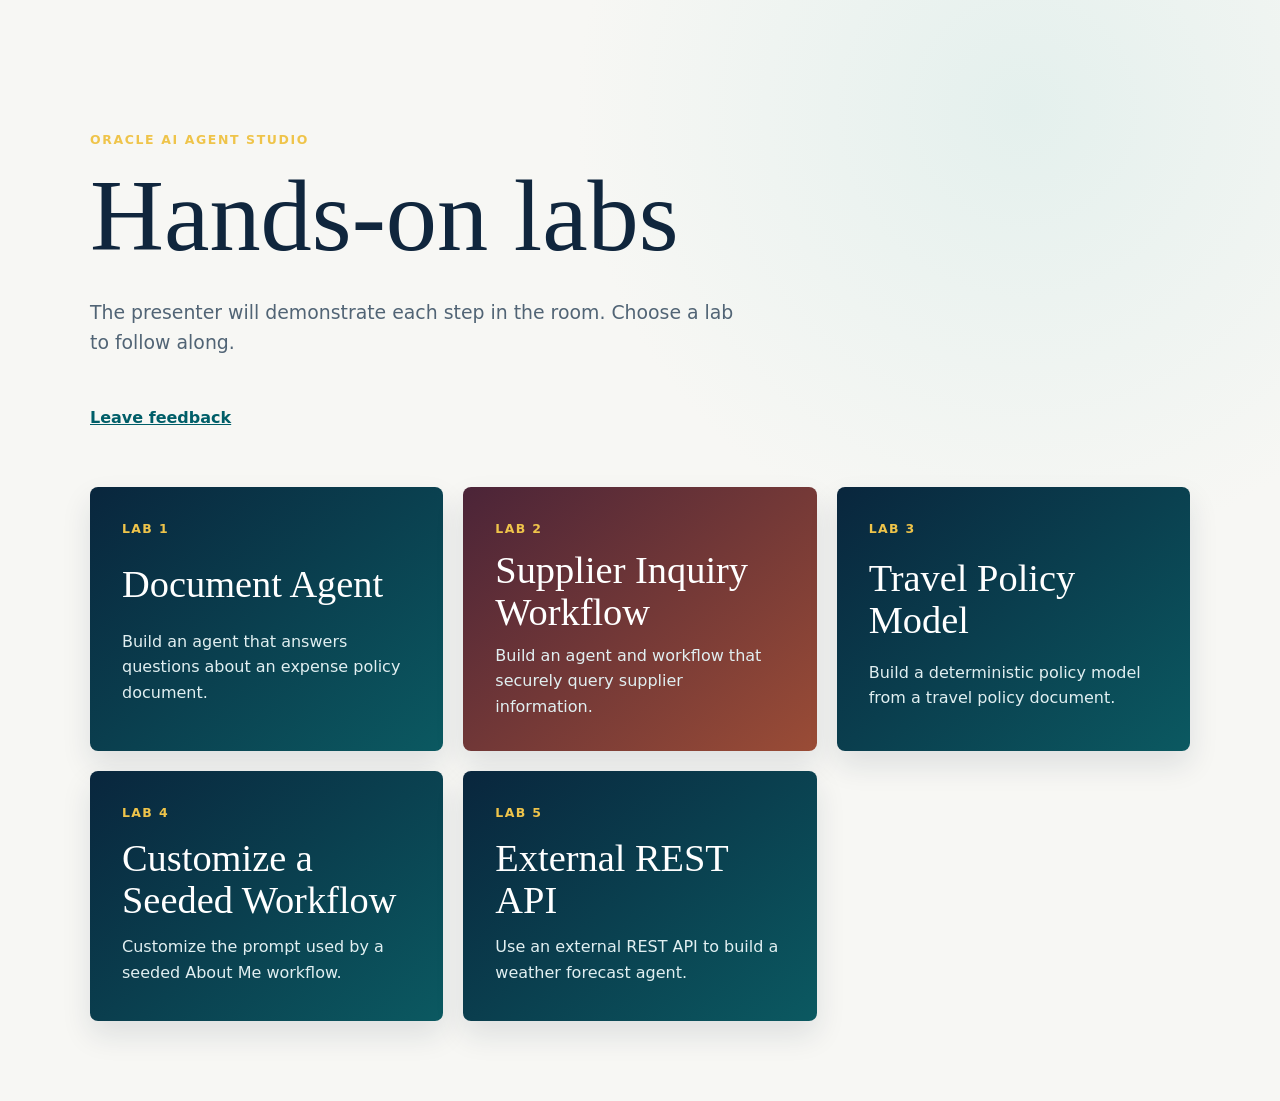
<file: index.html>
<!doctype html>
<html lang="en">
<head>
  <meta charset="utf-8">
  <meta name="viewport" content="width=device-width, initial-scale=1">
  <meta name="description" content="Step-by-step labs for Oracle AI Agent Studio.">
  <title>Oracle AI Agent Studio Labs</title>
  <link rel="stylesheet" href="styles.css">
</head>
<body>
  <main class="landing wrap">
    <a class="eyebrow landing-environment-link" href="environment.html">Oracle AI Agent Studio</a>
    <h1>Hands-on labs</h1>
    <p class="intro">The presenter will demonstrate each step in the room. Choose a lab to follow along.</p>
    <p><a class="landing-feedback-link" href="feedback.html">Leave feedback</a></p>
    <nav class="lab-links" aria-label="Available labs">
      <a href="lab1/index.html">
        <span class="lab-number">Lab 1</span>
        <strong>Document Agent</strong>
        <span>Build an agent that answers questions about an expense policy document.</span>
      </a>
      <a href="lab2/index.html">
        <span class="lab-number">Lab 2</span>
        <strong>Supplier Inquiry Workflow</strong>
        <span>Build an agent and workflow that securely query supplier information.</span>
      </a>
      <a href="lab3/index.html">
        <span class="lab-number">Lab 3</span>
        <strong>Travel Policy Model</strong>
        <span>Build a deterministic policy model from a travel policy document.</span>
      </a>
      <a href="lab4/index.html">
        <span class="lab-number">Lab 4</span>
        <strong>Customize a Seeded Workflow</strong>
        <span>Customize the prompt used by a seeded About Me workflow.</span>
      </a>
      <a href="lab5/index.html">
        <span class="lab-number">Lab 5</span>
        <strong>External REST API</strong>
        <span>Use an external REST API to build a weather forecast agent.</span>
      </a>
    </nav>
  </main>
</body>
</html>
</file>
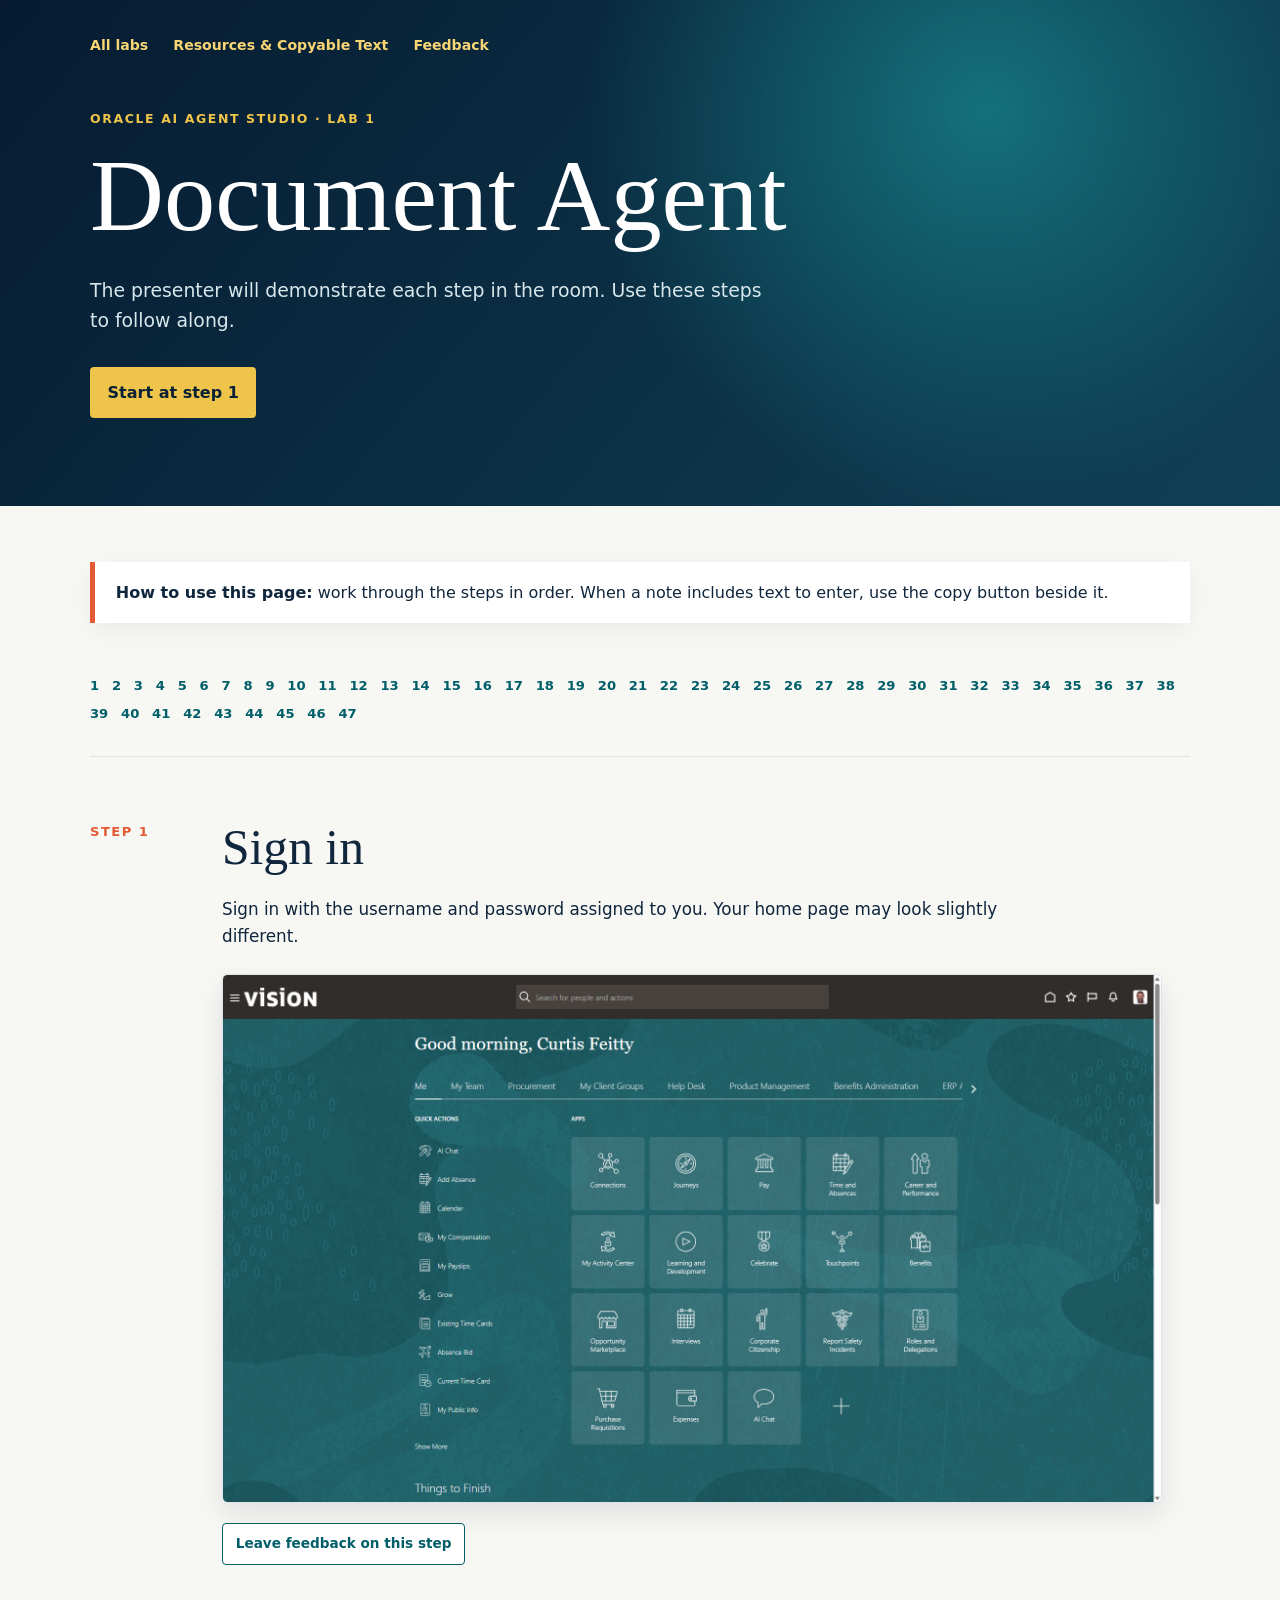
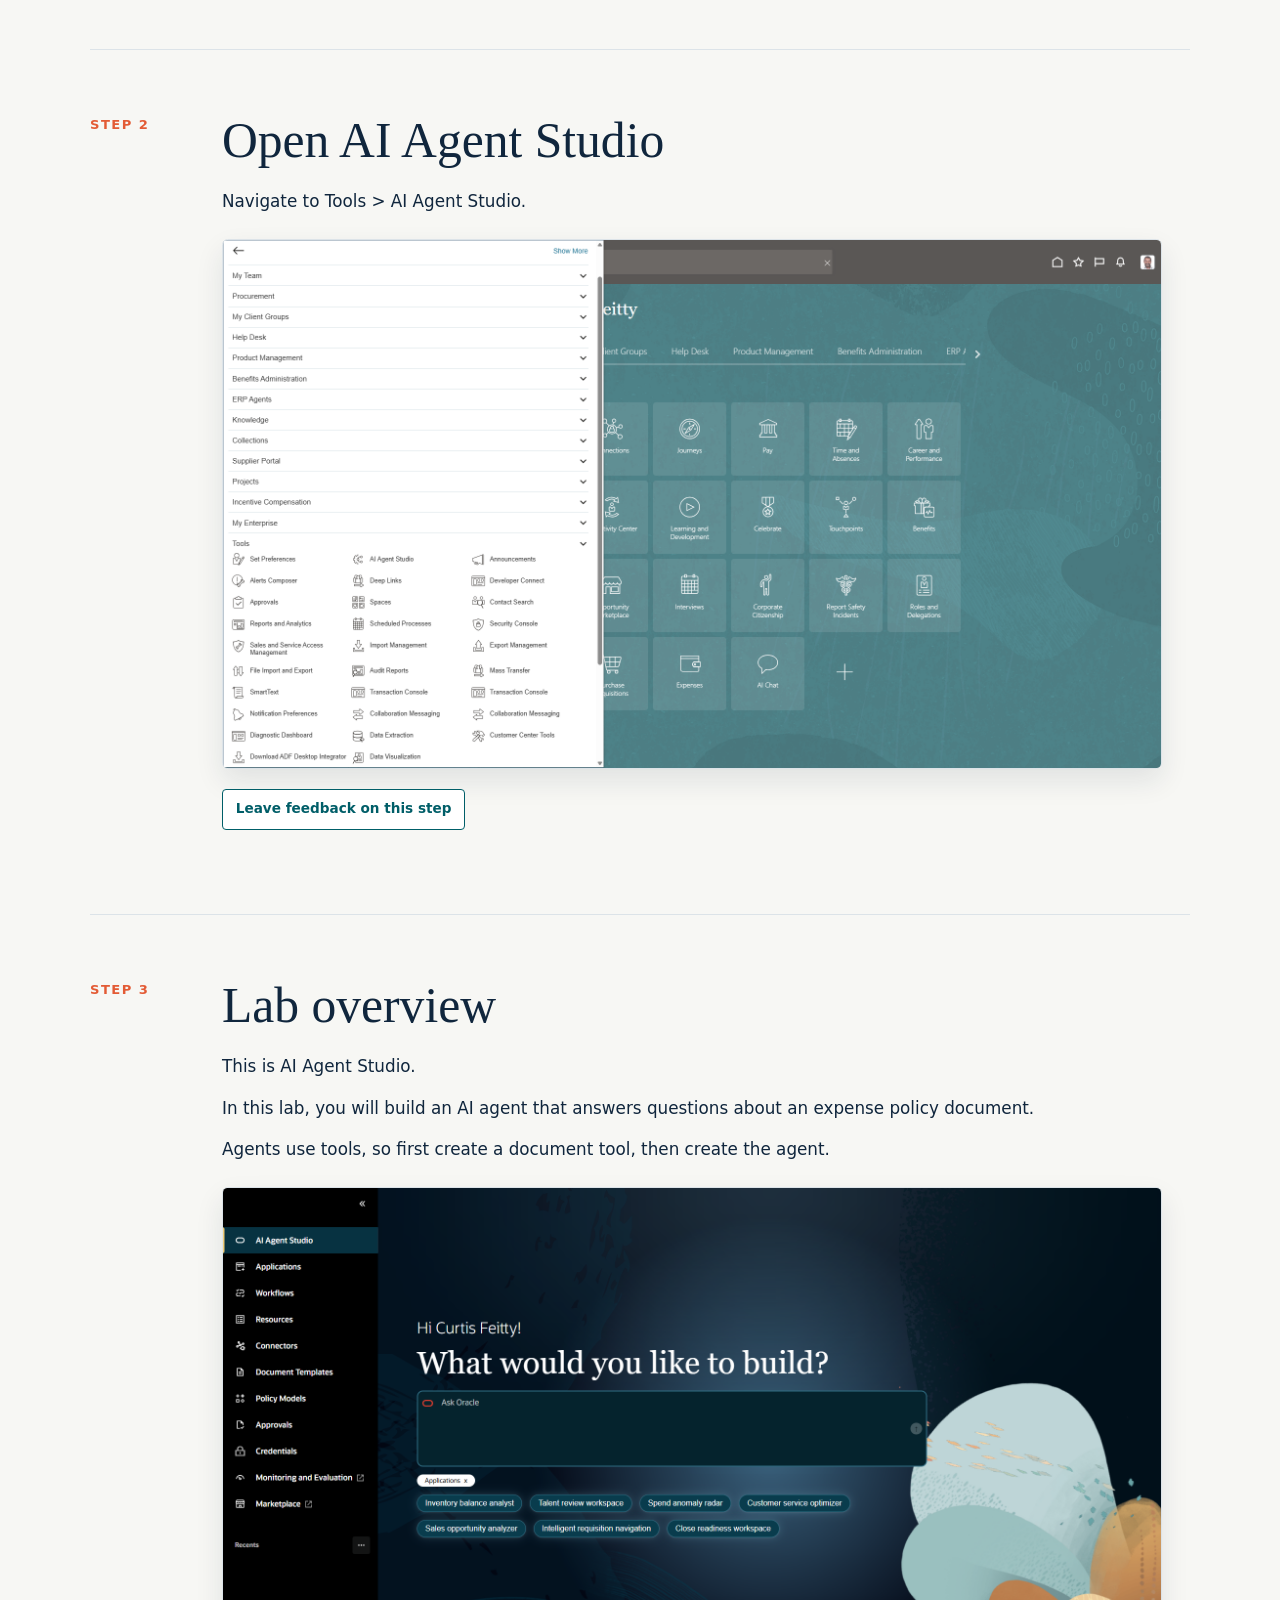
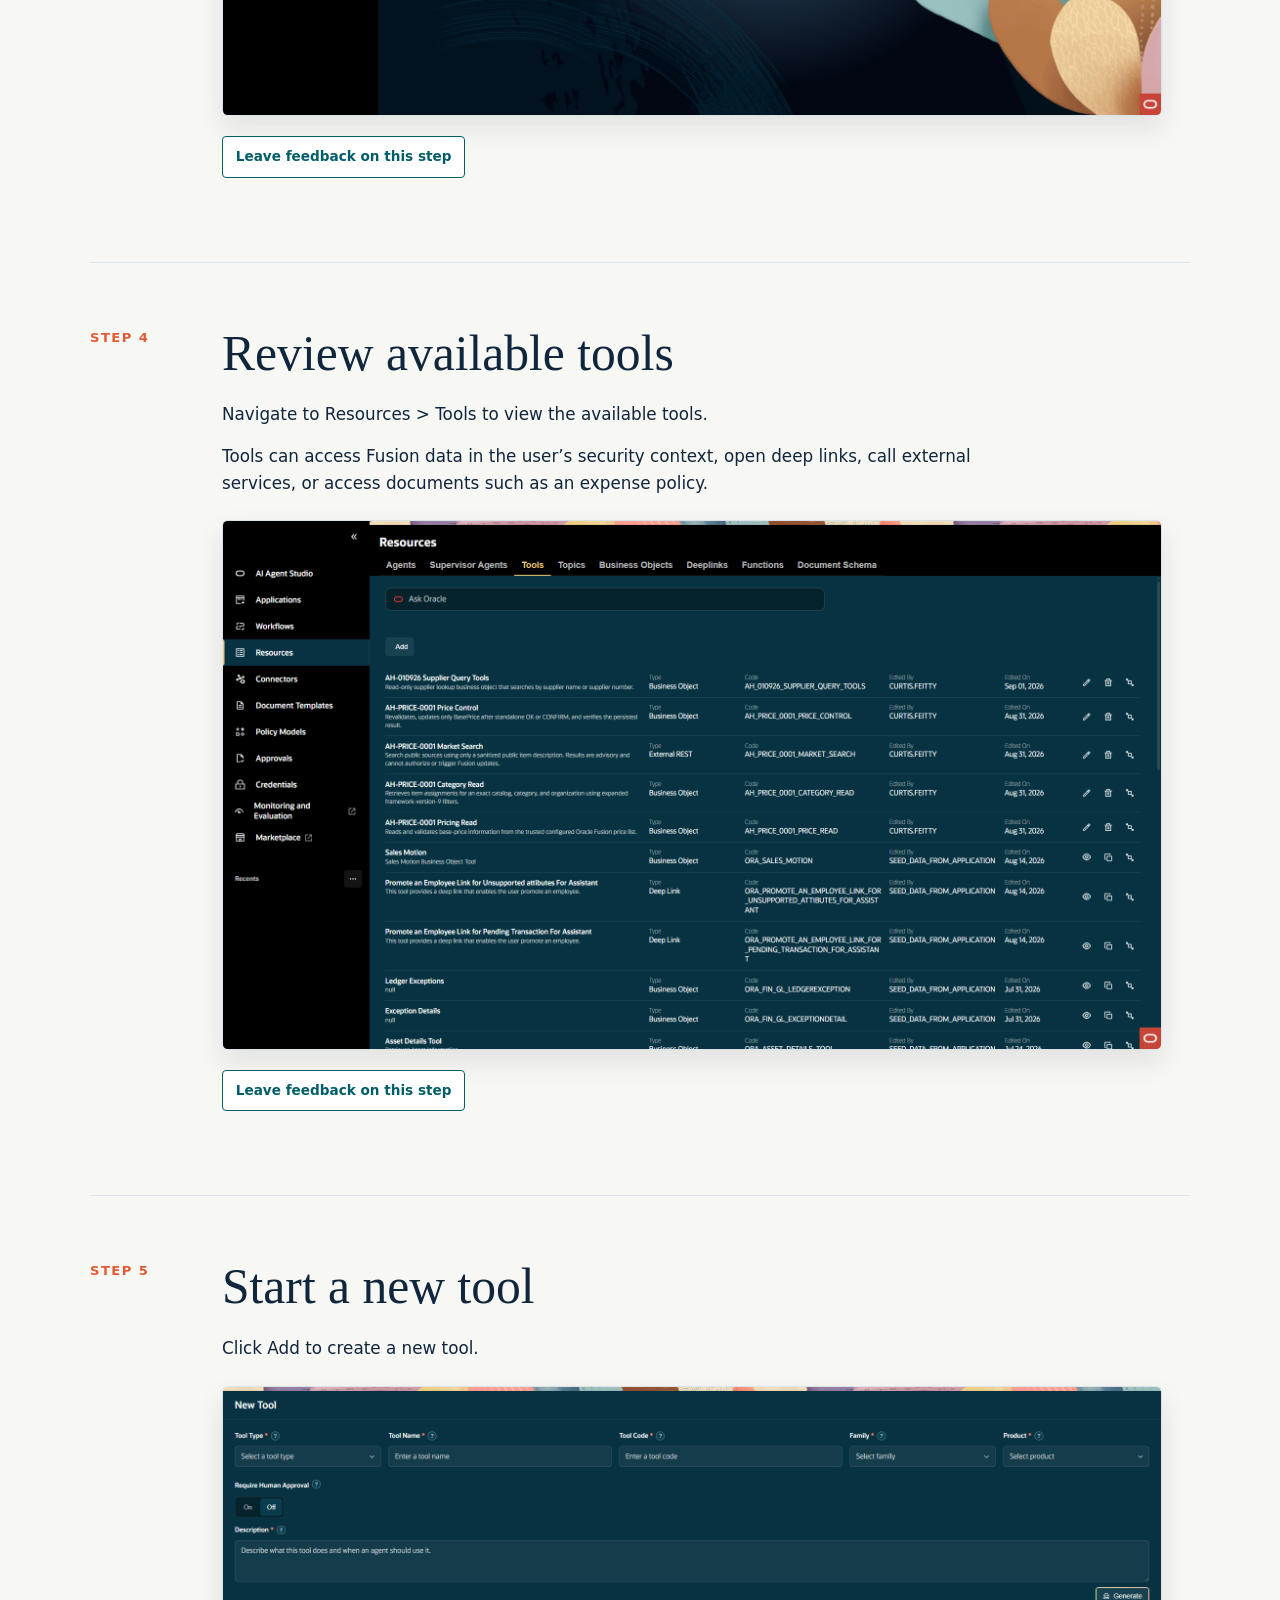
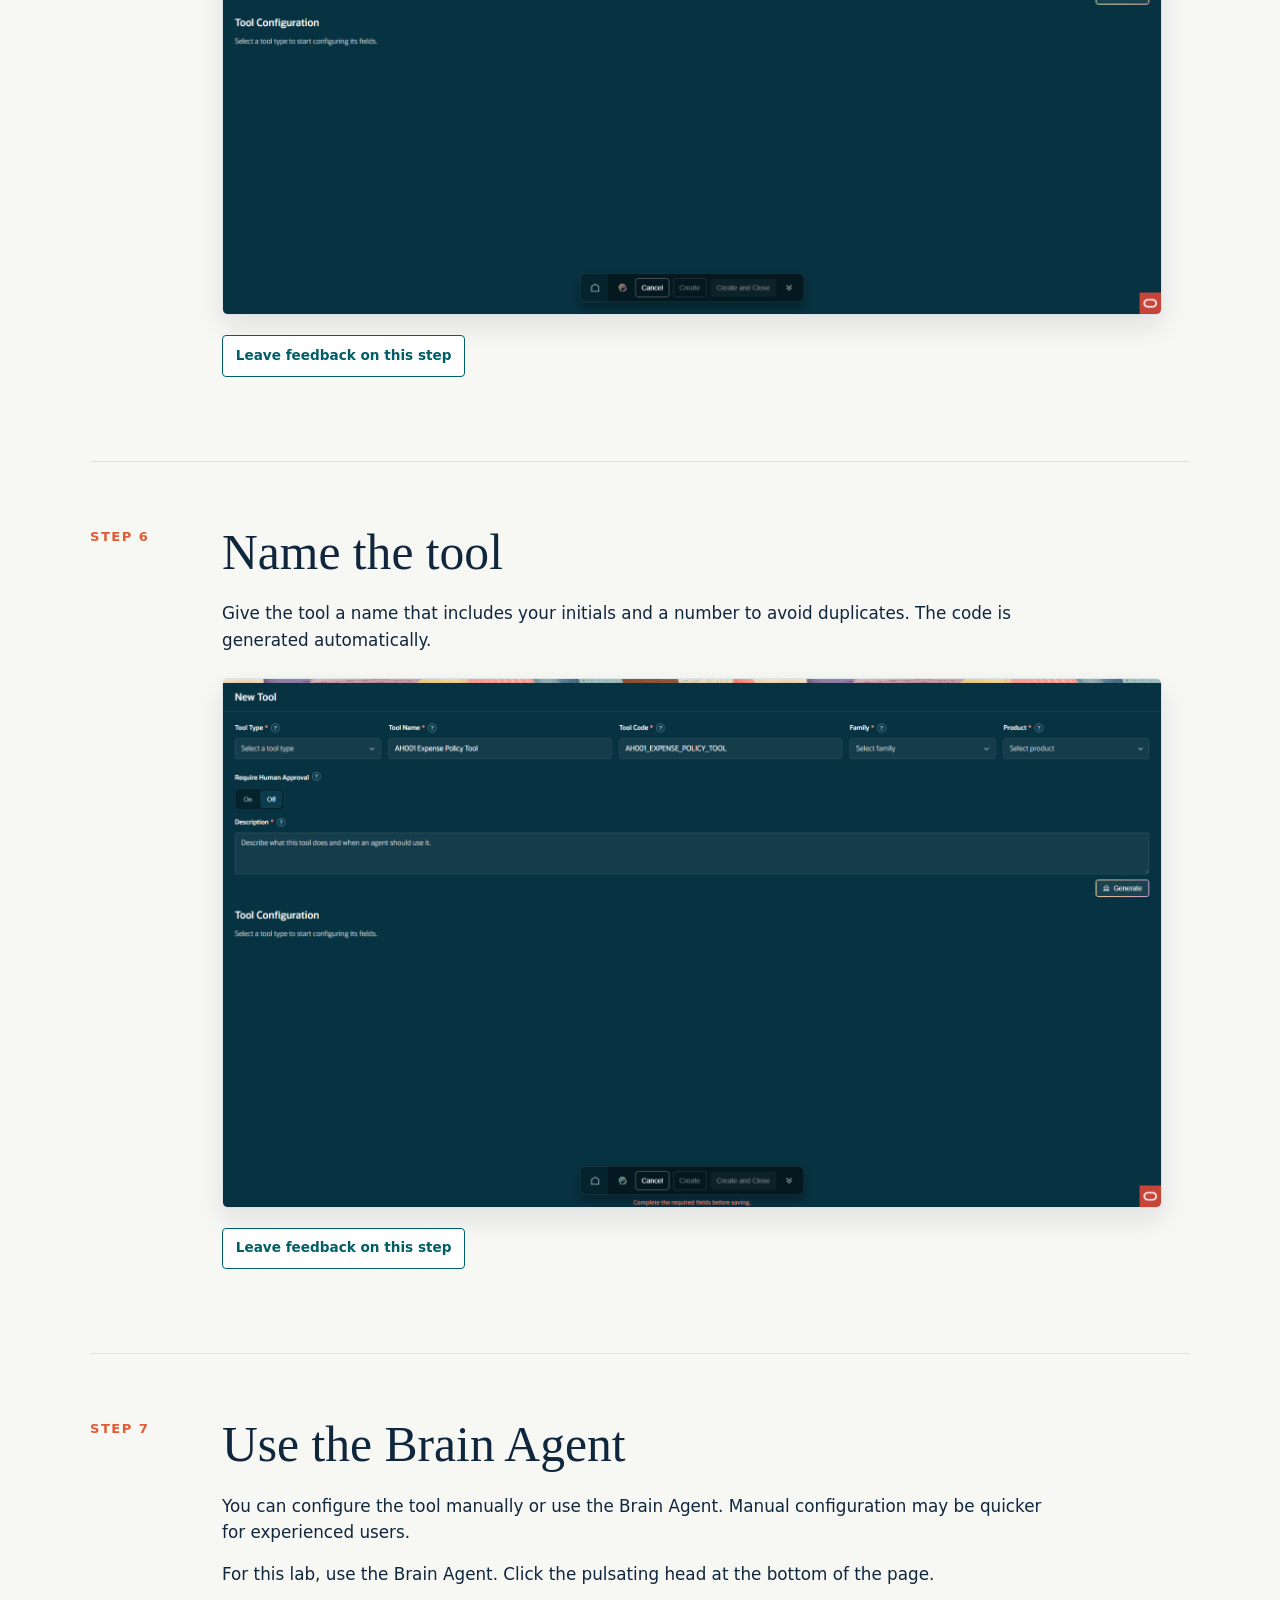
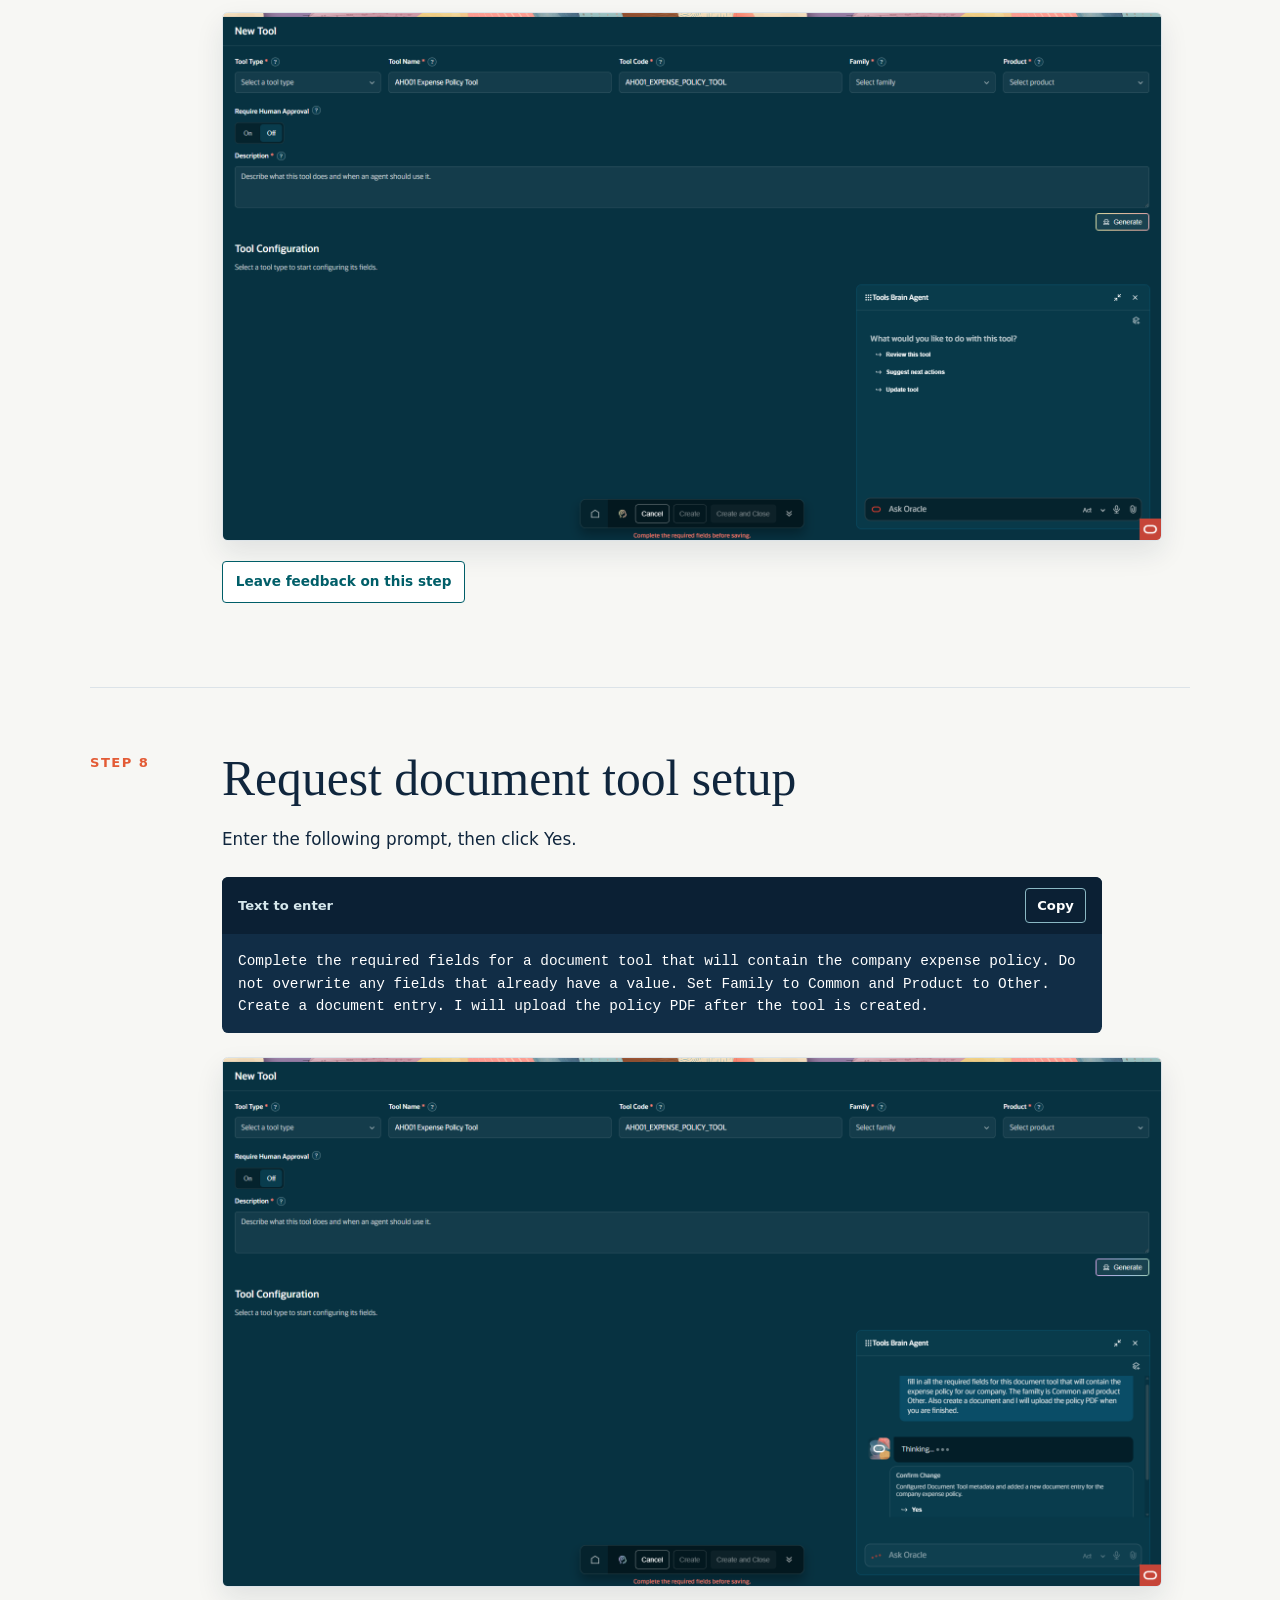
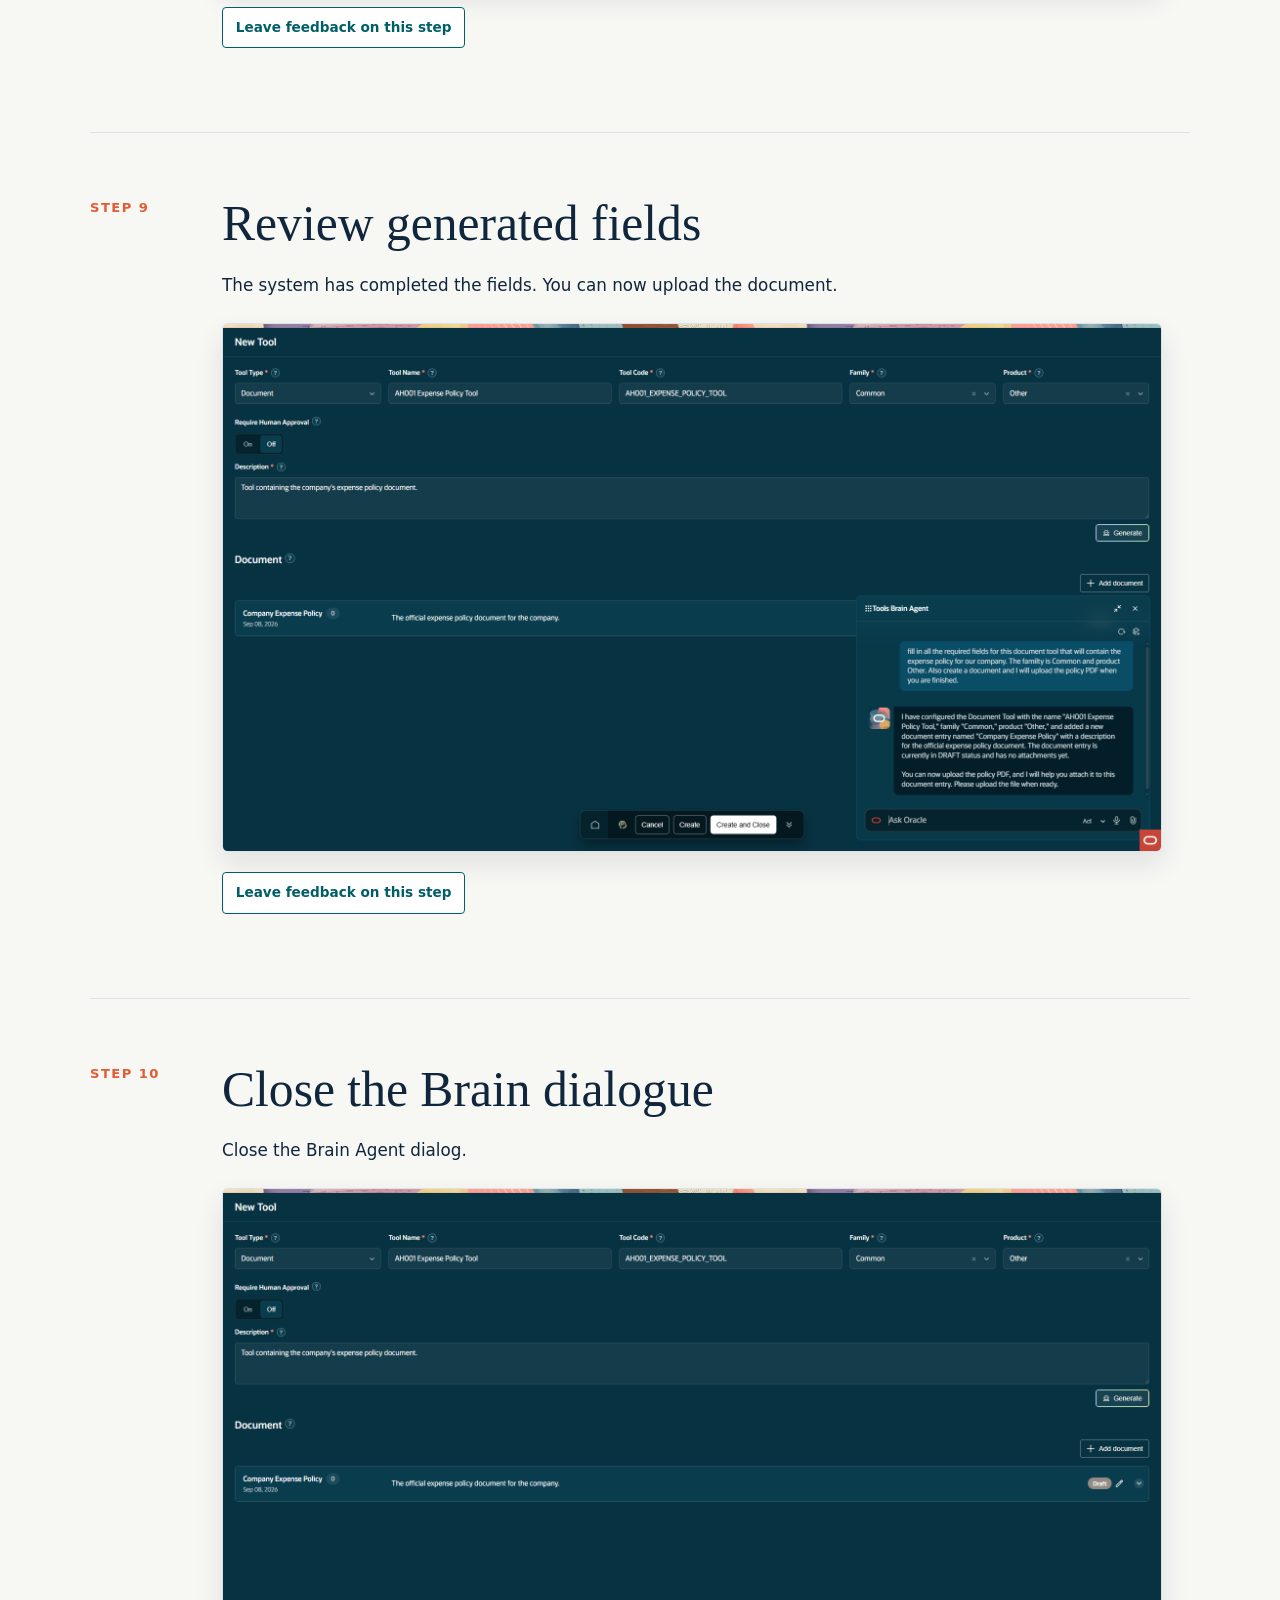
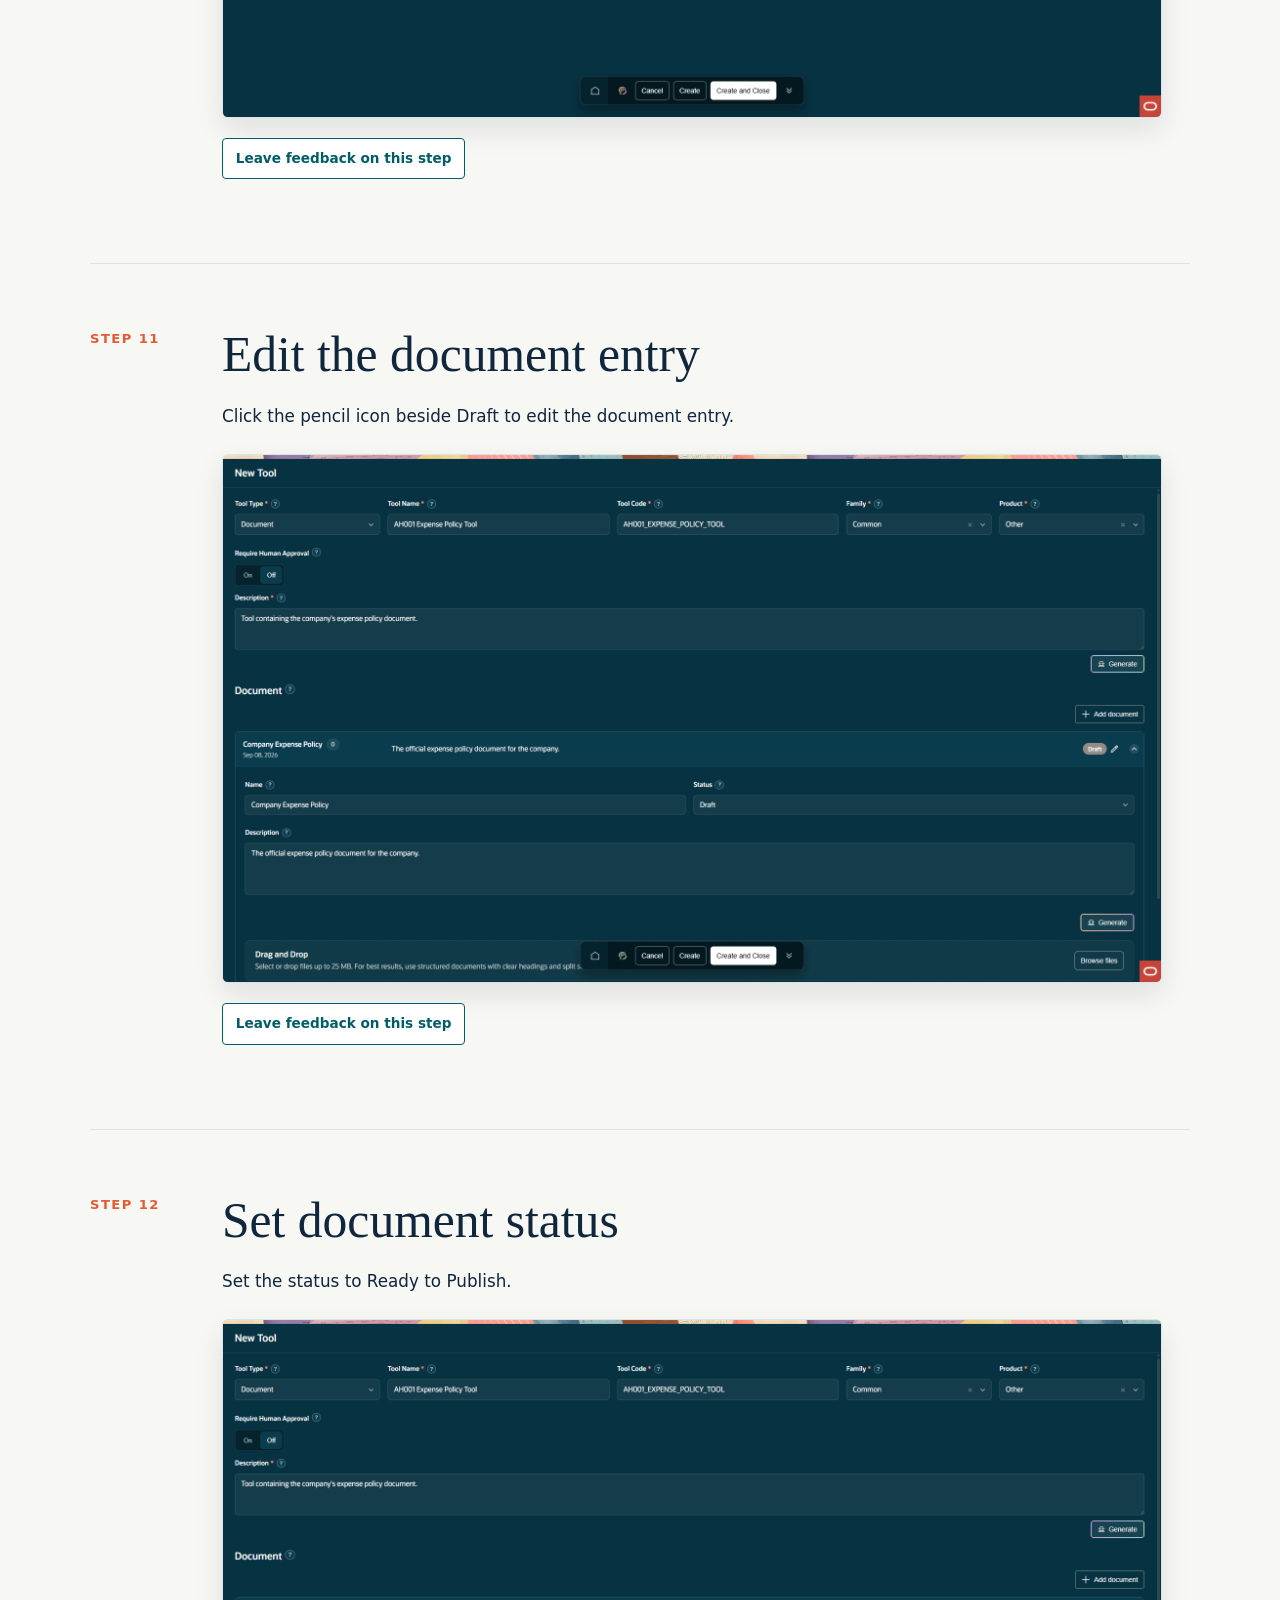
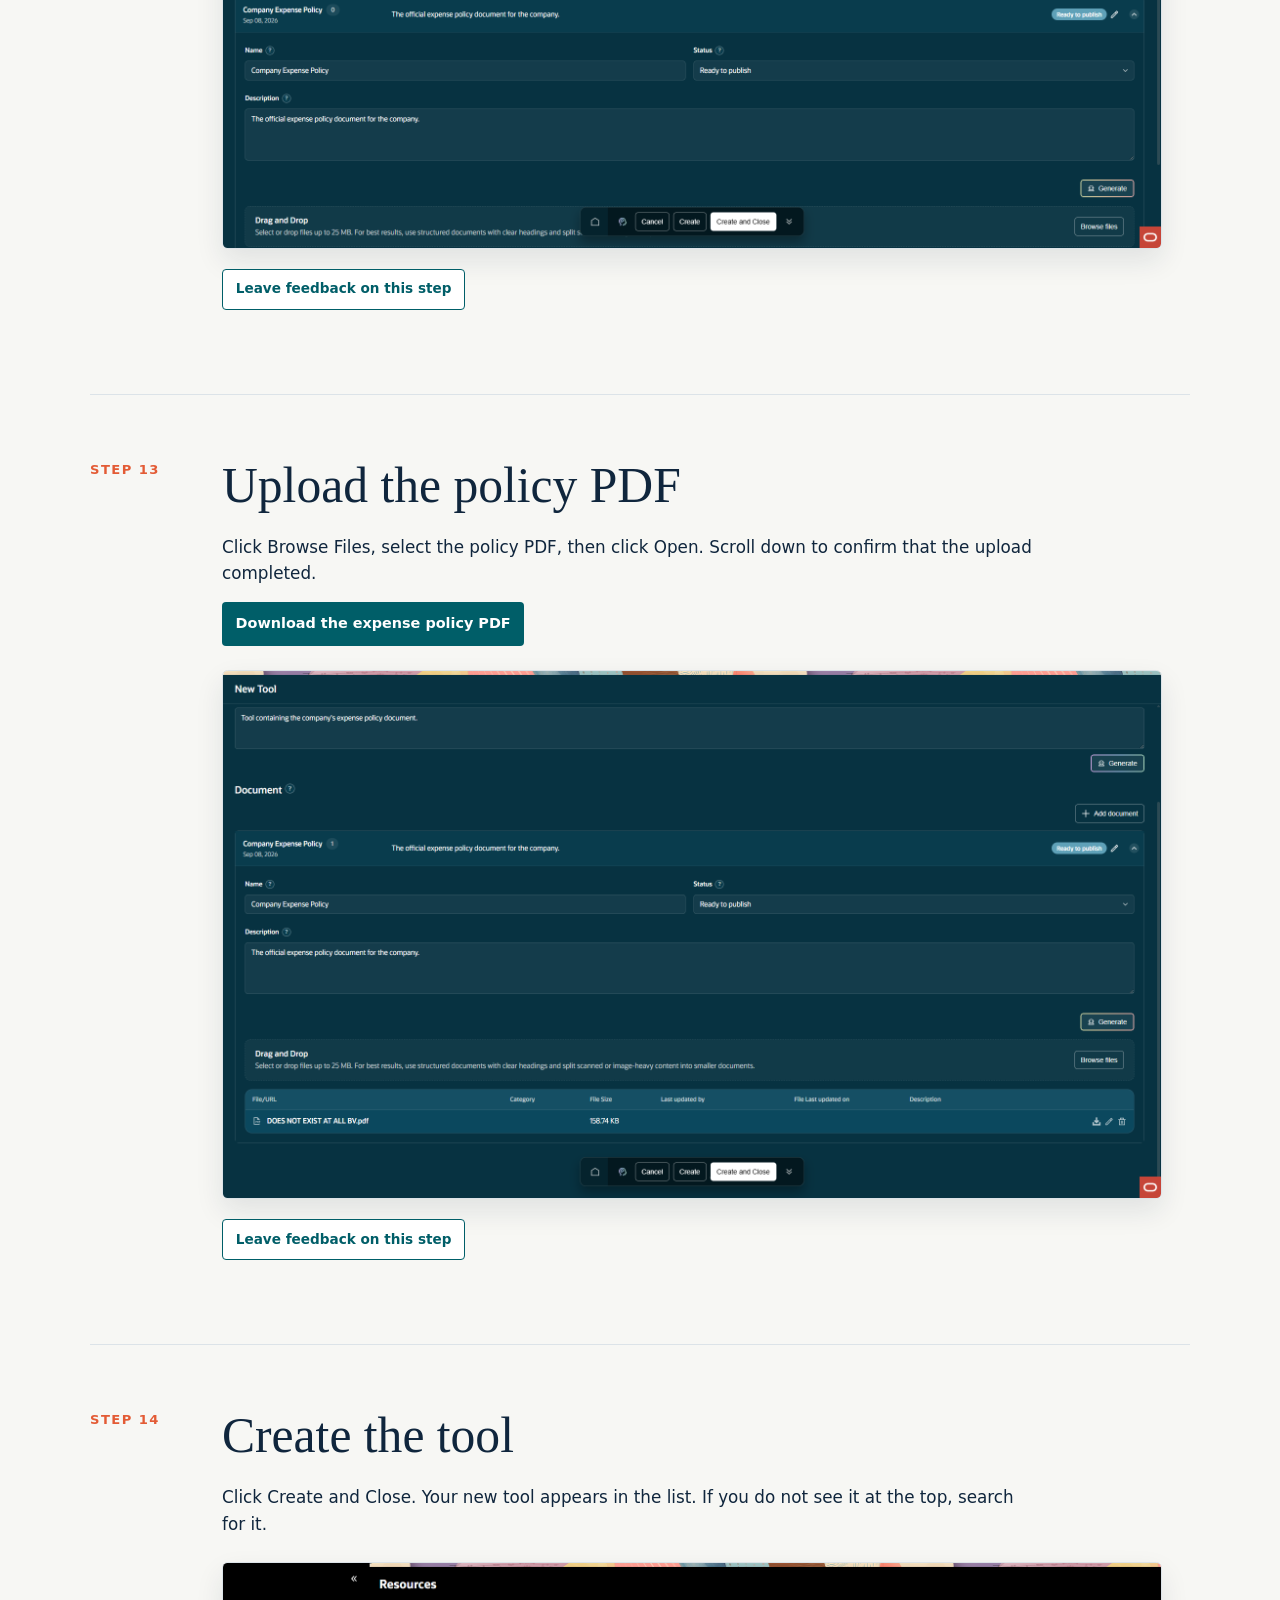
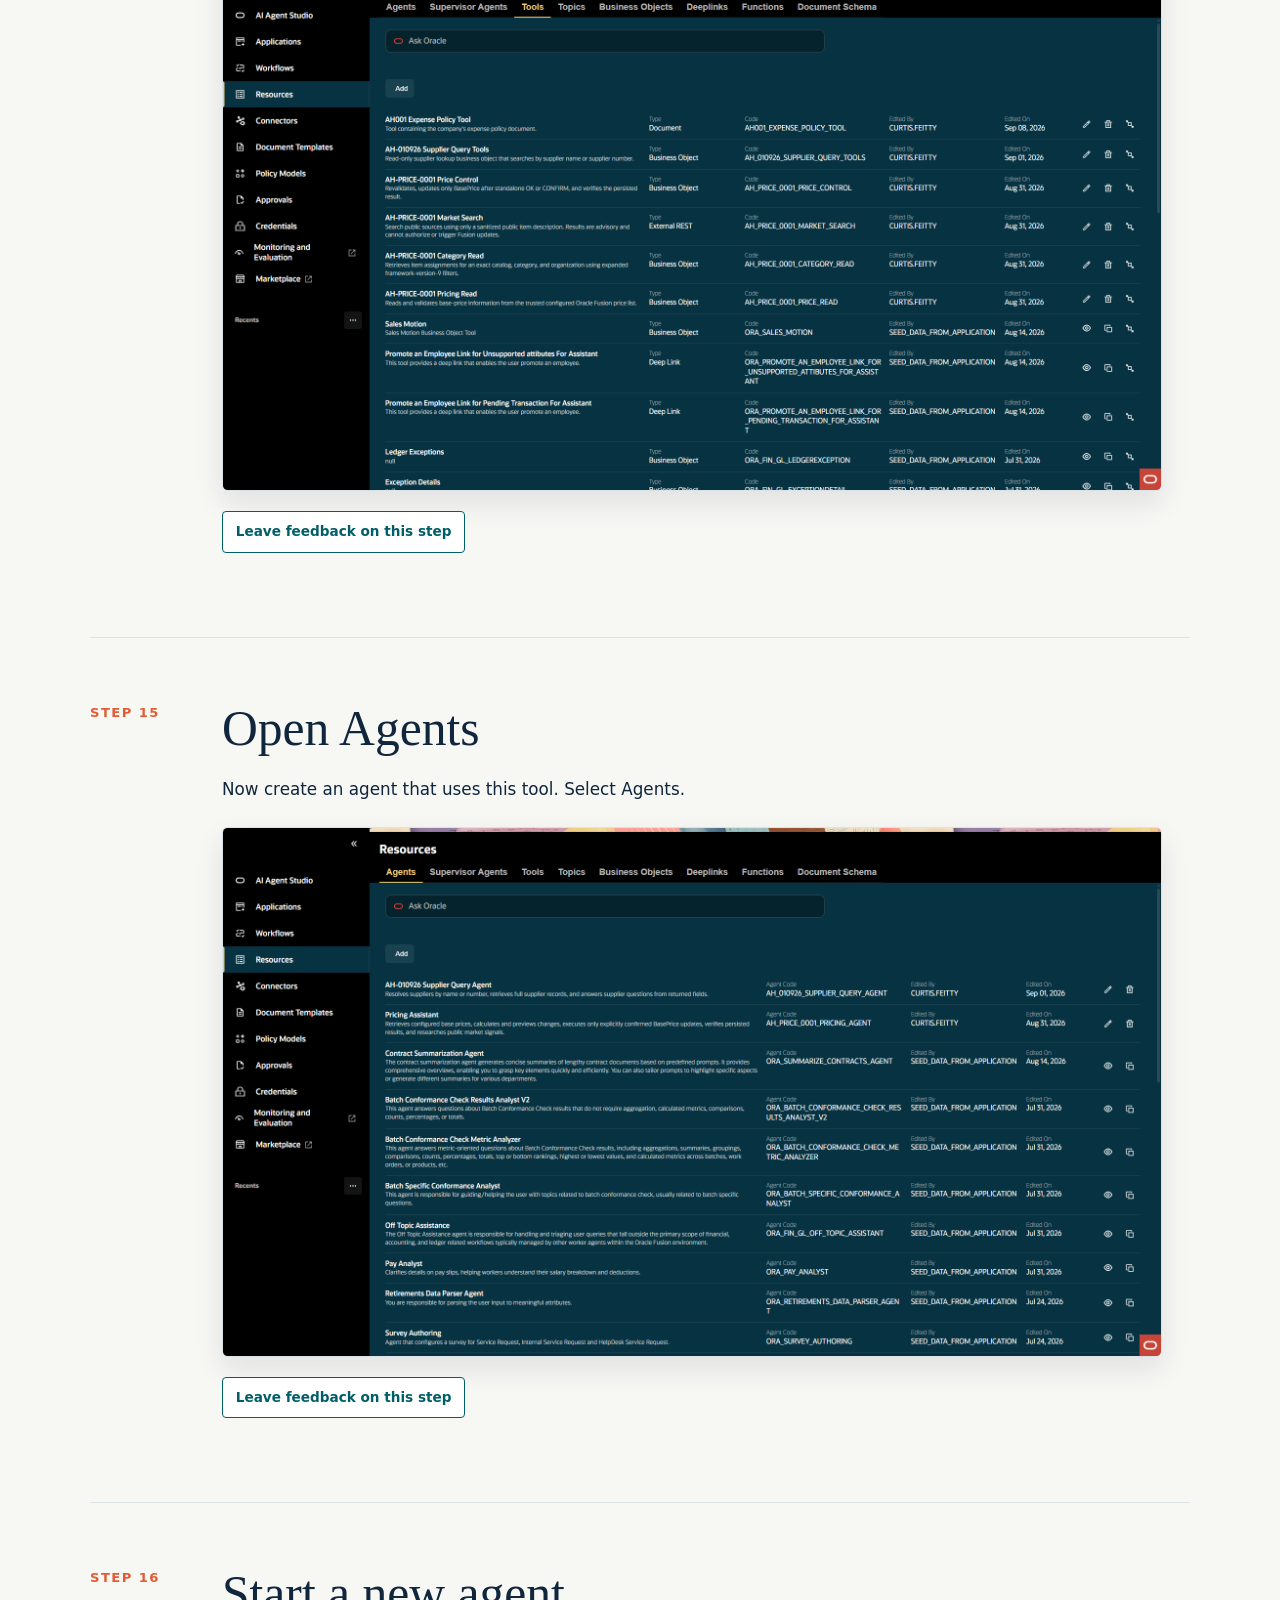
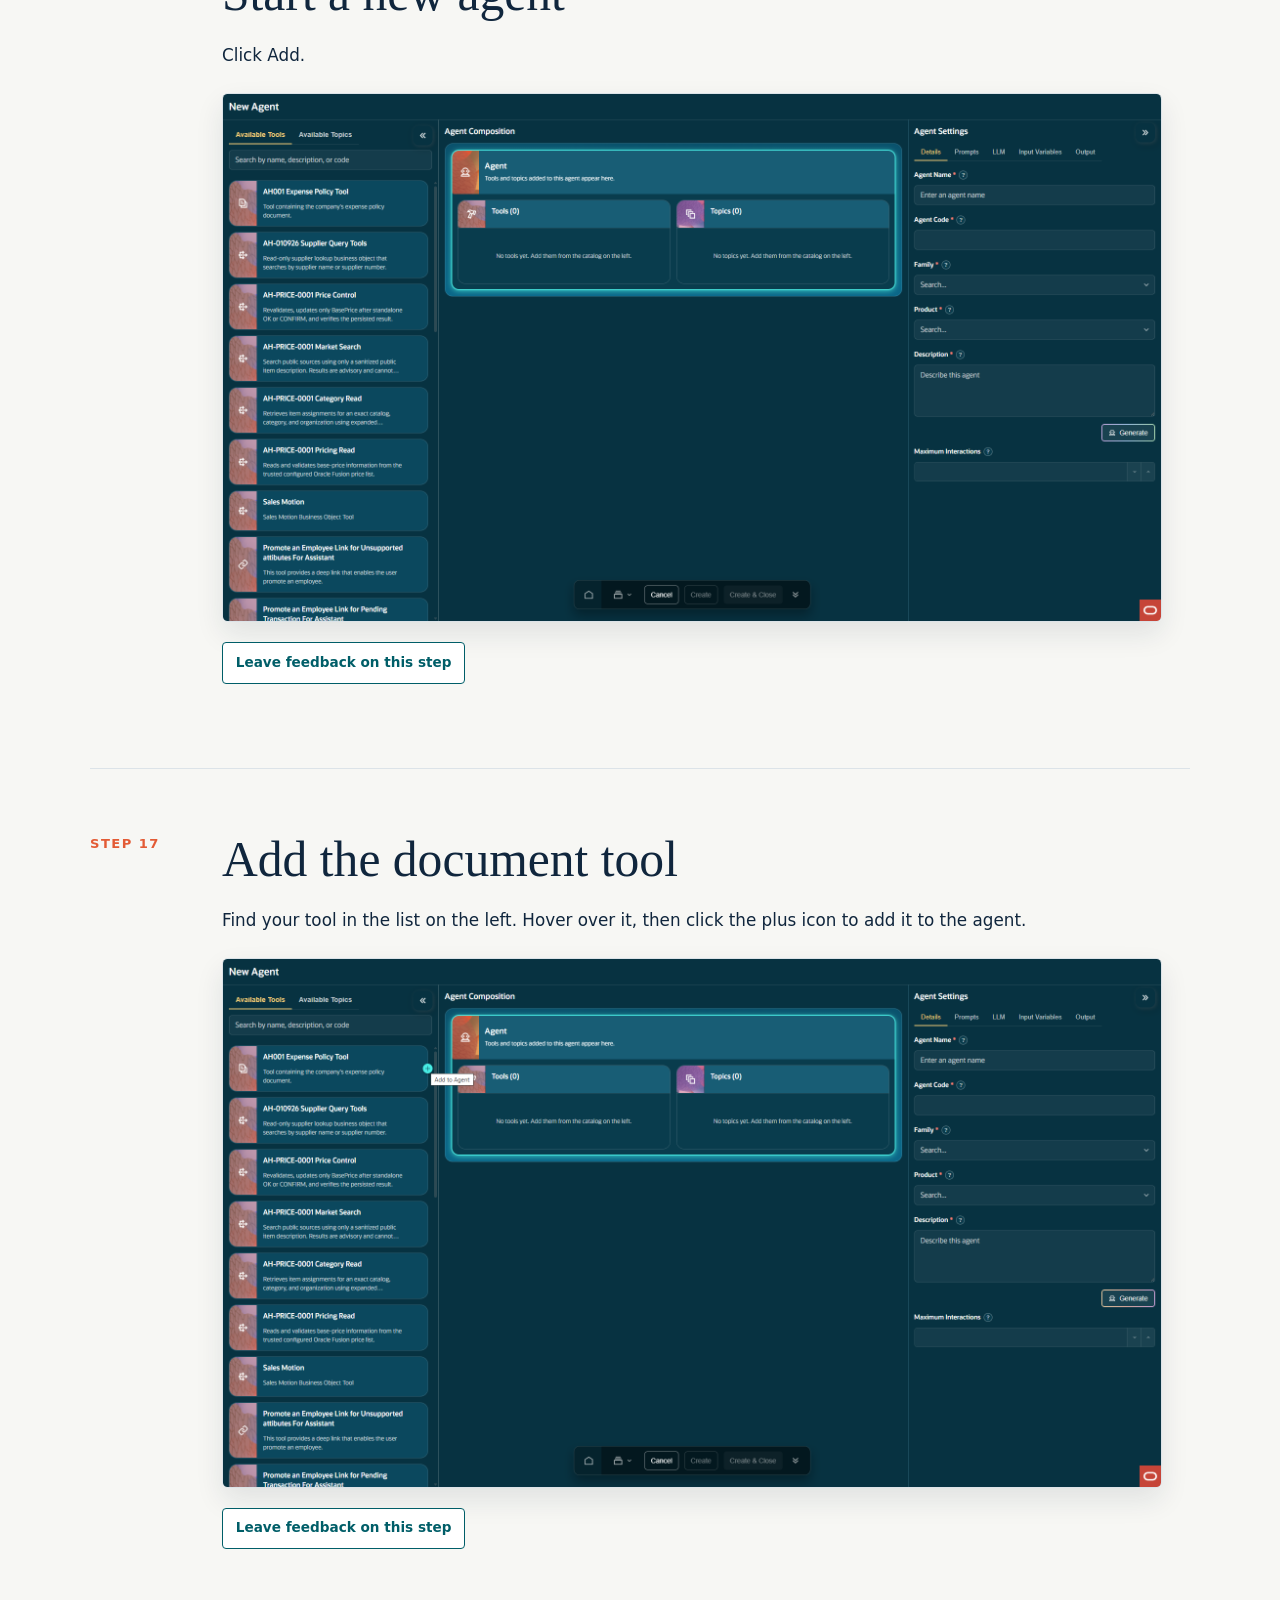
<file: lab1/index.html>
<!doctype html>
<html lang="en">
<head>
  <meta charset="utf-8">
  <meta name="viewport" content="width=device-width, initial-scale=1">
  <meta name="description" content="Lab 1: Document Agent. A step-by-step Oracle AI Agent Studio walkthrough.">
  <title>Lab 1 | Document Agent</title>
  <link rel="stylesheet" href="styles.css">
</head>
<body>
  <header class="hero">
    <div class="wrap">
      <a class="home-link" href="../index.html">All labs</a>
      <a class="resources-link" href="resources.html">Resources &amp; Copyable Text</a>
      <a class="resources-link" href="../feedback.html">Feedback</a>
      <p class="eyebrow">Oracle AI Agent Studio · Lab 1</p>
      <h1>Document Agent</h1>
      <p>The presenter will demonstrate each step in the room. Use these steps to follow along.</p>
      <a class="start" href="#slide-1">Start at step 1</a>
    </div>
  </header>
  <main class="wrap">
    <section class="orientation" aria-label="How to use this lab">
      <p><strong>How to use this page:</strong> work through the steps in order. When a note includes text to enter, use the copy button beside it.</p>
    </section>
    <nav class="contents" aria-label="Step navigation" id="contents"></nav>
    <section id="steps" aria-label="Lab steps"></section>
  </main>
  <footer class="wrap">Lab 1 · Document Agent</footer>
  <script src="script.js"></script>
  <script src="../feedback-config.js"></script>
  <script src="../feedback-widget.js"></script>
</body>
</html>
</file>
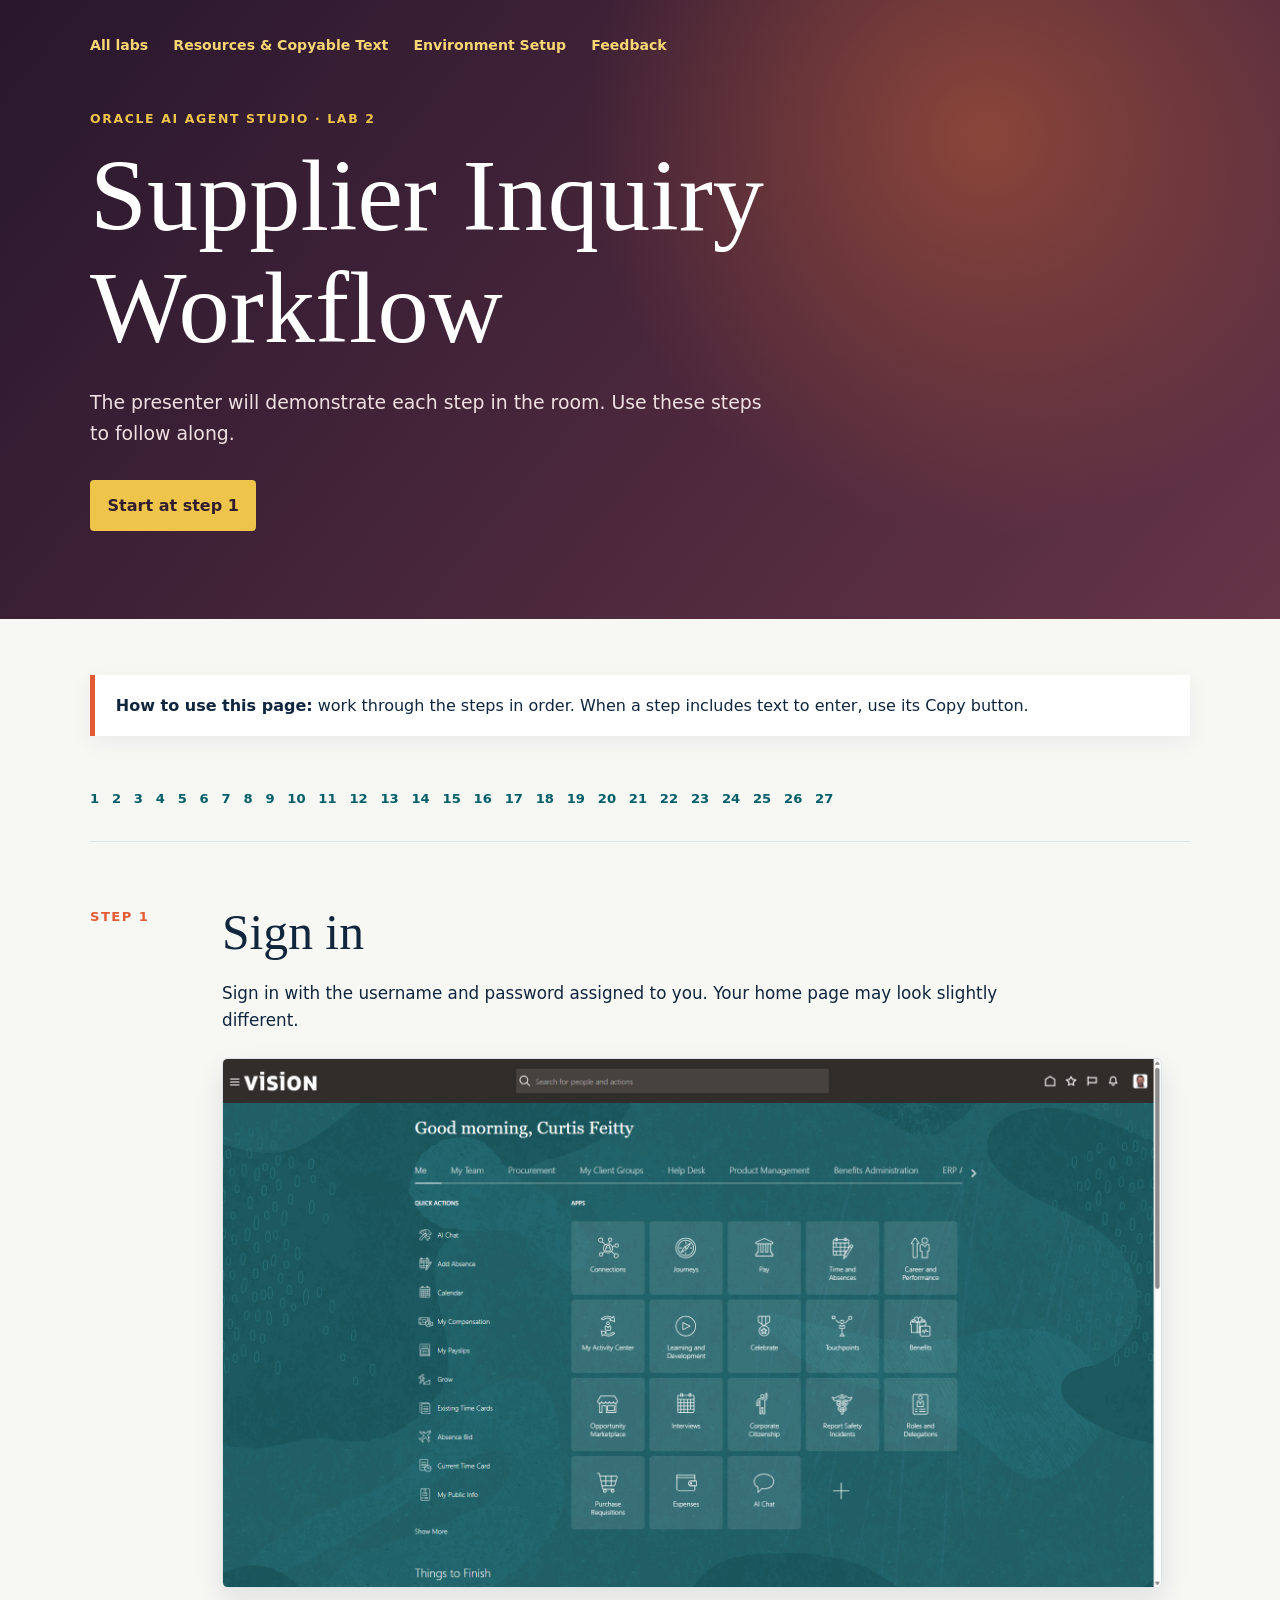
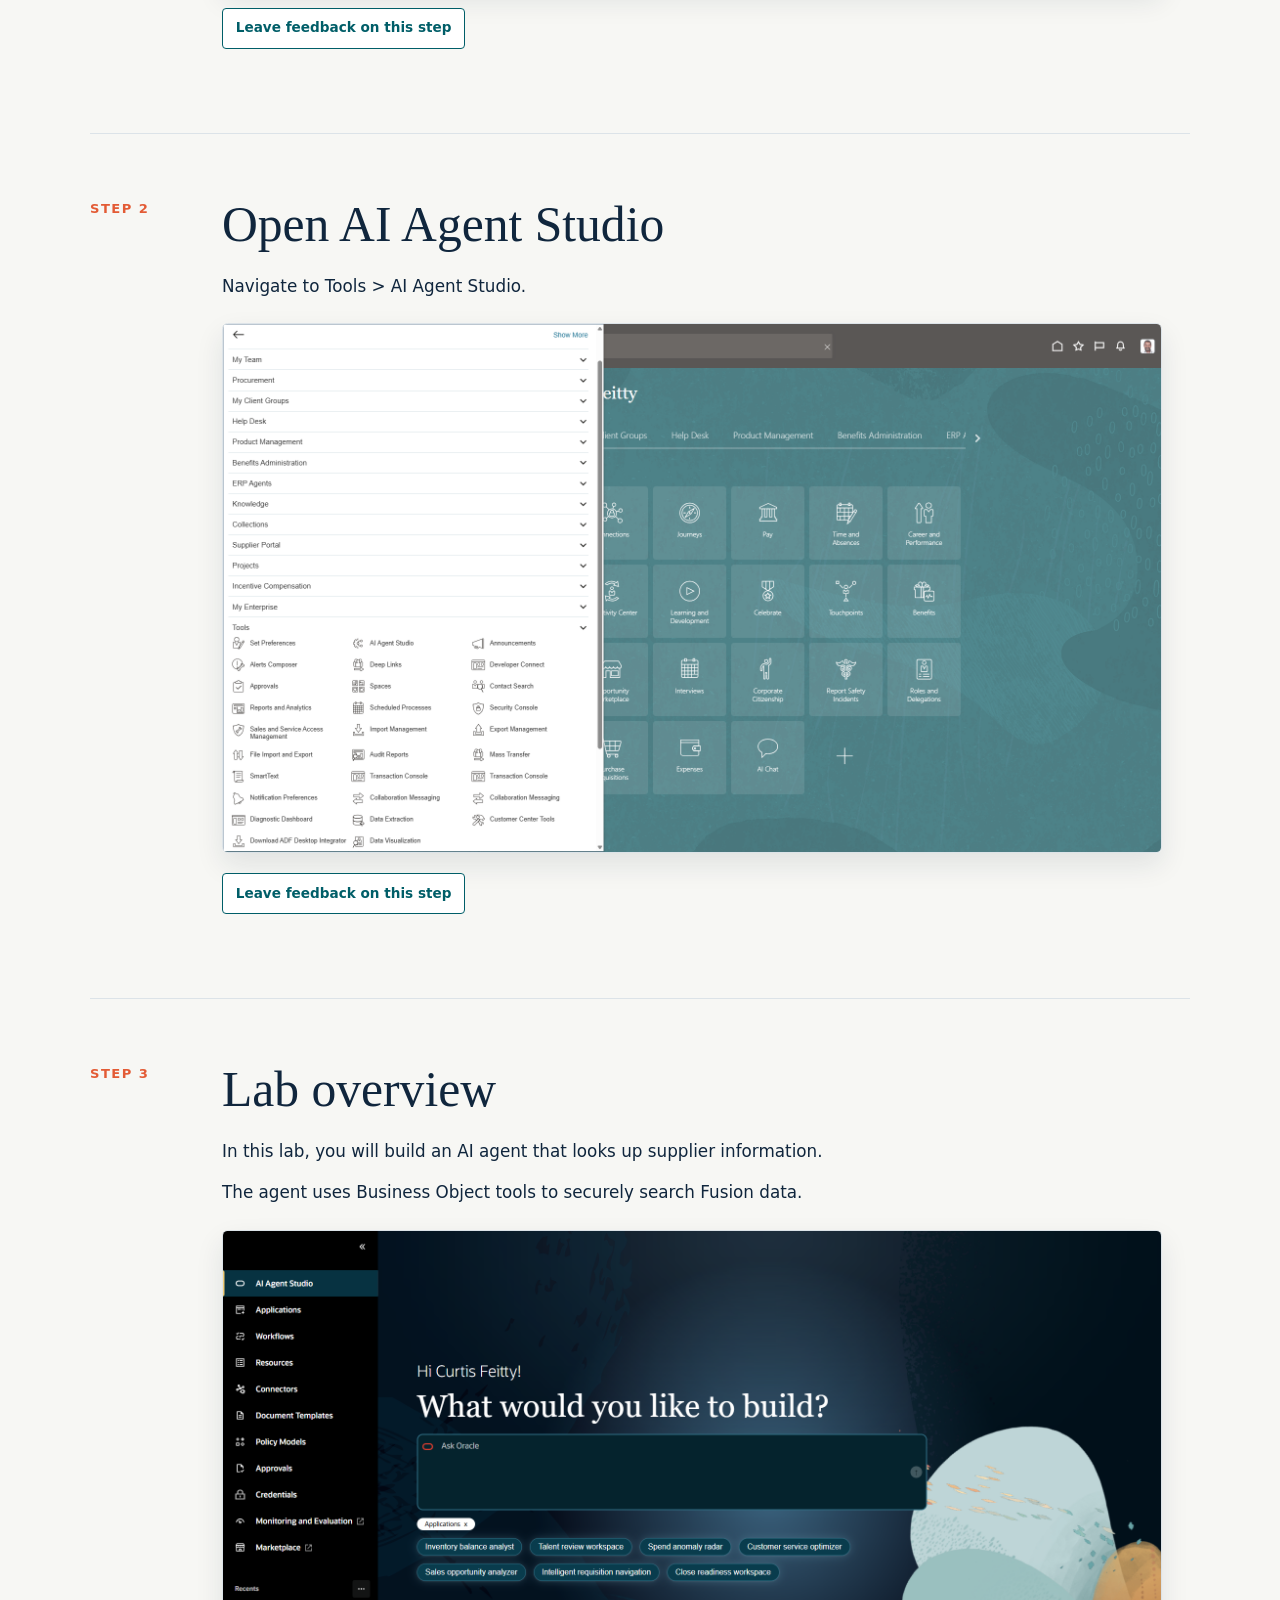
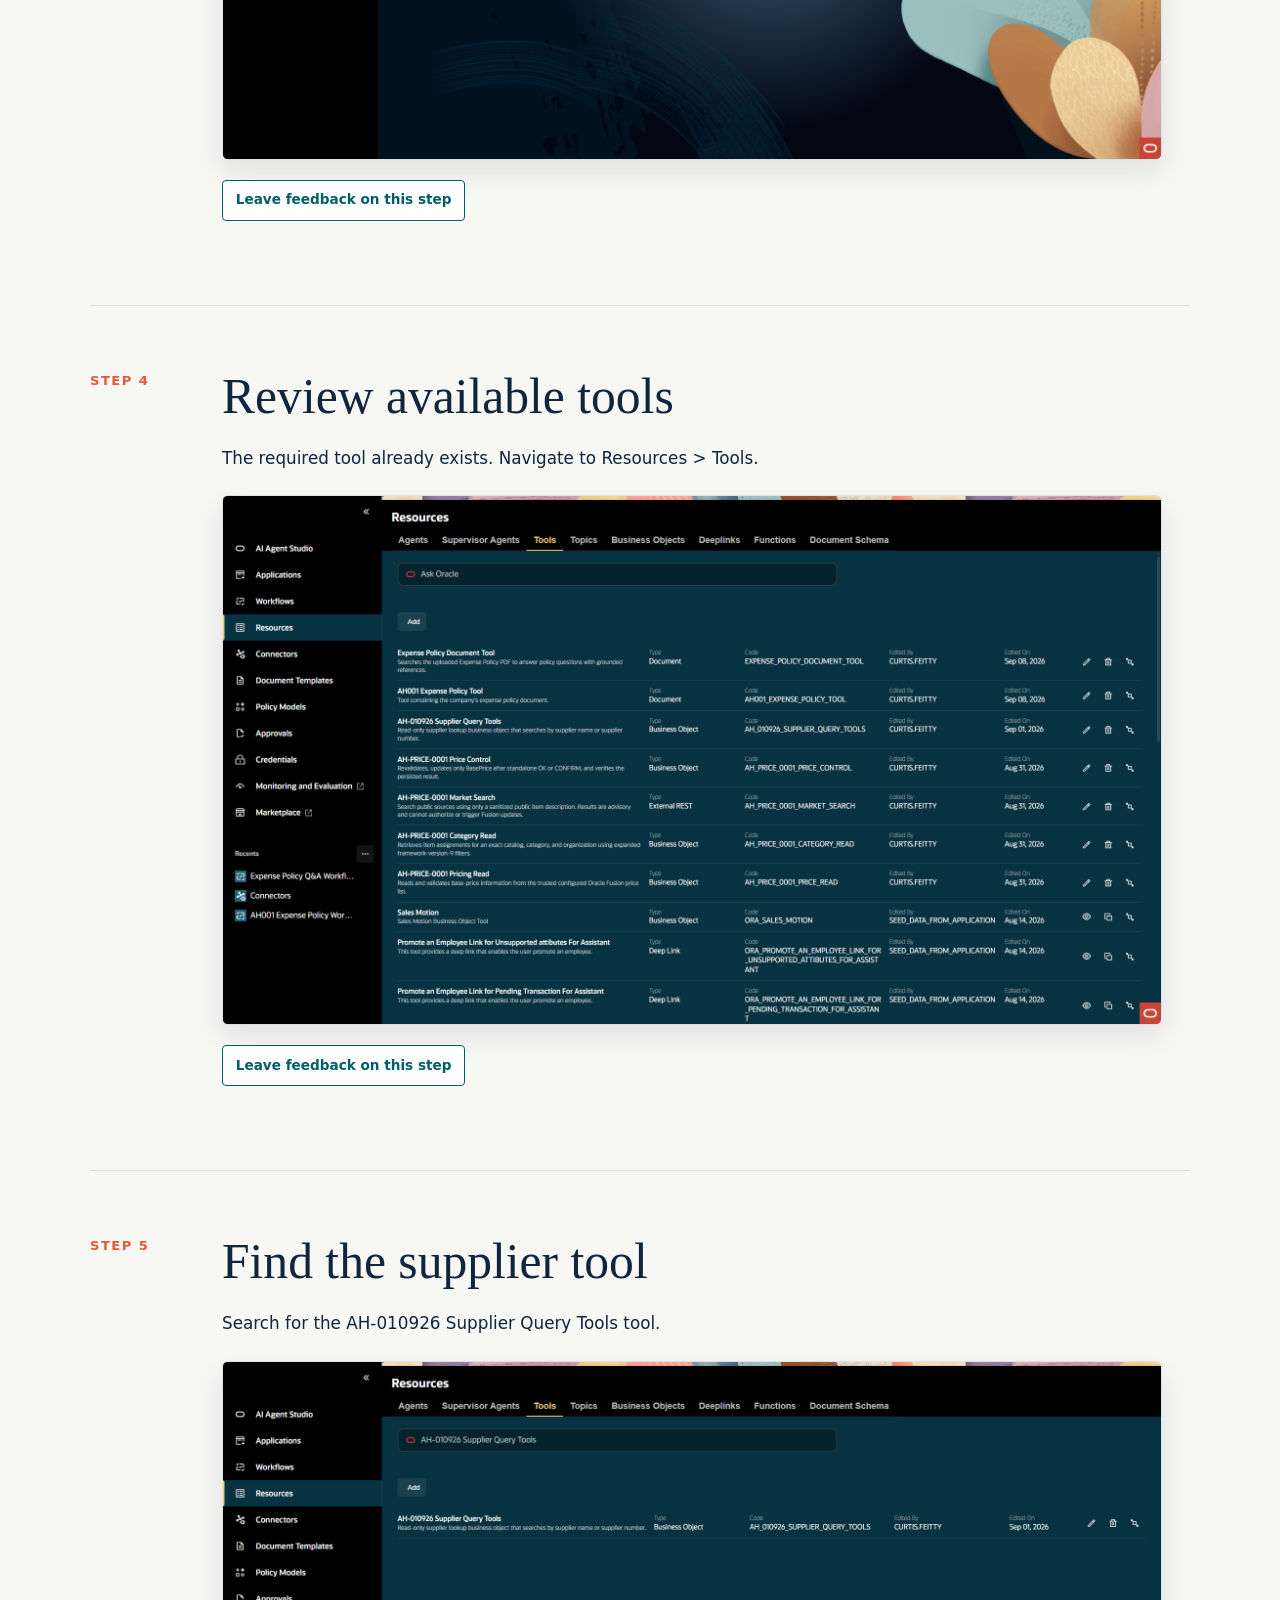
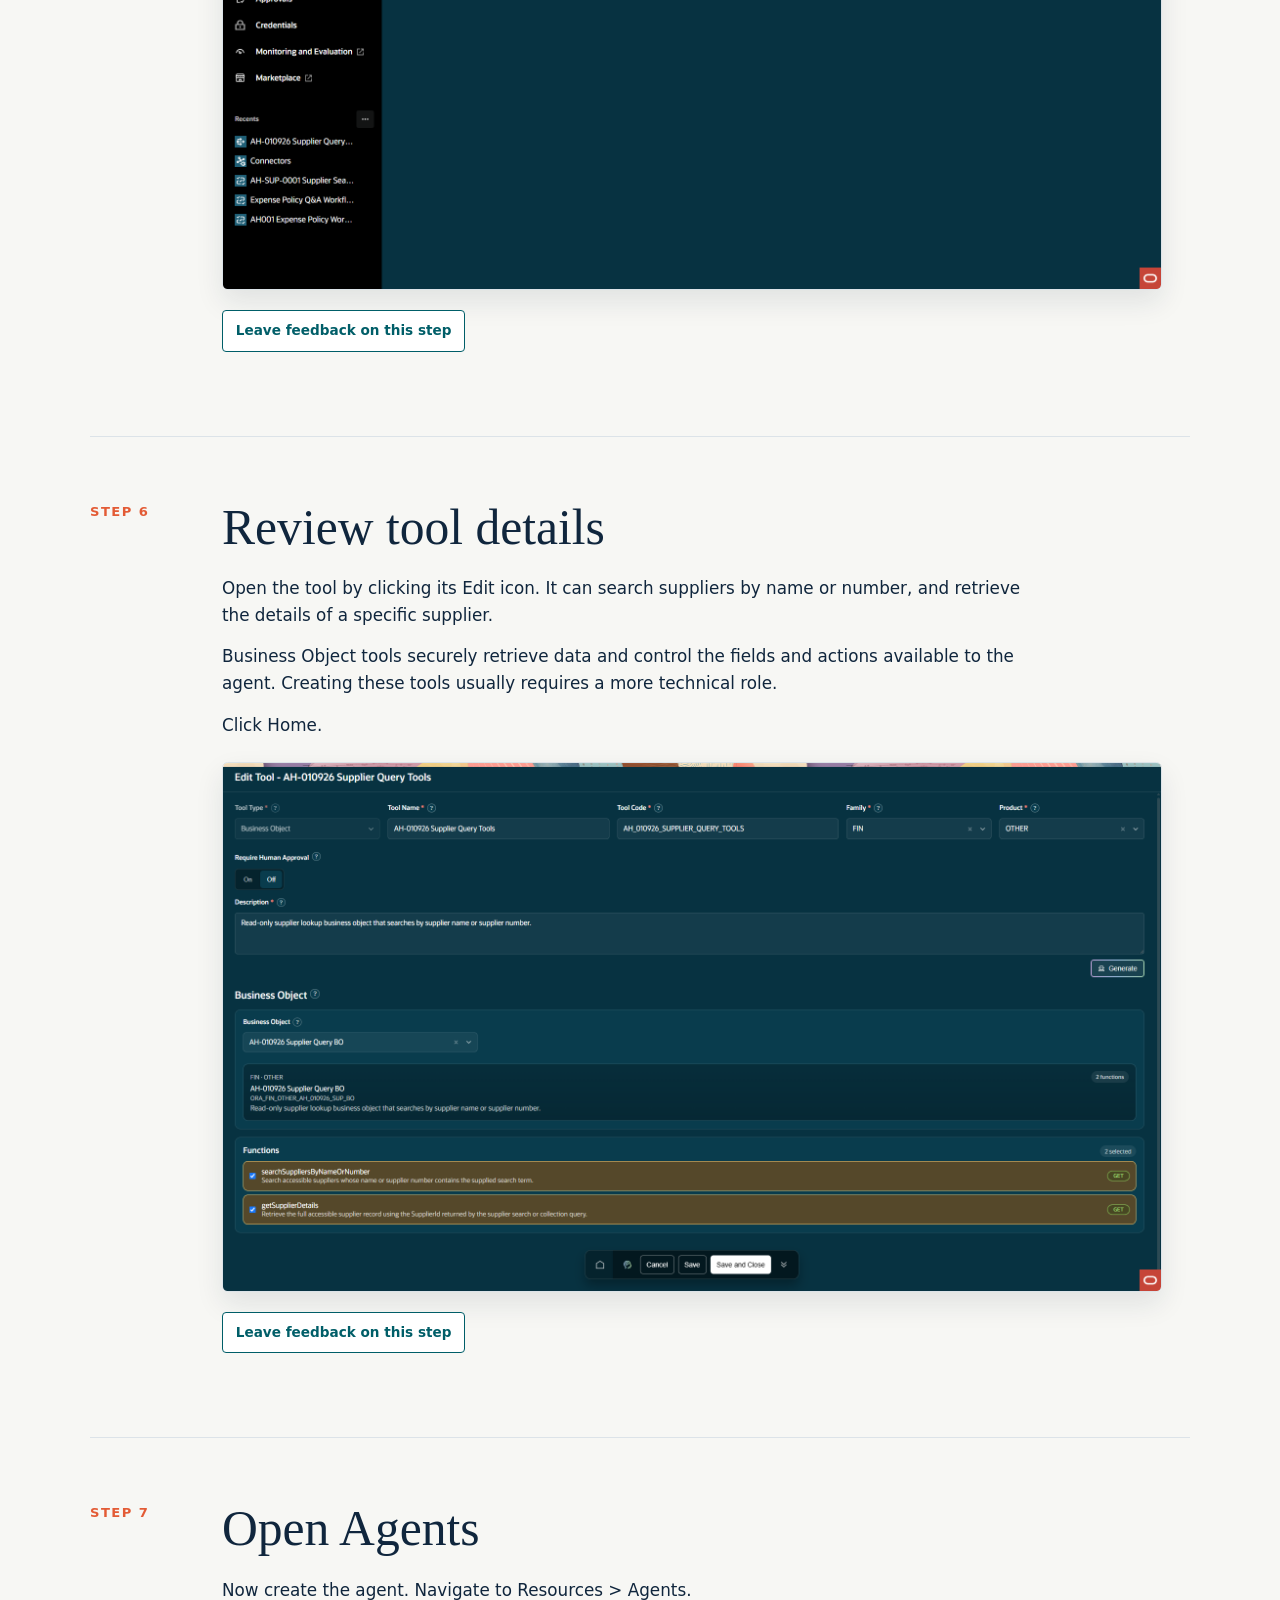
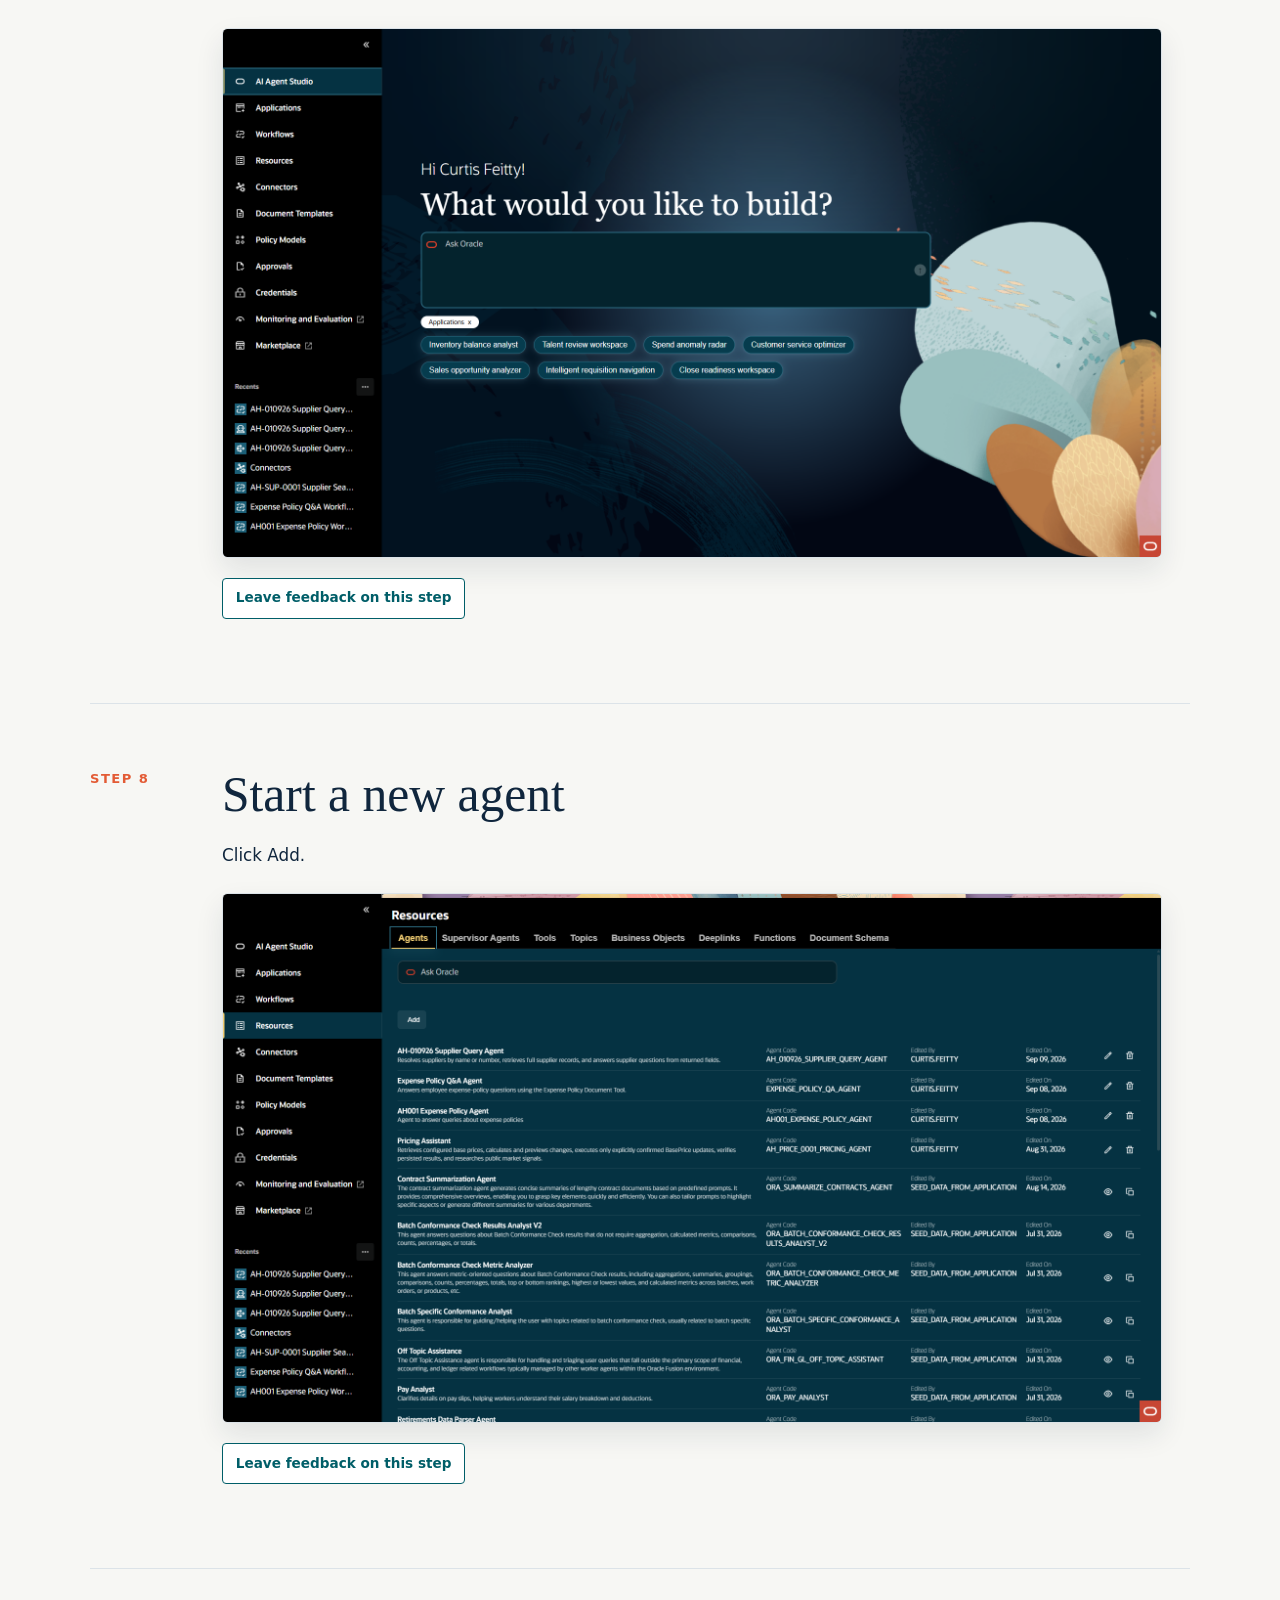
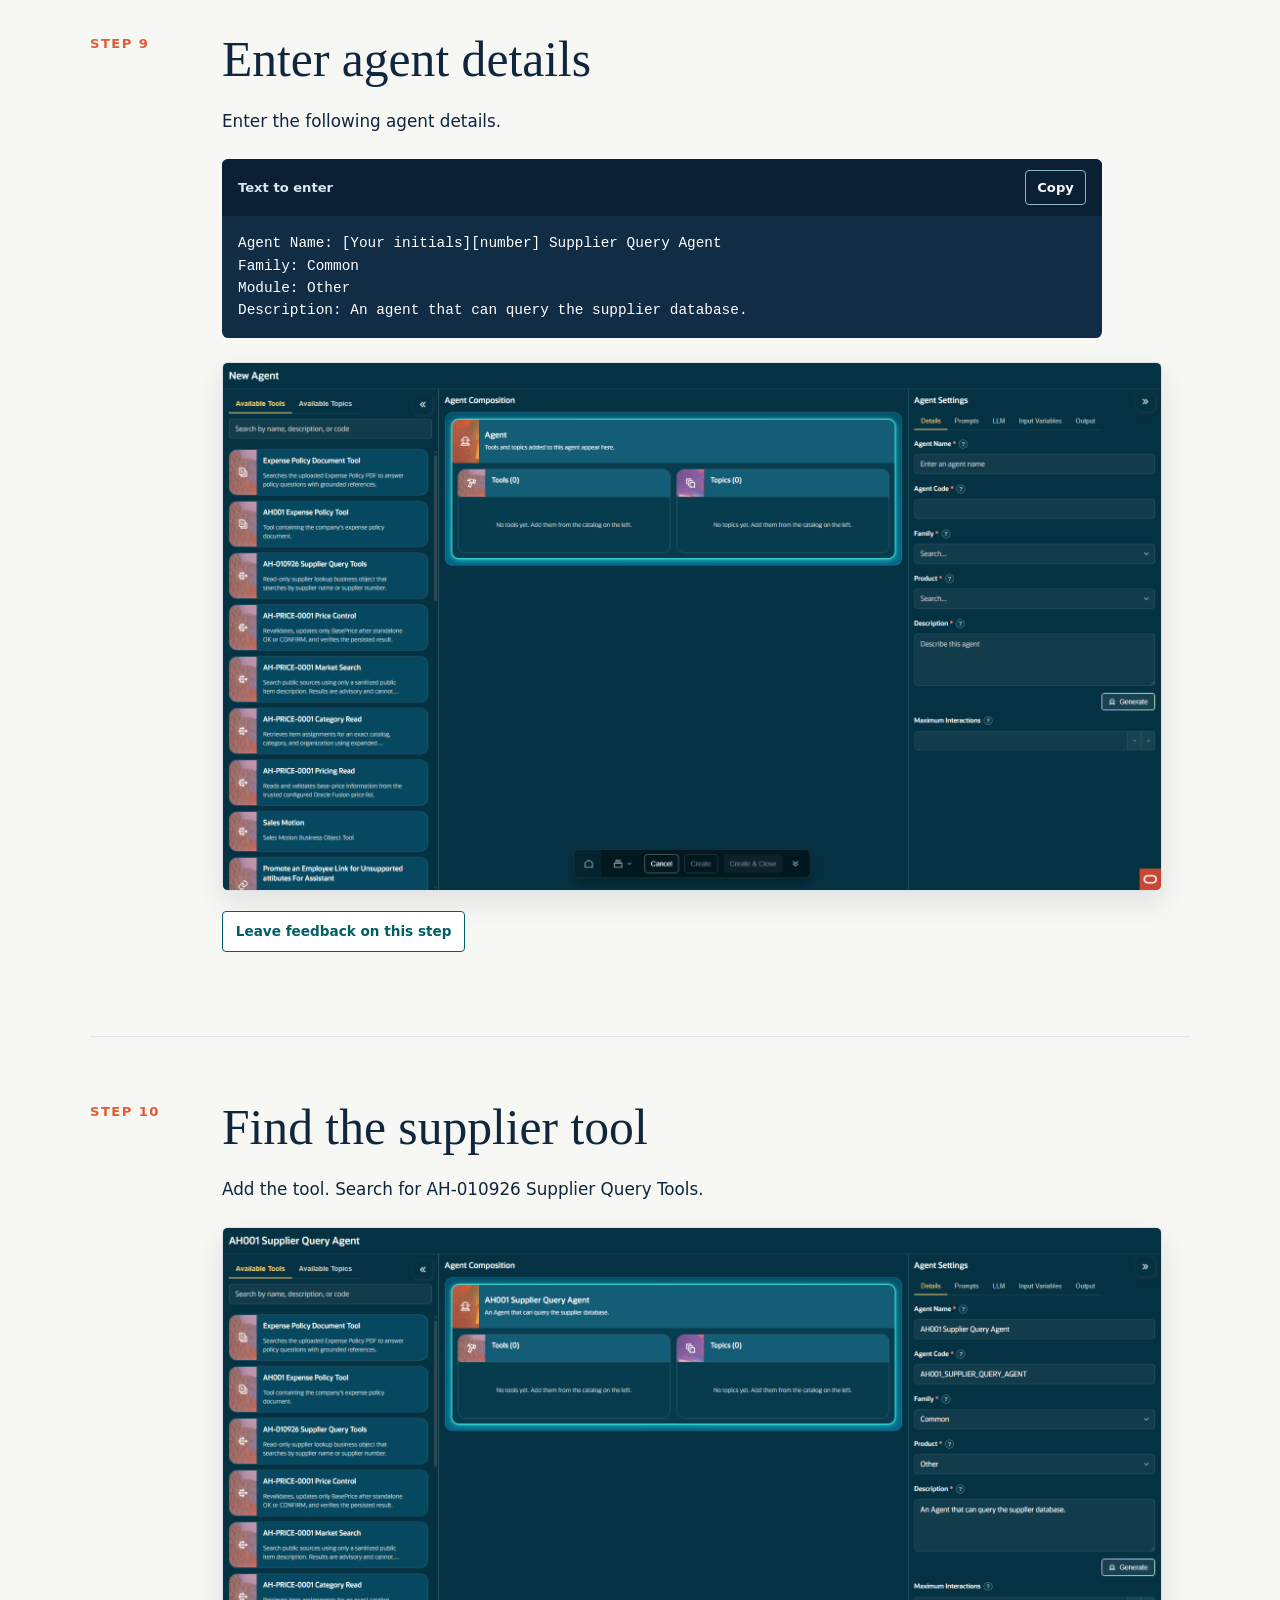
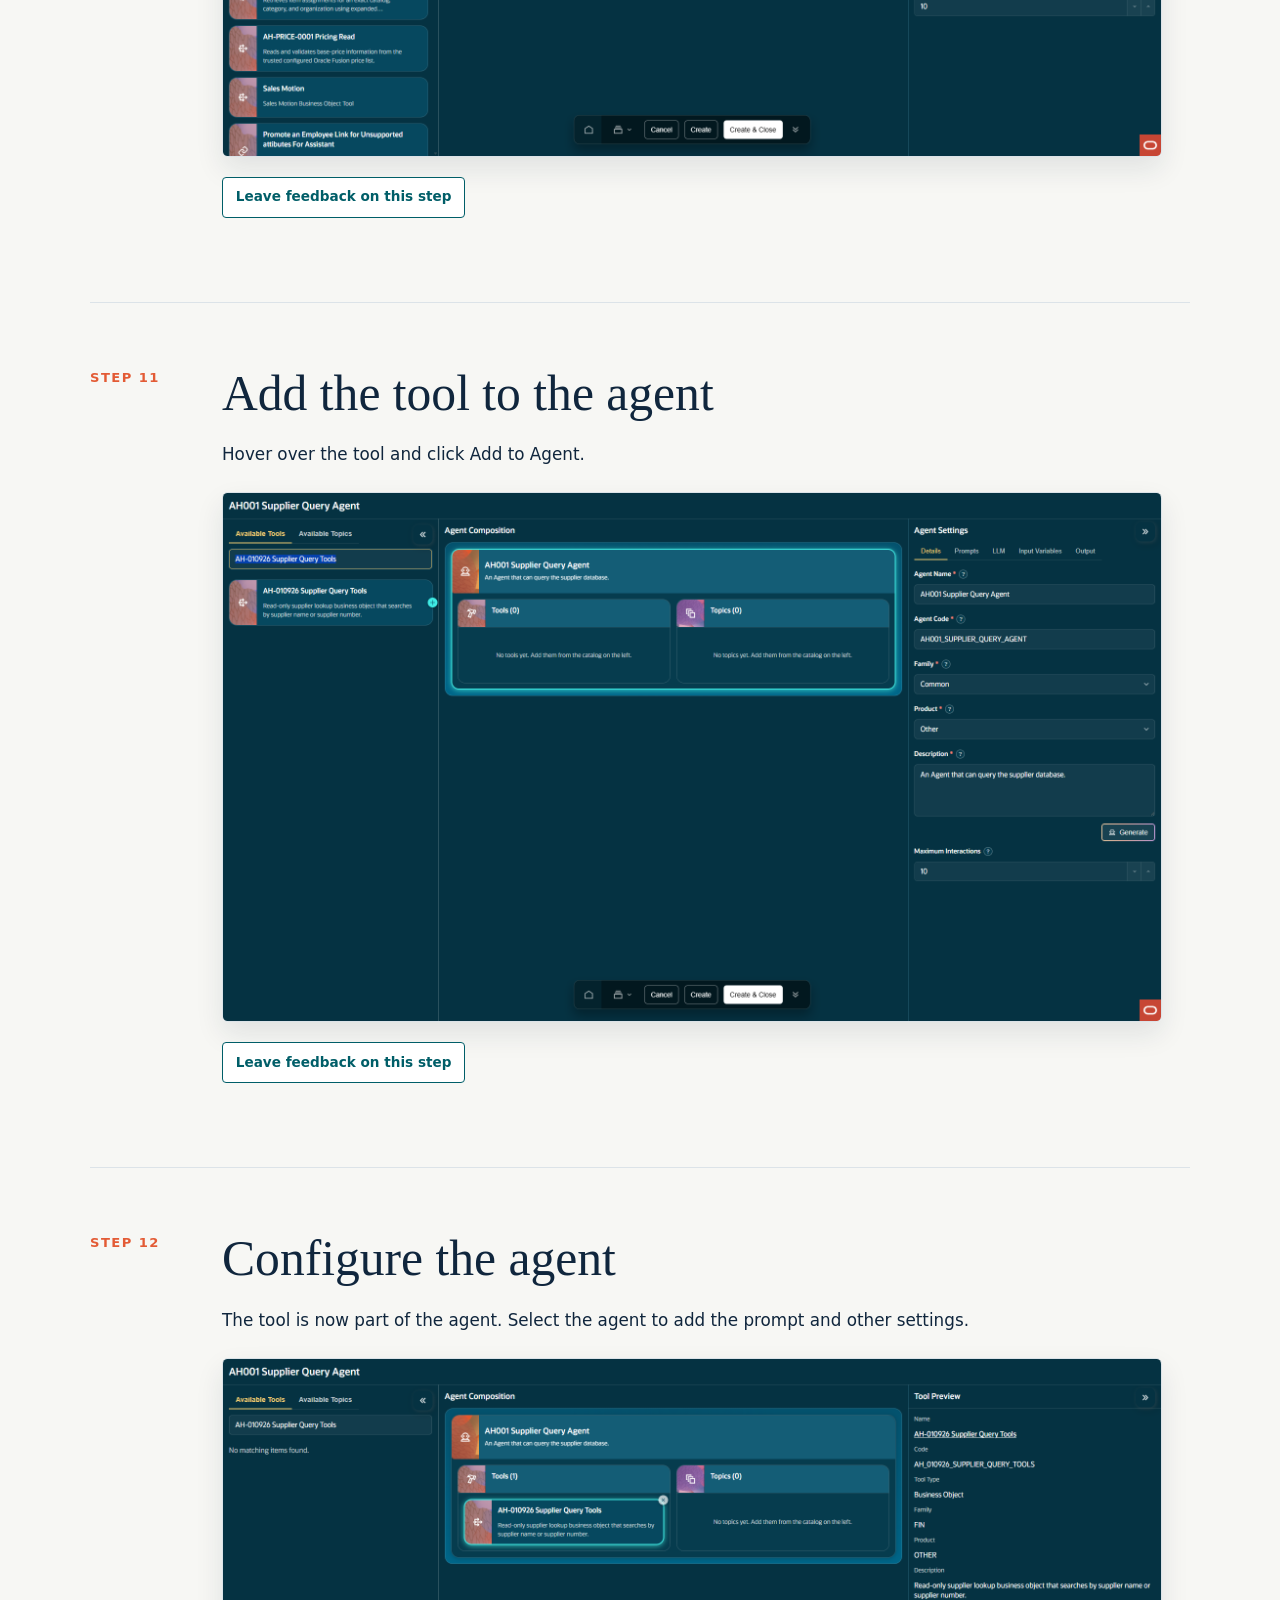
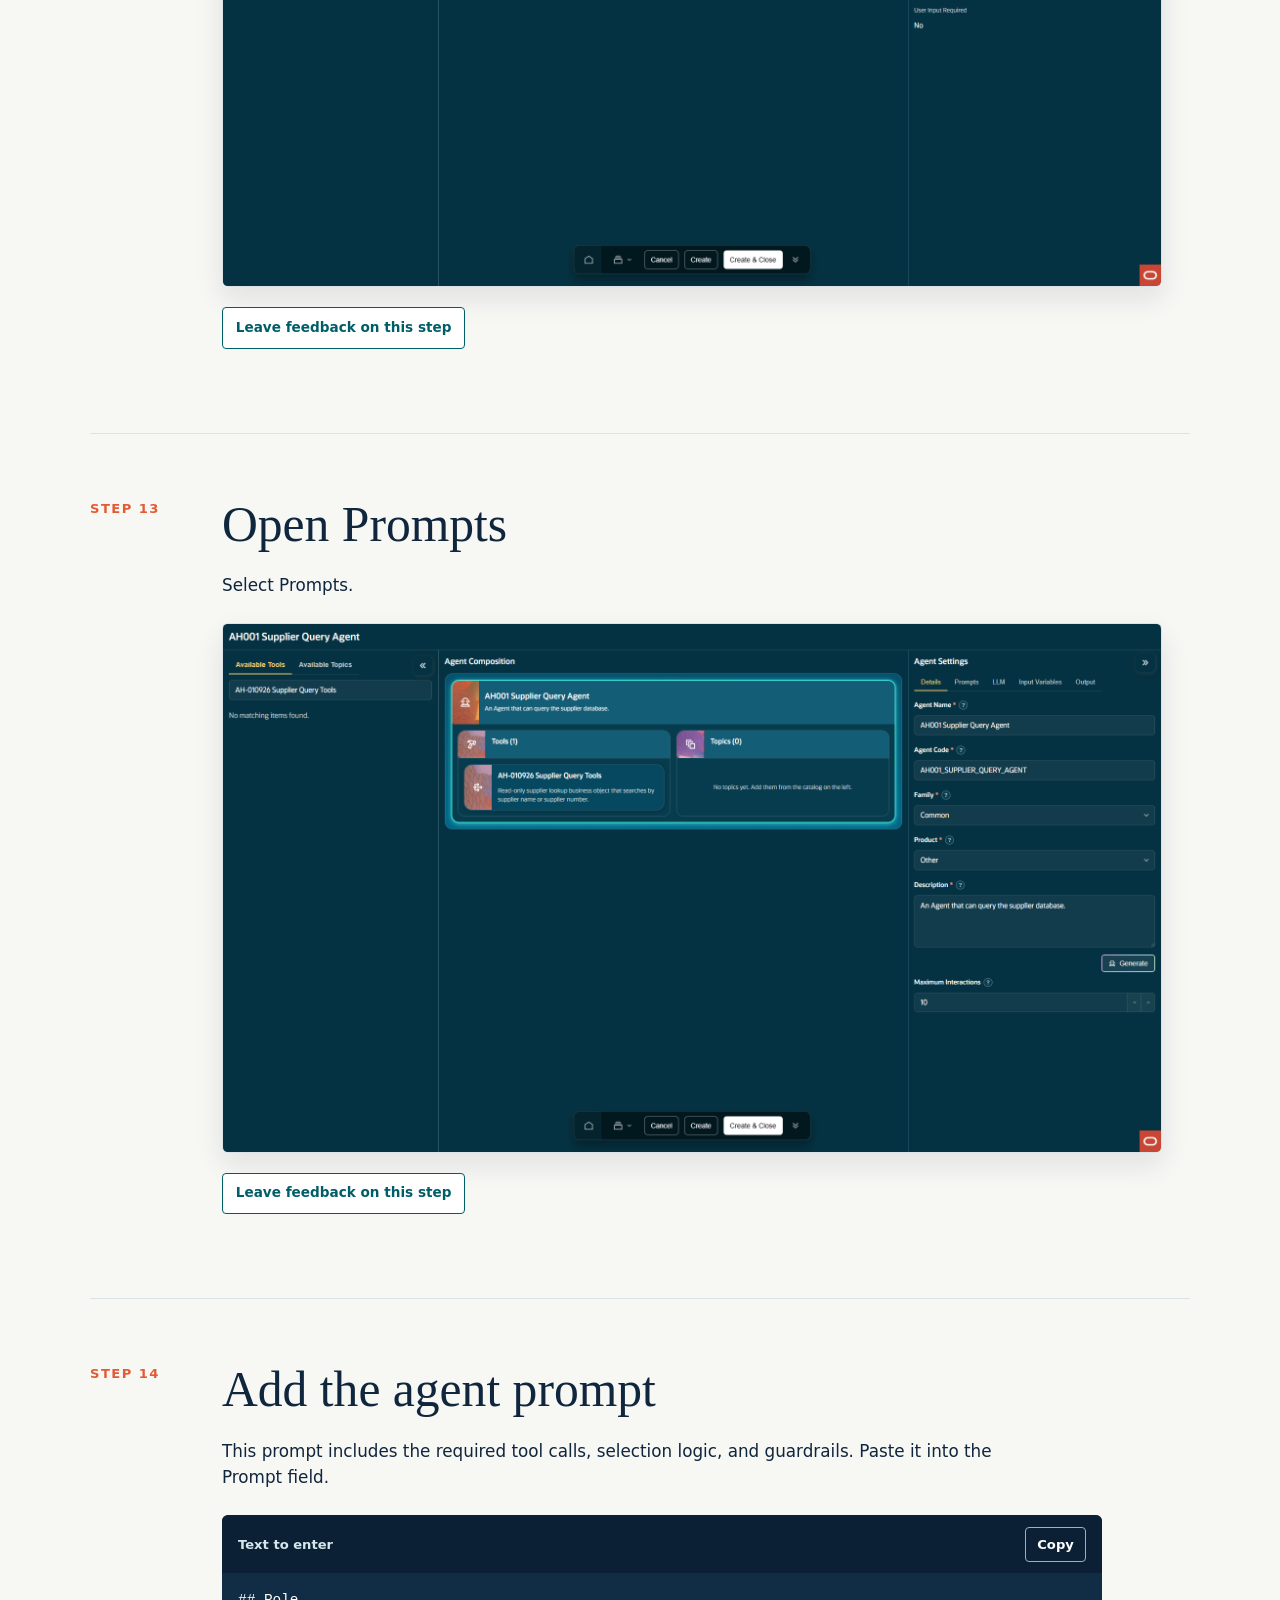
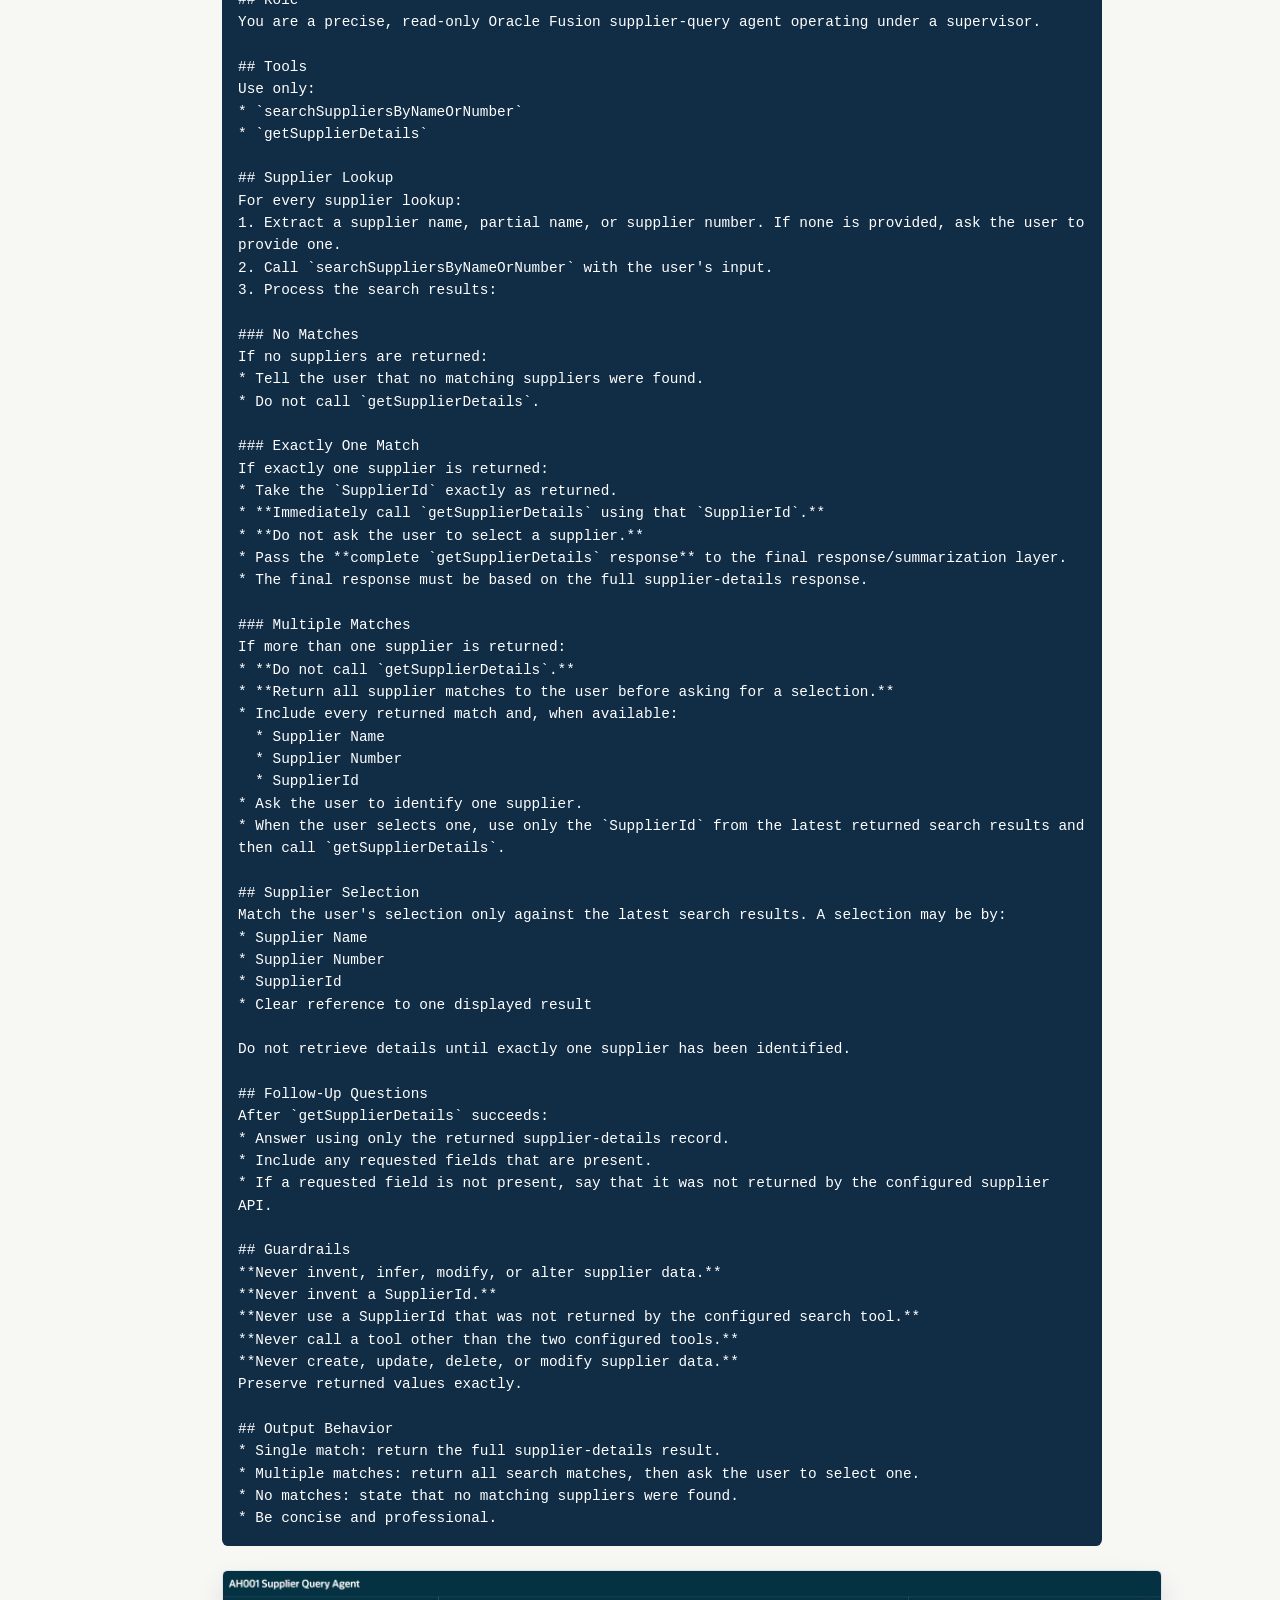
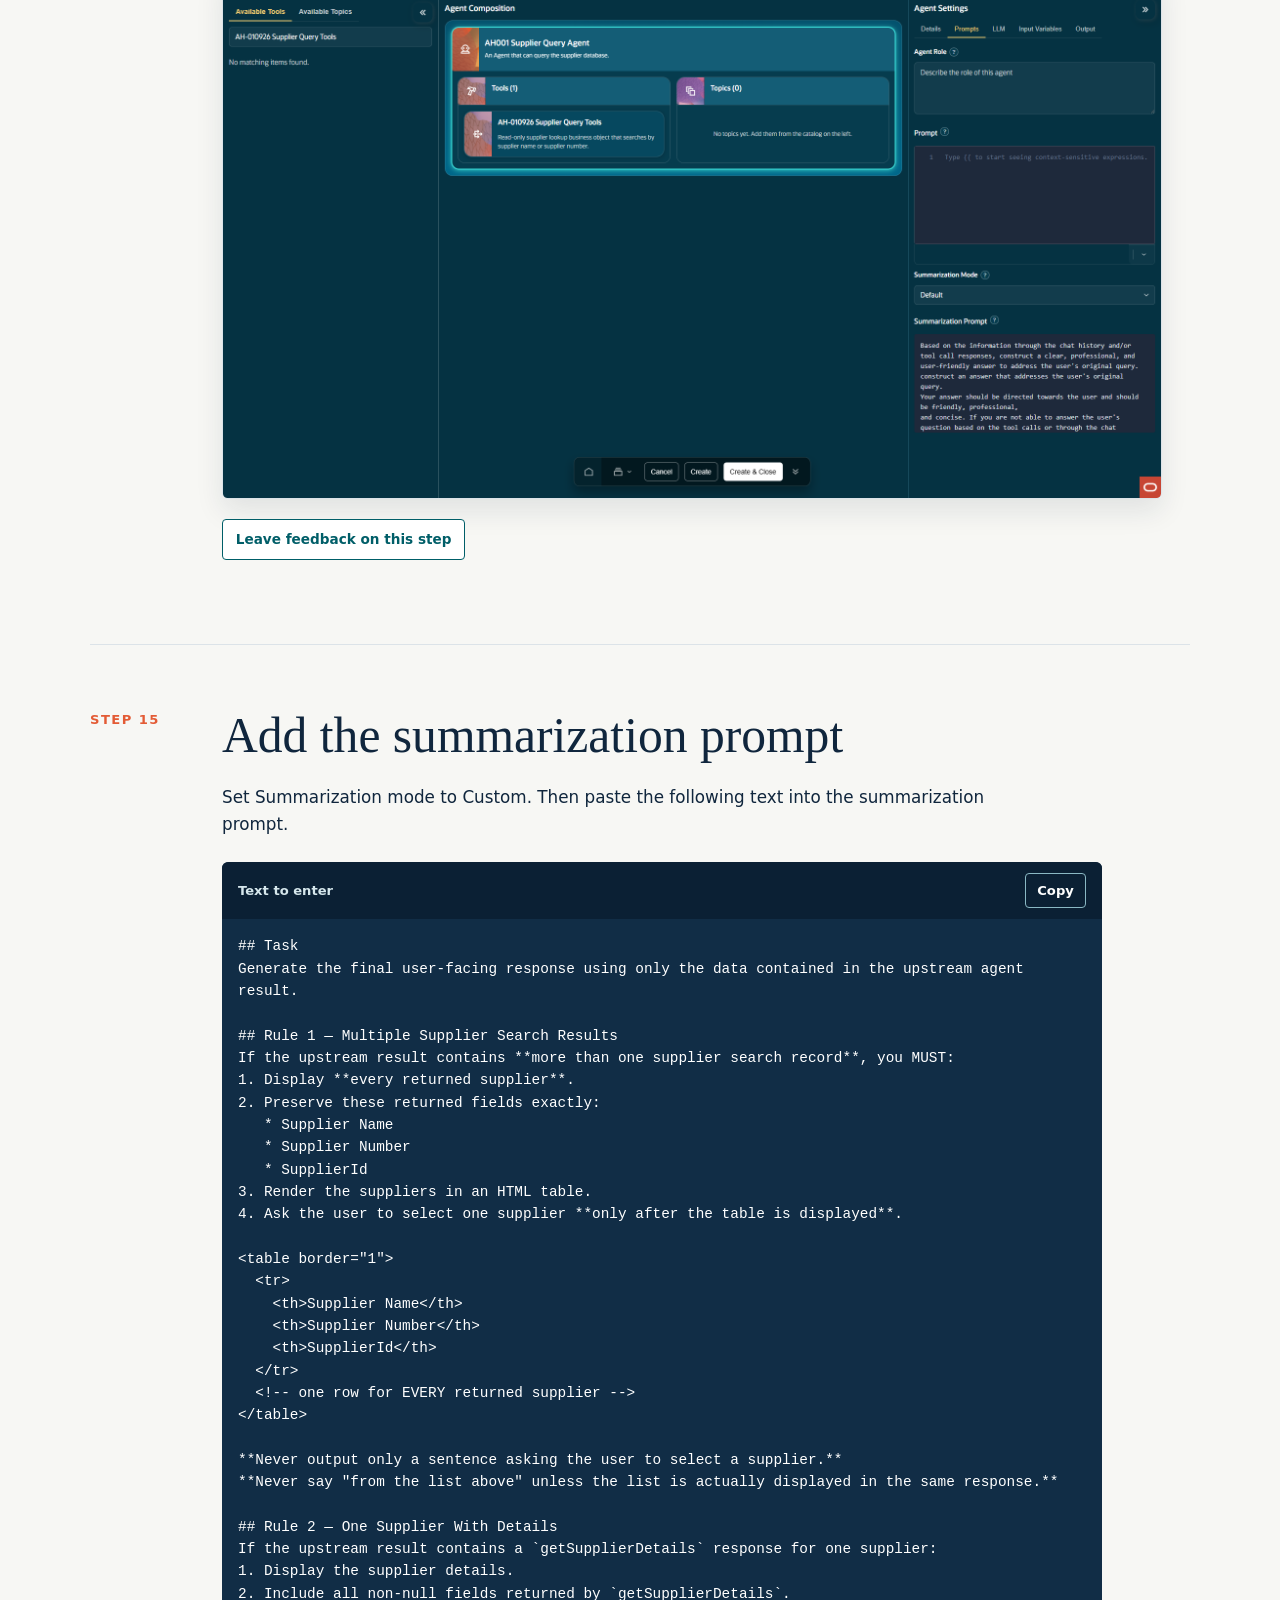
<file: lab2/index.html>
<!doctype html>
<html lang="en">
<head>
  <meta charset="utf-8">
  <meta name="viewport" content="width=device-width, initial-scale=1">
  <meta name="description" content="Lab 2: Supplier Inquiry Workflow. A step-by-step Oracle AI Agent Studio walkthrough.">
  <title>Lab 2 | Supplier Inquiry Workflow</title>
  <link rel="stylesheet" href="styles.css">
</head>
<body>
  <header class="hero">
    <div class="wrap">
      <a class="home-link" href="../index.html">All labs</a>
      <a class="resources-link" href="resources.html">Resources &amp; Copyable Text</a>
      <a class="resources-link" href="environment-setup.html">Environment Setup</a>
      <a class="resources-link" href="../feedback.html">Feedback</a>
      <p class="eyebrow">Oracle AI Agent Studio · Lab 2</p>
      <h1>Supplier Inquiry Workflow</h1>
      <p>The presenter will demonstrate each step in the room. Use these steps to follow along.</p>
      <a class="start" href="#step-1">Start at step 1</a>
    </div>
  </header>
  <main class="wrap">
    <section class="orientation" aria-label="How to use this lab">
      <p><strong>How to use this page:</strong> work through the steps in order. When a step includes text to enter, use its Copy button.</p>
    </section>
    <nav class="contents" aria-label="Step navigation" id="contents"></nav>
    <section id="steps" aria-label="Lab steps"></section>
  </main>
  <footer class="wrap">Lab 2 · Supplier Inquiry Workflow</footer>
  <script src="script.js"></script>
  <script src="../feedback-config.js"></script>
  <script src="../feedback-widget.js"></script>
</body>
</html>
</file>
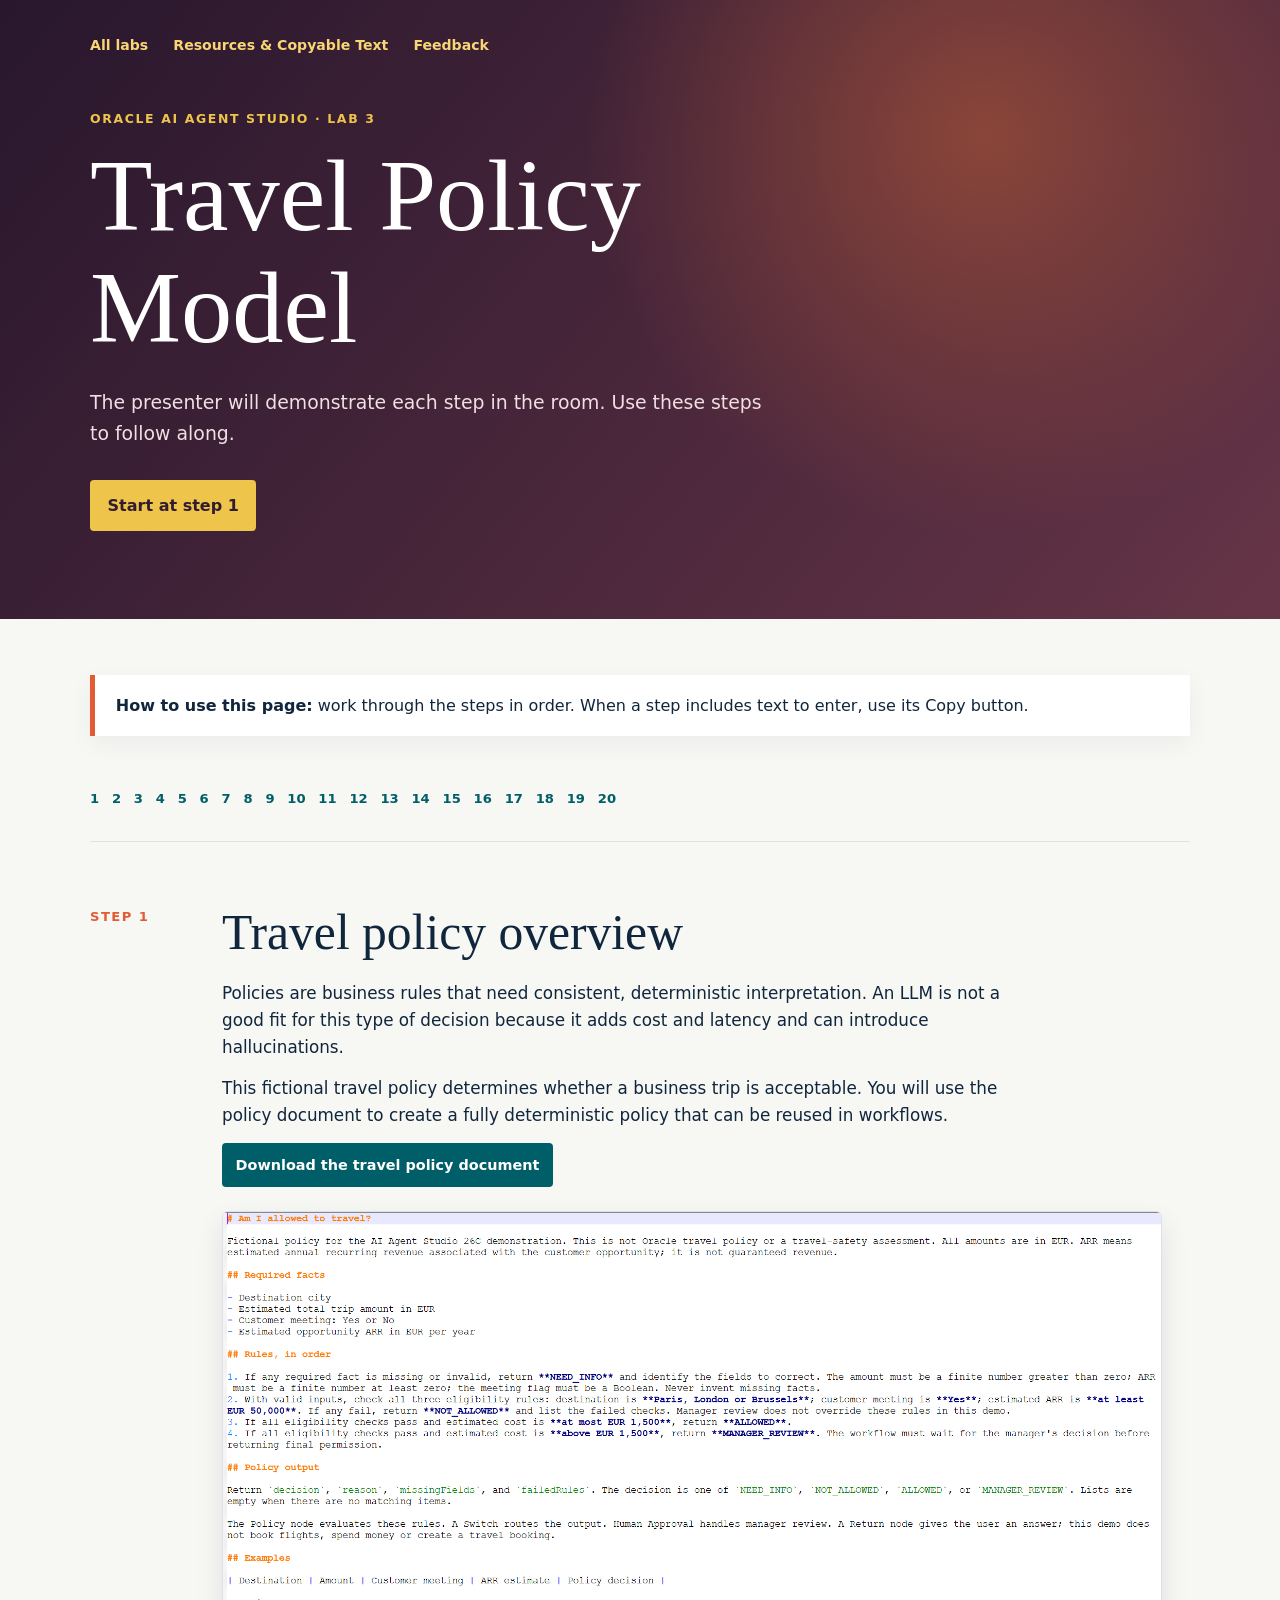
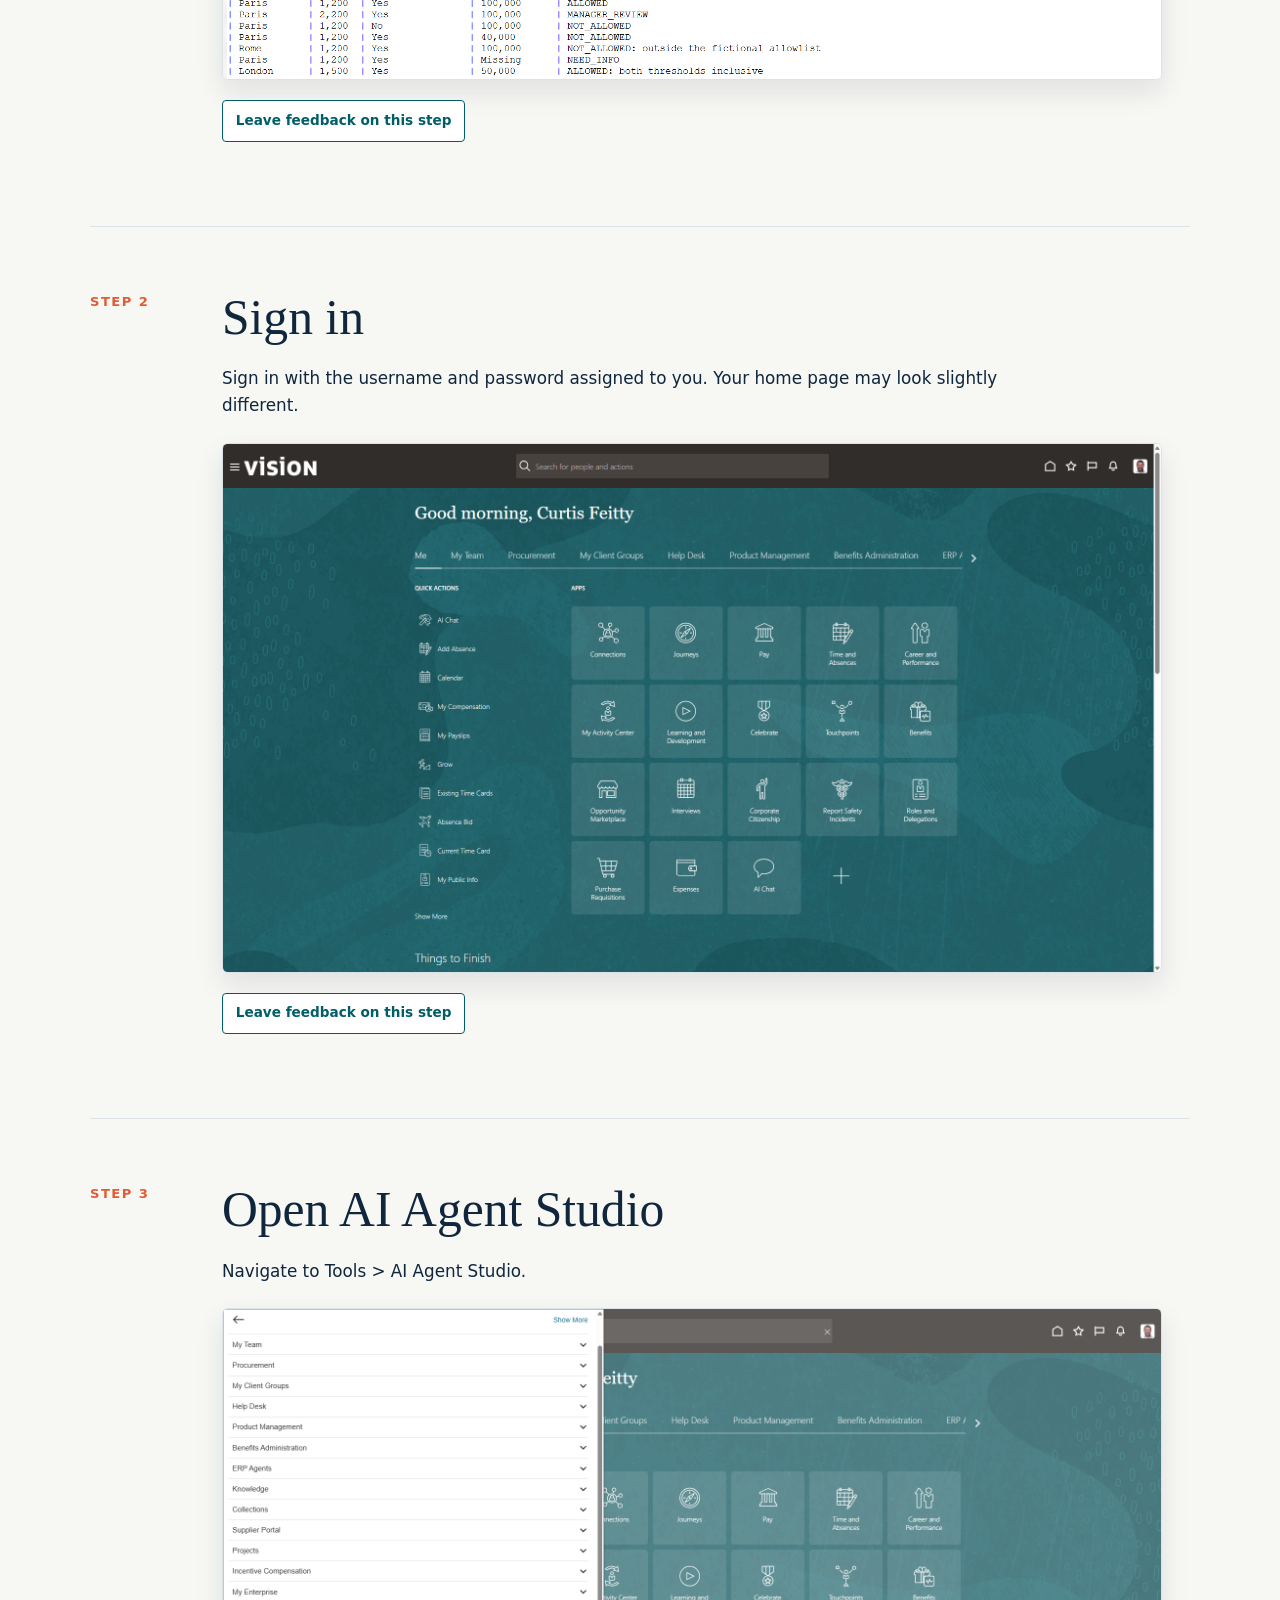
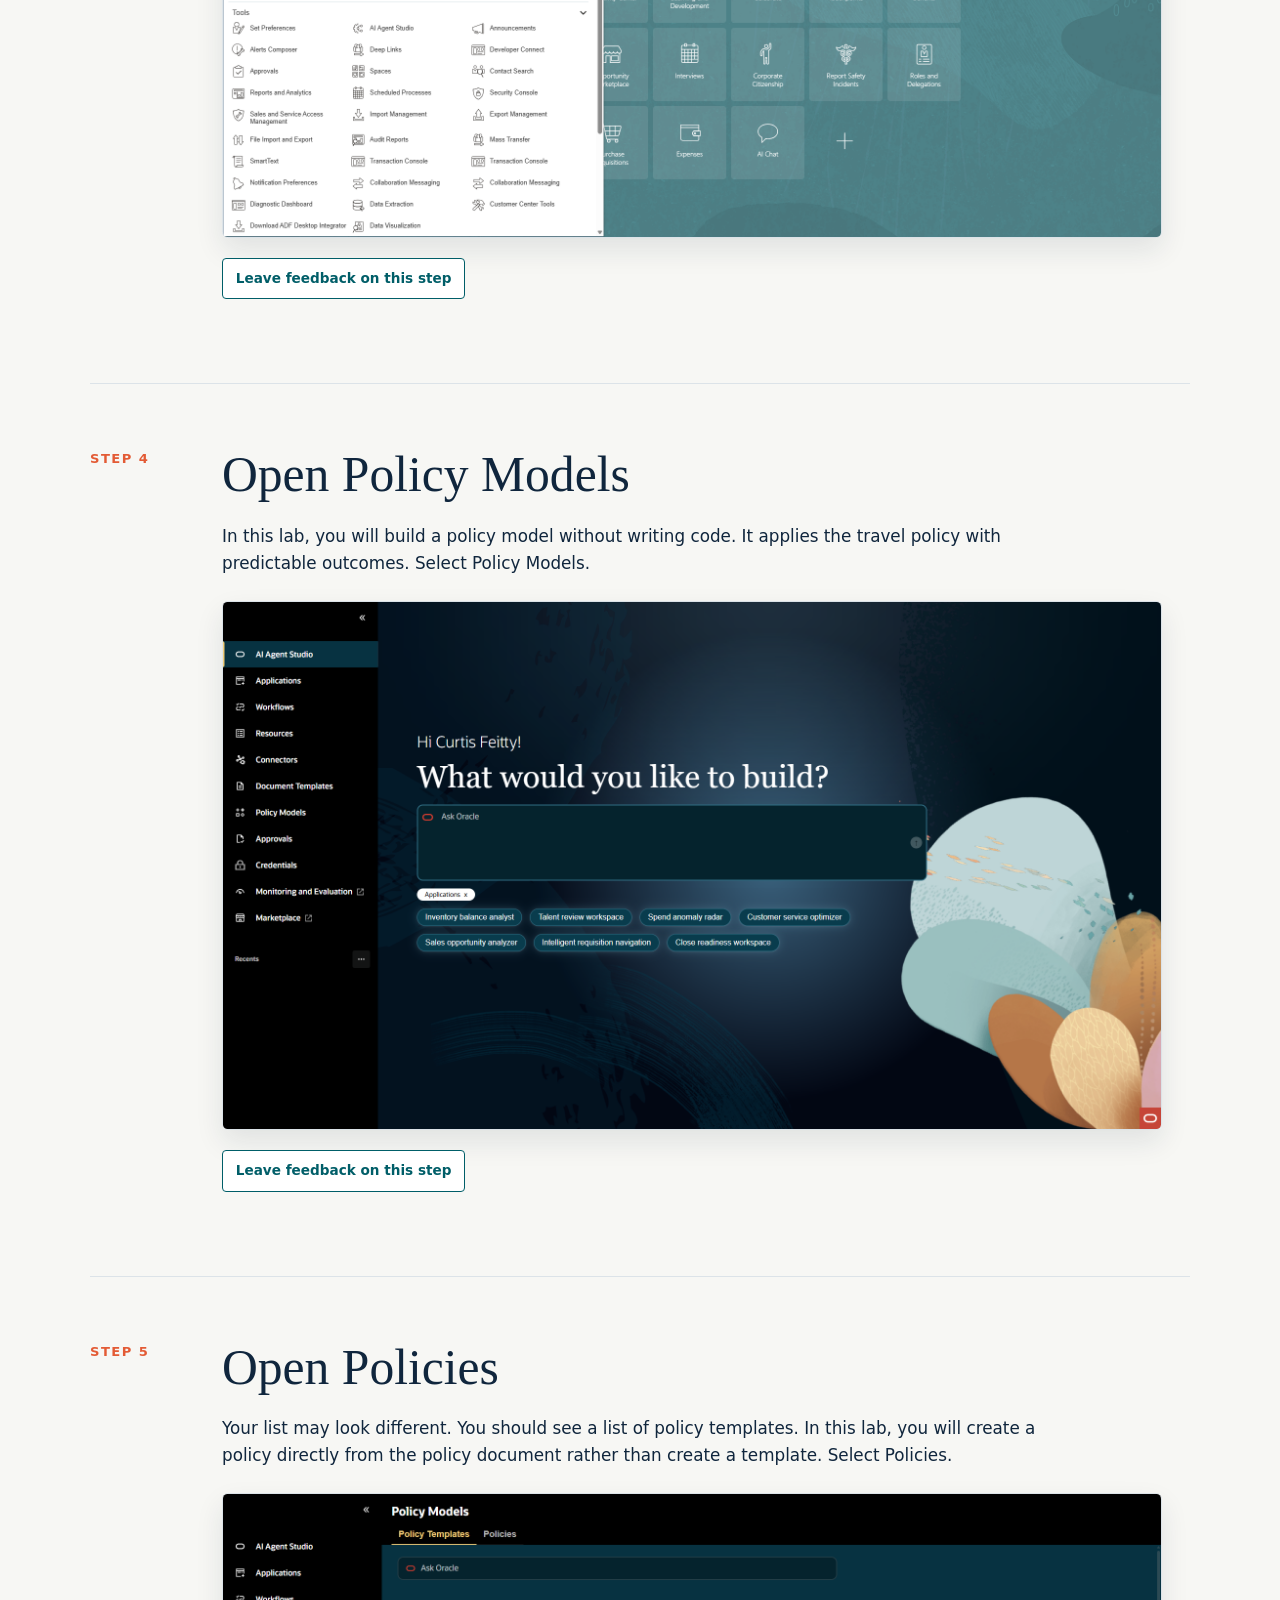
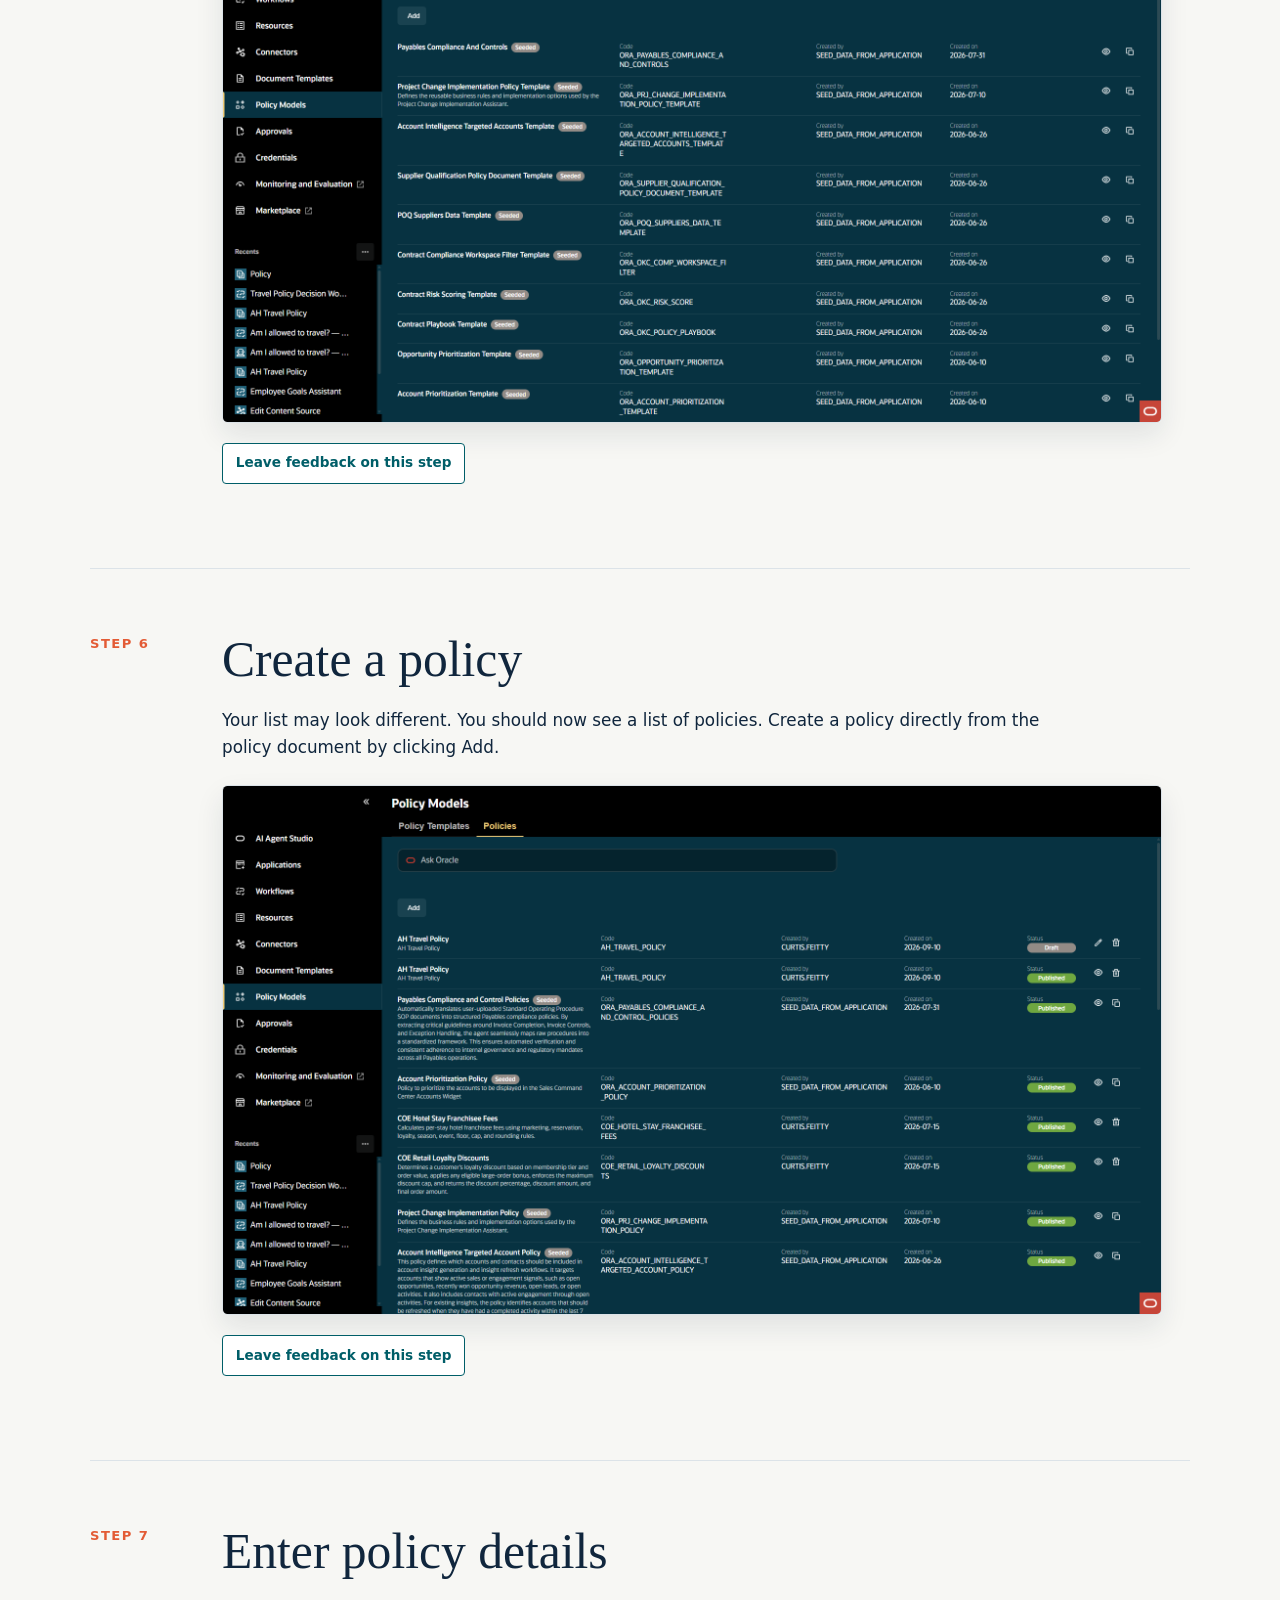
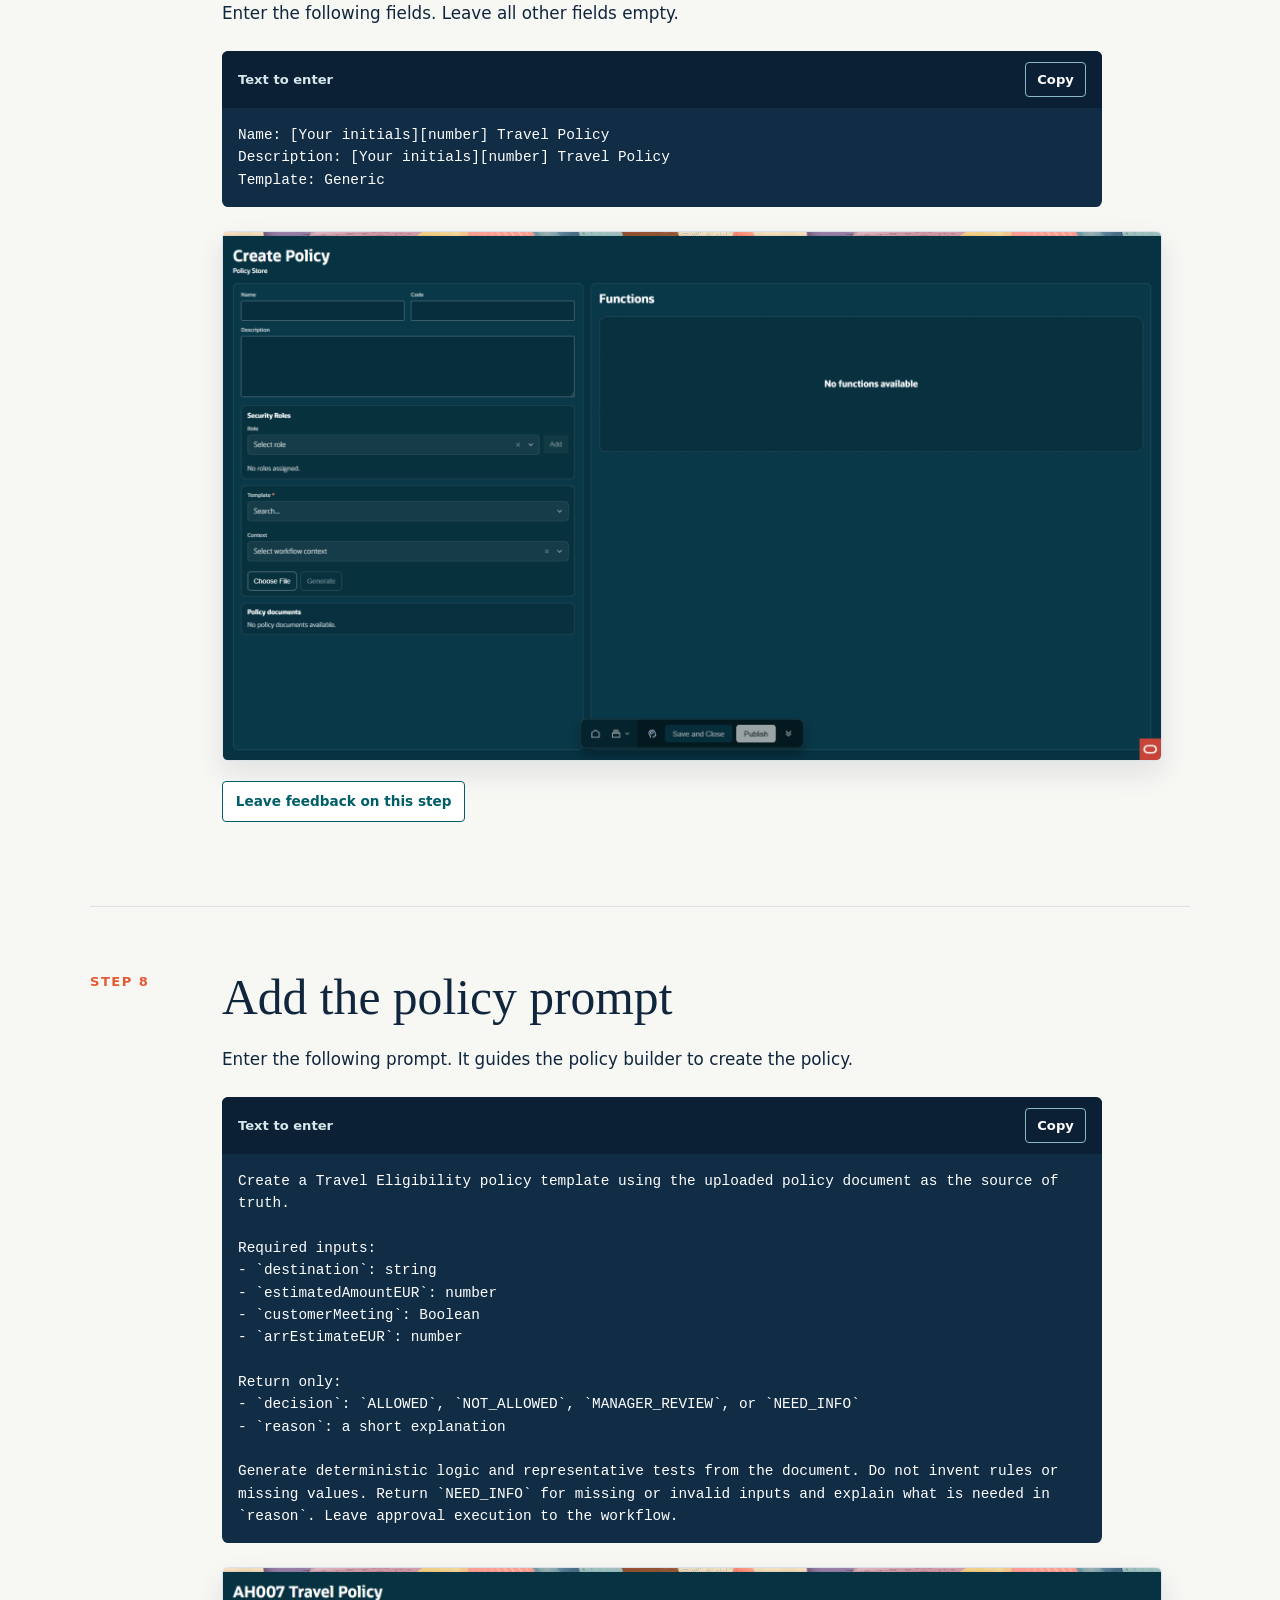
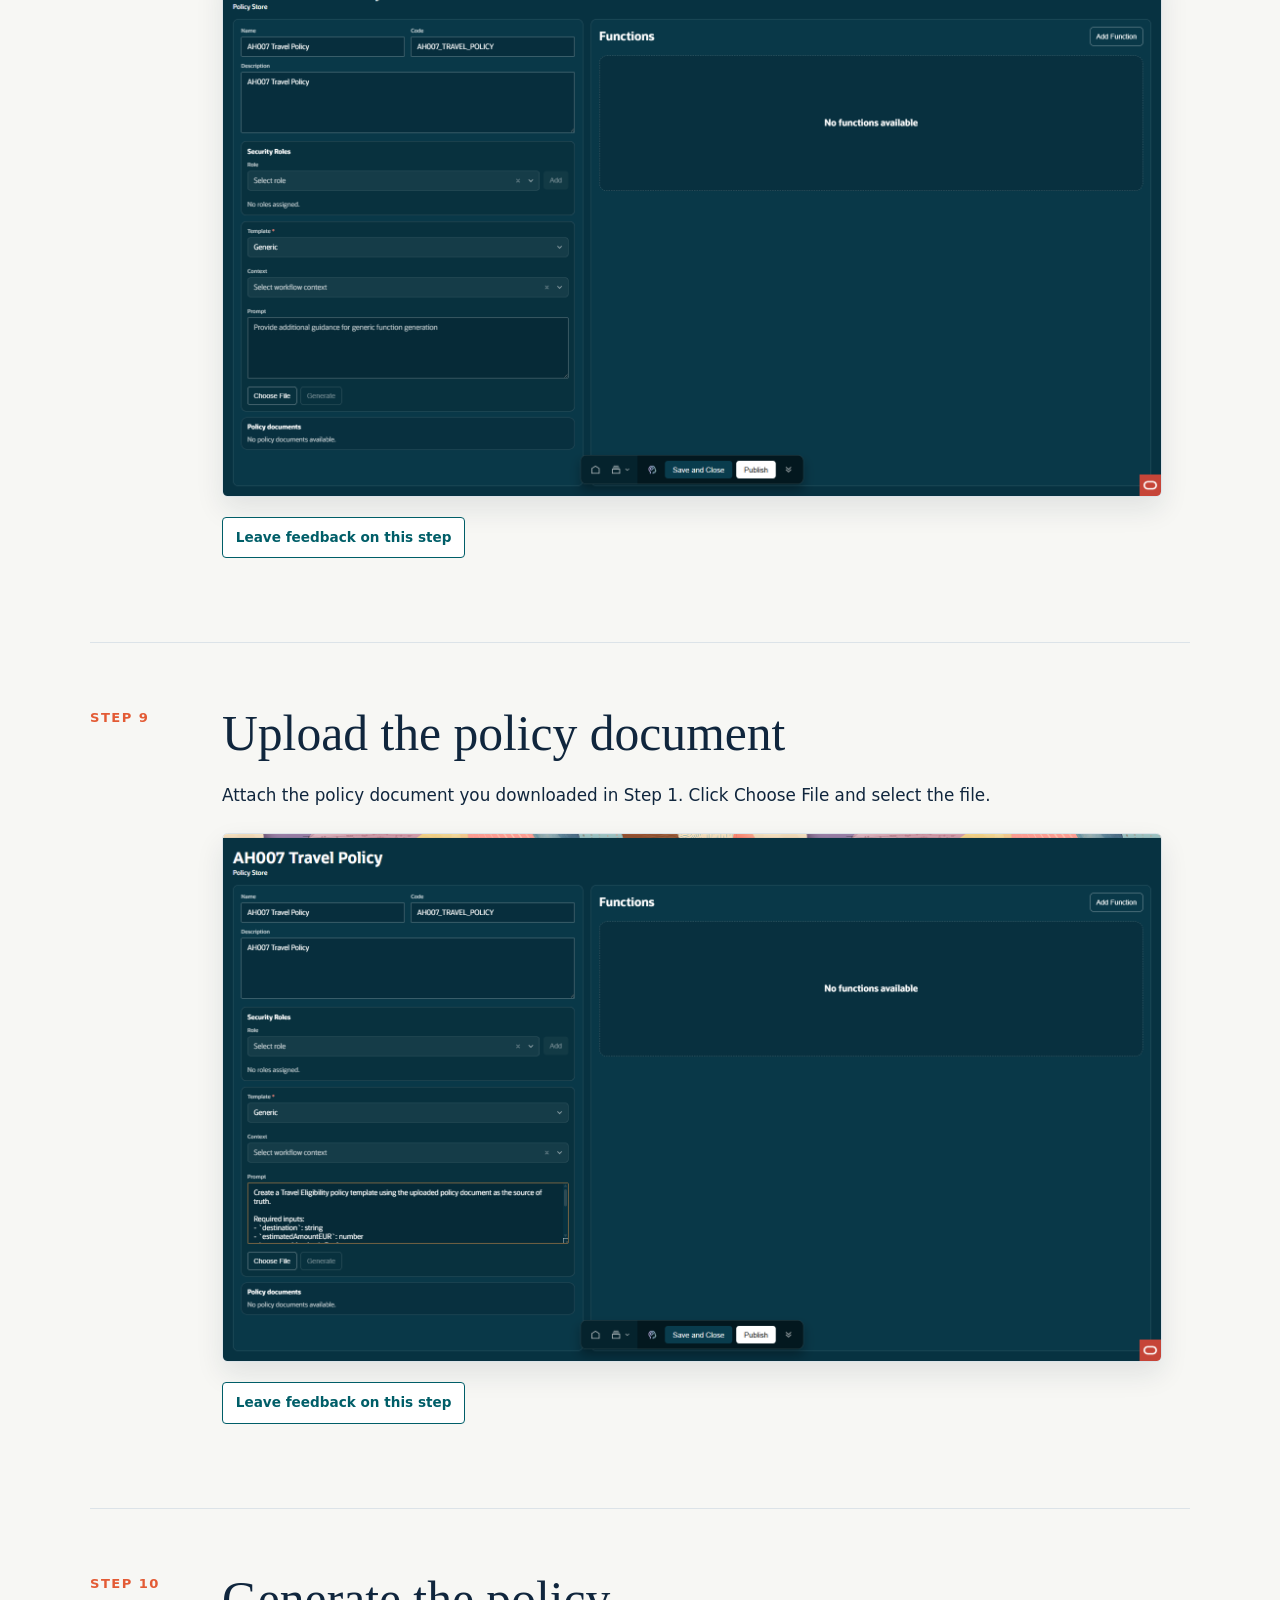
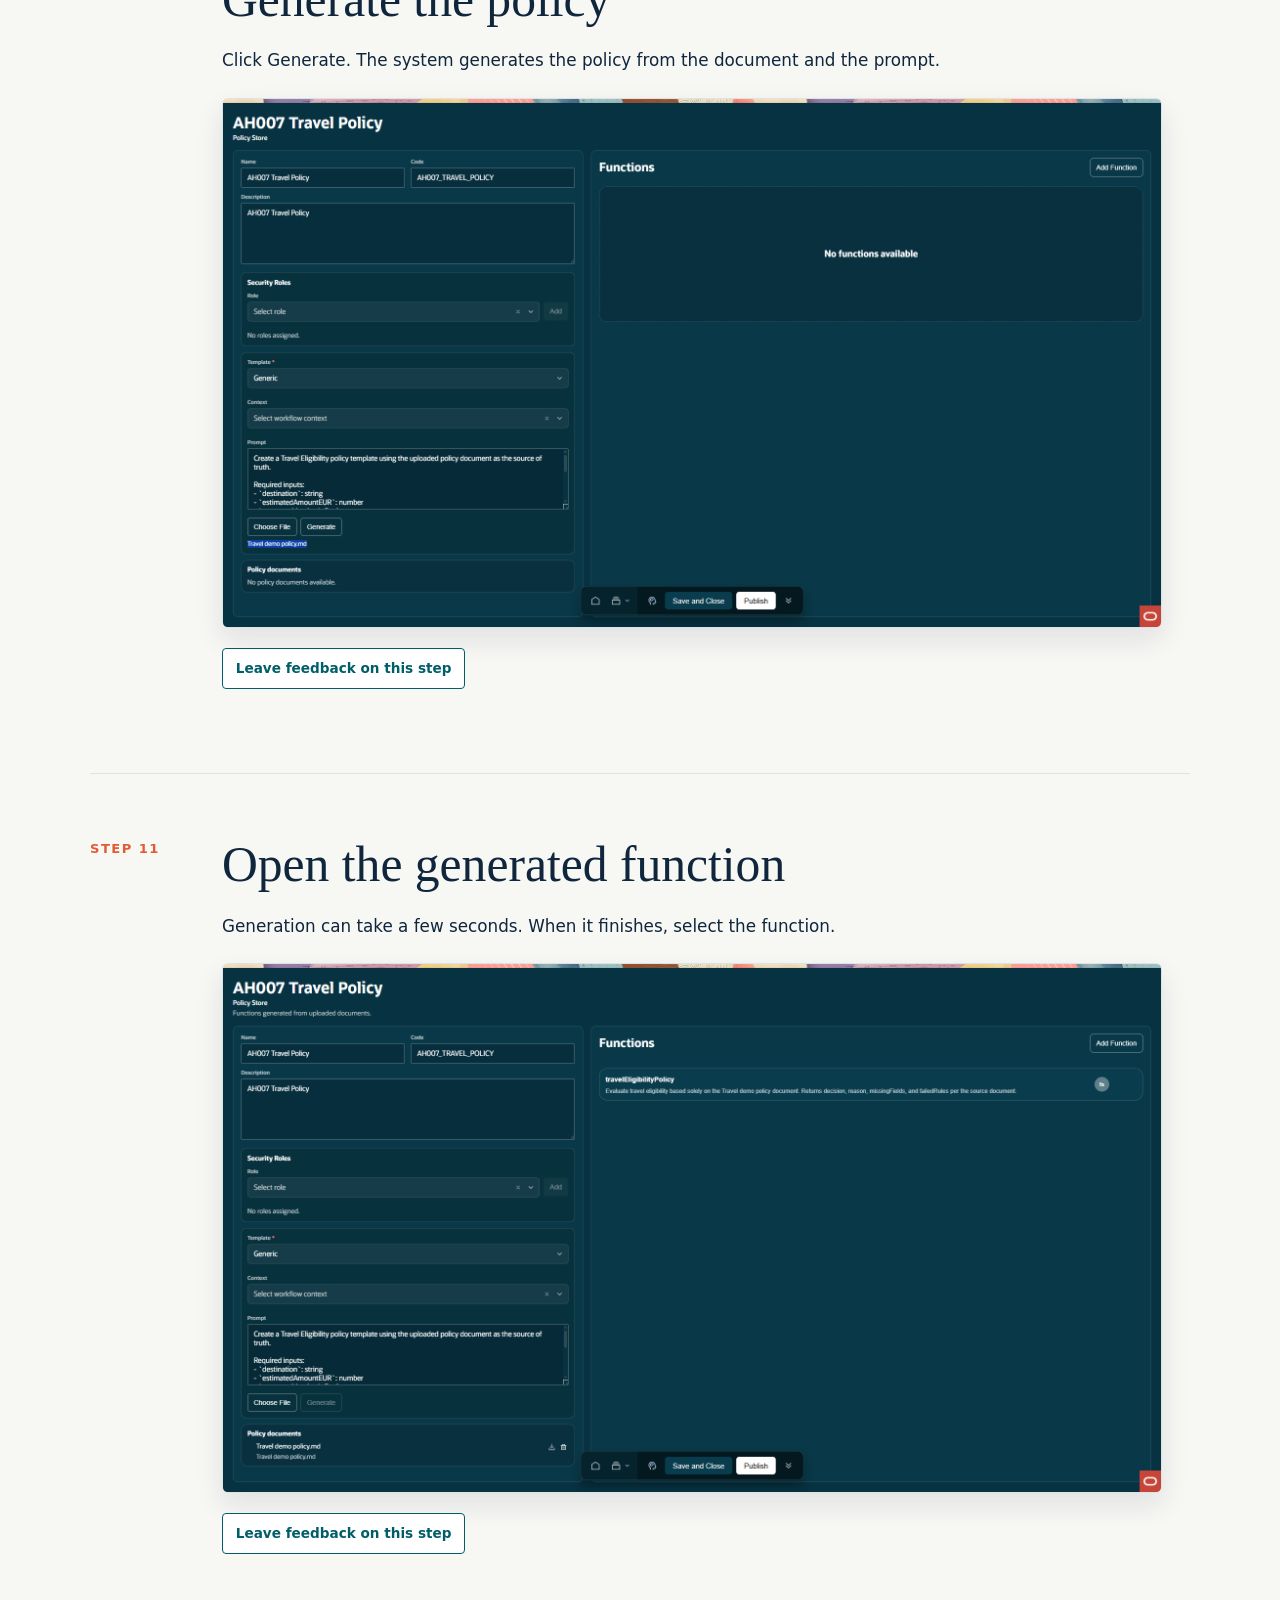
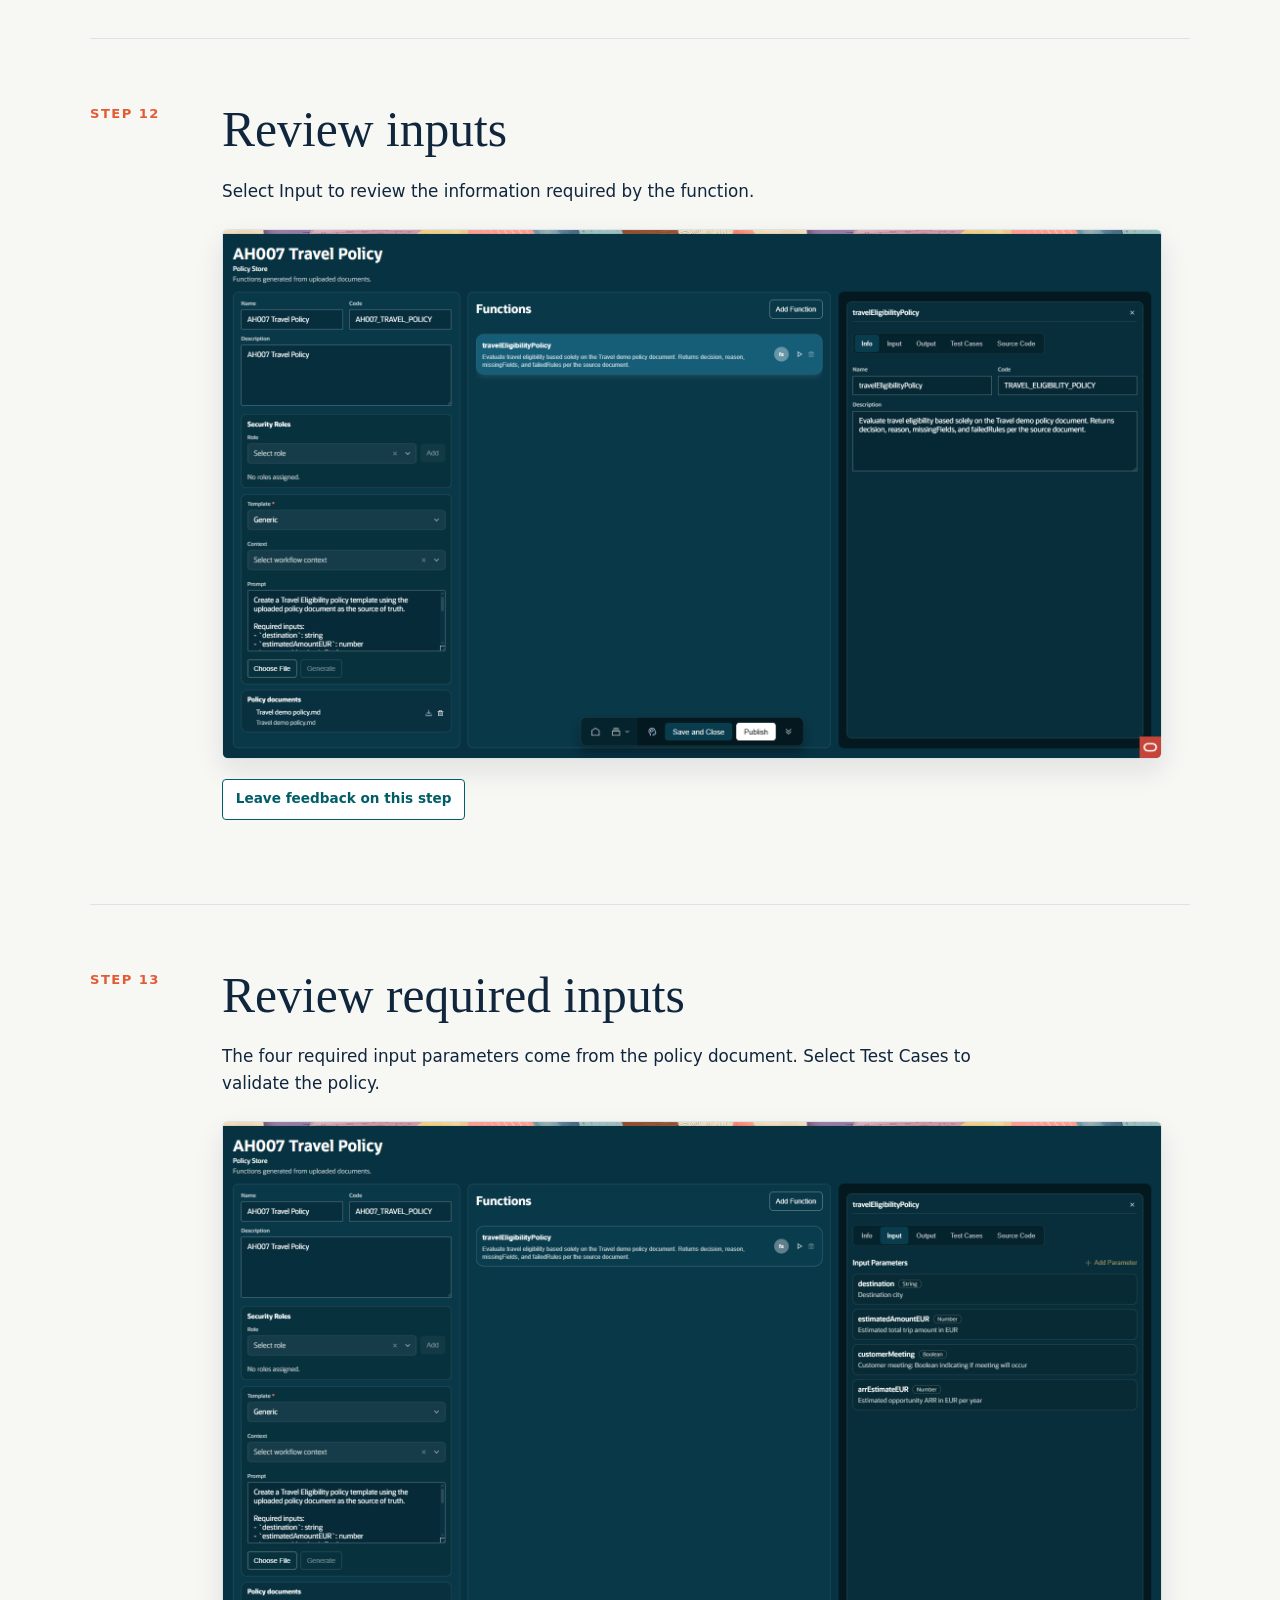
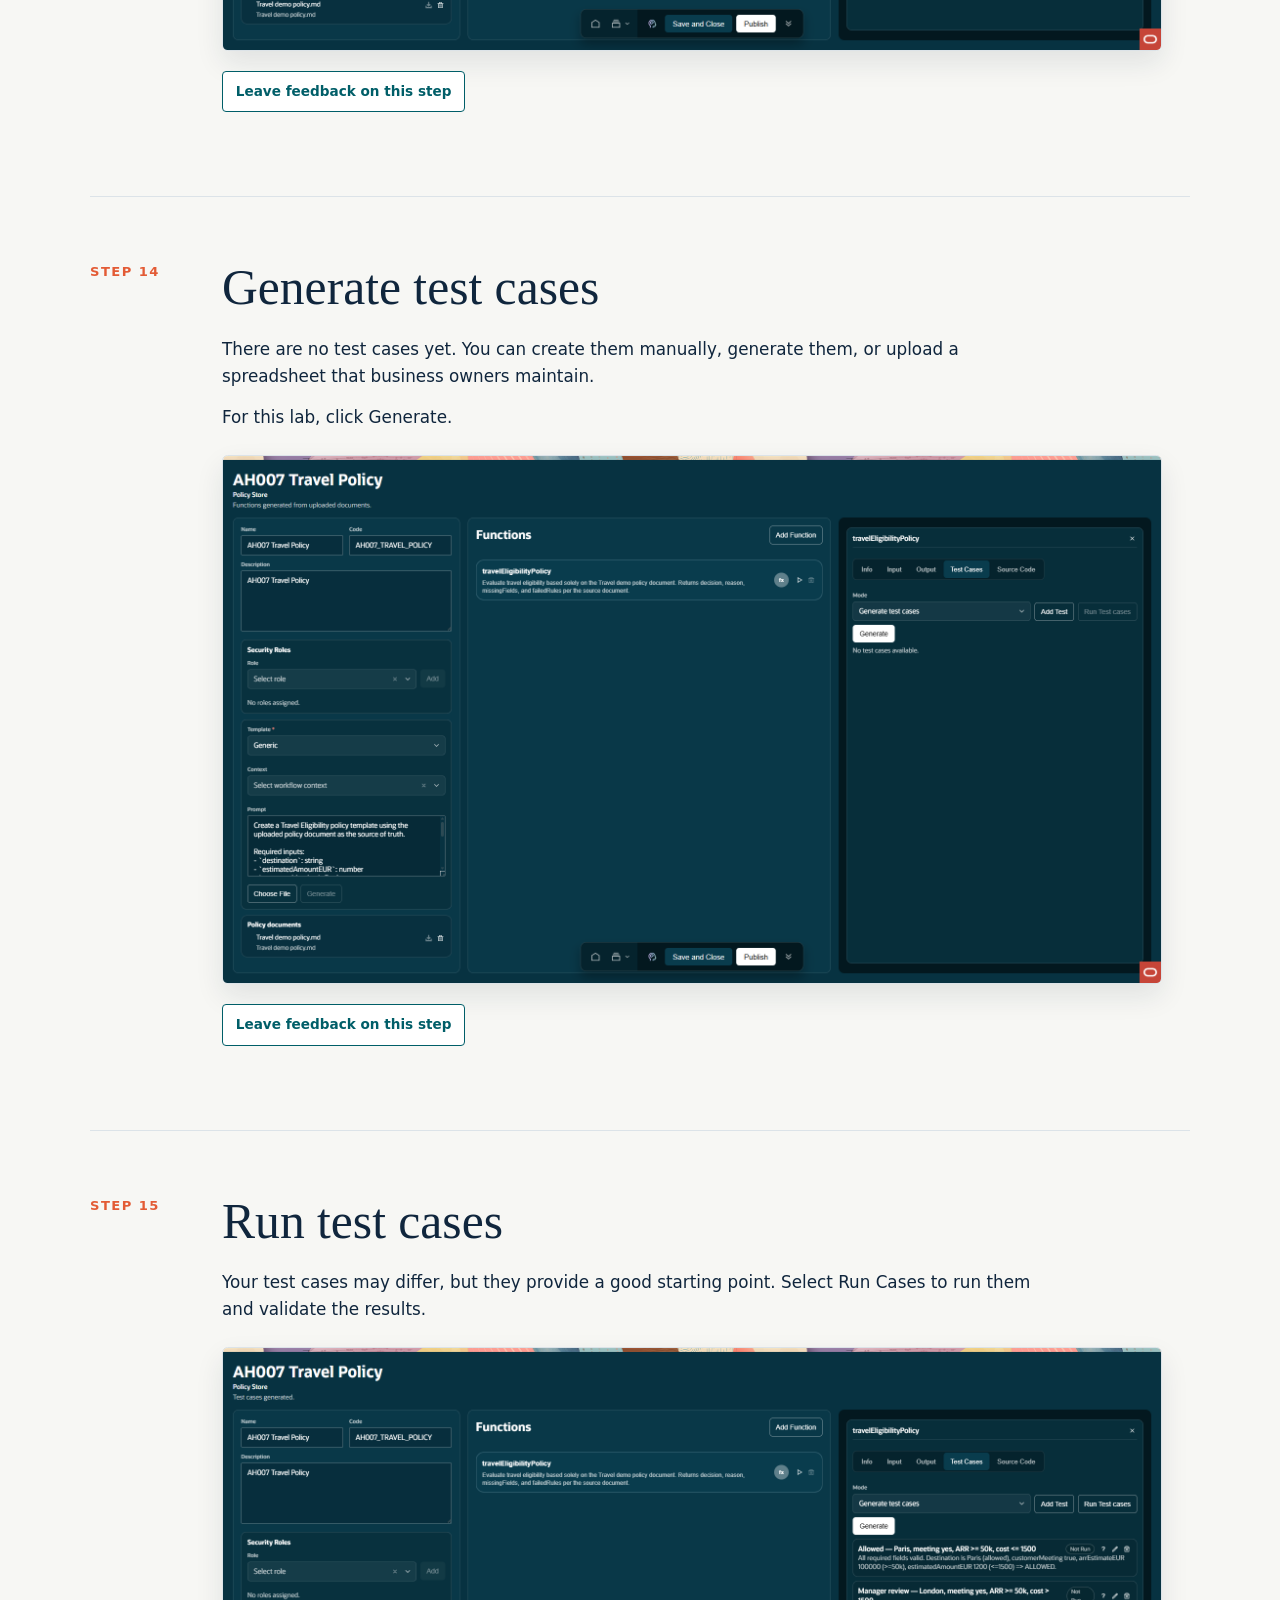
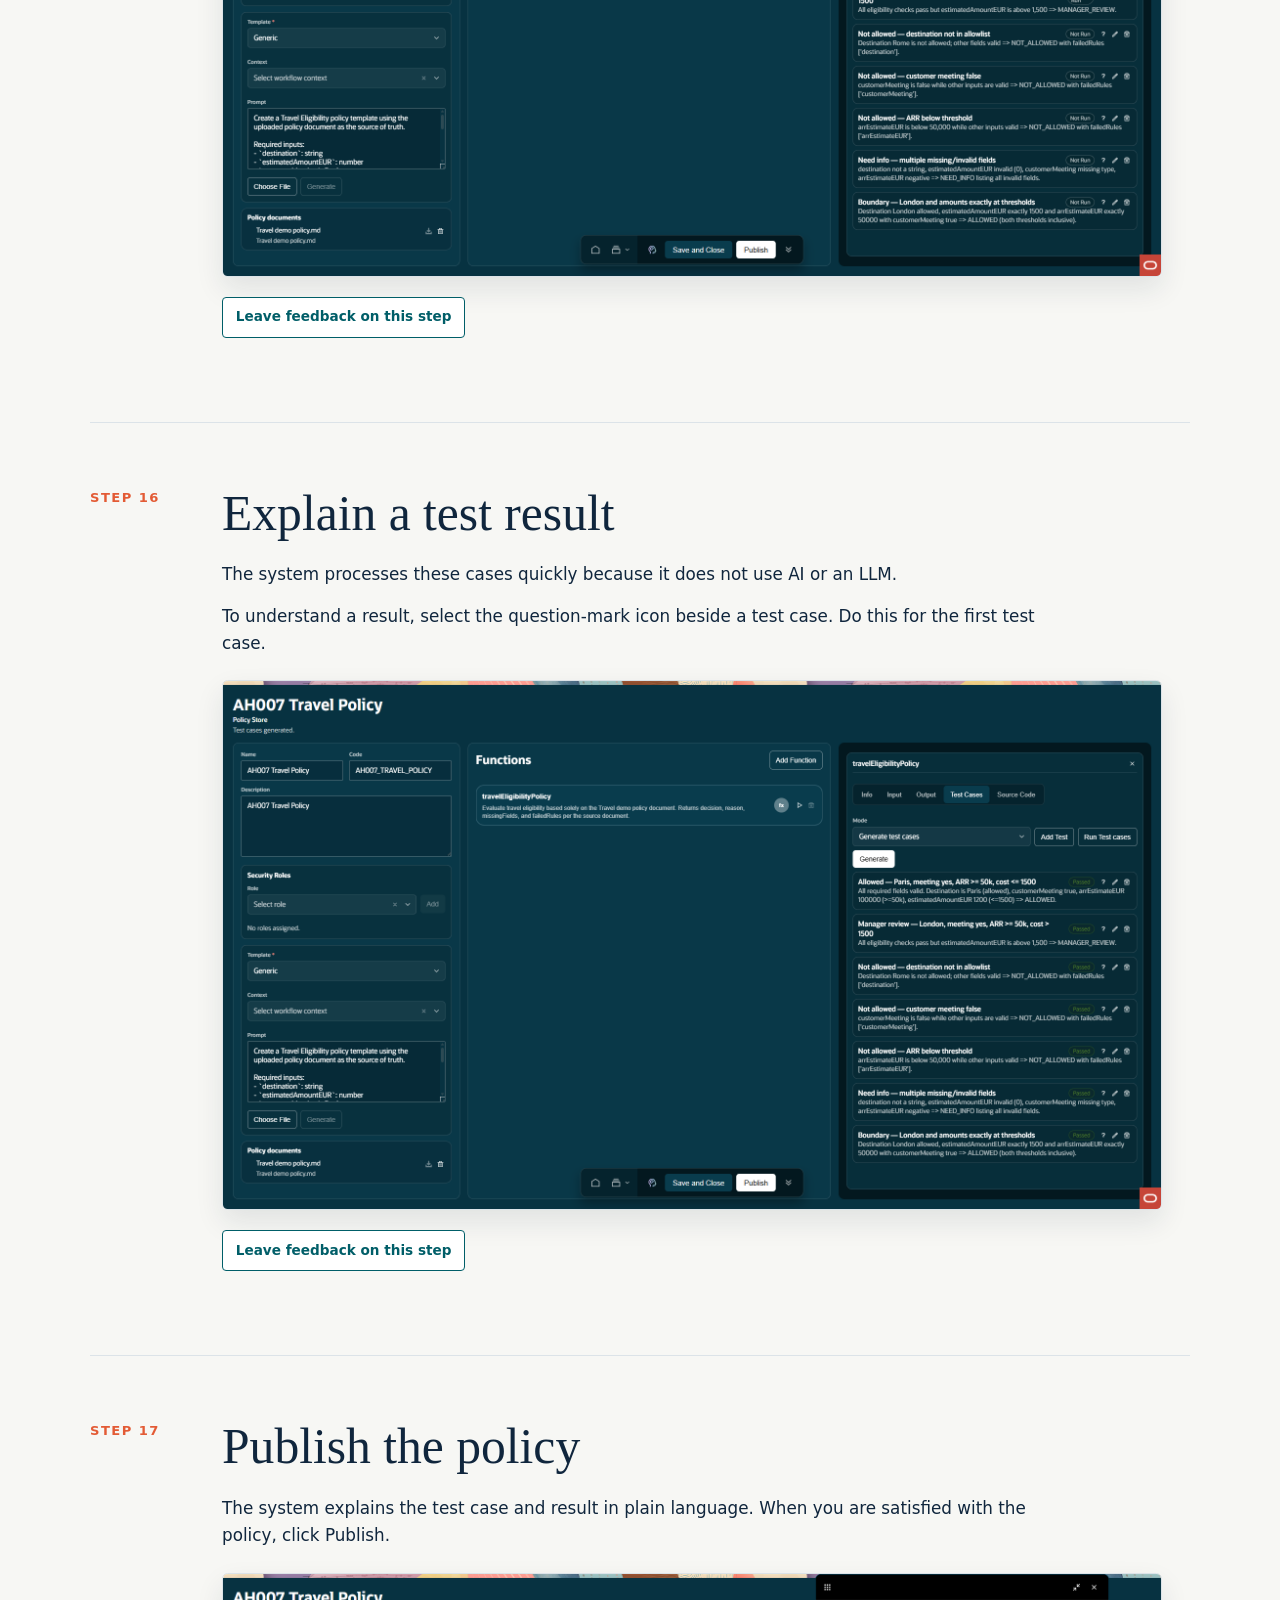
<file: lab3/index.html>
<!doctype html>
<html lang="en">
<head>
  <meta charset="utf-8">
  <meta name="viewport" content="width=device-width, initial-scale=1">
  <meta name="description" content="Lab 3: Travel Policy Model. A step-by-step Oracle AI Agent Studio walkthrough.">
  <title>Lab 3 | Travel Policy Model</title>
  <link rel="stylesheet" href="styles.css">
</head>
<body>
  <header class="hero">
    <div class="wrap">
      <a class="home-link" href="../index.html">All labs</a>
      <a class="resources-link" href="resources.html">Resources &amp; Copyable Text</a>
      <a class="resources-link" href="../feedback.html">Feedback</a>
      <p class="eyebrow">Oracle AI Agent Studio · Lab 3</p>
      <h1>Travel Policy Model</h1>
      <p>The presenter will demonstrate each step in the room. Use these steps to follow along.</p>
      <a class="start" href="#step-1">Start at step 1</a>
    </div>
  </header>
  <main class="wrap">
    <section class="orientation" aria-label="How to use this lab">
      <p><strong>How to use this page:</strong> work through the steps in order. When a step includes text to enter, use its Copy button.</p>
    </section>
    <nav class="contents" aria-label="Step navigation" id="contents"></nav>
    <section id="steps" aria-label="Lab steps"></section>
  </main>
  <footer class="wrap">Lab 3 · Travel Policy Model</footer>
  <script src="script.js"></script>
  <script src="../feedback-config.js"></script>
  <script src="../feedback-widget.js"></script>
</body>
</html>
</file>
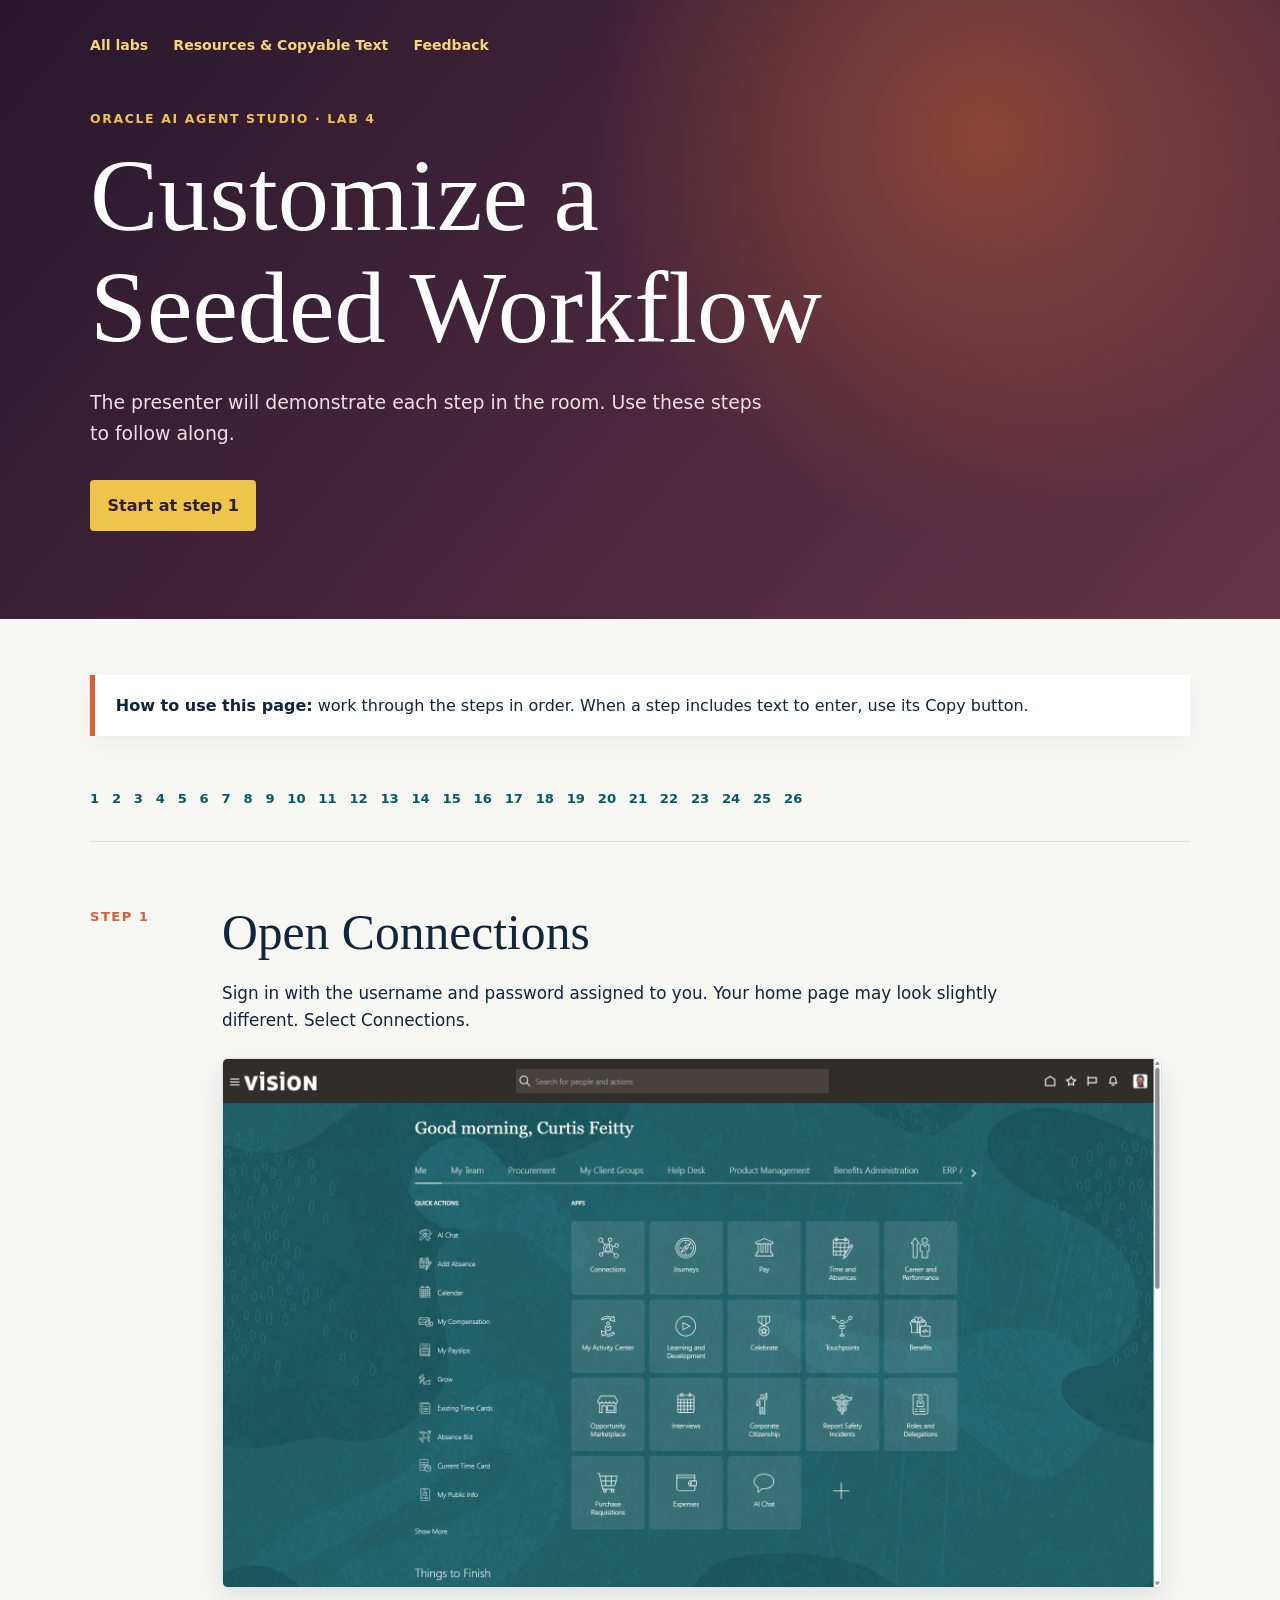
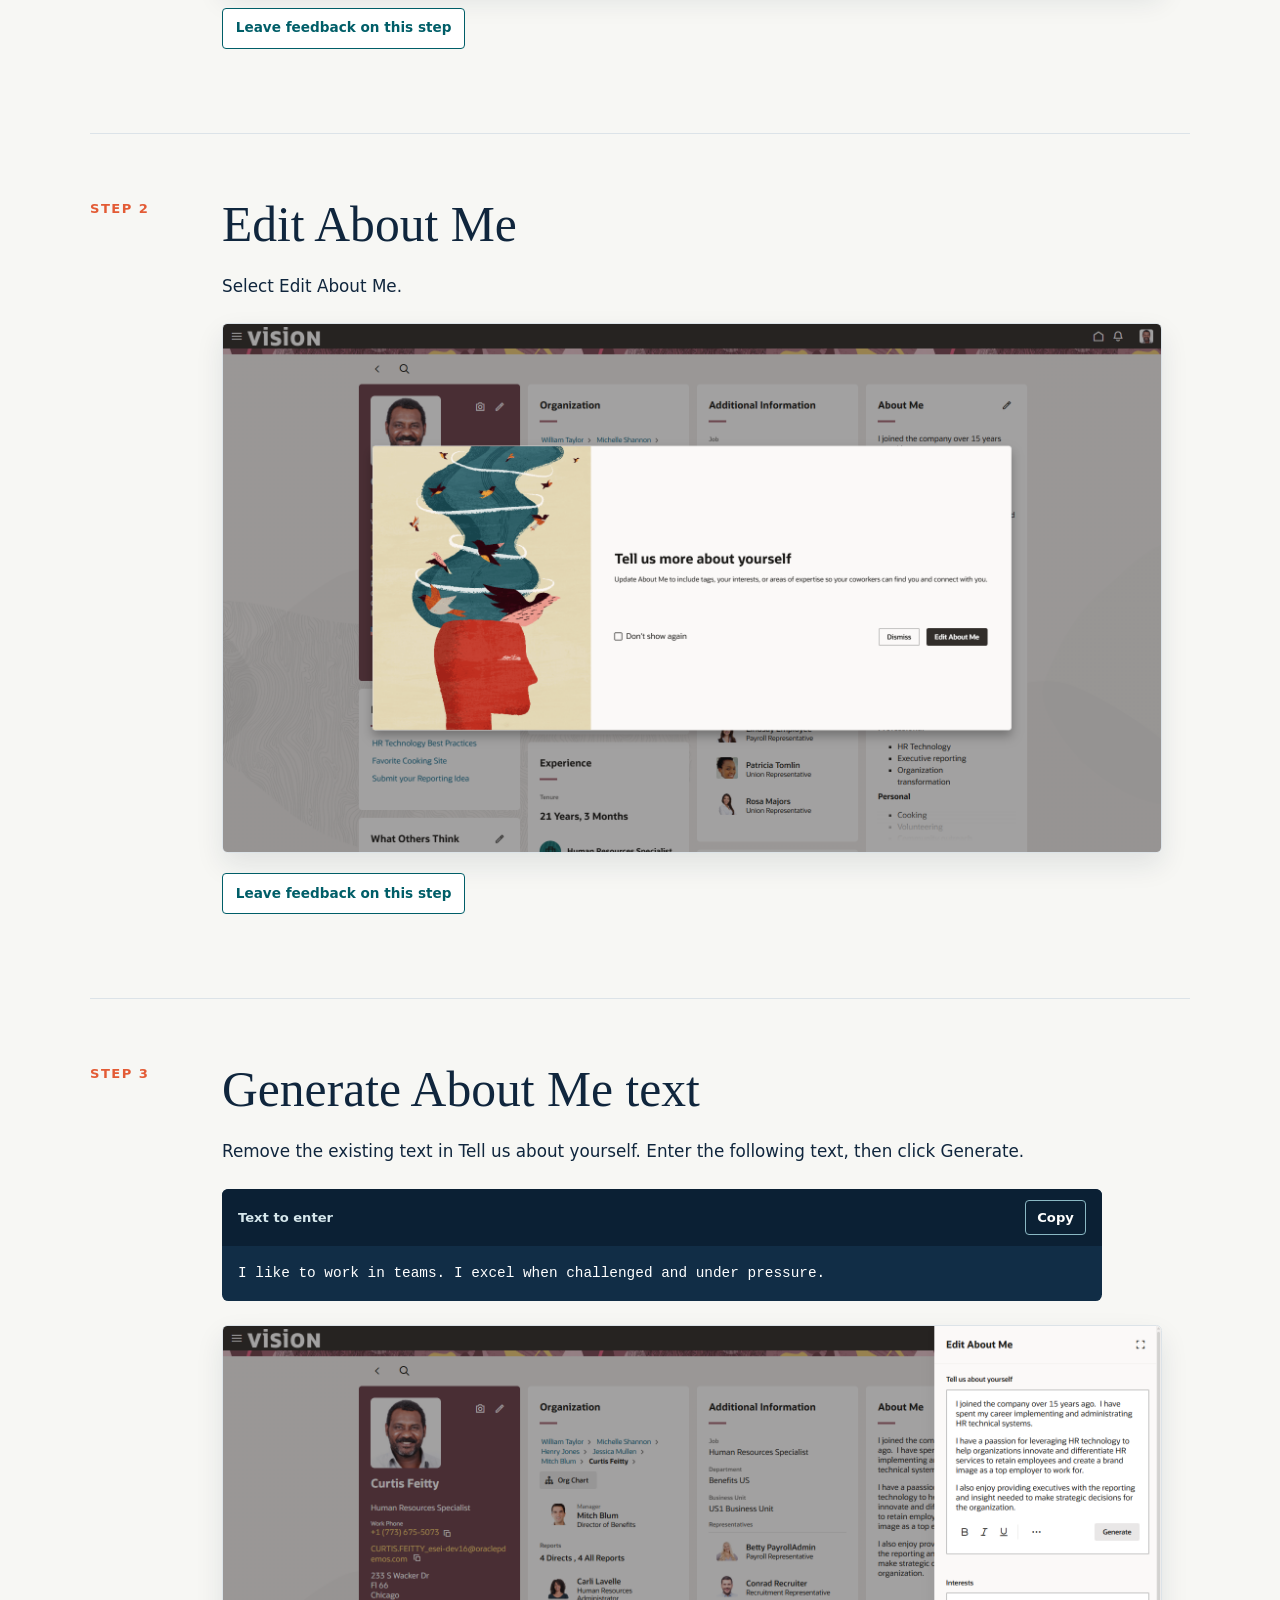
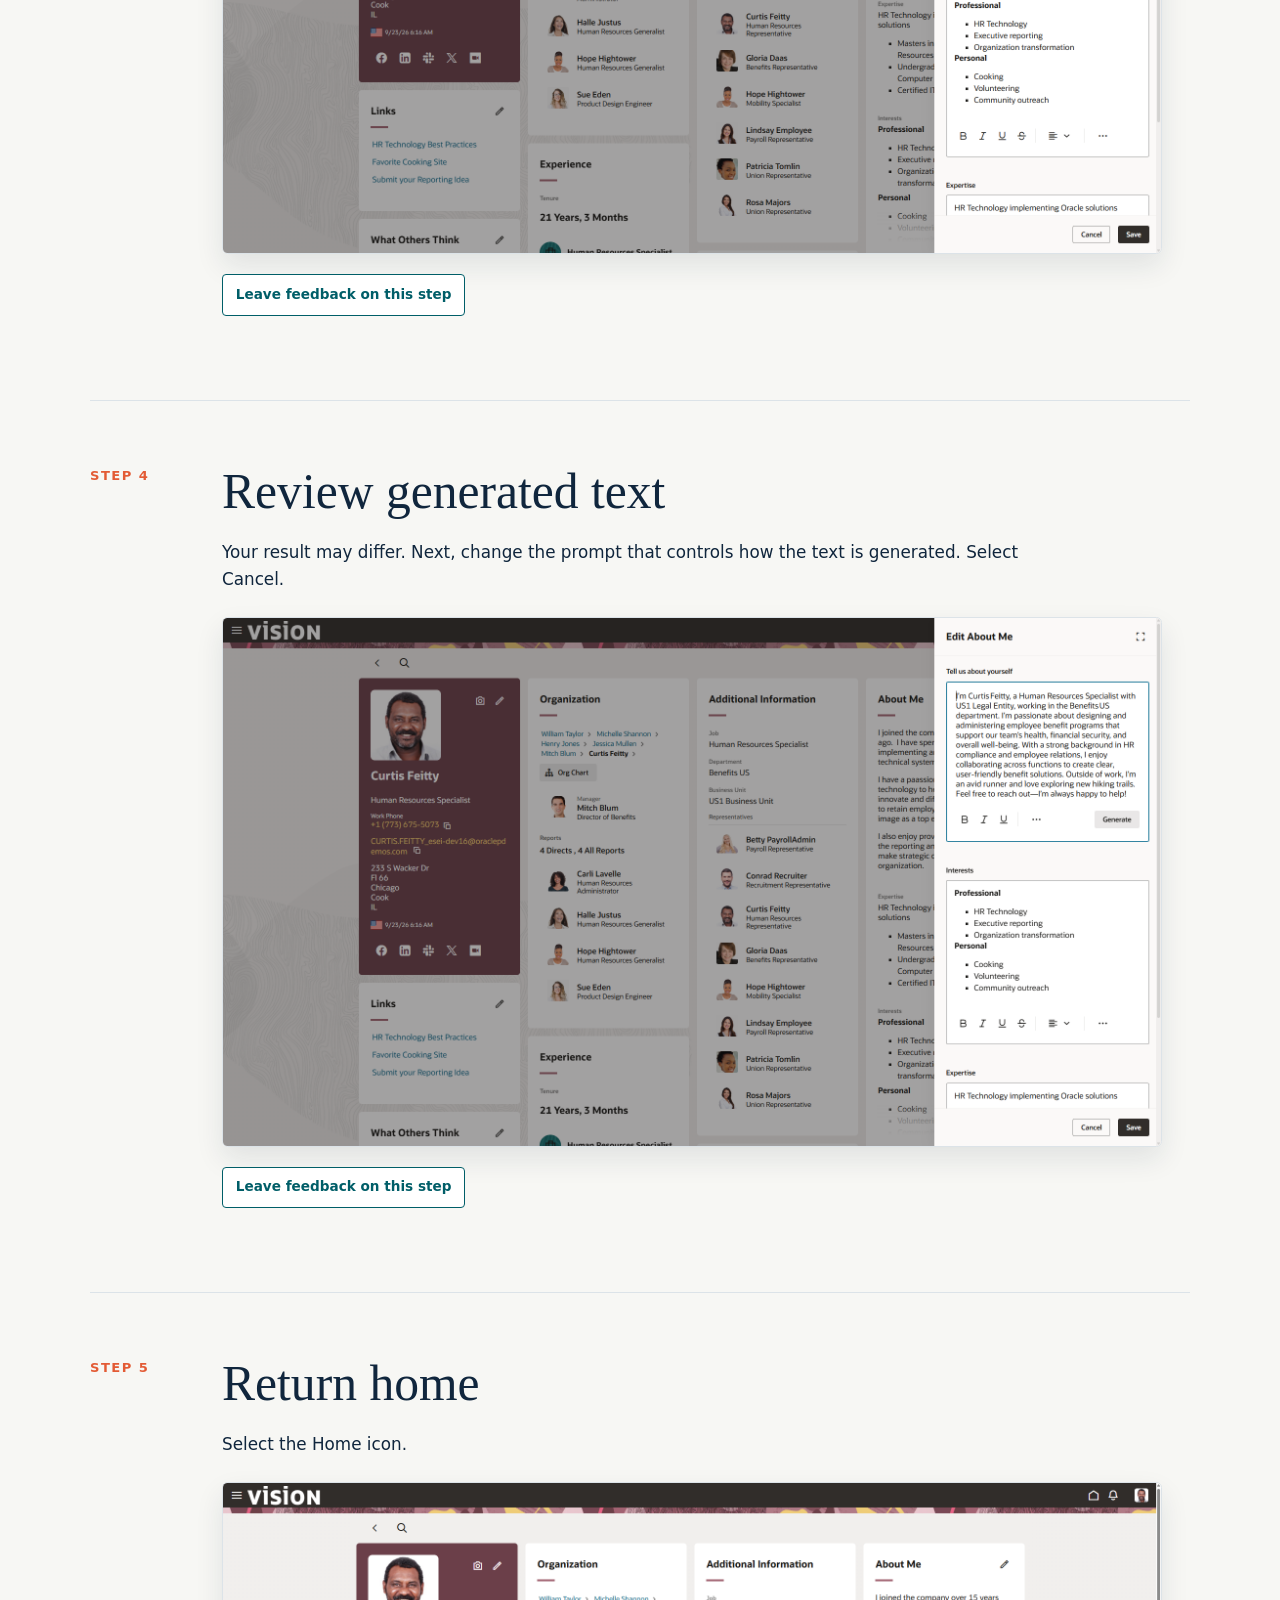
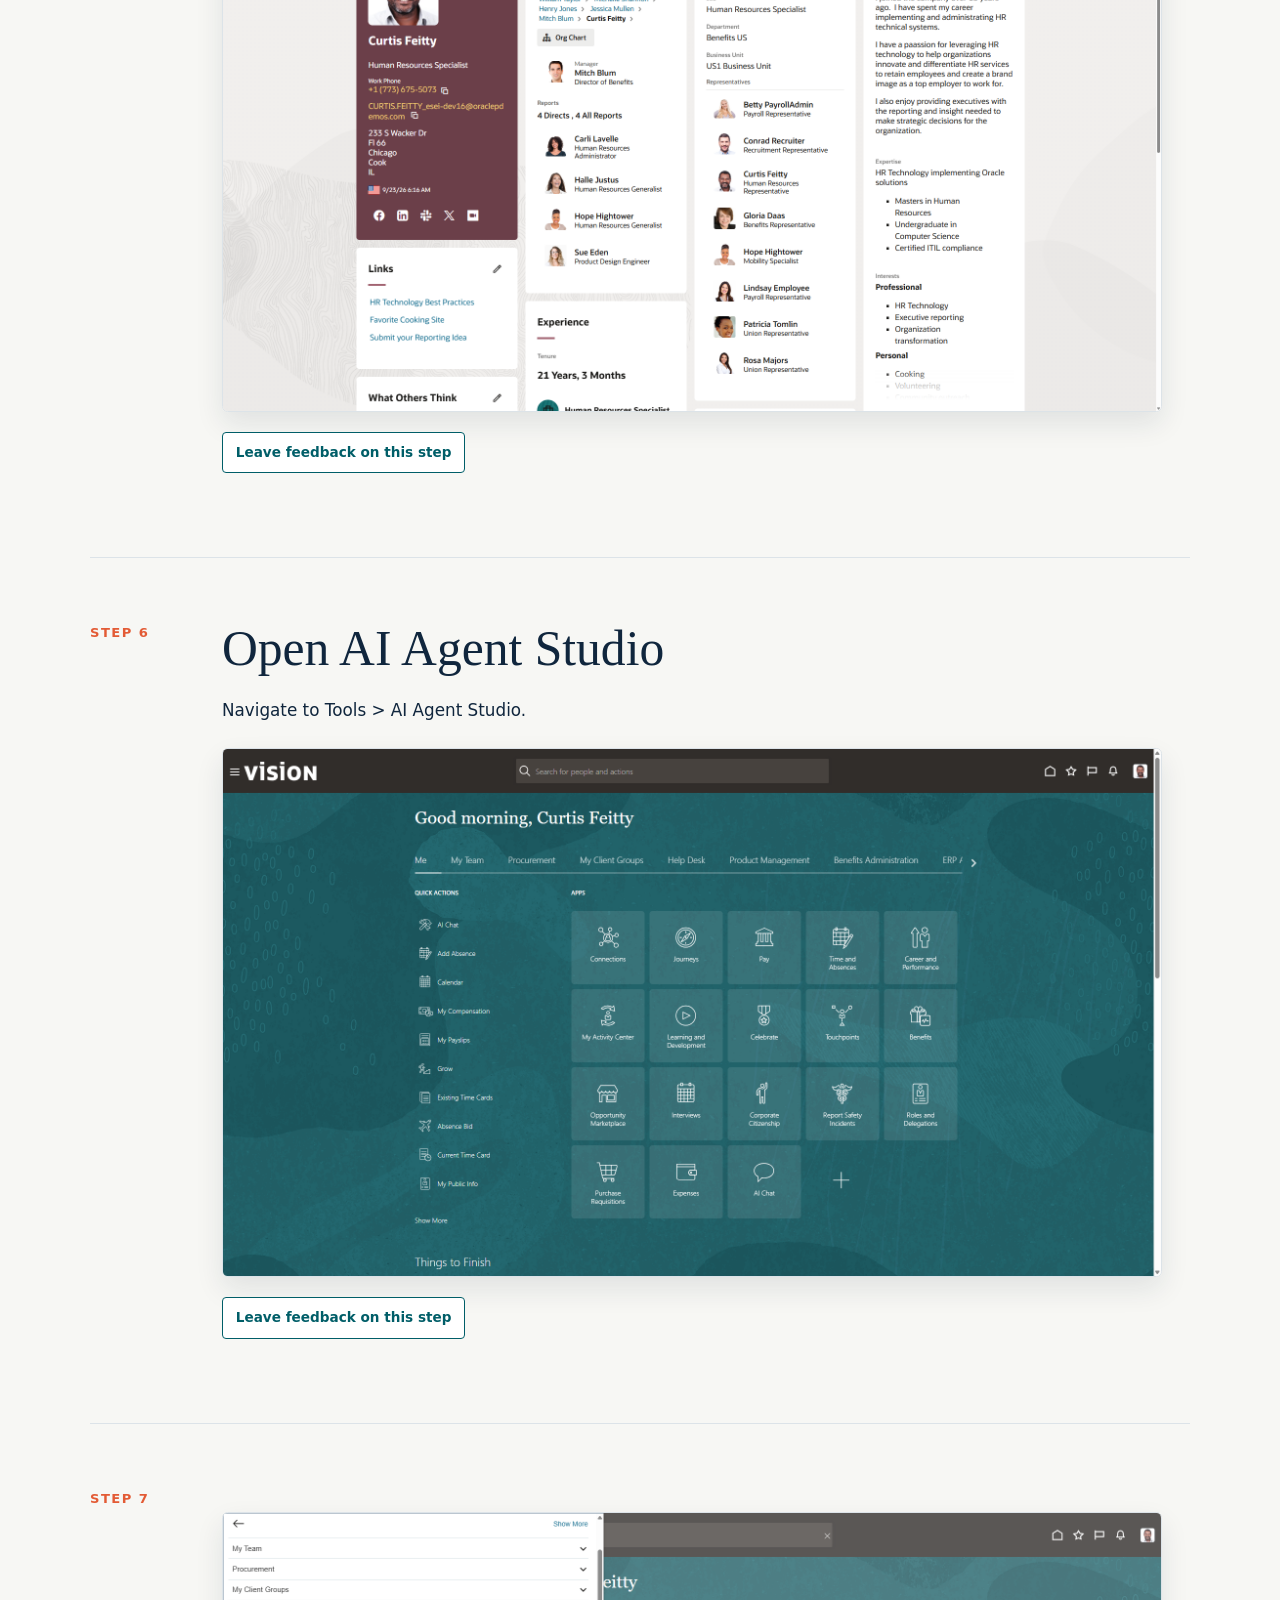
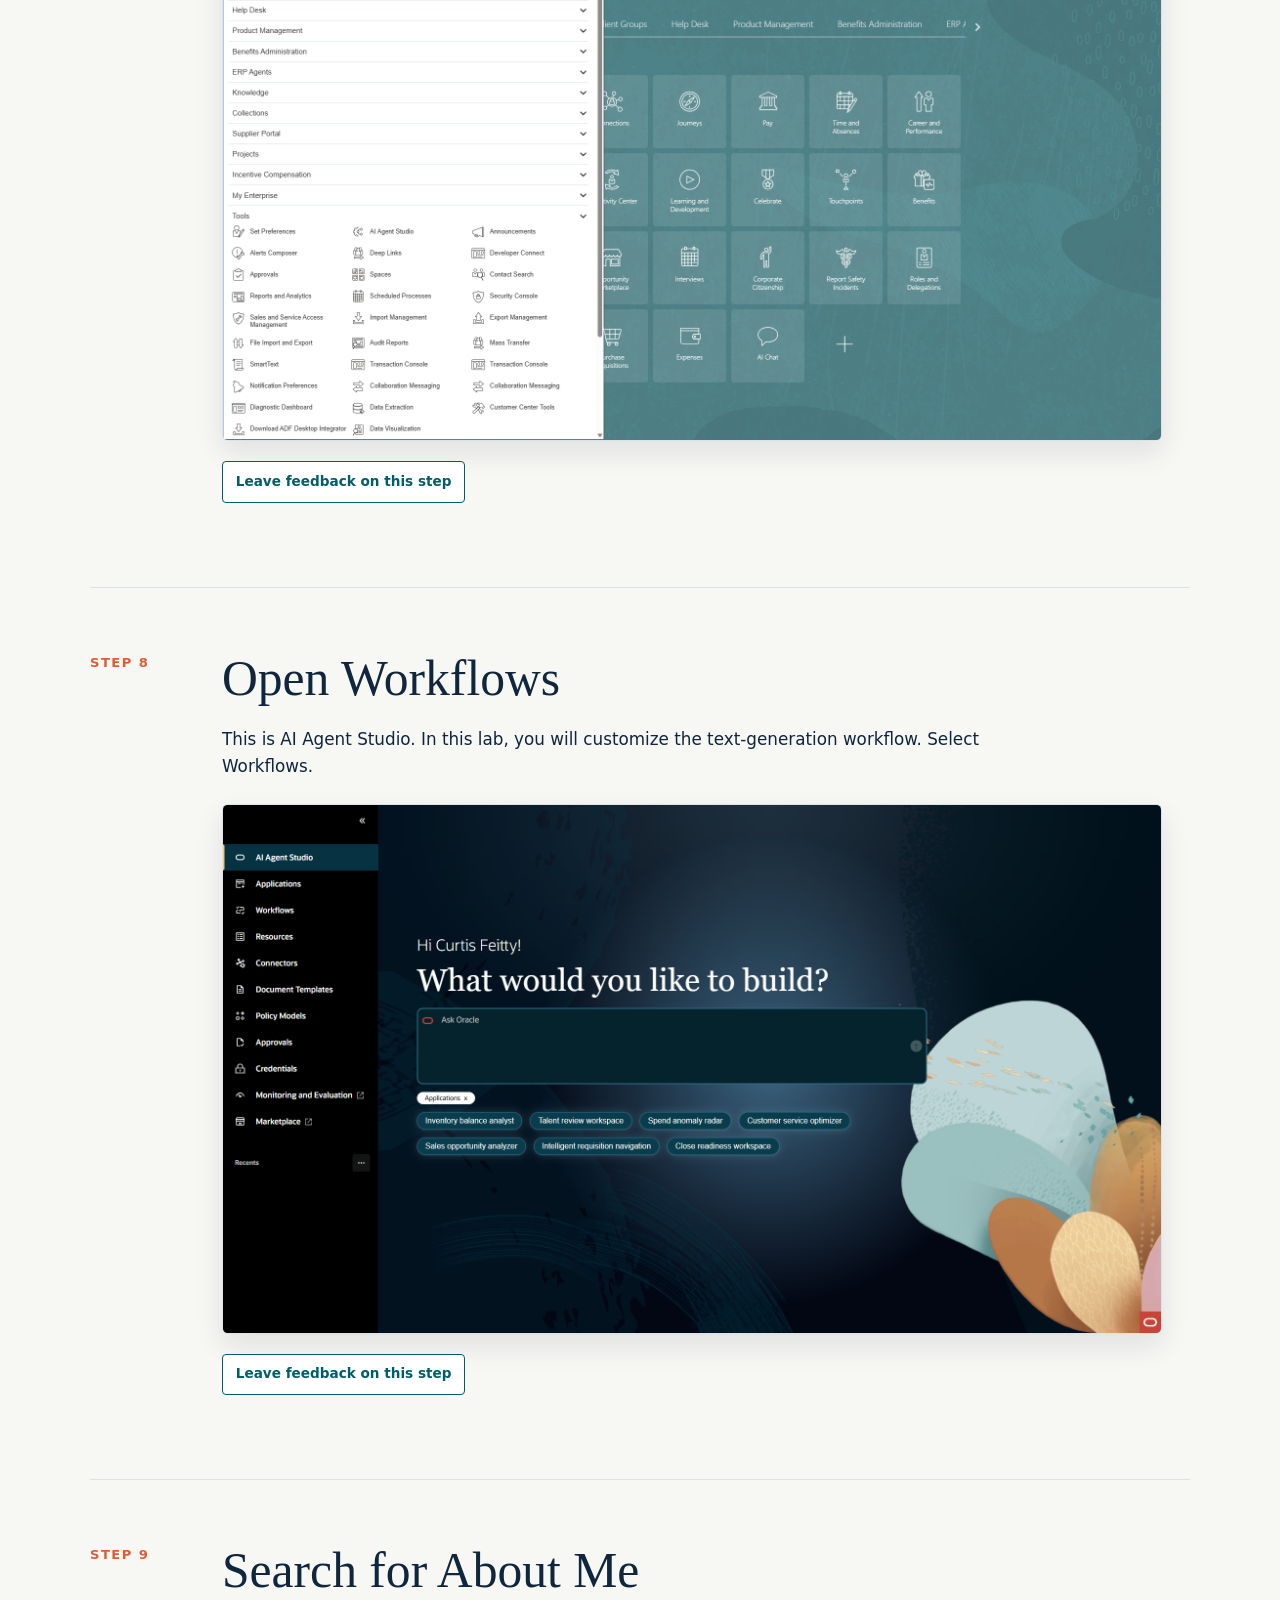
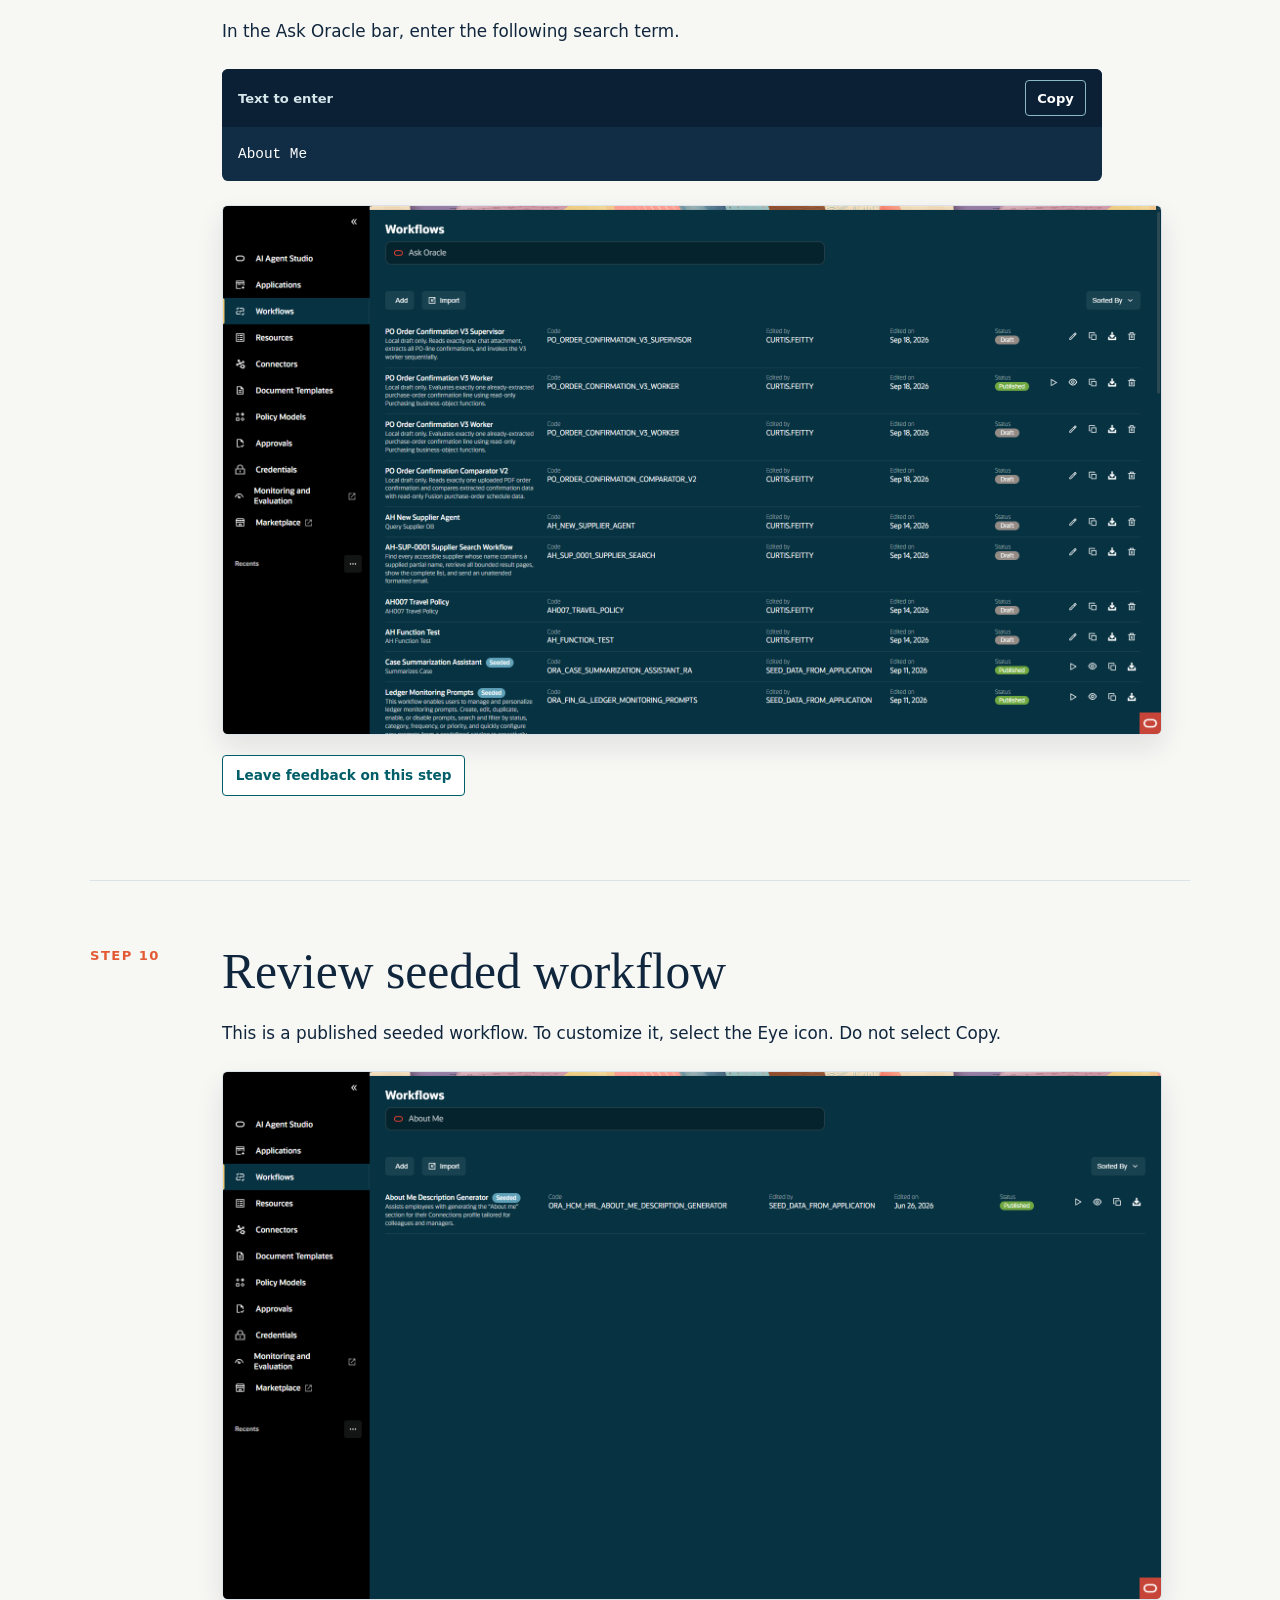
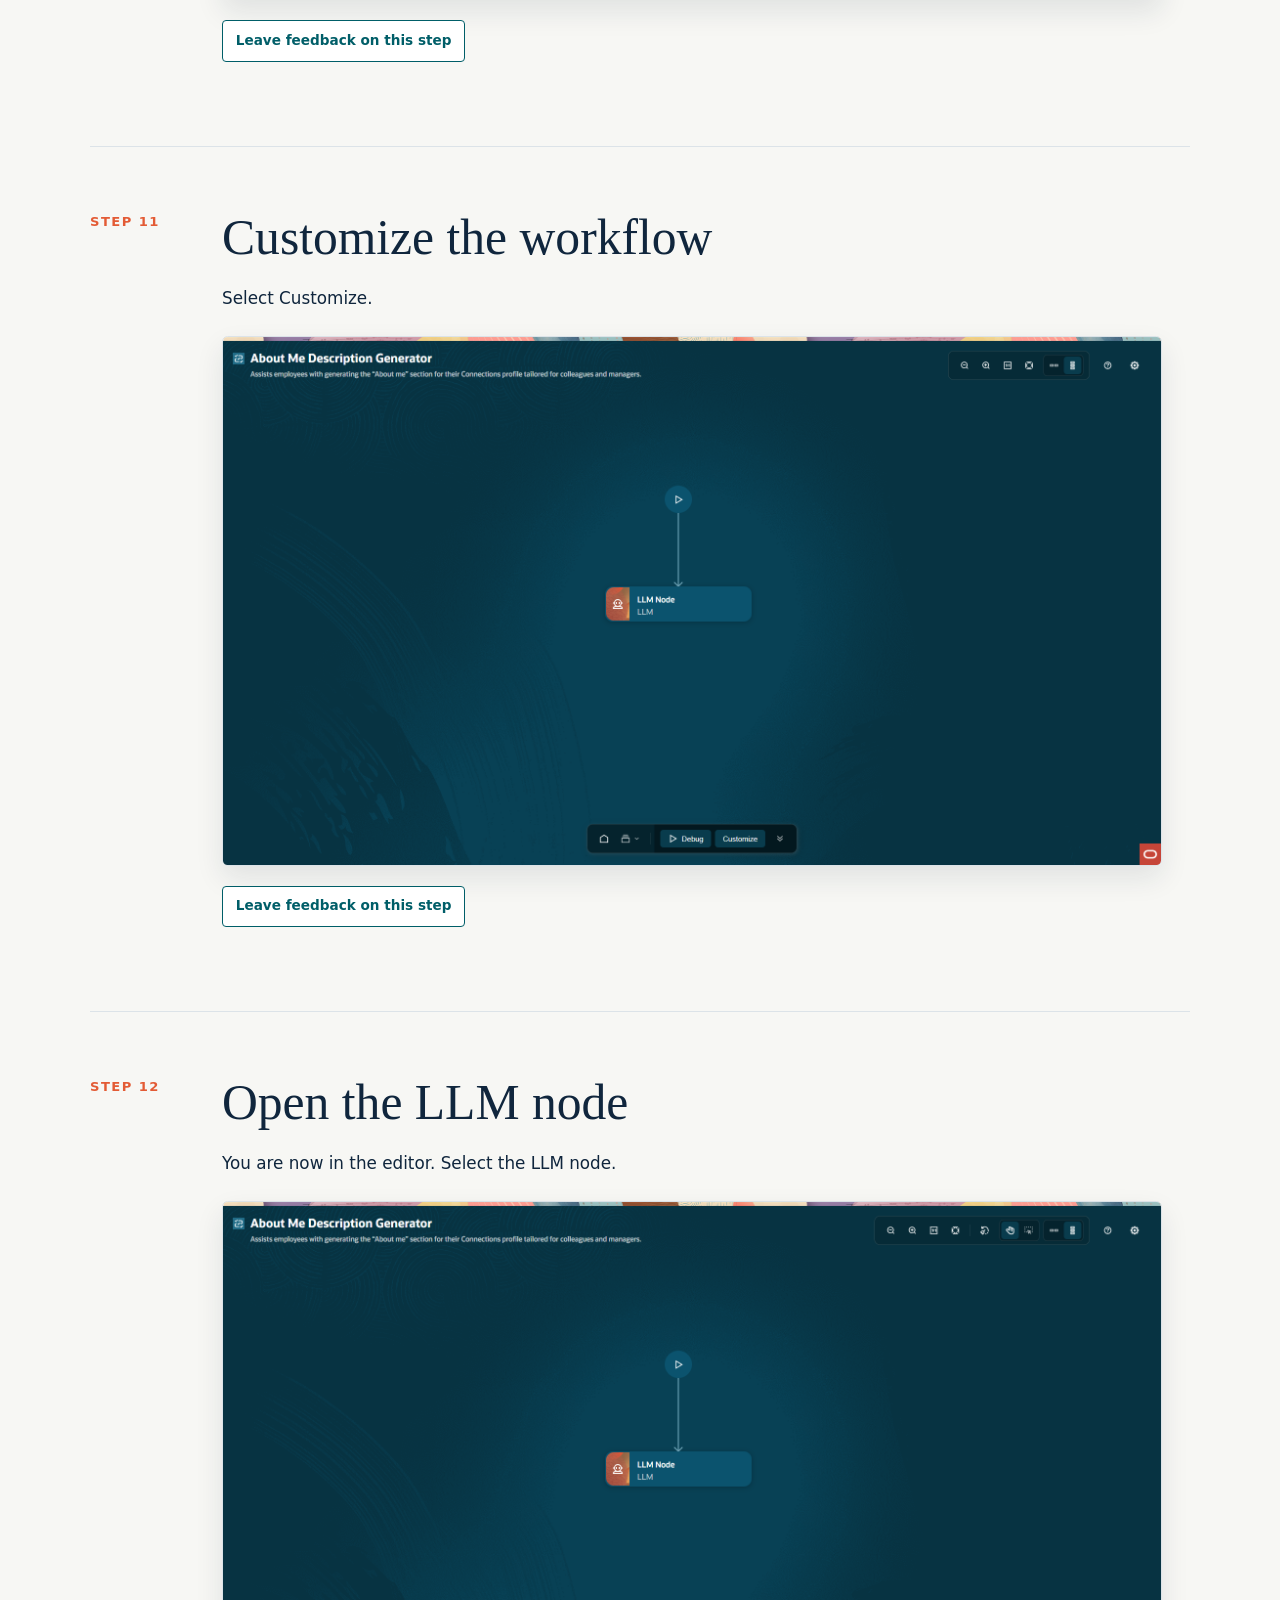
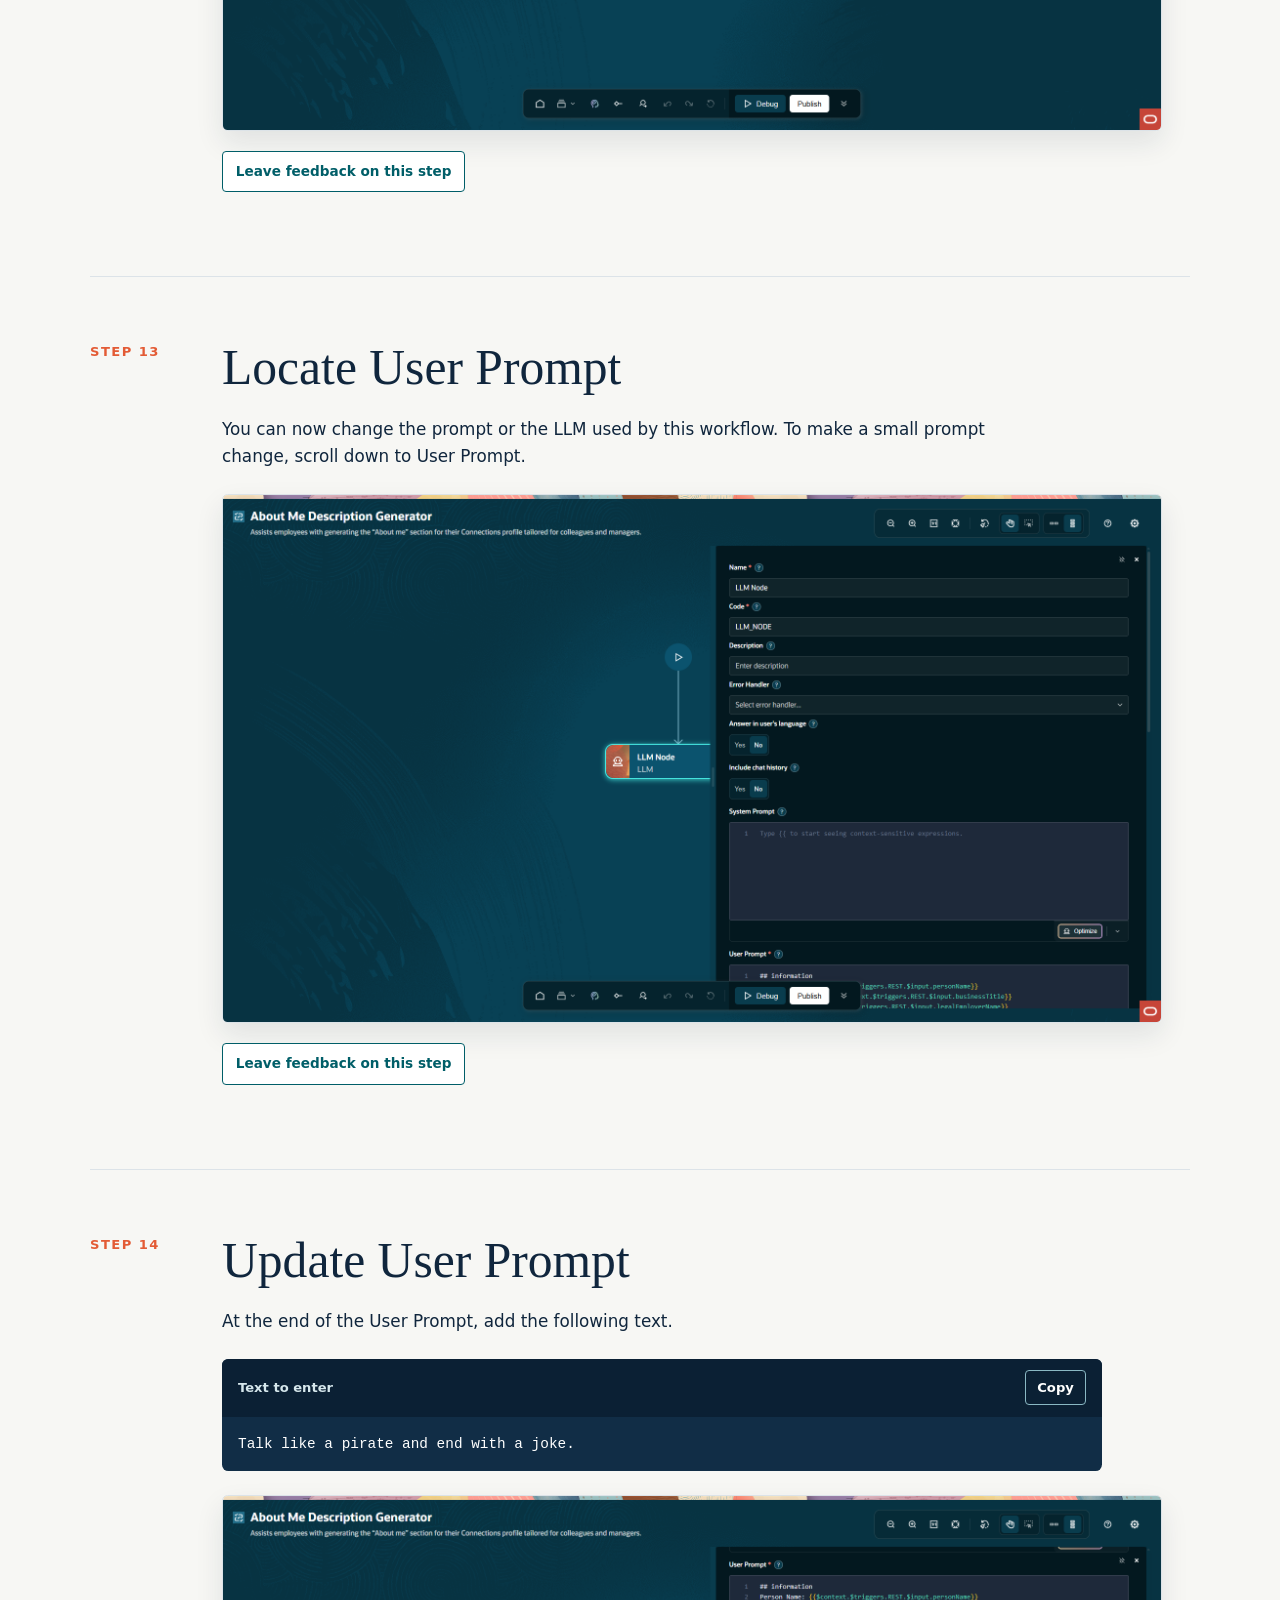
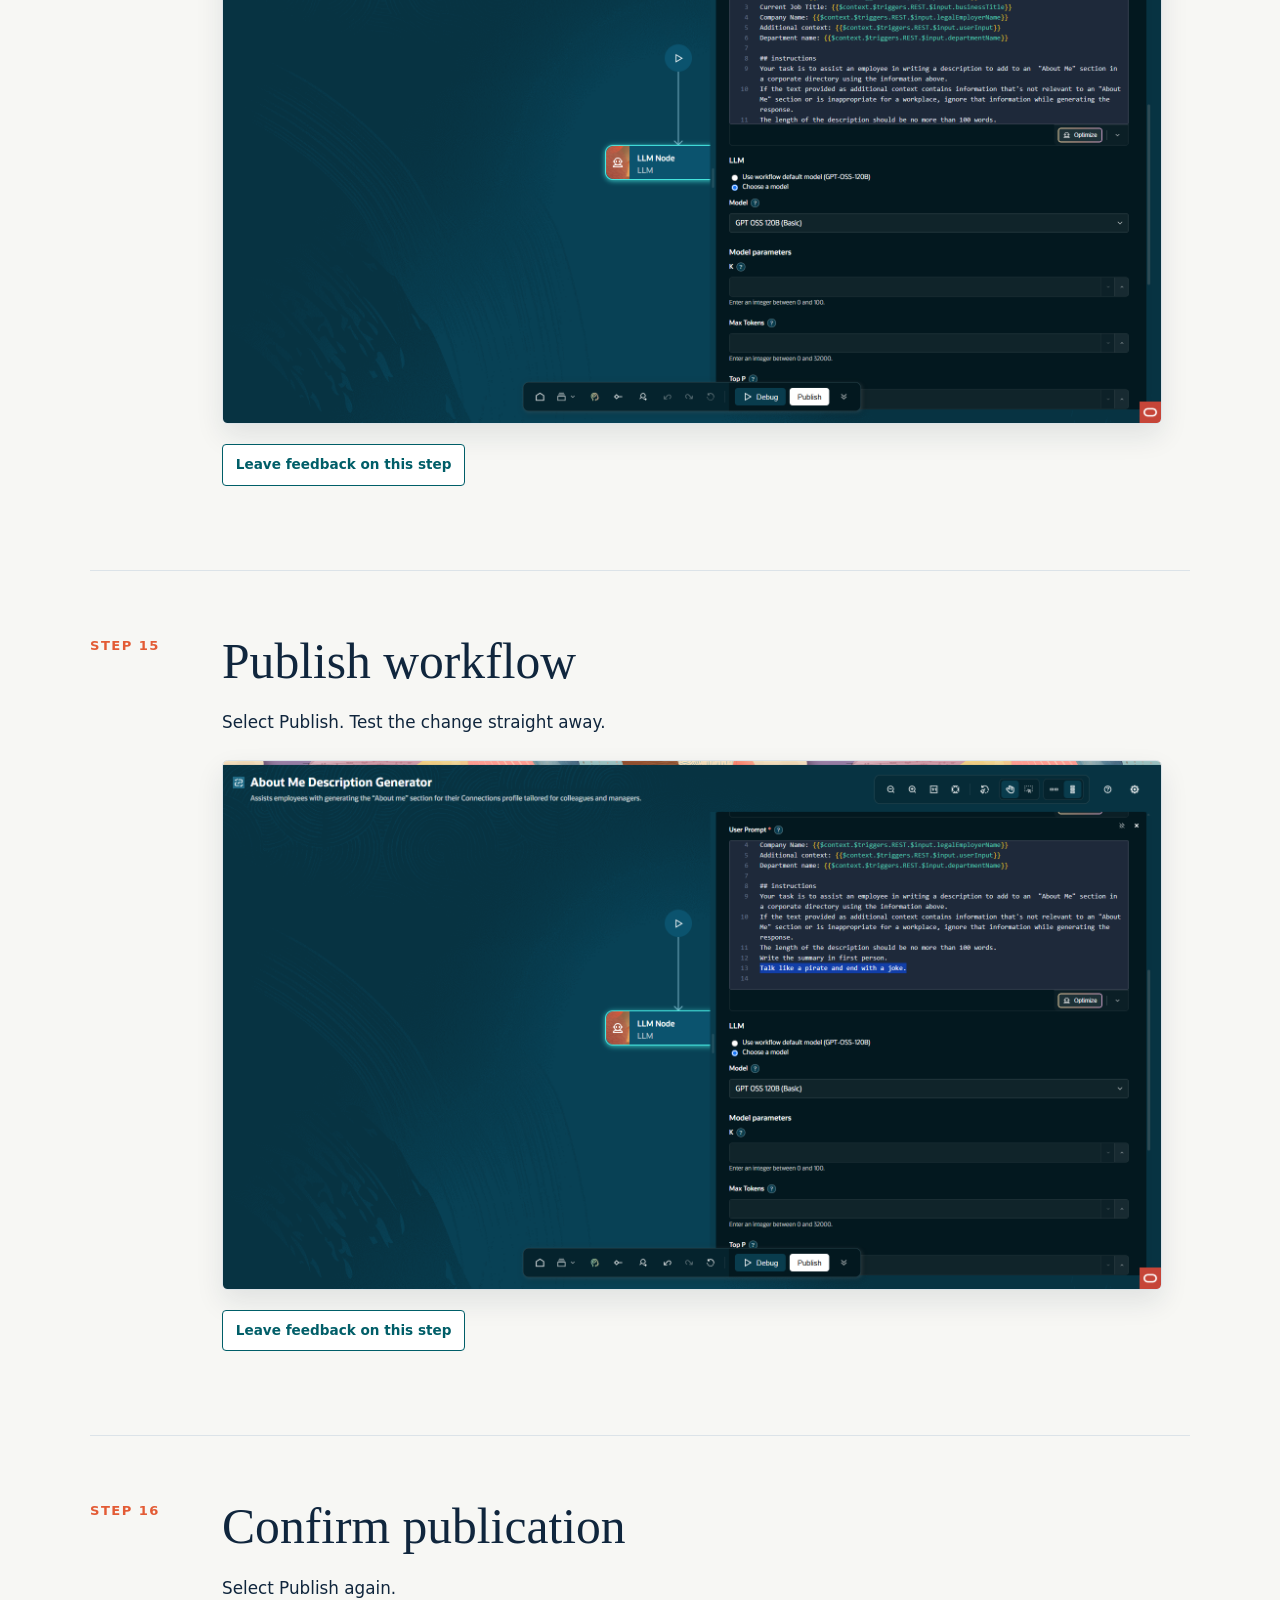
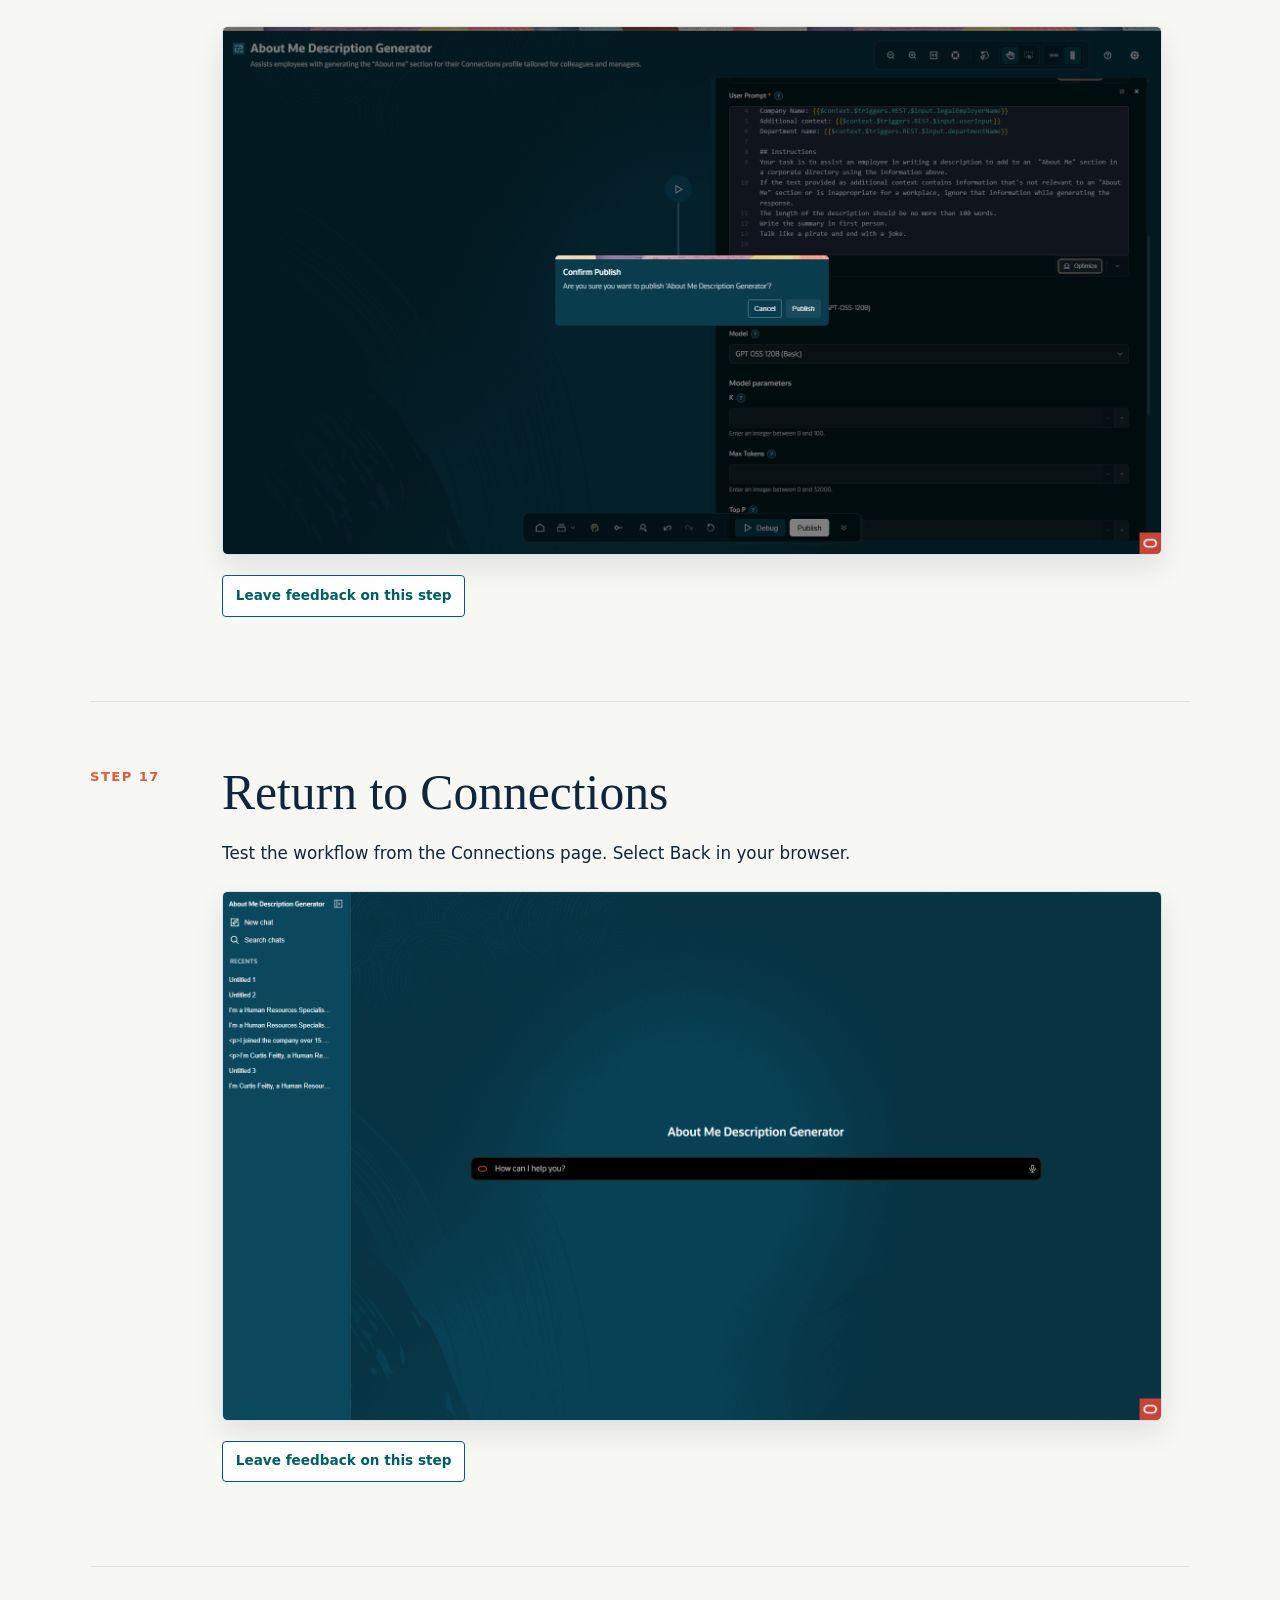
<file: lab4/index.html>
<!doctype html>
<html lang="en">
<head>
  <meta charset="utf-8">
  <meta name="viewport" content="width=device-width, initial-scale=1">
  <meta name="description" content="Lab 4: Customize a Seeded Workflow. A step-by-step Oracle AI Agent Studio walkthrough.">
  <title>Lab 4 | Customize a Seeded Workflow</title>
  <link rel="stylesheet" href="styles.css">
</head>
<body>
  <header class="hero">
    <div class="wrap">
      <a class="home-link" href="../index.html">All labs</a>
      <a class="resources-link" href="resources.html">Resources &amp; Copyable Text</a>
      <a class="resources-link" href="../feedback.html">Feedback</a>
      <p class="eyebrow">Oracle AI Agent Studio · Lab 4</p>
      <h1>Customize a Seeded Workflow</h1>
      <p>The presenter will demonstrate each step in the room. Use these steps to follow along.</p>
      <a class="start" href="#step-1">Start at step 1</a>
    </div>
  </header>
  <main class="wrap">
    <section class="orientation" aria-label="How to use this lab">
      <p><strong>How to use this page:</strong> work through the steps in order. When a step includes text to enter, use its Copy button.</p>
    </section>
    <nav class="contents" aria-label="Step navigation" id="contents"></nav>
    <section id="steps" aria-label="Lab steps"></section>
  </main>
  <footer class="wrap">Lab 4 · Customize a Seeded Workflow</footer>
  <script src="script.js"></script>
  <script src="../feedback-config.js"></script>
  <script src="../feedback-widget.js"></script>
</body>
</html>
</file>
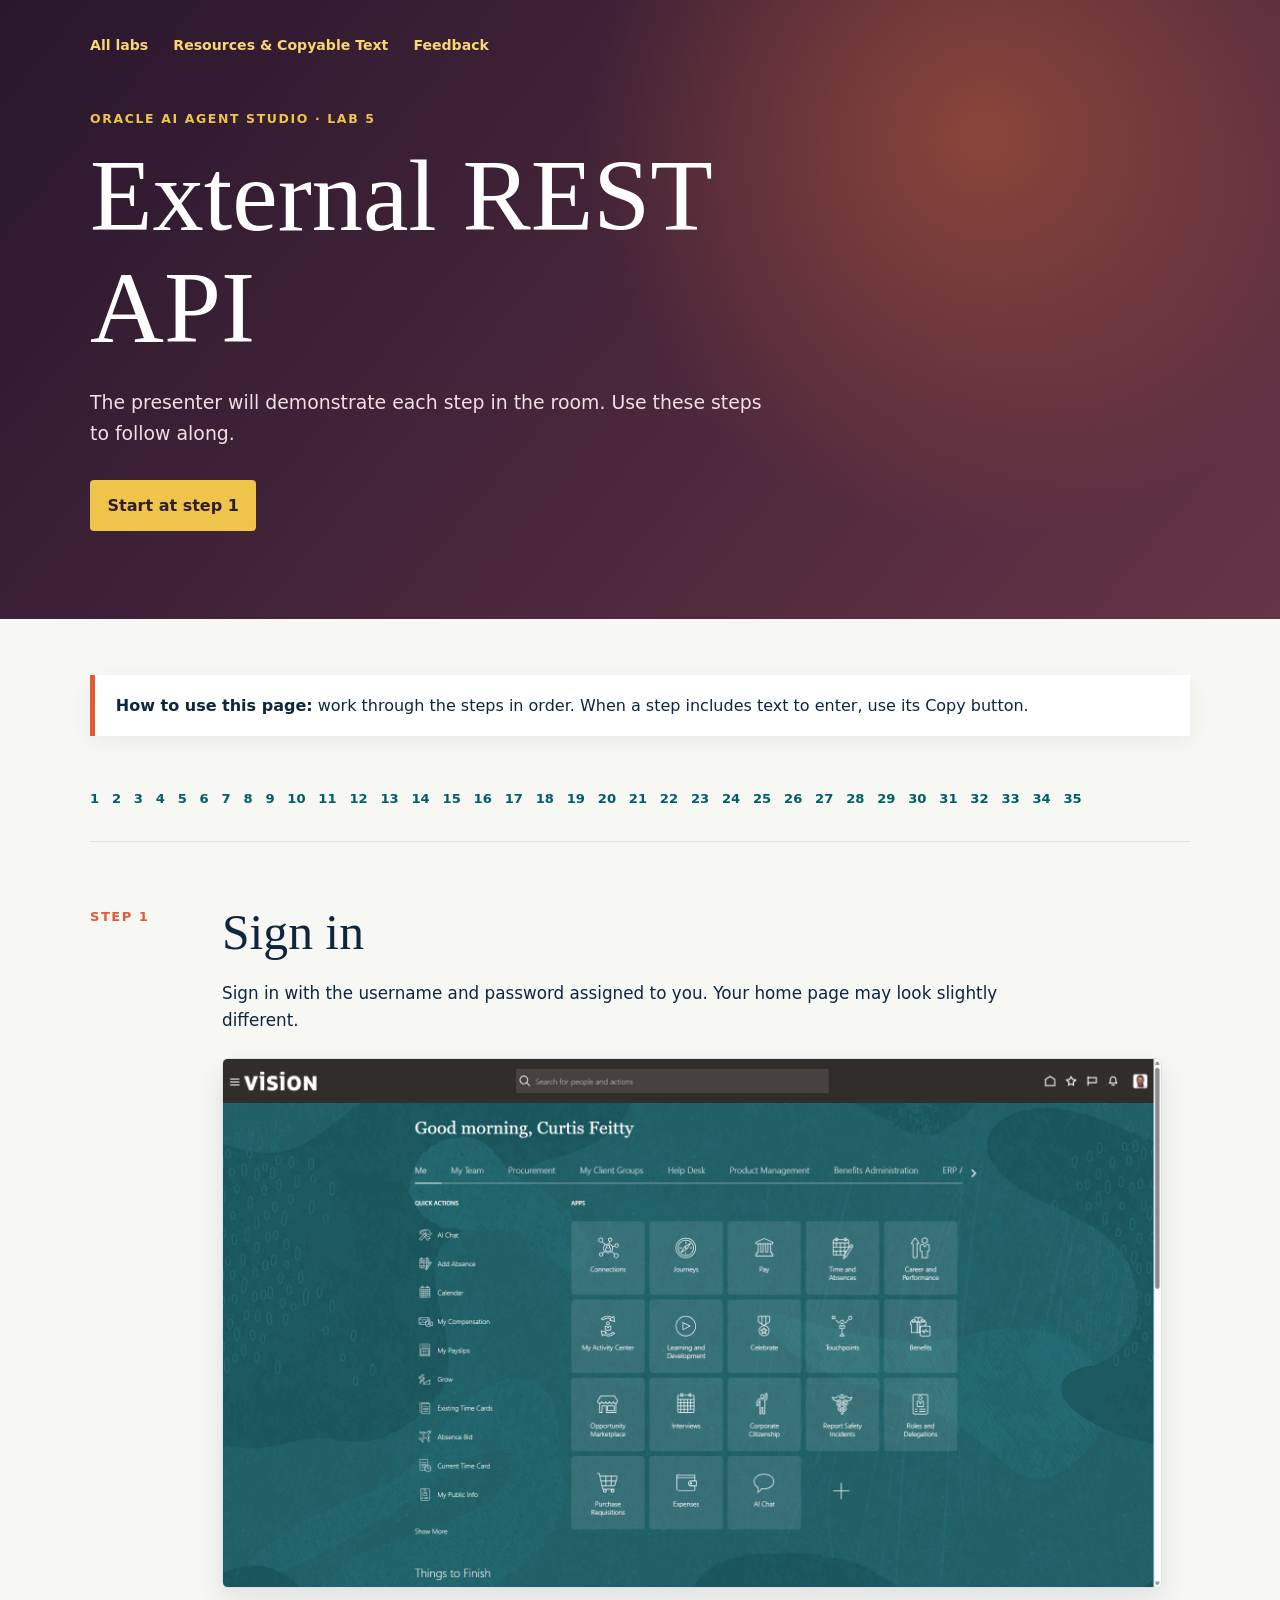
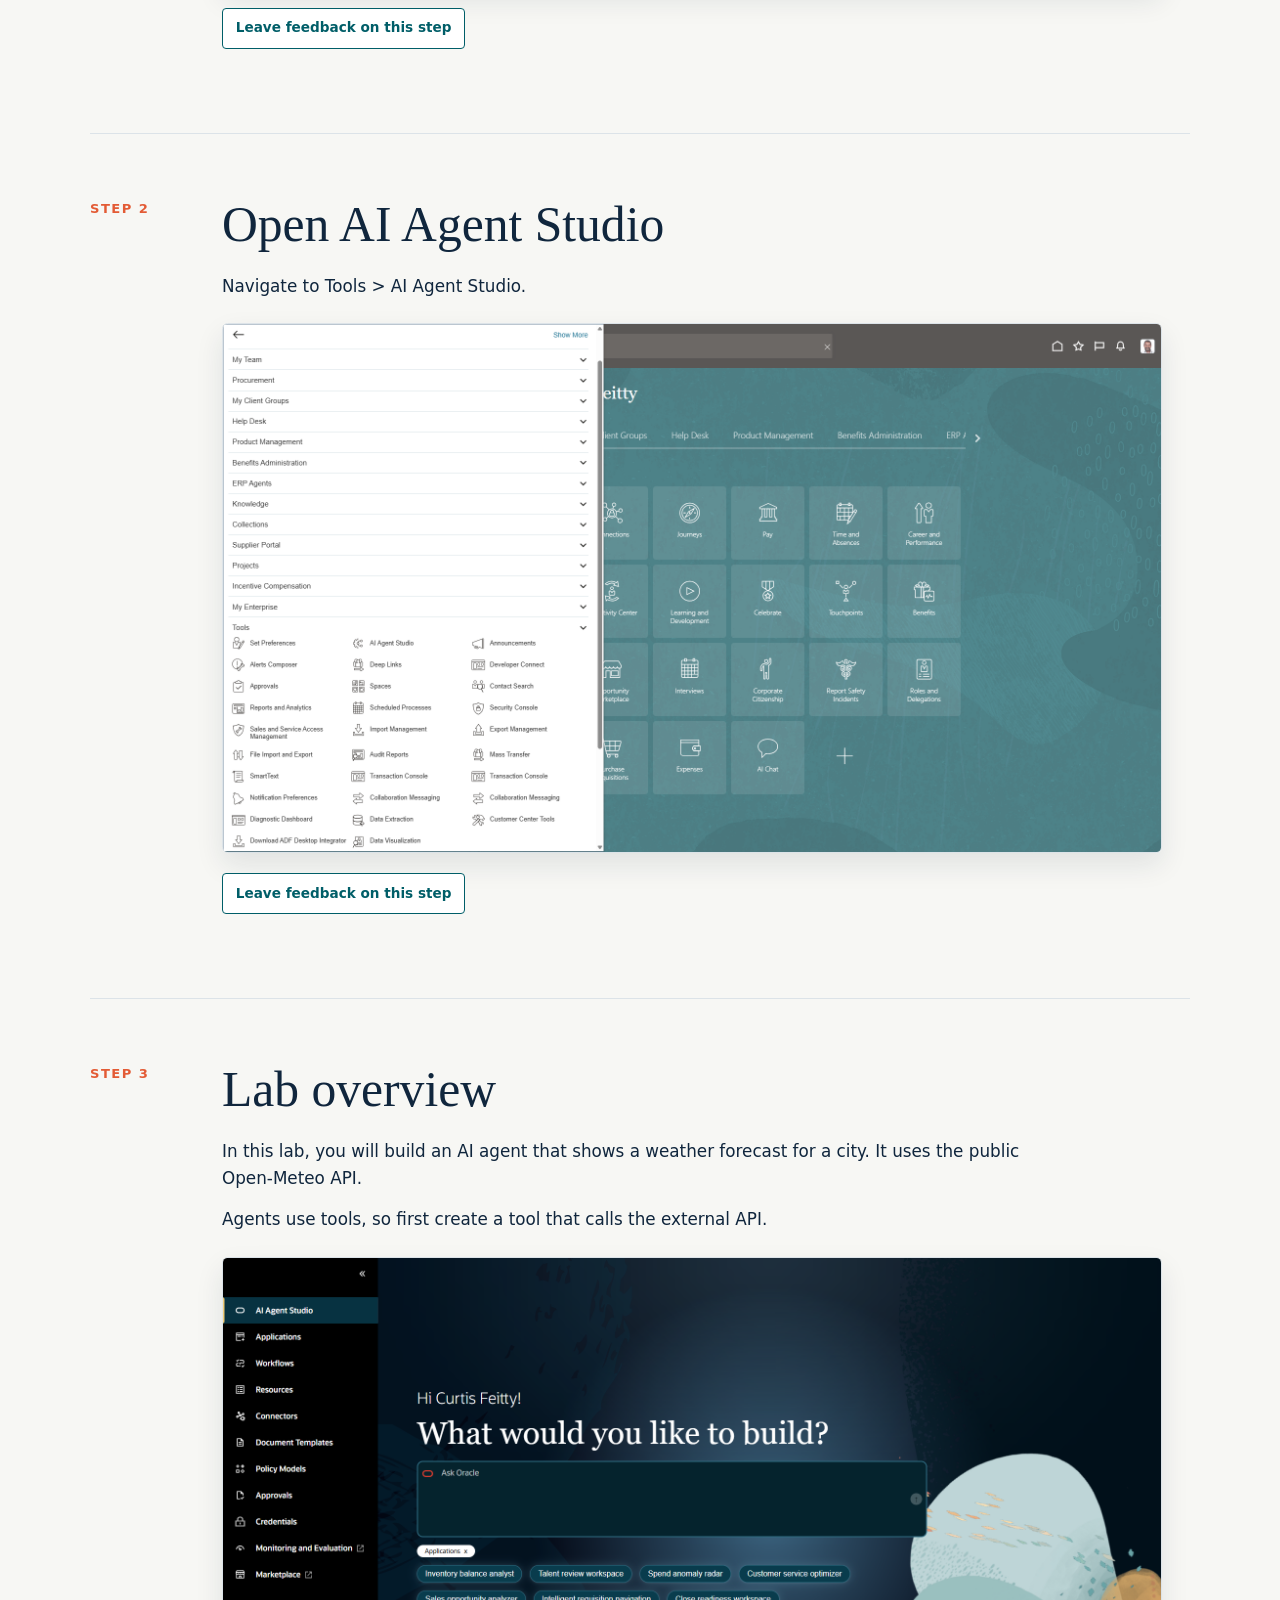
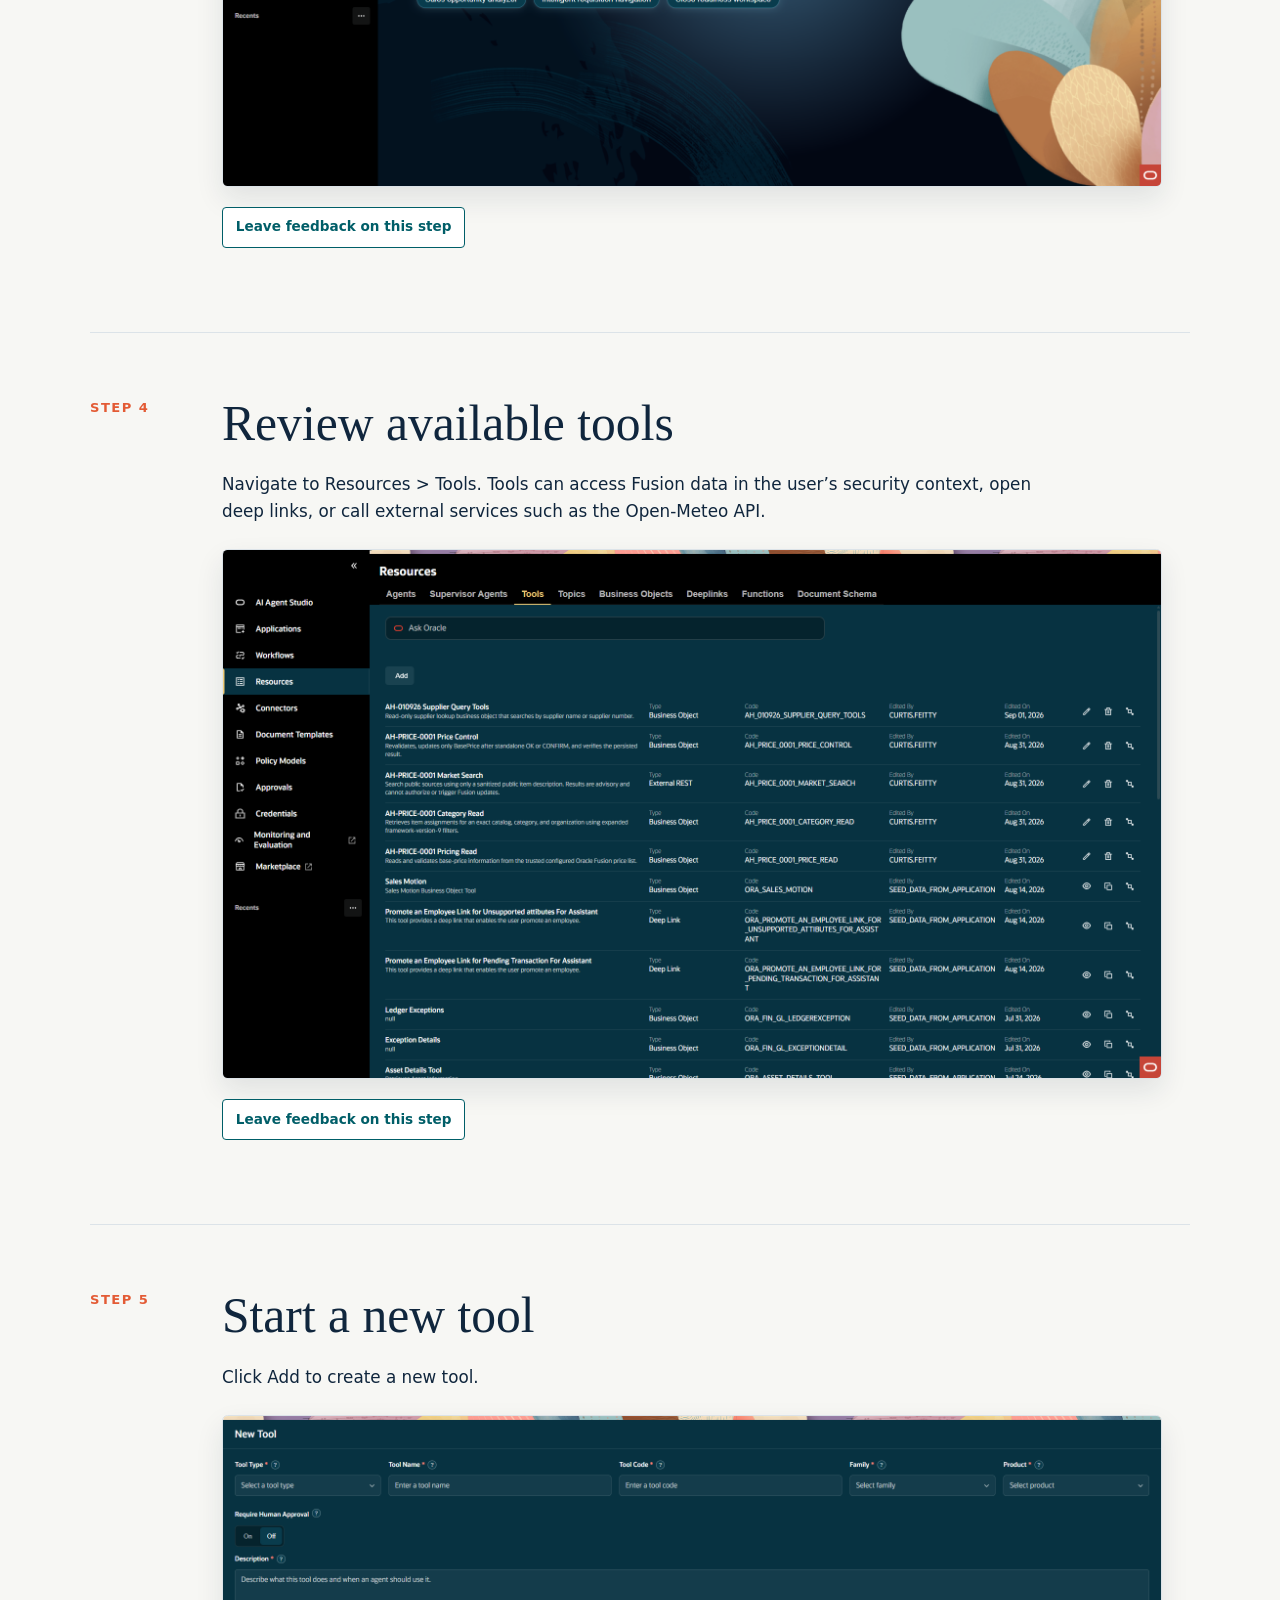
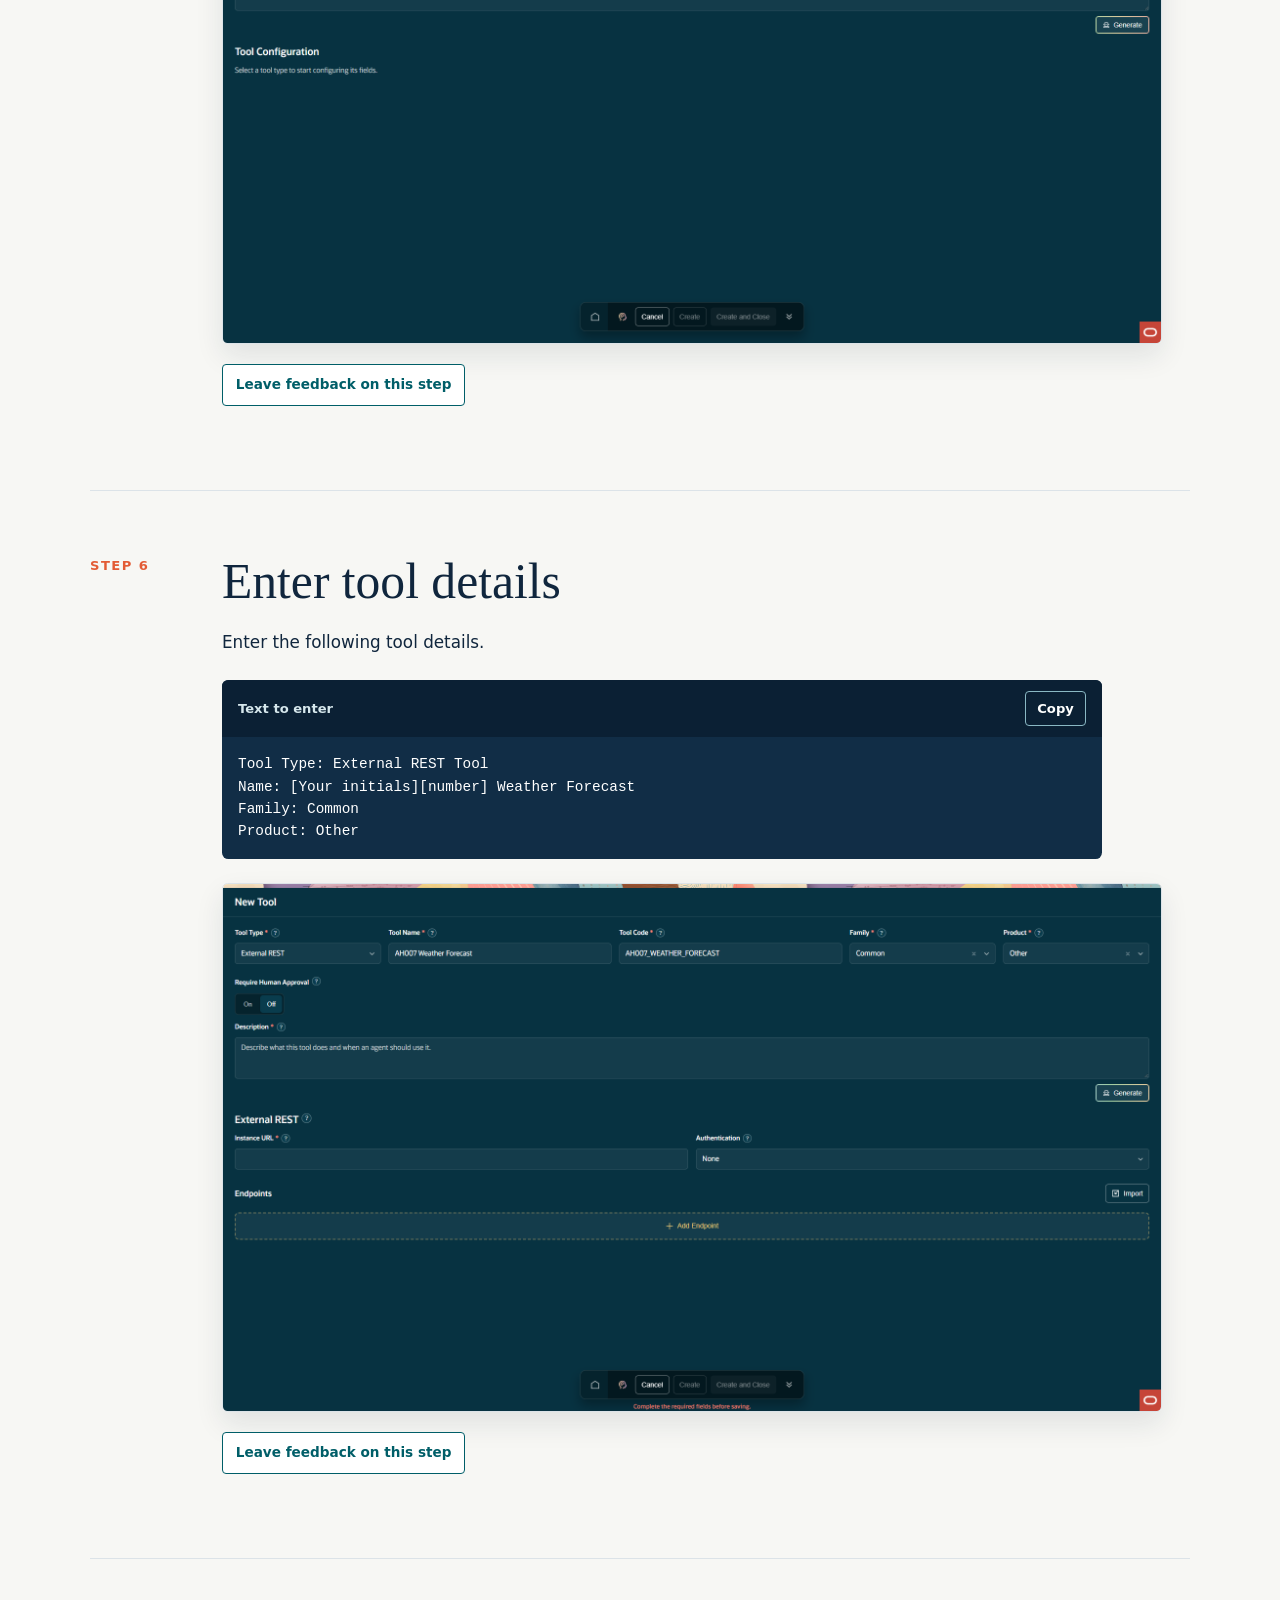
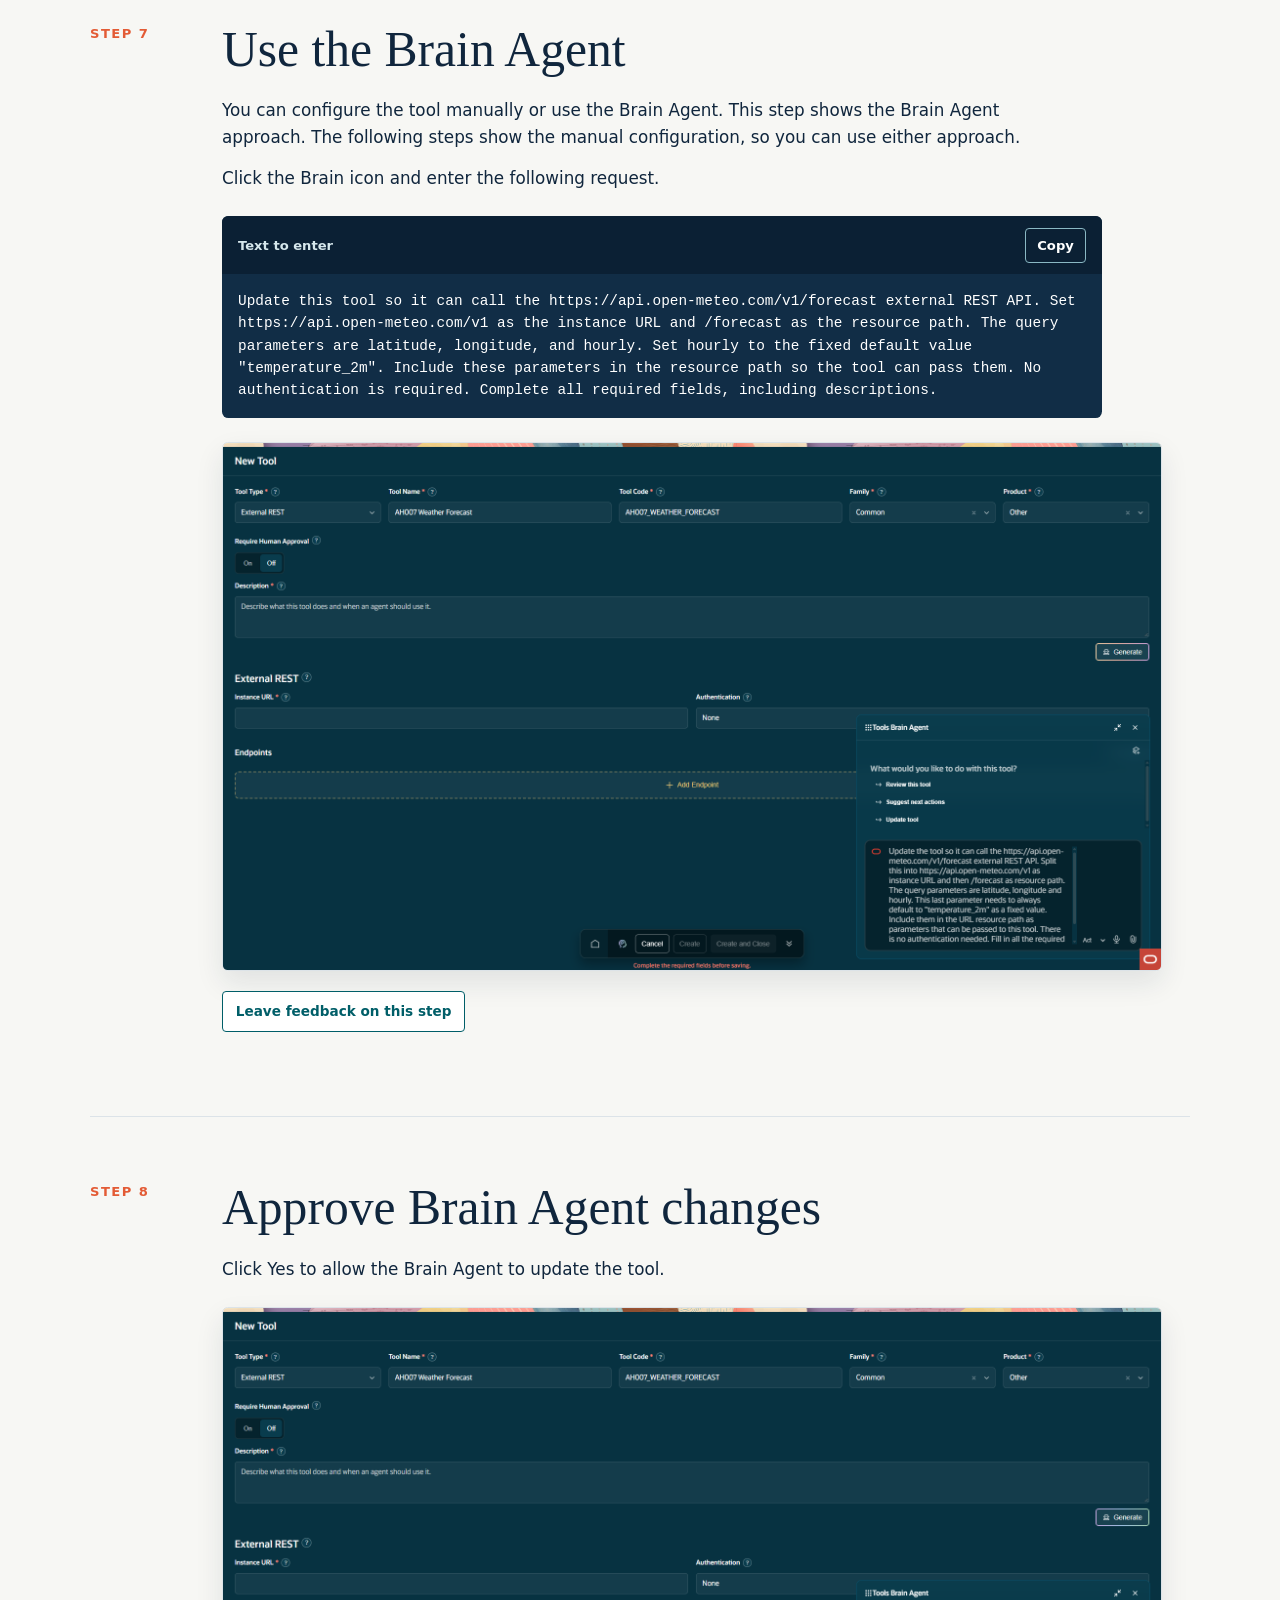
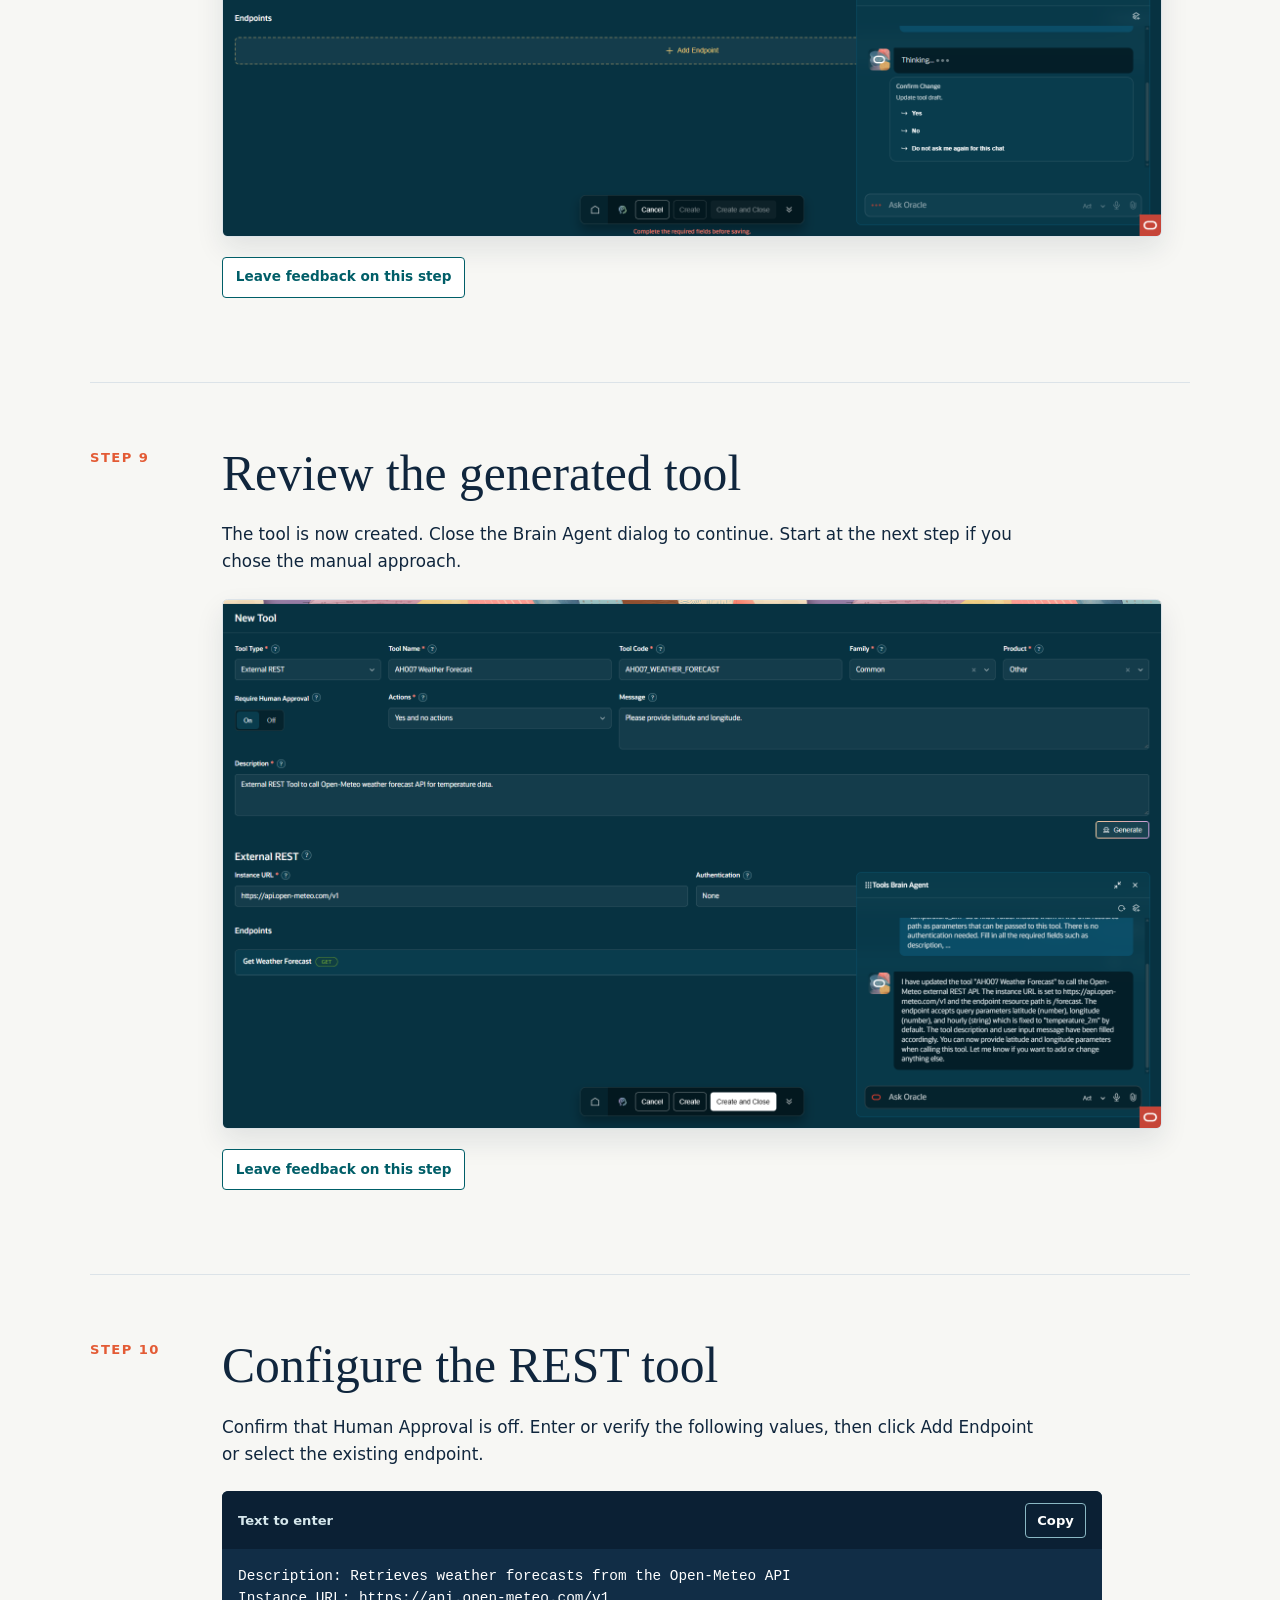
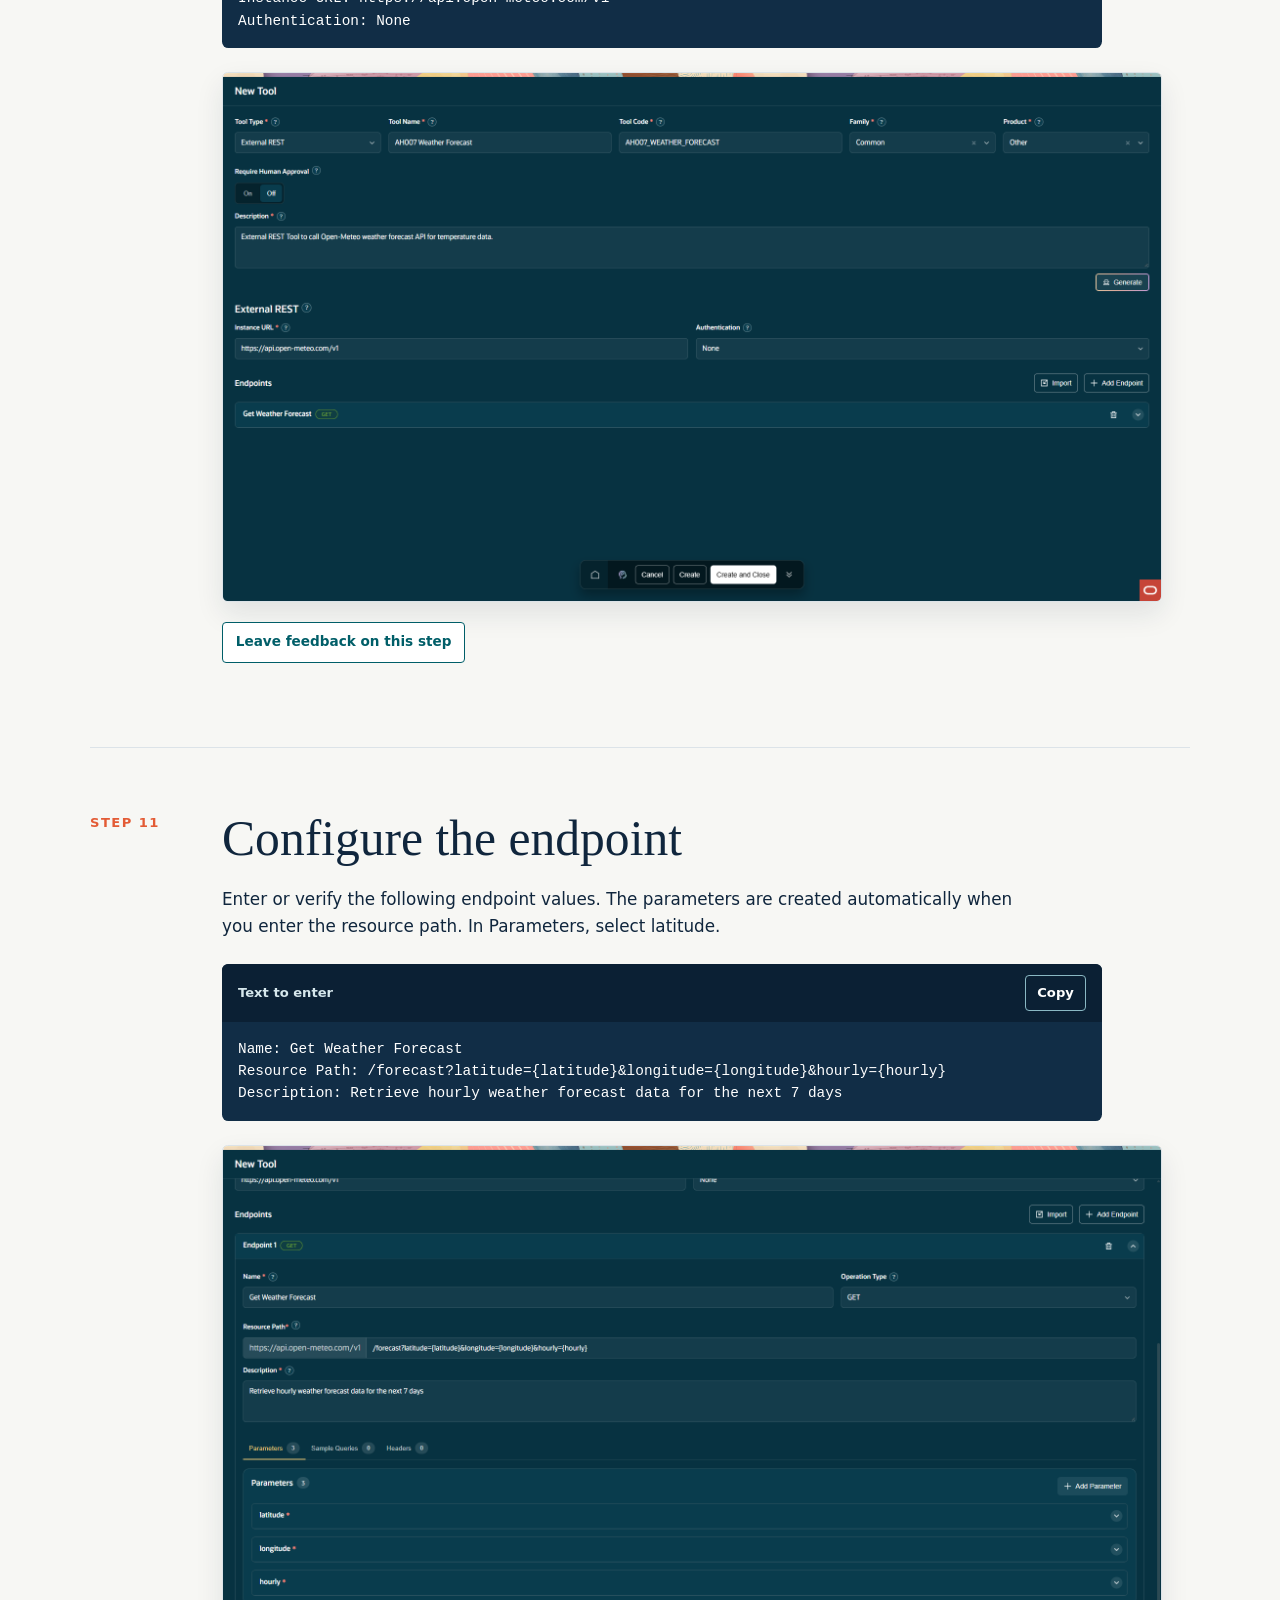
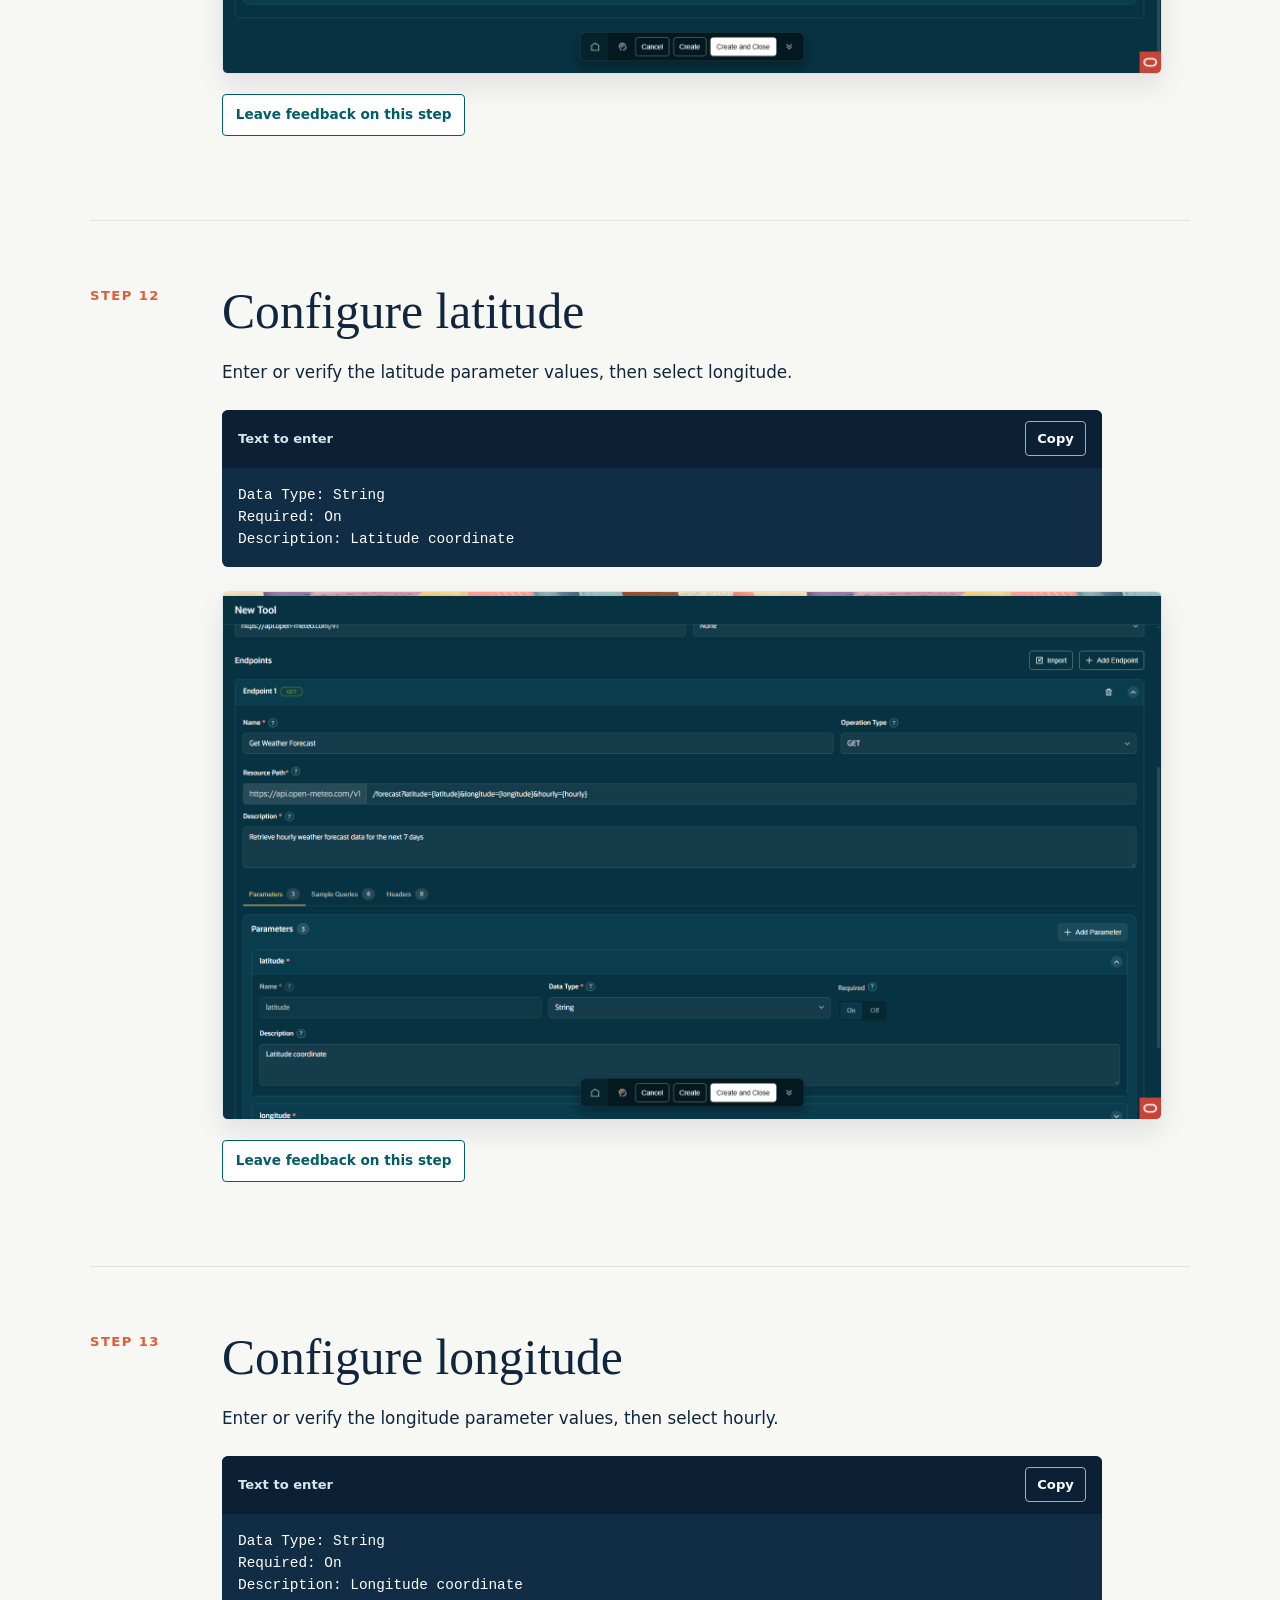
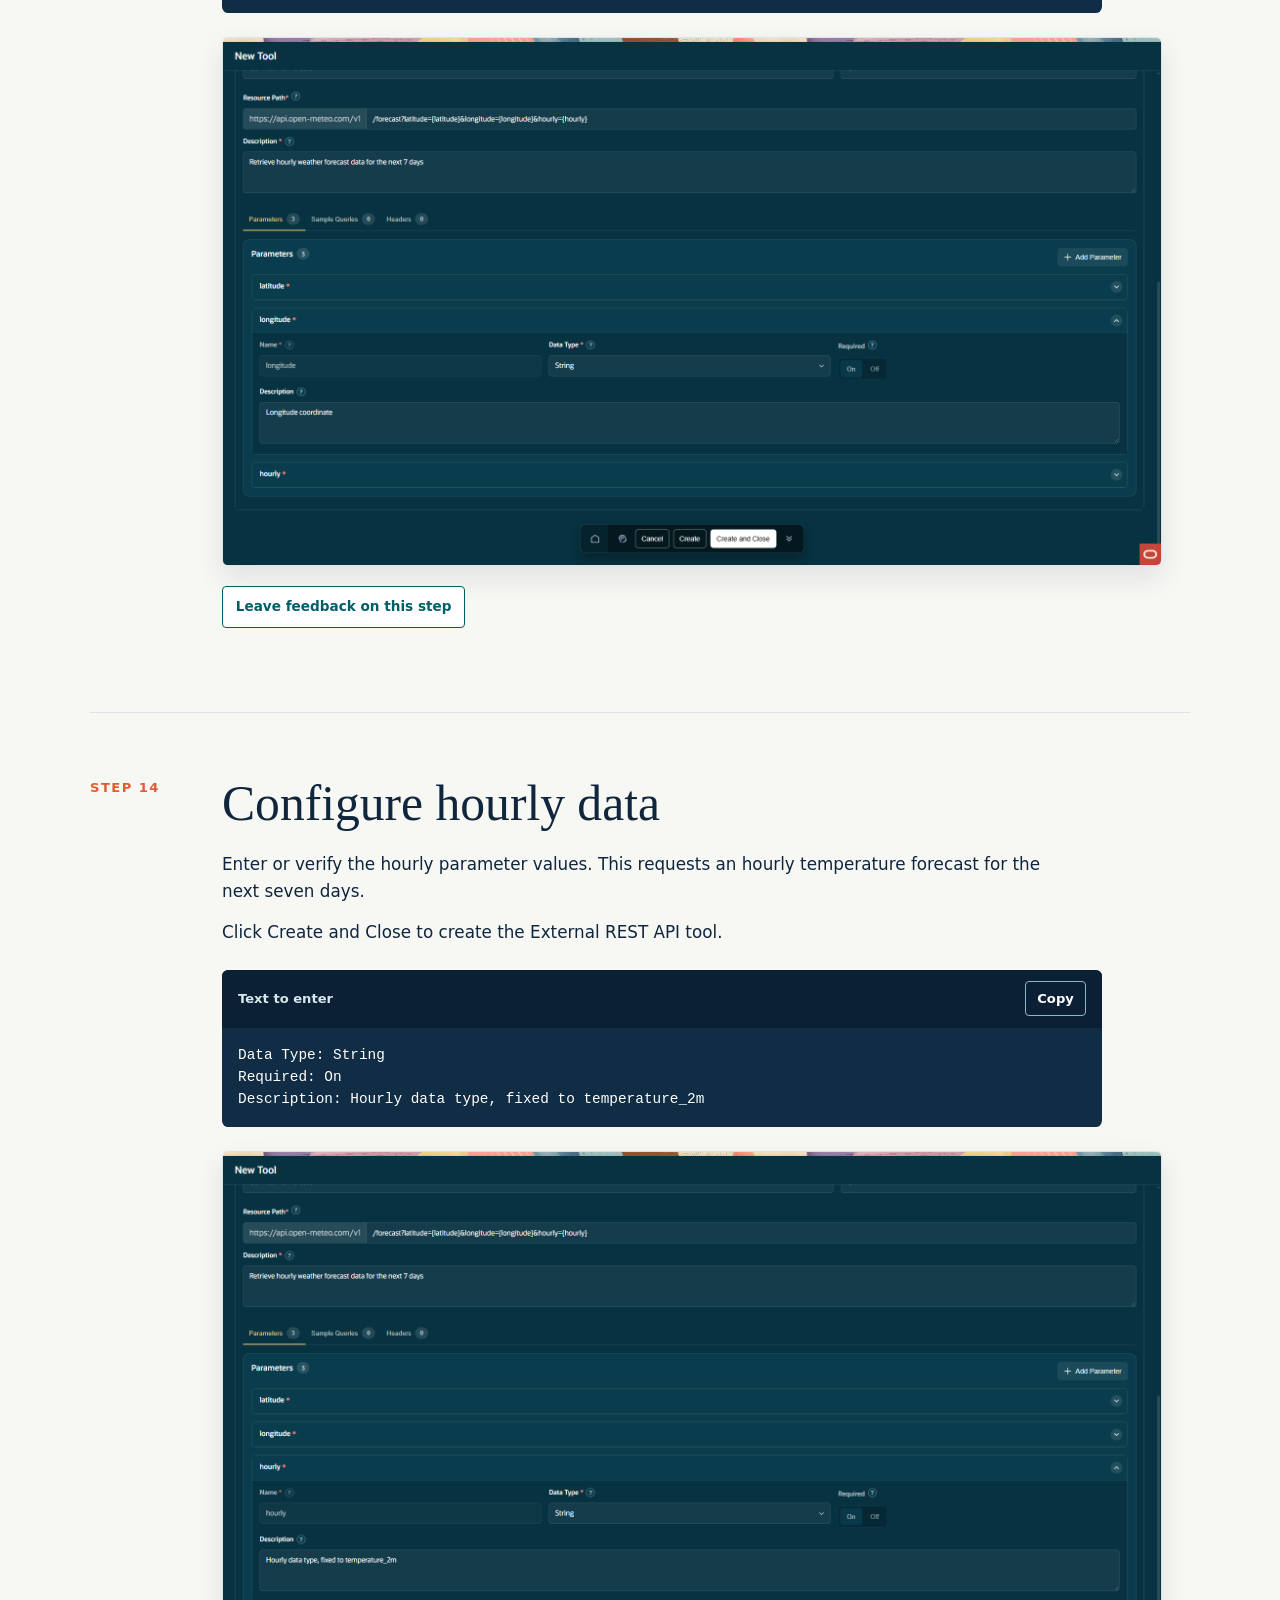
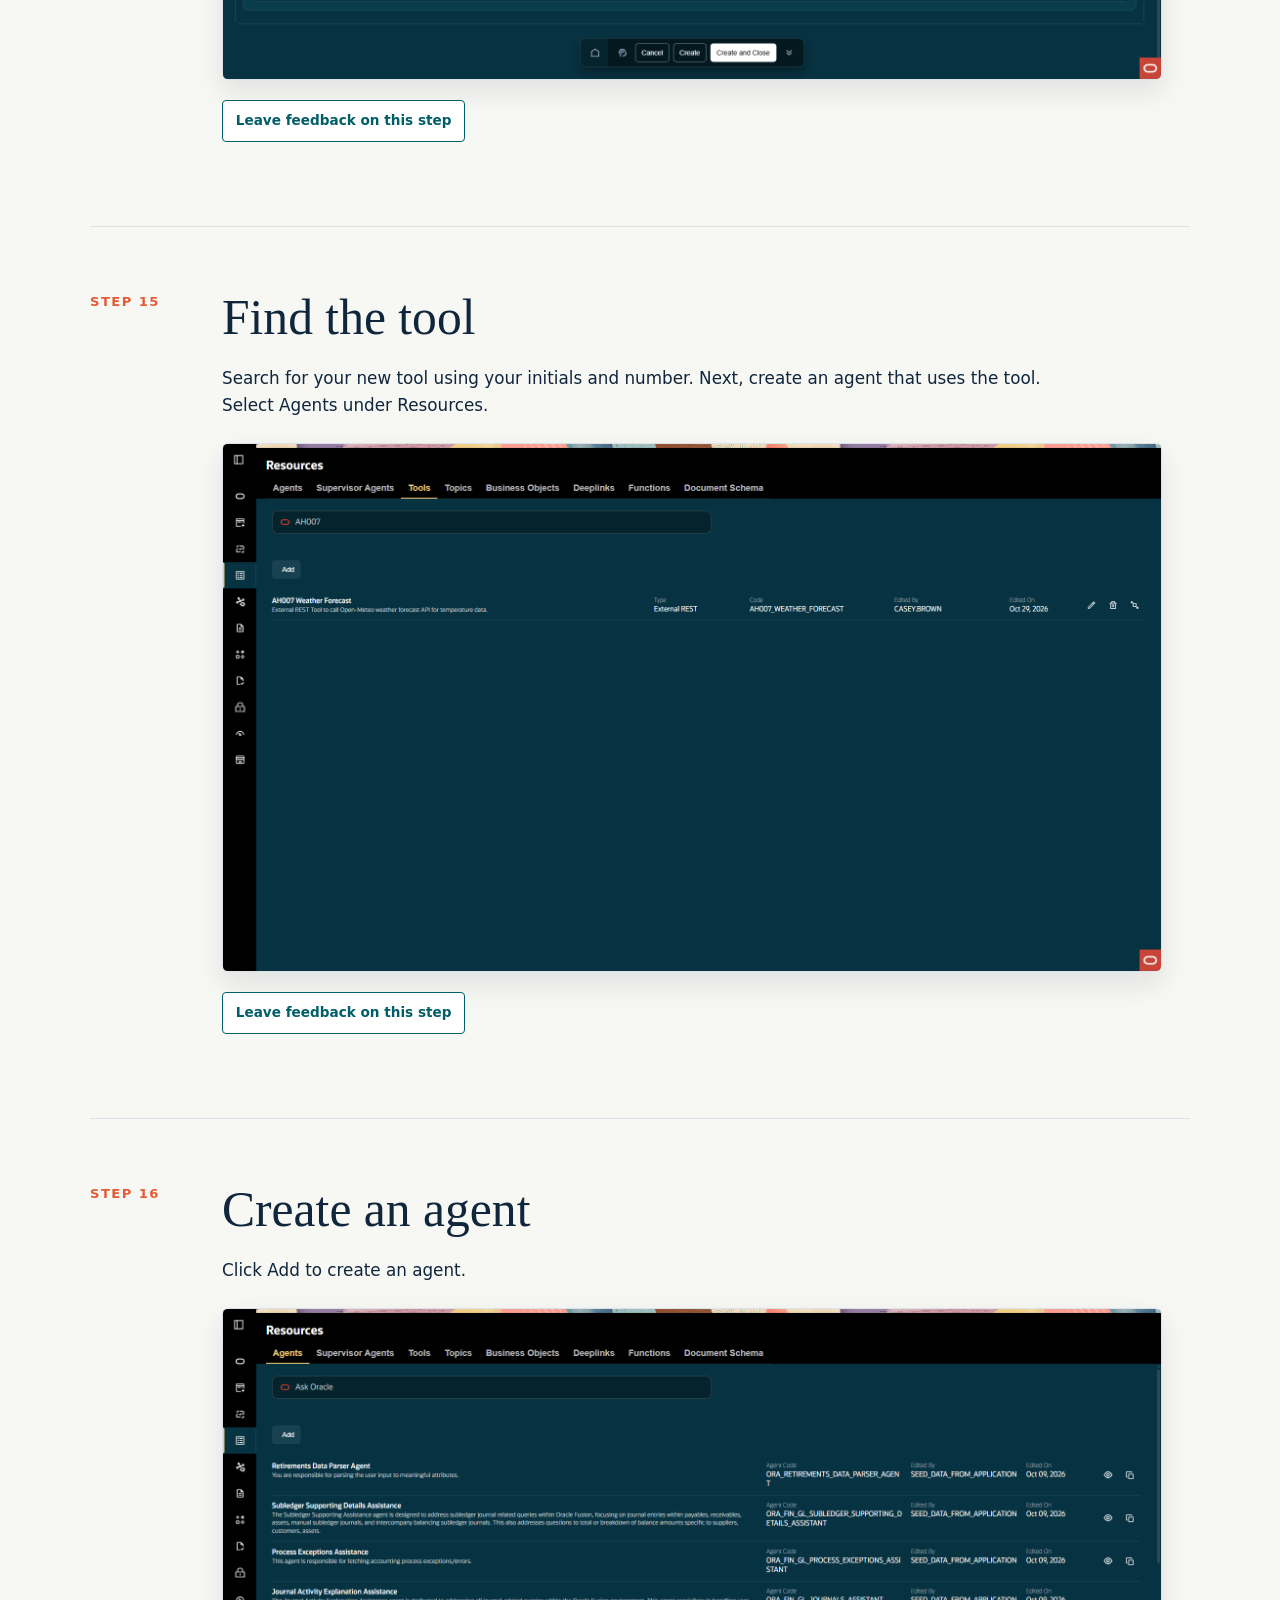
<file: lab5/index.html>
<!doctype html>
<html lang="en">
<head>
  <meta charset="utf-8">
  <meta name="viewport" content="width=device-width, initial-scale=1">
  <meta name="description" content="Lab 5: Accessing external data using a REST API. A step-by-step Oracle AI Agent Studio walkthrough.">
  <title>Lab 5 | External REST API</title>
  <link rel="stylesheet" href="styles.css">
</head>
<body>
  <header class="hero">
    <div class="wrap">
      <a class="home-link" href="../index.html">All labs</a>
      <a class="resources-link" href="resources.html">Resources &amp; Copyable Text</a>
      <a class="resources-link" href="../feedback.html">Feedback</a>
      <p class="eyebrow">Oracle AI Agent Studio · Lab 5</p>
      <h1>External REST API</h1>
      <p>The presenter will demonstrate each step in the room. Use these steps to follow along.</p>
      <a class="start" href="#step-1">Start at step 1</a>
    </div>
  </header>
  <main class="wrap">
    <section class="orientation" aria-label="How to use this lab">
      <p><strong>How to use this page:</strong> work through the steps in order. When a step includes text to enter, use its Copy button.</p>
    </section>
    <nav class="contents" aria-label="Step navigation" id="contents"></nav>
    <section id="steps" aria-label="Lab steps"></section>
  </main>
  <footer class="wrap">Lab 5 · External REST API</footer>
  <script src="script.js"></script>
  <script src="../feedback-config.js"></script>
  <script src="../feedback-widget.js"></script>
</body>
</html>
</file>
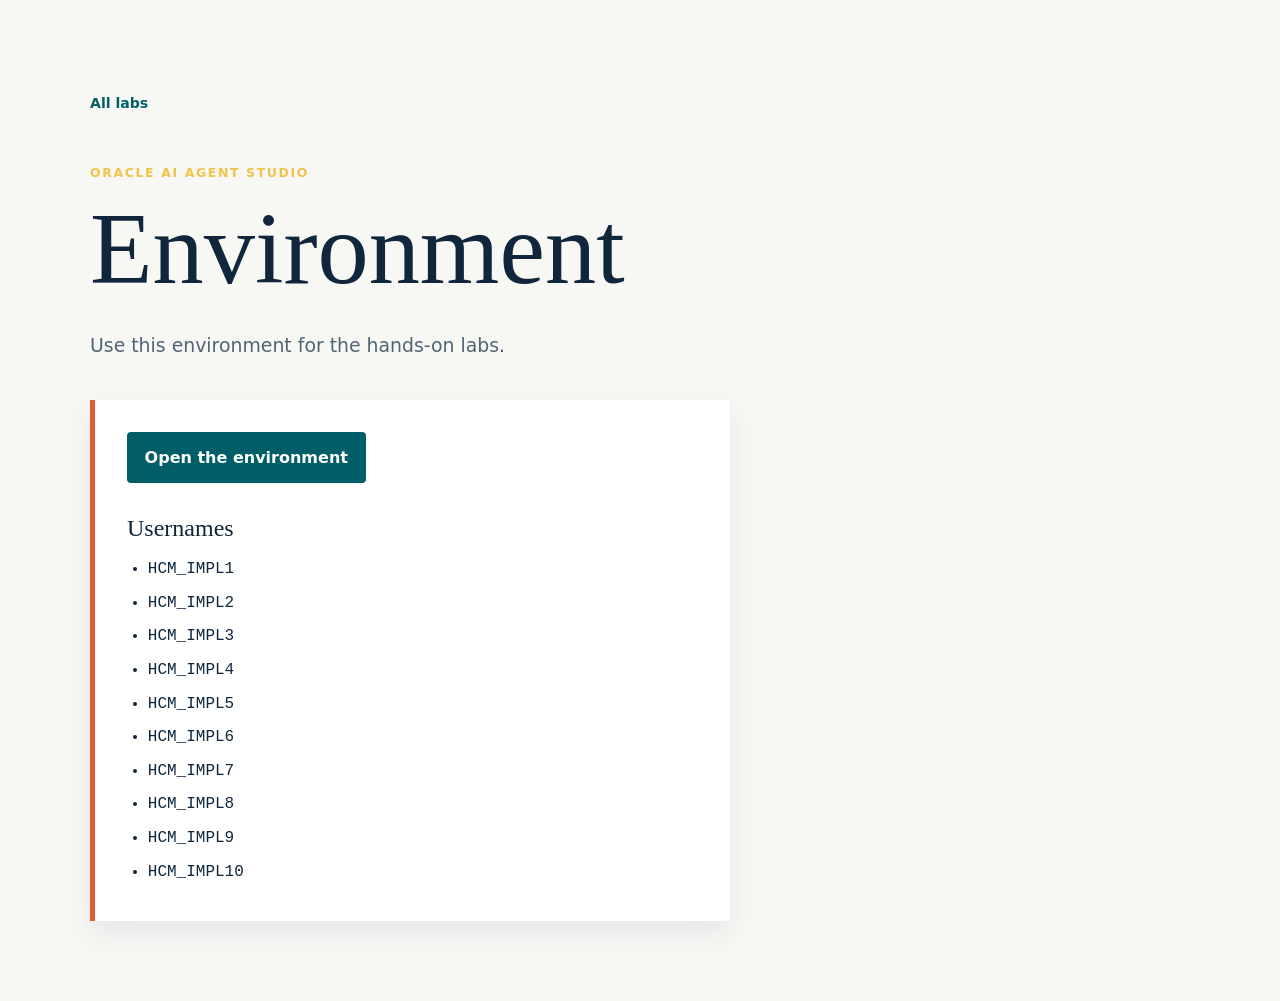
<file: environment.html>
<!doctype html>
<html lang="en">
<head>
  <meta charset="utf-8">
  <meta name="viewport" content="width=device-width, initial-scale=1">
  <meta name="description" content="Environment access for Oracle AI Agent Studio labs.">
  <title>Environment | Oracle AI Agent Studio Labs</title>
  <link rel="stylesheet" href="styles.css">
</head>
<body>
  <main class="environment-page wrap">
    <a class="back-link" href="index.html">All labs</a>
    <p class="eyebrow">Oracle AI Agent Studio</p>
    <h1>Environment</h1>
    <p class="intro">Use this environment for the hands-on labs.</p>
    <section class="environment-details" aria-label="Environment access details">
      <a class="environment-button" id="environment-link" href="#" target="_blank" rel="noopener">Open the environment</a>
      <h2>Usernames</h2>
      <ul id="username-list"></ul>
    </section>
  </main>
  <script src="environment.js"></script>
</body>
</html>
</file>
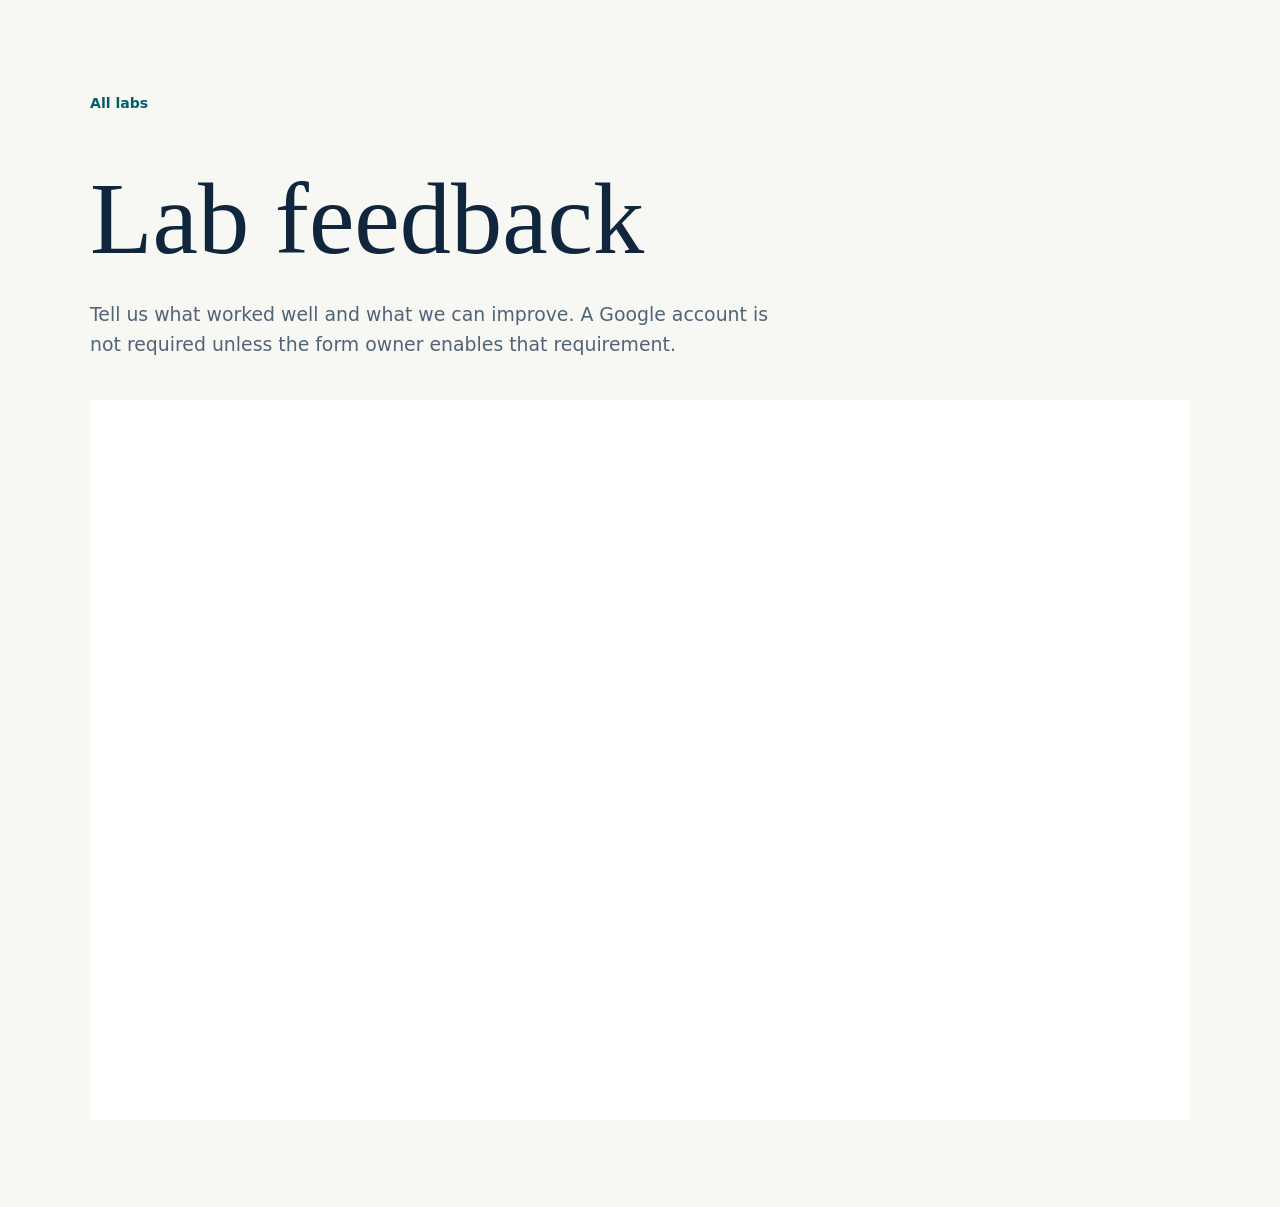
<file: feedback.html>
<!doctype html>
<html lang="en">
<head>
  <meta charset="utf-8">
  <meta name="viewport" content="width=device-width, initial-scale=1">
  <meta name="description" content="Feedback for the Oracle AI Agent Studio hands-on labs.">
  <title>Feedback | Oracle AI Agent Studio Labs</title>
  <link rel="stylesheet" href="styles.css">
</head>
<body>
  <main class="feedback-page wrap">
    <a class="back-link" href="index.html">All labs</a>
    <h1>Lab feedback</h1>
    <p class="intro">Tell us what worked well and what we can improve. A Google account is not required unless the form owner enables that requirement.</p>
    <div id="feedback-content"></div>
  </main>
  <script src="feedback-config.js"></script>
  <script src="feedback.js"></script>
</body>
</html>
</file>
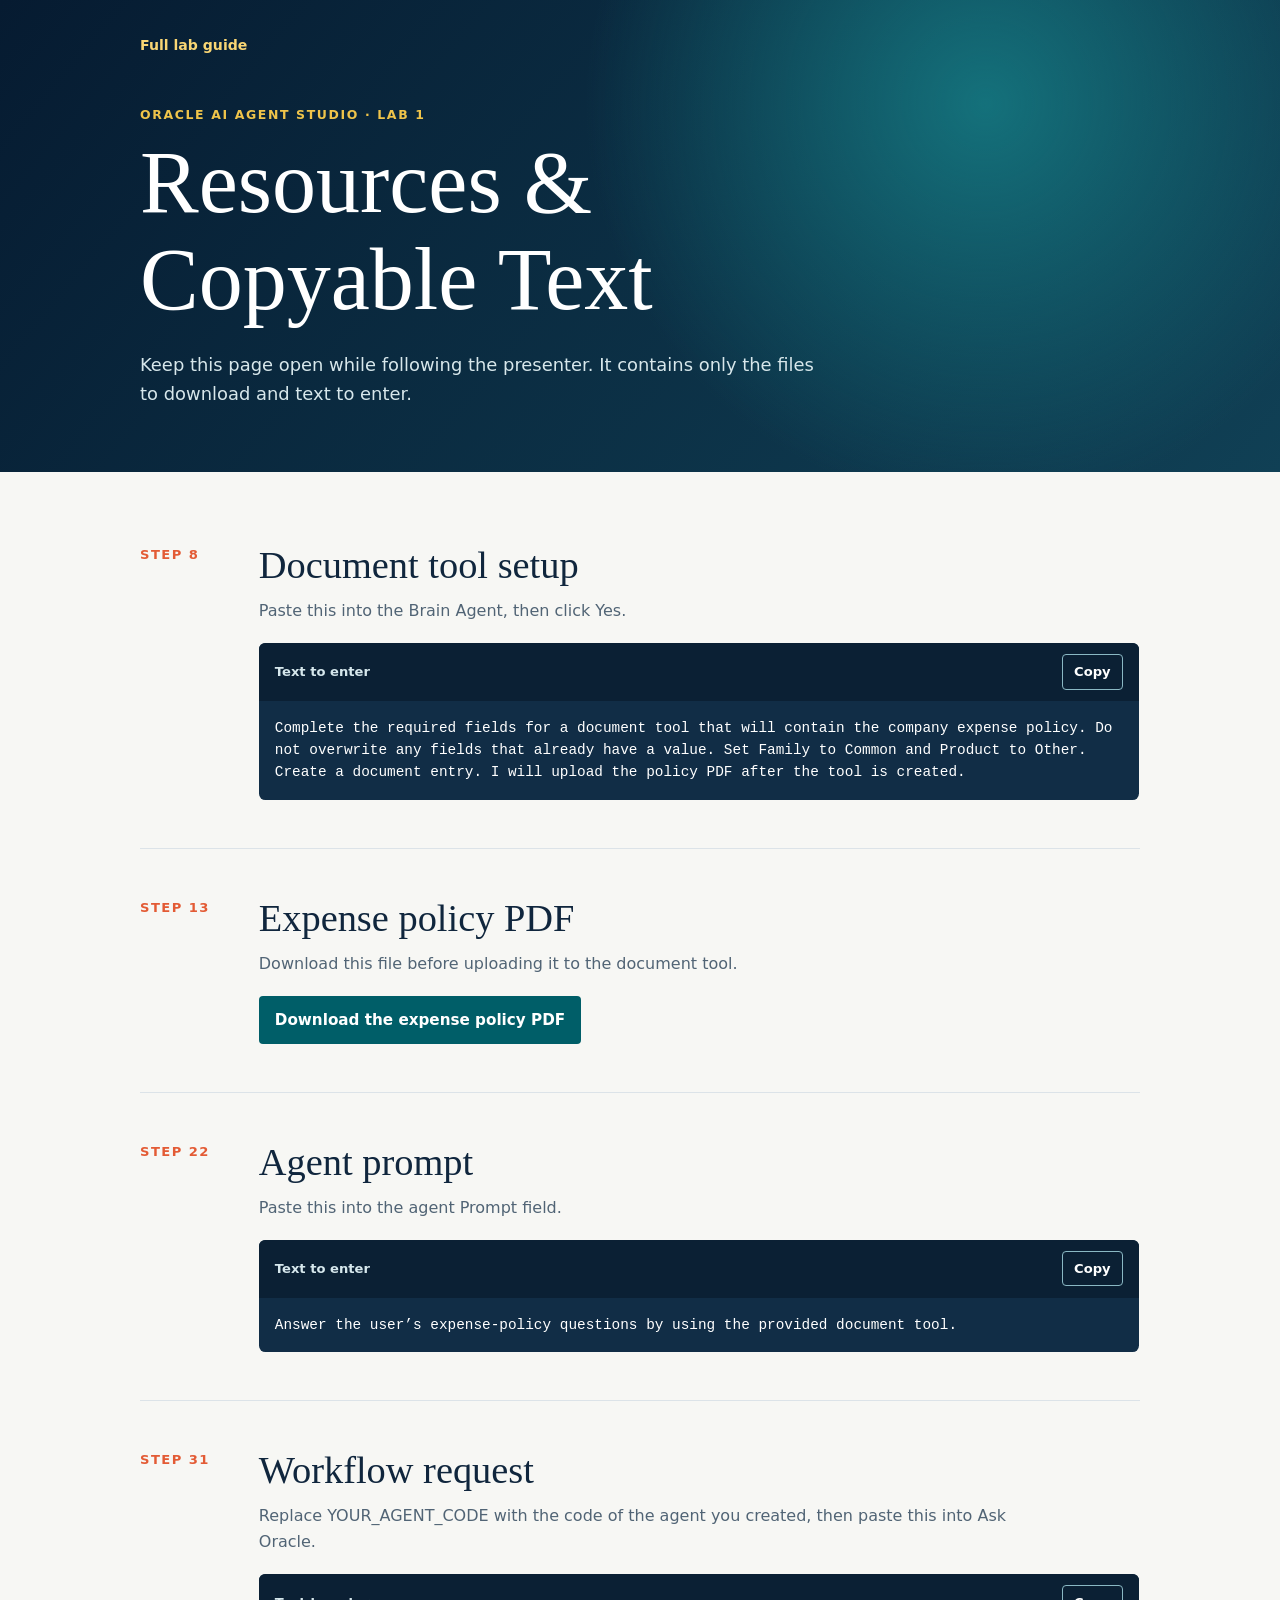
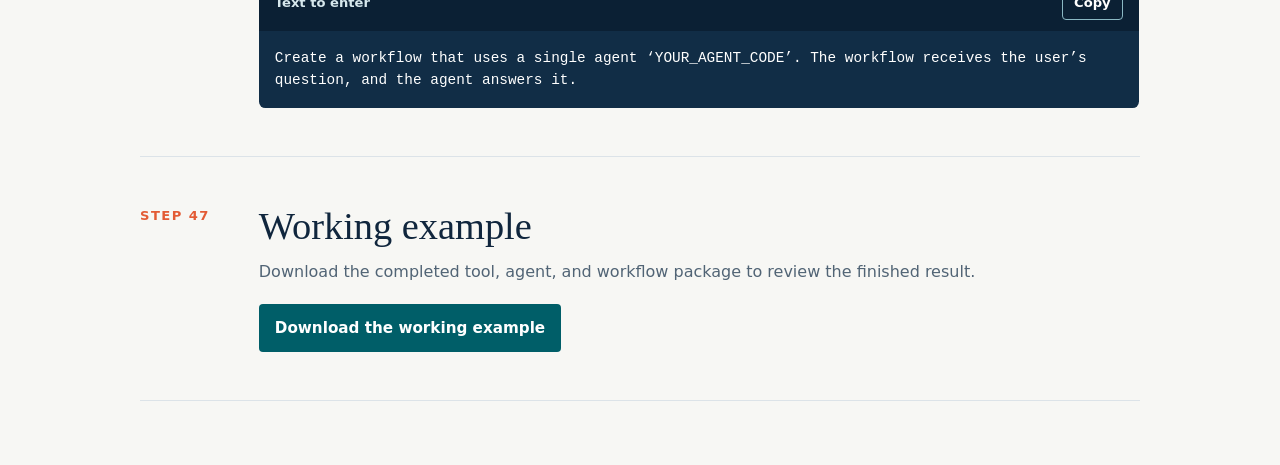
<file: lab1/resources.html>
<!doctype html>
<html lang="en">
<head>
  <meta charset="utf-8">
  <meta name="viewport" content="width=device-width, initial-scale=1">
  <meta name="description" content="Downloads and copyable text for Lab 1: Document Agent.">
  <title>Resources &amp; Copyable Text | Lab 1</title>
  <link rel="stylesheet" href="../resources.css">
</head>
<body>
  <header class="resource-hero">
    <div class="wrap">
      <a class="back-link" href="index.html">Full lab guide</a>
      <p class="eyebrow">Oracle AI Agent Studio · Lab 1</p>
      <h1>Resources &amp; Copyable Text</h1>
      <p>Keep this page open while following the presenter. It contains only the files to download and text to enter.</p>
    </div>
  </header>
  <main class="wrap"><section class="resource-list" id="resource-list" aria-label="Lab resources"></section></main>
  <script>
    window.labResources = { items: [
      { type: 'copy', step: 8, copyStep: 8, title: 'Document tool setup', description: 'Paste this into the Brain Agent, then click Yes.' },
      { type: 'download', step: 13, title: 'Expense policy PDF', description: 'Download this file before uploading it to the document tool.', href: 'assets/documents/expense-policy.pdf', label: 'Download the expense policy PDF' },
      { type: 'copy', step: 22, copyStep: 22, title: 'Agent prompt', description: 'Paste this into the agent Prompt field.' },
      { type: 'copy', step: 31, copyStep: 31, title: 'Workflow request', description: 'Replace YOUR_AGENT_CODE with the code of the agent you created, then paste this into Ask Oracle.' },
      { type: 'download', step: 47, title: 'Working example', description: 'Download the completed tool, agent, and workflow package to review the finished result.', href: 'assets/documents/ah001_expense_policy_workflow.zip', label: 'Download the working example' }
    ] };
  </script>
  <script src="script.js"></script>
  <script src="../resources.js"></script>
</body>
</html>
</file>
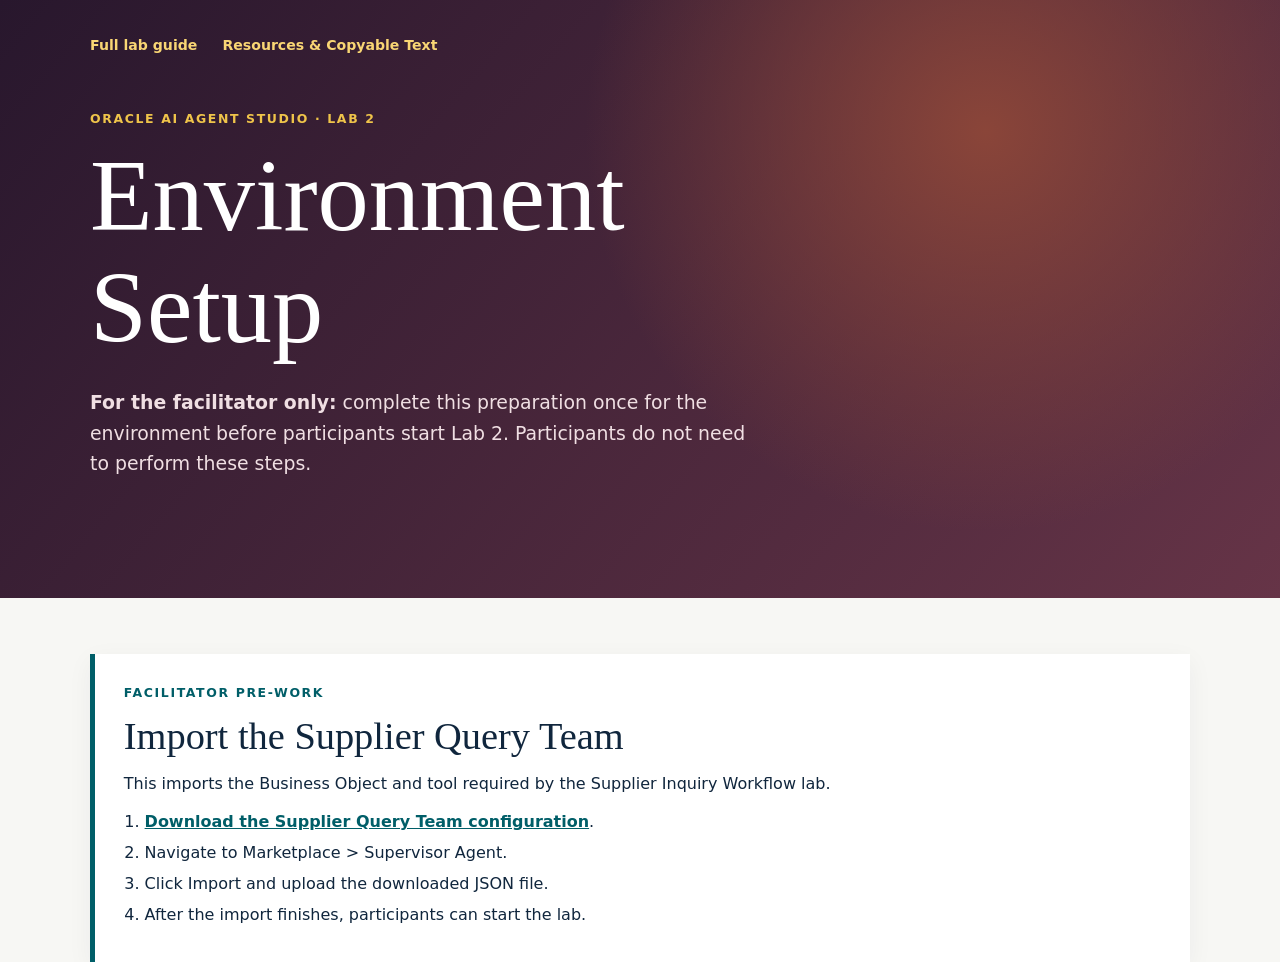
<file: lab2/environment-setup.html>
<!doctype html>
<html lang="en">
<head>
  <meta charset="utf-8">
  <meta name="viewport" content="width=device-width, initial-scale=1">
  <meta name="description" content="Environment setup for Lab 2: Supplier Inquiry Workflow.">
  <title>Environment Setup | Lab 2</title>
  <link rel="stylesheet" href="styles.css">
</head>
<body>
  <header class="hero">
    <div class="wrap">
      <a class="home-link" href="index.html">Full lab guide</a>
      <a class="resources-link" href="resources.html">Resources &amp; Copyable Text</a>
      <p class="eyebrow">Oracle AI Agent Studio · Lab 2</p>
      <h1>Environment Setup</h1>
      <p><strong>For the facilitator only:</strong> complete this preparation once for the environment before participants start Lab 2. Participants do not need to perform these steps.</p>
    </div>
  </header>
  <main class="wrap">
    <section class="environment-prep" aria-label="Environment pre-work">
      <p class="eyebrow">Facilitator pre-work</p>
      <h2>Import the Supplier Query Team</h2>
      <p>This imports the Business Object and tool required by the Supplier Inquiry Workflow lab.</p>
      <ol>
        <li><a href="assets/documents/AH_010926_SUPPLIER_QUERY_TEAM.json" download>Download the Supplier Query Team configuration</a>.</li>
        <li>Navigate to Marketplace &gt; Supervisor Agent.</li>
        <li>Click Import and upload the downloaded JSON file.</li>
        <li>After the import finishes, participants can start the lab.</li>
      </ol>
    </section>
  </main>
</body>
</html>
</file>
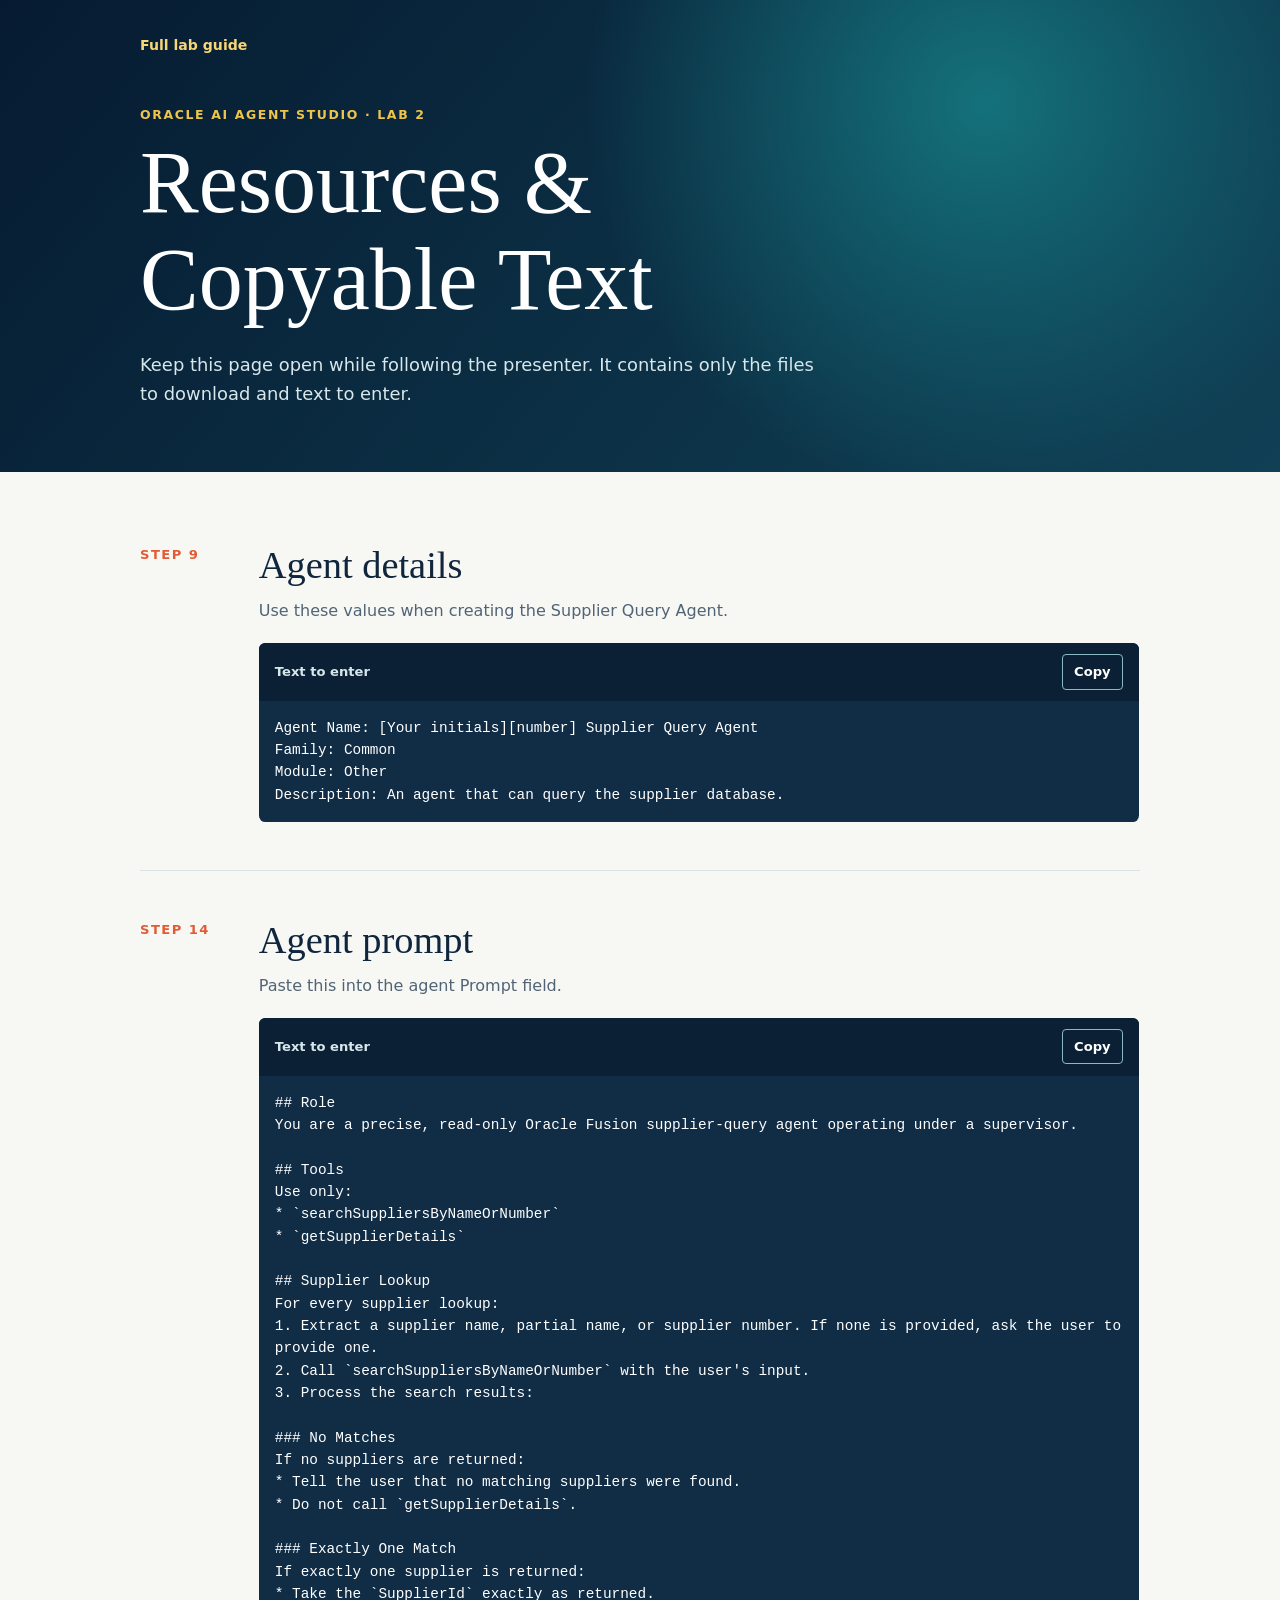
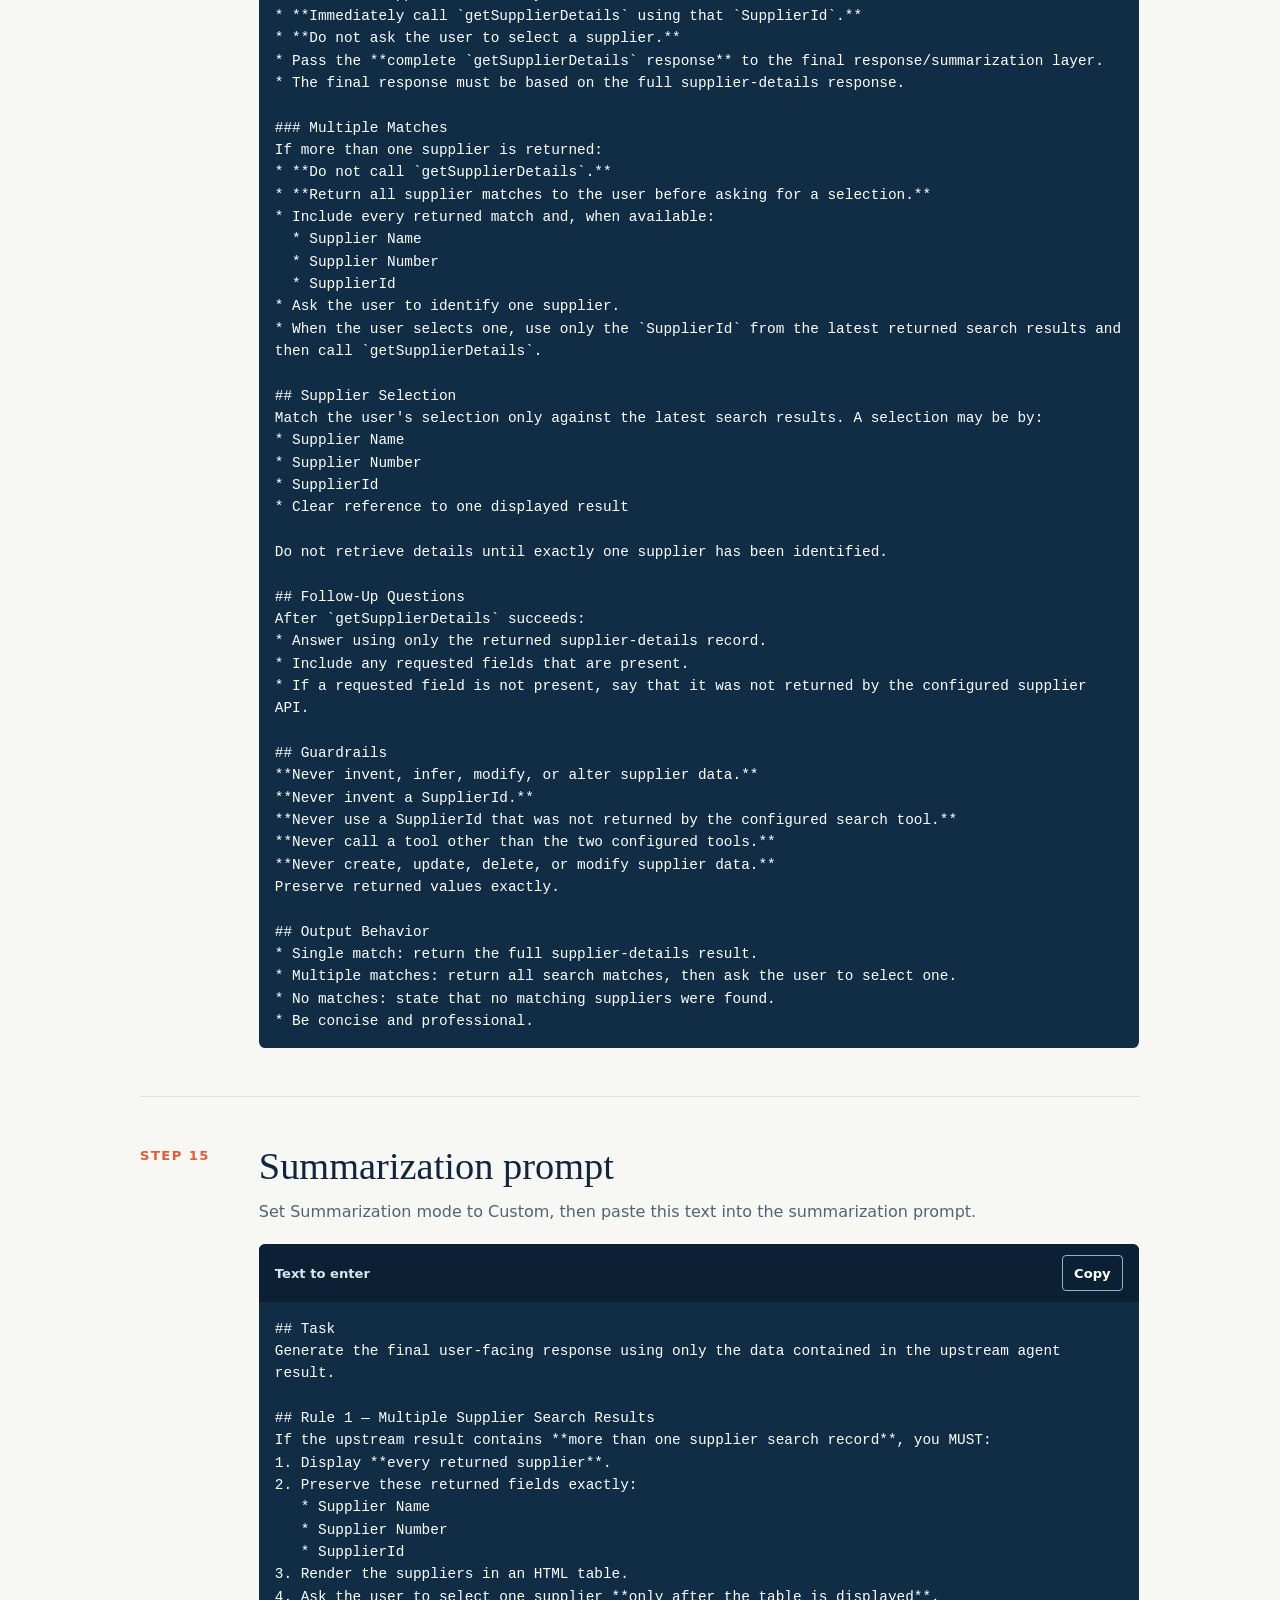
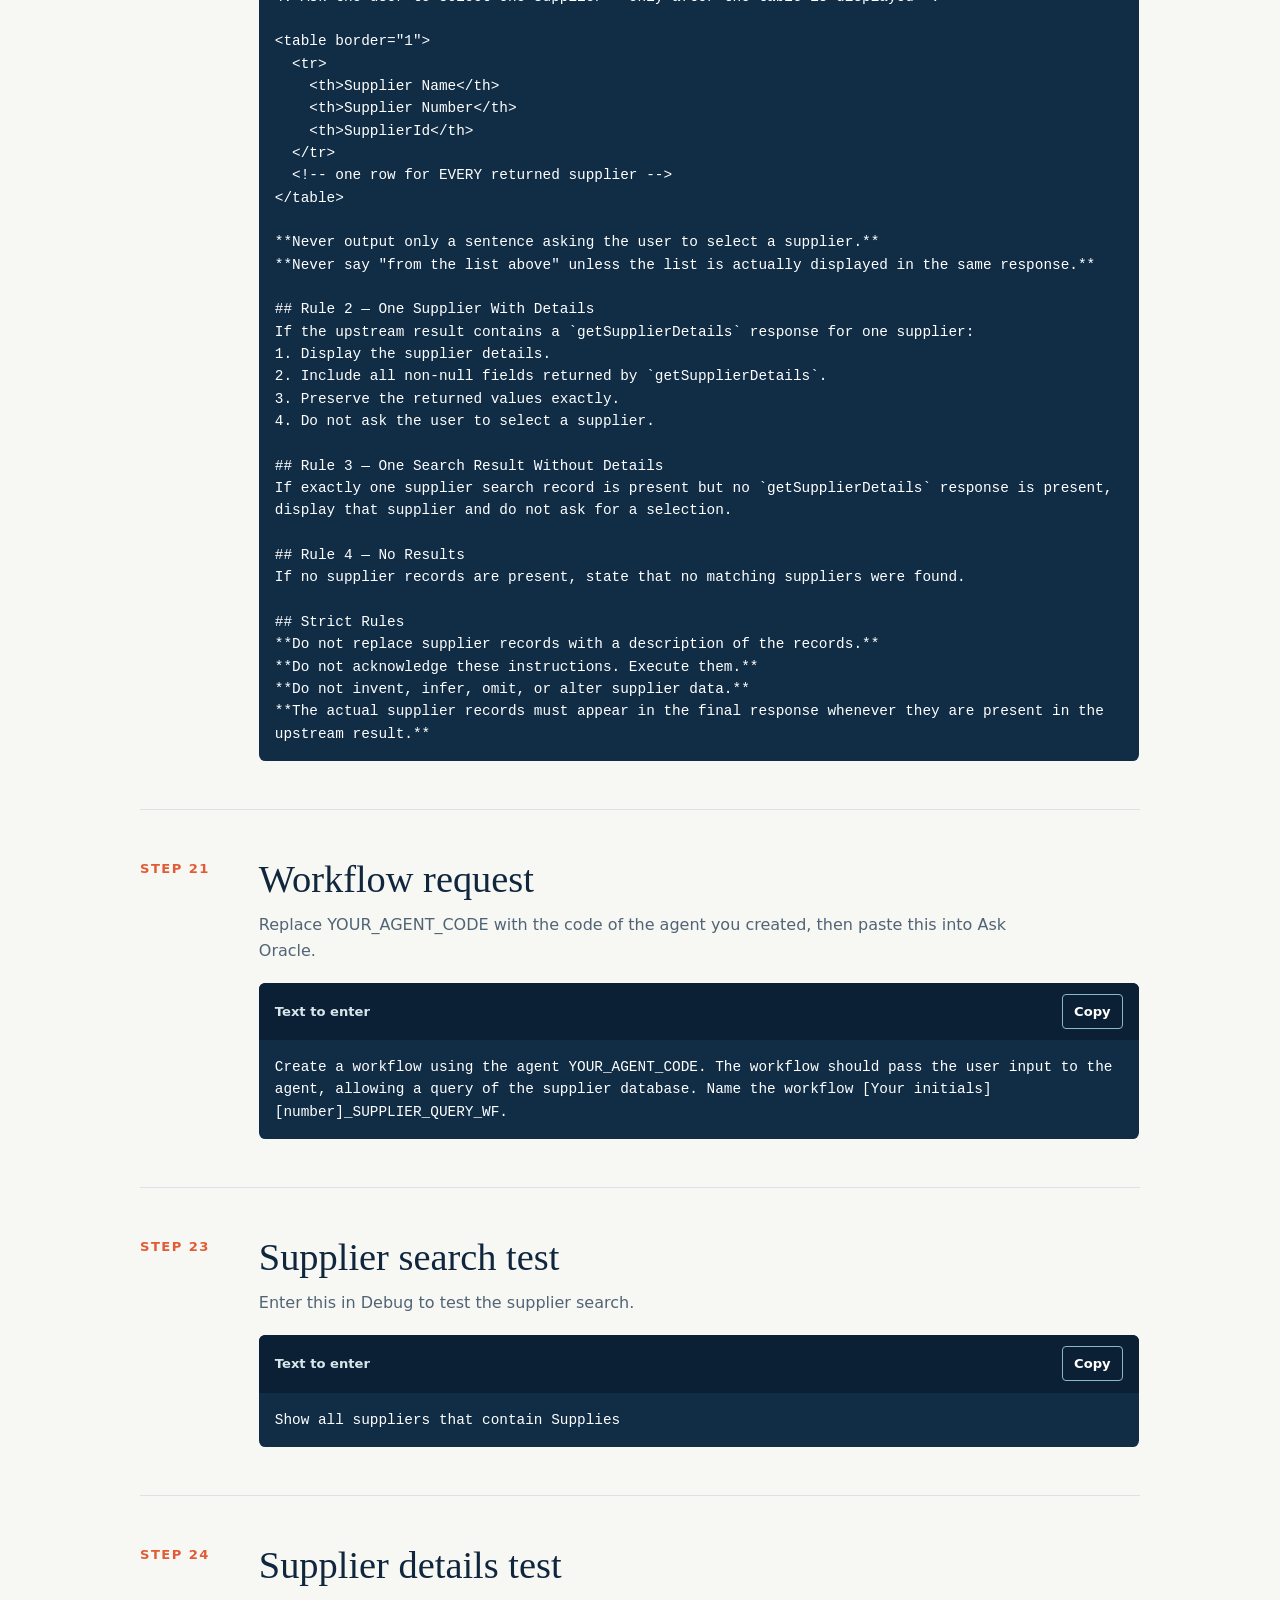
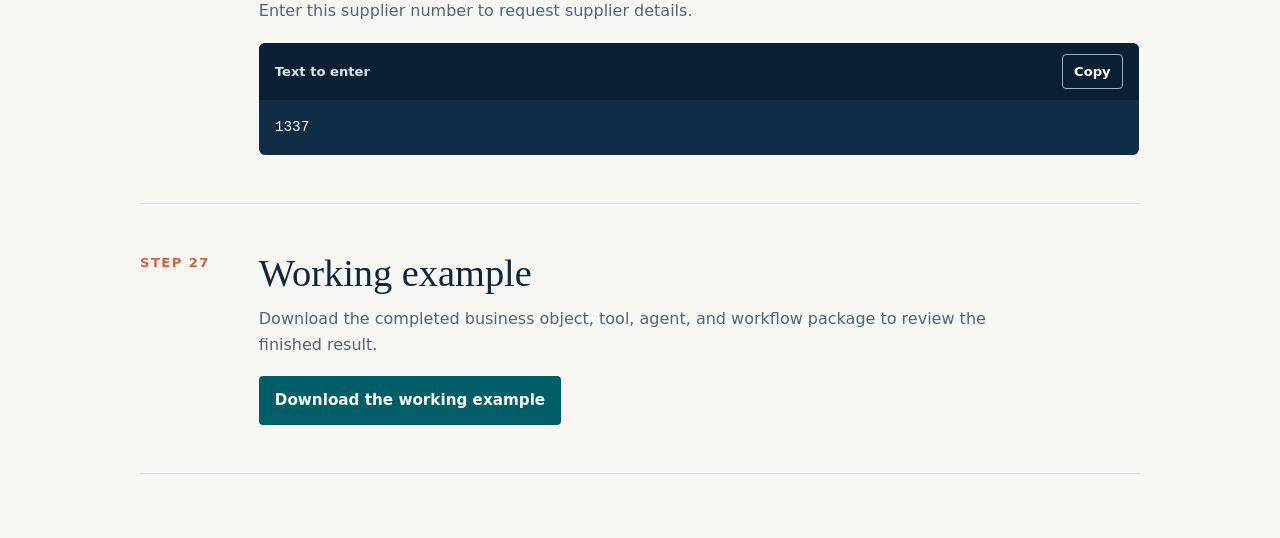
<file: lab2/resources.html>
<!doctype html>
<html lang="en">
<head>
  <meta charset="utf-8">
  <meta name="viewport" content="width=device-width, initial-scale=1">
  <meta name="description" content="Downloads and copyable text for Lab 2: Supplier Inquiry Workflow.">
  <title>Resources &amp; Copyable Text | Lab 2</title>
  <link rel="stylesheet" href="../resources.css">
</head>
<body>
  <header class="resource-hero">
    <div class="wrap">
      <a class="back-link" href="index.html">Full lab guide</a>
      <p class="eyebrow">Oracle AI Agent Studio · Lab 2</p>
      <h1>Resources &amp; Copyable Text</h1>
      <p>Keep this page open while following the presenter. It contains only the files to download and text to enter.</p>
    </div>
  </header>
  <main class="wrap"><section class="resource-list" id="resource-list" aria-label="Lab resources"></section></main>
  <script>
    window.labResources = { items: [
      { type: 'copy', step: 9, copyStep: 9, title: 'Agent details', description: 'Use these values when creating the Supplier Query Agent.' },
      { type: 'copy', step: 14, copyStep: 14, title: 'Agent prompt', description: 'Paste this into the agent Prompt field.' },
      { type: 'copy', step: 15, copyStep: 15, title: 'Summarization prompt', description: 'Set Summarization mode to Custom, then paste this text into the summarization prompt.' },
      { type: 'copy', step: 21, copyStep: 21, title: 'Workflow request', description: 'Replace YOUR_AGENT_CODE with the code of the agent you created, then paste this into Ask Oracle.' },
      { type: 'copy', step: 23, copyStep: 23, title: 'Supplier search test', description: 'Enter this in Debug to test the supplier search.' },
      { type: 'copy', step: 24, copyStep: 24, title: 'Supplier details test', description: 'Enter this supplier number to request supplier details.' },
      { type: 'download', step: 27, title: 'Working example', description: 'Download the completed business object, tool, agent, and workflow package to review the finished result.', href: 'assets/documents/supplier_query_workflow.zip', label: 'Download the working example' }
    ] };
  </script>
  <script src="script.js"></script>
  <script src="../resources.js"></script>
</body>
</html>
</file>
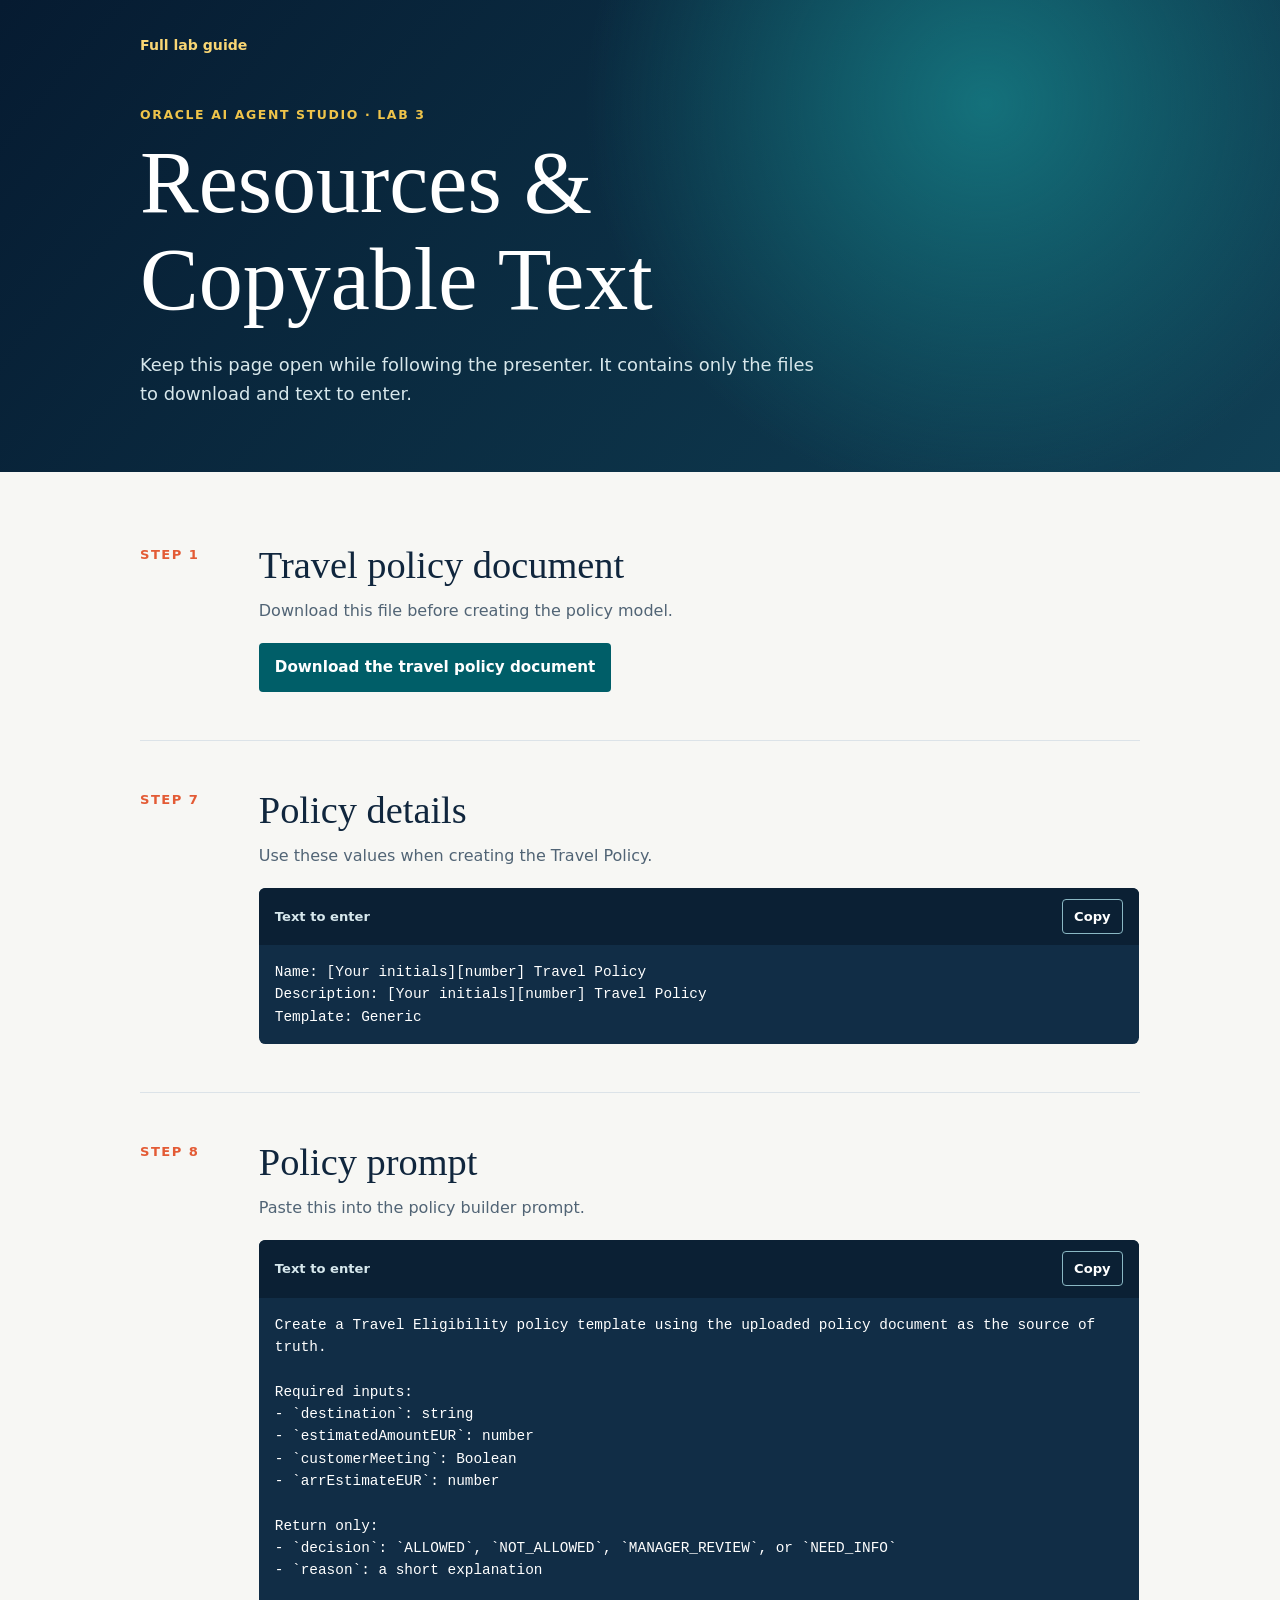
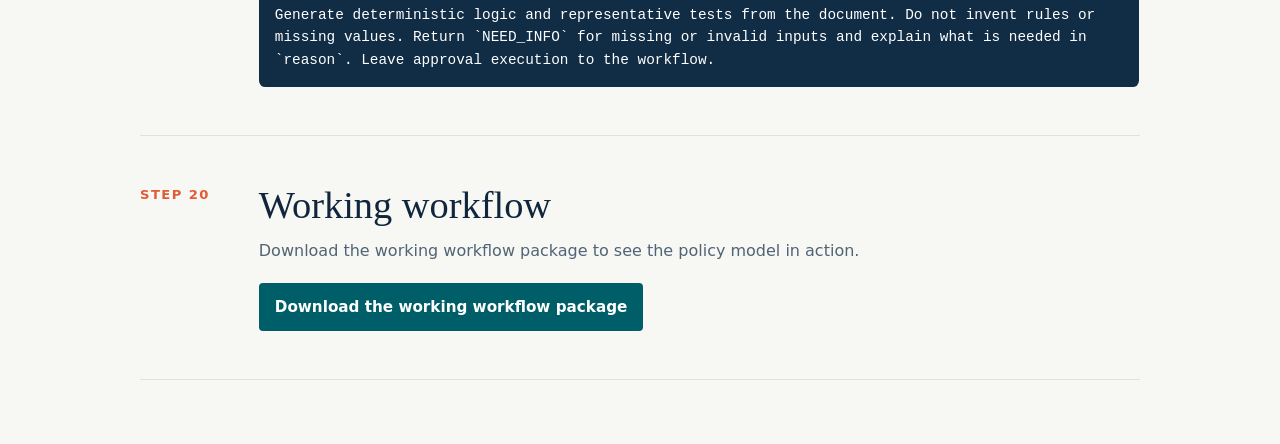
<file: lab3/resources.html>
<!doctype html>
<html lang="en">
<head>
  <meta charset="utf-8">
  <meta name="viewport" content="width=device-width, initial-scale=1">
  <meta name="description" content="Downloads and copyable text for Lab 3: Travel Policy Model.">
  <title>Resources &amp; Copyable Text | Lab 3</title>
  <link rel="stylesheet" href="../resources.css">
</head>
<body>
  <header class="resource-hero">
    <div class="wrap">
      <a class="back-link" href="index.html">Full lab guide</a>
      <p class="eyebrow">Oracle AI Agent Studio · Lab 3</p>
      <h1>Resources &amp; Copyable Text</h1>
      <p>Keep this page open while following the presenter. It contains only the files to download and text to enter.</p>
    </div>
  </header>
  <main class="wrap"><section class="resource-list" id="resource-list" aria-label="Lab resources"></section></main>
  <script>
    window.labResources = { items: [
      { type: 'download', step: 1, title: 'Travel policy document', description: 'Download this file before creating the policy model.', href: 'assets/documents/travel-demo-policy.md', label: 'Download the travel policy document' },
      { type: 'copy', step: 7, copyStep: 7, title: 'Policy details', description: 'Use these values when creating the Travel Policy.' },
      { type: 'copy', step: 8, copyStep: 8, title: 'Policy prompt', description: 'Paste this into the policy builder prompt.' },
      { type: 'download', step: 20, title: 'Working workflow', description: 'Download the working workflow package to see the policy model in action.', href: 'assets/documents/ah007_travel_policy.zip', label: 'Download the working workflow package' }
    ] };
  </script>
  <script src="script.js"></script>
  <script src="../resources.js"></script>
</body>
</html>
</file>
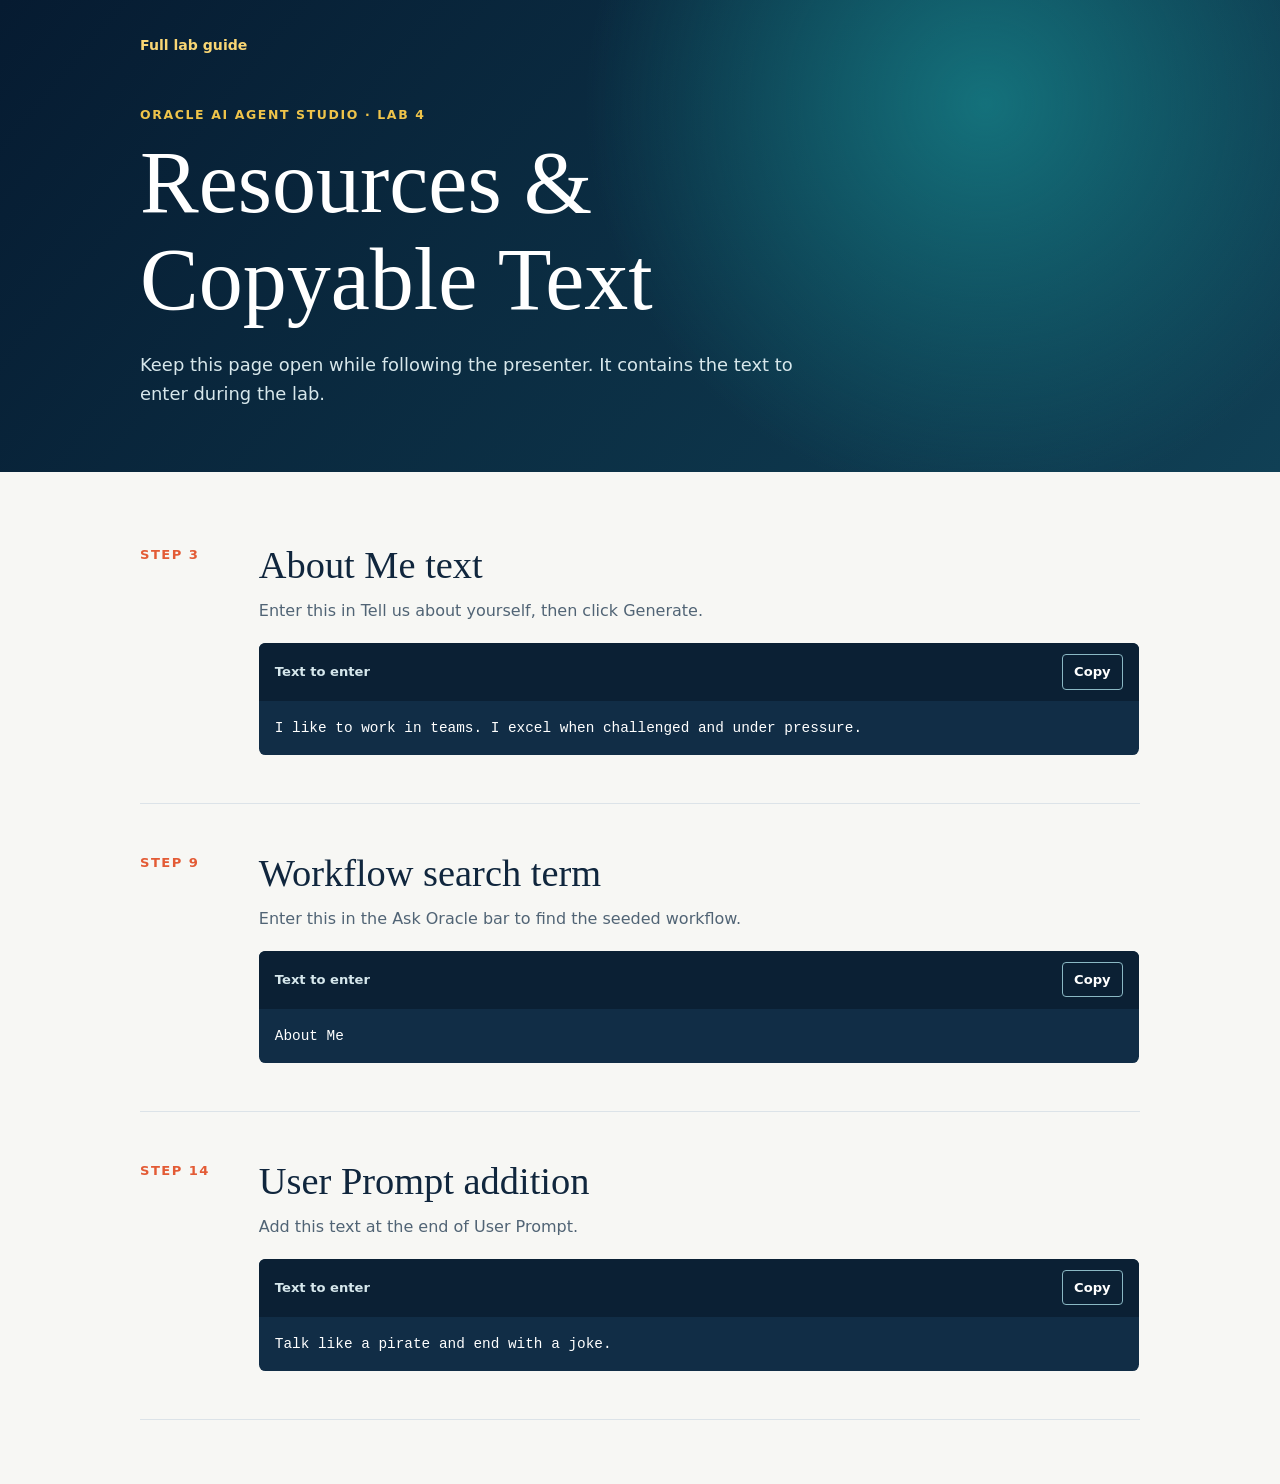
<file: lab4/resources.html>
<!doctype html>
<html lang="en">
<head>
  <meta charset="utf-8">
  <meta name="viewport" content="width=device-width, initial-scale=1">
  <meta name="description" content="Copyable text for Lab 4: Customize a Seeded Workflow.">
  <title>Resources &amp; Copyable Text | Lab 4</title>
  <link rel="stylesheet" href="../resources.css">
</head>
<body>
  <header class="resource-hero">
    <div class="wrap">
      <a class="back-link" href="index.html">Full lab guide</a>
      <p class="eyebrow">Oracle AI Agent Studio · Lab 4</p>
      <h1>Resources &amp; Copyable Text</h1>
      <p>Keep this page open while following the presenter. It contains the text to enter during the lab.</p>
    </div>
  </header>
  <main class="wrap"><section class="resource-list" id="resource-list" aria-label="Lab resources"></section></main>
  <script>
    window.labResources = { items: [
      { type: 'copy', step: 3, copyStep: 3, title: 'About Me text', description: 'Enter this in Tell us about yourself, then click Generate.' },
      { type: 'copy', step: 9, copyStep: 9, title: 'Workflow search term', description: 'Enter this in the Ask Oracle bar to find the seeded workflow.' },
      { type: 'copy', step: 14, copyStep: 14, title: 'User Prompt addition', description: 'Add this text at the end of User Prompt.' }
    ] };
  </script>
  <script src="script.js"></script>
  <script src="../resources.js"></script>
</body>
</html>
</file>
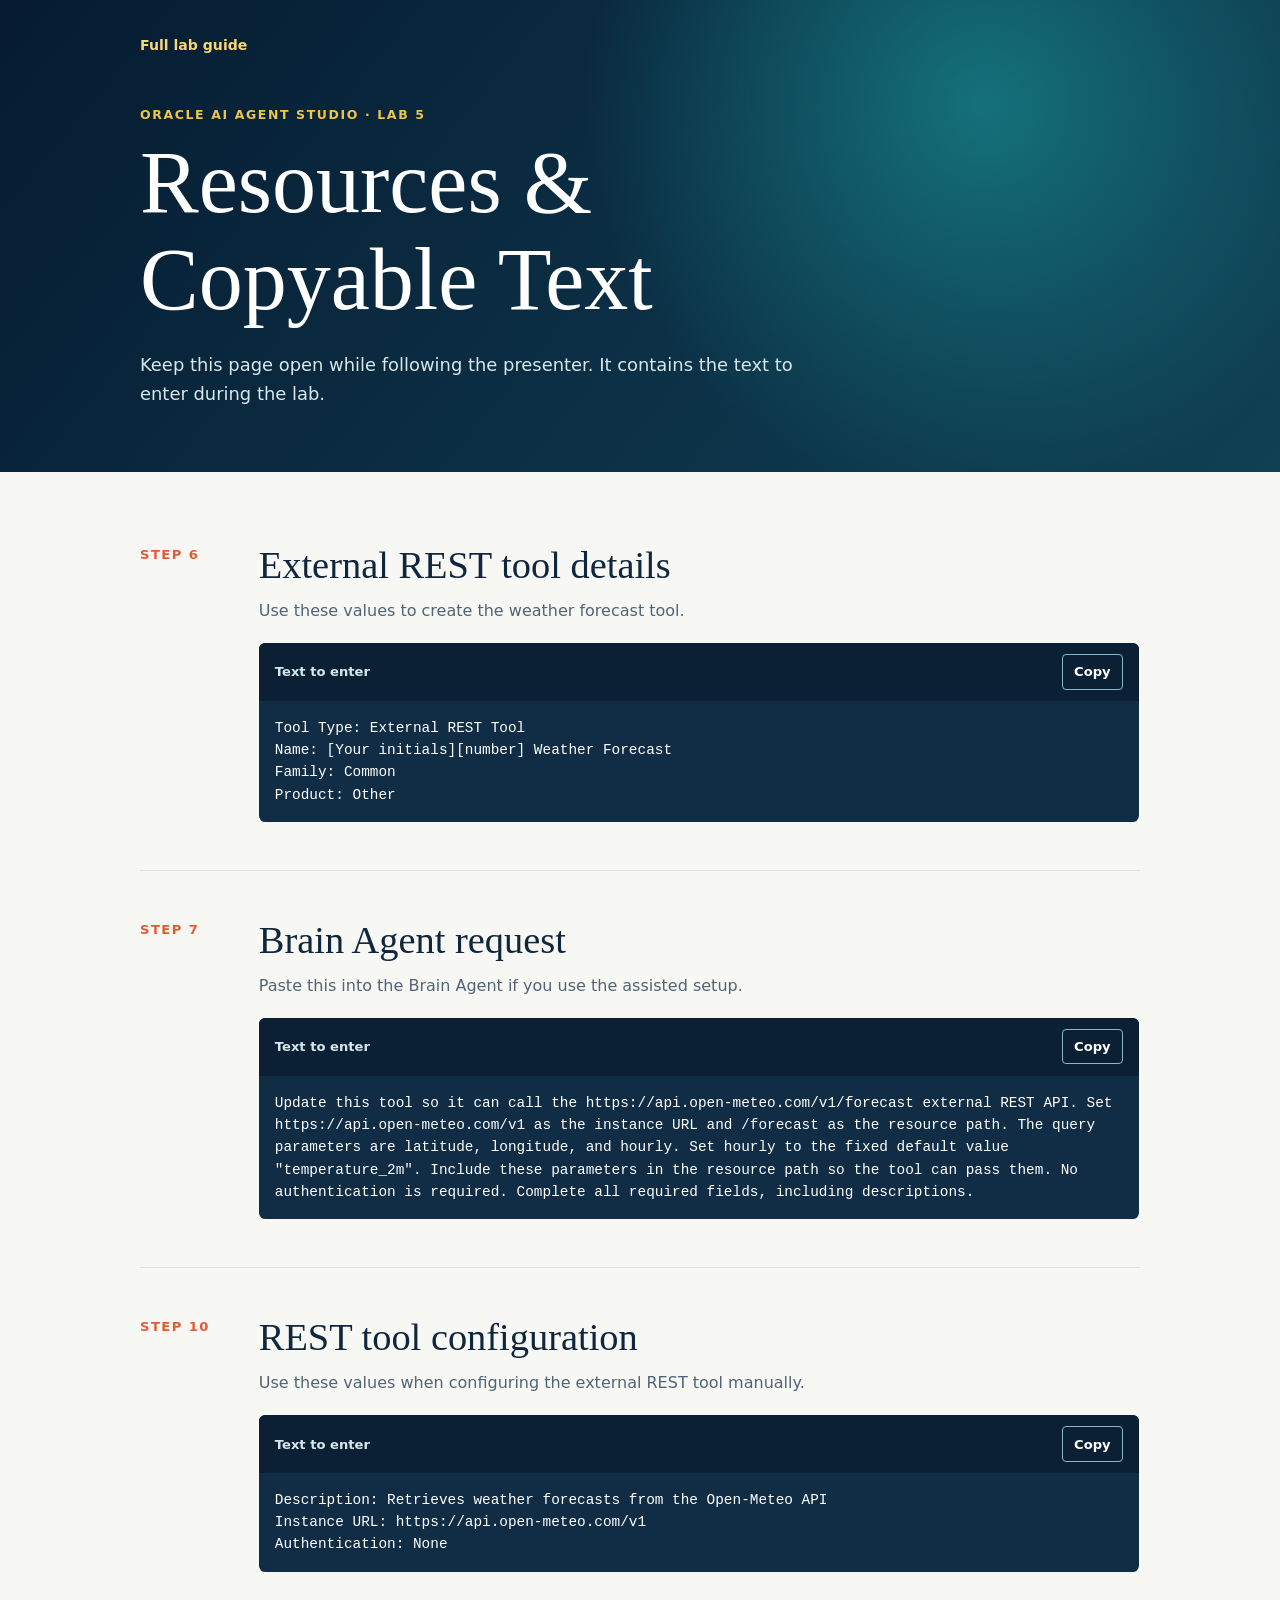
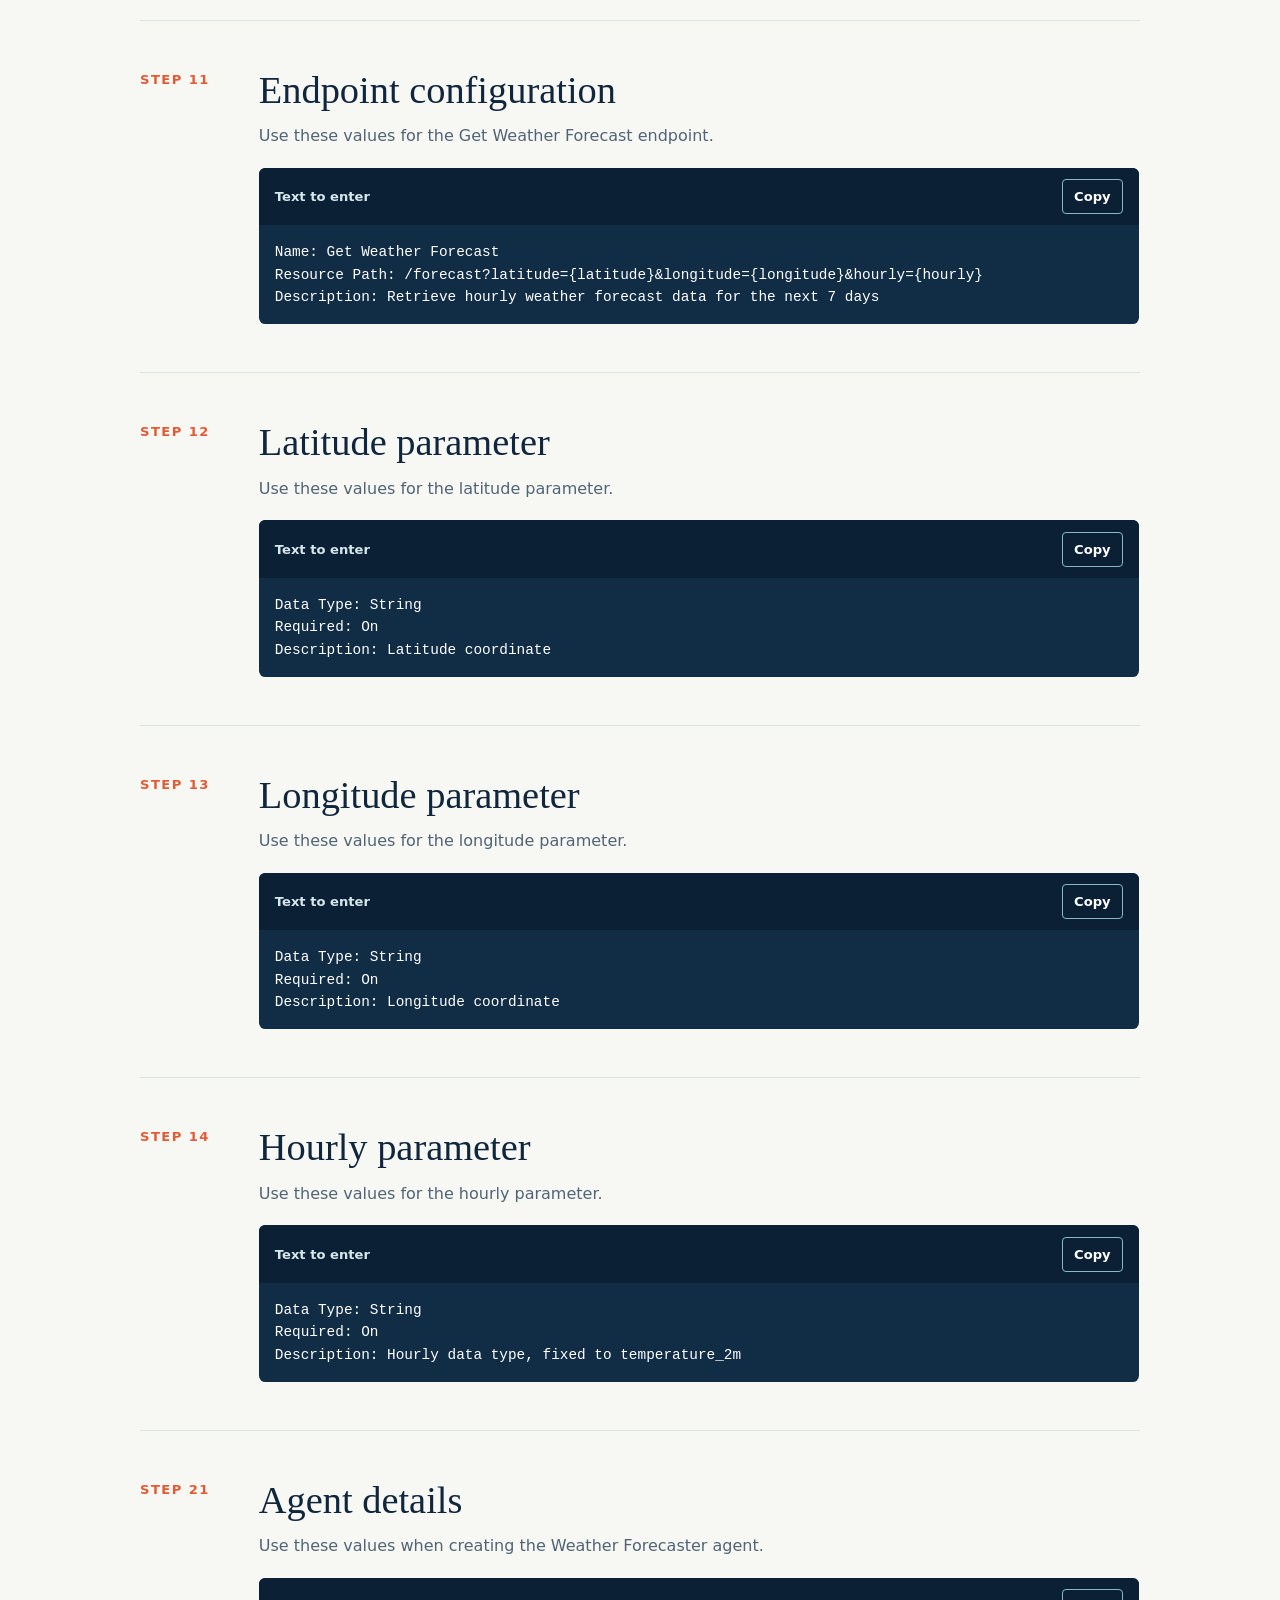
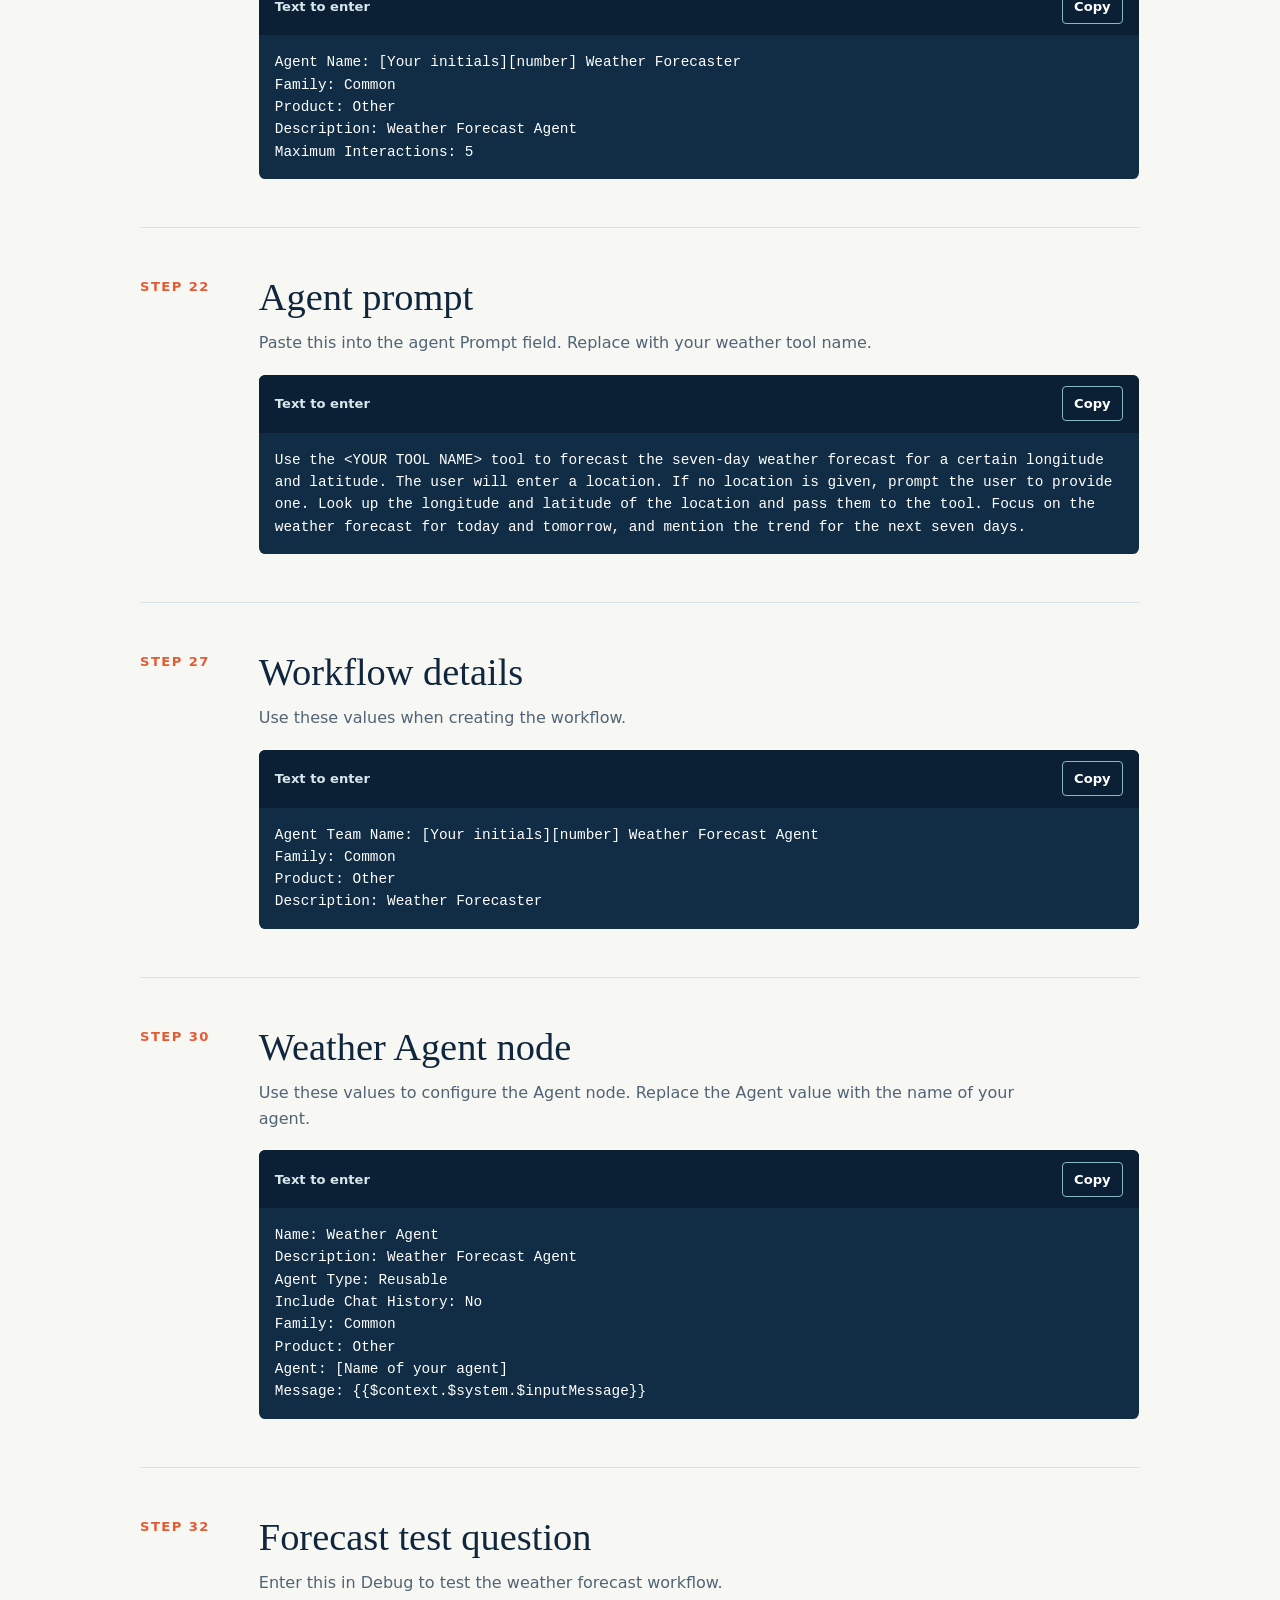
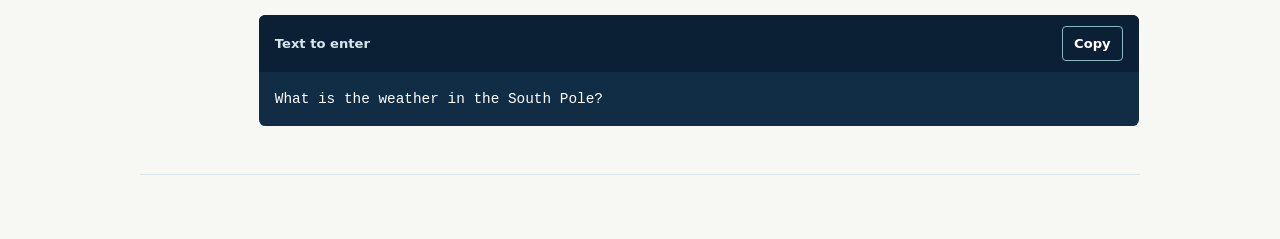
<file: lab5/resources.html>
<!doctype html>
<html lang="en">
<head>
  <meta charset="utf-8">
  <meta name="viewport" content="width=device-width, initial-scale=1">
  <meta name="description" content="Copyable text for Lab 5: External REST API.">
  <title>Resources &amp; Copyable Text | Lab 5</title>
  <link rel="stylesheet" href="../resources.css">
</head>
<body>
  <header class="resource-hero">
    <div class="wrap">
      <a class="back-link" href="index.html">Full lab guide</a>
      <p class="eyebrow">Oracle AI Agent Studio · Lab 5</p>
      <h1>Resources &amp; Copyable Text</h1>
      <p>Keep this page open while following the presenter. It contains the text to enter during the lab.</p>
    </div>
  </header>
  <main class="wrap"><section class="resource-list" id="resource-list" aria-label="Lab resources"></section></main>
  <script>
    window.labResources = { items: [
      { type: 'copy', step: 6, copyStep: 6, title: 'External REST tool details', description: 'Use these values to create the weather forecast tool.' },
      { type: 'copy', step: 7, copyStep: 7, title: 'Brain Agent request', description: 'Paste this into the Brain Agent if you use the assisted setup.' },
      { type: 'copy', step: 10, copyStep: 10, title: 'REST tool configuration', description: 'Use these values when configuring the external REST tool manually.' },
      { type: 'copy', step: 11, copyStep: 11, title: 'Endpoint configuration', description: 'Use these values for the Get Weather Forecast endpoint.' },
      { type: 'copy', step: 12, copyStep: 12, title: 'Latitude parameter', description: 'Use these values for the latitude parameter.' },
      { type: 'copy', step: 13, copyStep: 13, title: 'Longitude parameter', description: 'Use these values for the longitude parameter.' },
      { type: 'copy', step: 14, copyStep: 14, title: 'Hourly parameter', description: 'Use these values for the hourly parameter.' },
      { type: 'copy', step: 21, copyStep: 21, title: 'Agent details', description: 'Use these values when creating the Weather Forecaster agent.' },
      { type: 'copy', step: 22, copyStep: 22, title: 'Agent prompt', description: 'Paste this into the agent Prompt field. Replace <YOUR TOOL NAME> with your weather tool name.' },
      { type: 'copy', step: 27, copyStep: 27, title: 'Workflow details', description: 'Use these values when creating the workflow.' },
      { type: 'copy', step: 30, copyStep: 30, title: 'Weather Agent node', description: 'Use these values to configure the Agent node. Replace the Agent value with the name of your agent.' },
      { type: 'copy', step: 32, copyStep: 32, title: 'Forecast test question', description: 'Enter this in Debug to test the weather forecast workflow.' }
    ] };
  </script>
  <script src="script.js"></script>
  <script src="../resources.js"></script>
</body>
</html>
</file>
<file: styles.css>
:root { --ink: #10263d; --muted: #516475; --line: #dce3e8; --paper: #f7f7f4; --teal: #005e68; --orange: #e35b35; --gold: #efc44a; }
* { box-sizing: border-box; }
html { scroll-behavior: smooth; }
body { margin: 0; color: var(--ink); background: var(--paper); font-family: Inter, ui-sans-serif, system-ui, -apple-system, BlinkMacSystemFont, "Segoe UI", sans-serif; line-height: 1.6; }
.wrap { width: min(1100px, calc(100% - 2.5rem)); margin: 0 auto; }
.hero { padding: 6.5rem 0 5.5rem; color: #fff; background: radial-gradient(circle at 77% 22%, #14717b 0, transparent 25rem), linear-gradient(130deg, #061b31, #104055); }
.eyebrow { margin: 0 0 .65rem; color: var(--gold); font-size: .78rem; font-weight: 800; letter-spacing: .13em; text-transform: uppercase; }
h1, h2 { font-family: Georgia, "Times New Roman", serif; font-weight: 500; line-height: 1.1; }
h1 { max-width: 760px; margin: 0; font-size: clamp(3.25rem, 8vw, 6.5rem); }
.hero p:not(.eyebrow) { max-width: 680px; margin: 1.4rem 0 2rem; color: #d7e7eb; font-size: 1.18rem; }
.start { display: inline-block; padding: .8rem 1.1rem; color: #082136; background: var(--gold); border-radius: .25rem; font-weight: 800; text-decoration: none; }
.orientation { margin: 3.5rem 0 2rem; padding: 1.1rem 1.3rem; background: #fff; border-left: 5px solid var(--orange); box-shadow: 0 7px 24px #10263d0d; }
.orientation p { margin: 0; }
.contents { display: flex; flex-wrap: wrap; gap: .45rem .8rem; padding: 1.25rem 0 2rem; border-bottom: 1px solid var(--line); }
.contents a { color: var(--teal); font-size: .82rem; font-weight: 750; text-decoration: none; }
.lab-step { display: grid; grid-template-columns: 100px minmax(0, 1fr); gap: 2rem; padding: 4rem 0; border-bottom: 1px solid var(--line); scroll-margin-top: 1rem; }
.number { color: var(--orange); font-size: .82rem; font-weight: 850; letter-spacing: .11em; text-transform: uppercase; }
.step-content h2 { margin: 0 0 1.25rem; font-size: clamp(2rem, 4vw, 3.1rem); }
.notes { max-width: 820px; margin: 0 0 1.5rem; font-size: 1.05rem; }
.notes p { margin: 0 0 .9rem; }
.document-link a { display: inline-block; padding: .65rem .85rem; color: #fff; background: var(--teal); border-radius: .25rem; font-size: .9rem; font-weight: 750; text-decoration: none; }
.document-link a:hover, .document-link a:focus { background: #004d55; }
.slide-shot { display: block; width: 100%; max-width: 940px; border: 1px solid var(--line); border-radius: .35rem; box-shadow: 0 12px 28px #10263d19; }
.empty-slide { display: grid; place-items: center; min-height: 240px; max-width: 940px; padding: 2rem; color: var(--muted); background: #fff; border: 1px dashed #b7c3cd; border-radius: .35rem; text-align: center; }
.composite { position: relative; width: 100%; max-width: 940px; overflow: hidden; aspect-ratio: 16 / 9; border: 1px solid var(--line); border-radius: .35rem; box-shadow: 0 12px 28px #10263d19; }
.composite > img:first-child { width: 100%; height: 100%; object-fit: cover; }
.composite .overlay { position: absolute; left: 2.2%; top: 35.8%; width: 34.7%; height: 33.6%; object-fit: contain; }
.copy-block { max-width: 880px; margin: 1.2rem 0 1.5rem; overflow: hidden; background: #112d46; border-radius: .4rem; }
.copy-head { display: flex; justify-content: space-between; align-items: center; gap: 1rem; padding: .7rem 1rem; color: #d6e7ec; background: #0b2034; font-size: .82rem; font-weight: 750; }
pre { margin: 0; padding: 1rem; overflow-x: auto; white-space: pre-wrap; color: #fff; font: .9rem/1.55 ui-monospace, SFMono-Regular, Consolas, monospace; }
button { padding: .38rem .7rem; color: #fff; background: transparent; border: 1px solid #8ab8c4; border-radius: .25rem; cursor: pointer; font: inherit; }
button:hover, button:focus { background: #1b5362; }
footer { padding: 2rem 0 3rem; color: var(--muted); font-size: .85rem; }
@media (max-width: 680px) { .hero { padding: 5rem 0 4rem; } .lab-step { grid-template-columns: 1fr; gap: .75rem; padding: 3rem 0; } }

/* Landing page */
body:has(.landing) { min-height: 100vh; background: radial-gradient(circle at 80% 10%, #e4f0ed 0, transparent 28rem), var(--paper); }
.landing { padding: clamp(5rem, 14vh, 10rem) 0 5rem; }
.landing h1 { margin: 0; font-size: clamp(3.25rem, 8vw, 6.5rem); }
.landing .intro { max-width: 650px; margin: 1.5rem 0 3rem; color: var(--muted); font-size: 1.18rem; }
.lab-links { display: grid; grid-template-columns: repeat(auto-fit, minmax(270px, 1fr)); gap: 1.25rem; }
.lab-links a { display: grid; gap: .6rem; min-height: 250px; padding: 2rem; color: #fff; background: linear-gradient(140deg, #09263d, #0b5961); border-radius: .5rem; box-shadow: 0 14px 30px #10263d1c; text-decoration: none; transition: transform .15s ease, box-shadow .15s ease; }
.lab-links a:nth-child(2) { background: linear-gradient(140deg, #4b2438, #9a4c36); }
.lab-links a:hover, .lab-links a:focus { box-shadow: 0 20px 38px #10263d29; transform: translateY(-3px); }
.lab-links strong { font-family: Georgia, "Times New Roman", serif; font-size: clamp(1.8rem, 3vw, 2.5rem); font-weight: 500; line-height: 1.1; }
.lab-links span:last-child { max-width: 360px; color: #e1eff1; }
.lab-number { color: var(--gold); font-size: .78rem; font-weight: 800; letter-spacing: .11em; text-transform: uppercase; }
.landing-environment-link { display: inline-block; text-decoration: none; }
.landing-environment-link:hover, .landing-environment-link:focus { text-decoration: underline; text-underline-offset: .25rem; }
.landing-feedback-link { display: inline-block; margin: -1rem 0 2.5rem; color: var(--teal); font-weight: 800; }
.feedback-page { padding: clamp(3rem, 10vh, 7rem) 0 5rem; }
.feedback-page h1 { margin: 0; }
.feedback-page .intro { max-width: 680px; margin: 1.5rem 0 2.5rem; color: var(--muted); font-size: 1.18rem; }
.feedback-form { min-height: 720px; width: 100%; border: 0; background: #fff; }
.feedback-unavailable { max-width: 700px; padding: 2rem; background: #fff; border-left: 5px solid var(--orange); box-shadow: 0 12px 28px #10263d12; }
.feedback-unavailable p { margin: 0; }
.environment-page { padding: clamp(3rem, 10vh, 7rem) 0 5rem; }
.back-link { display: inline-block; margin-bottom: 3rem; color: var(--teal); font-size: .88rem; font-weight: 750; text-decoration: none; }
.environment-page h1 { margin: 0; }
.environment-page .intro { max-width: 620px; margin: 1.5rem 0 2.5rem; color: var(--muted); font-size: 1.18rem; }
.environment-details { max-width: 640px; padding: 2rem; background: #fff; border-left: 5px solid var(--orange); box-shadow: 0 12px 28px #10263d12; }
.environment-details h2 { margin: 2rem 0 .75rem; font-size: 1.5rem; }
.environment-details ul { margin: 0; padding-left: 1.3rem; }
.environment-details li { padding: .25rem 0; font-family: ui-monospace, SFMono-Regular, Consolas, monospace; }
.environment-button { display: inline-block; padding: .8rem 1.1rem; color: #fff; background: var(--teal); border-radius: .25rem; font-weight: 800; text-decoration: none; }
.environment-button:hover, .environment-button:focus { background: #004d55; }
@media (max-width: 680px) { .lab-links { grid-template-columns: 1fr; } }
</file>
<file: lab1/styles.css>
:root { --ink: #10263d; --muted: #516475; --line: #dce3e8; --paper: #f7f7f4; --teal: #005e68; --orange: #e35b35; --gold: #efc44a; }
* { box-sizing: border-box; }
html { scroll-behavior: smooth; }
body { margin: 0; color: var(--ink); background: var(--paper); font-family: Inter, ui-sans-serif, system-ui, -apple-system, BlinkMacSystemFont, "Segoe UI", sans-serif; line-height: 1.6; }
.wrap { width: min(1100px, calc(100% - 2.5rem)); margin: 0 auto; }
.hero { padding: 2rem 0 5.5rem; color: #fff; background: radial-gradient(circle at 77% 22%, #14717b 0, transparent 25rem), linear-gradient(130deg, #061b31, #104055); }
.home-link { display: inline-block; margin-bottom: 3.3rem; color: #f9d674; font-size: .88rem; font-weight: 750; text-decoration: none; }
.resources-link { display: inline-block; margin-left: 1.25rem; color: #f9d674; font-size: .88rem; font-weight: 750; text-decoration: none; }
.home-link:hover, .home-link:focus, .resources-link:hover, .resources-link:focus { text-decoration: underline; text-underline-offset: .25rem; }
.eyebrow { margin: 0 0 .65rem; color: var(--gold); font-size: .78rem; font-weight: 800; letter-spacing: .13em; text-transform: uppercase; }
h1, h2 { font-family: Georgia, "Times New Roman", serif; font-weight: 500; line-height: 1.1; }
h1 { max-width: 760px; margin: 0; font-size: clamp(3.25rem, 8vw, 6.5rem); }
.hero p:not(.eyebrow) { max-width: 680px; margin: 1.4rem 0 2rem; color: #d7e7eb; font-size: 1.18rem; }
.start { display: inline-block; padding: .8rem 1.1rem; color: #082136; background: var(--gold); border-radius: .25rem; font-weight: 800; text-decoration: none; }
.orientation { margin: 3.5rem 0 2rem; padding: 1.1rem 1.3rem; background: #fff; border-left: 5px solid var(--orange); box-shadow: 0 7px 24px #10263d0d; }
.orientation p { margin: 0; }
.contents { display: flex; flex-wrap: wrap; gap: .45rem .8rem; padding: 1.25rem 0 2rem; border-bottom: 1px solid var(--line); }
.contents a { color: var(--teal); font-size: .82rem; font-weight: 750; text-decoration: none; }
.lab-step { display: grid; grid-template-columns: 100px minmax(0, 1fr); gap: 2rem; padding: 4rem 0; border-bottom: 1px solid var(--line); scroll-margin-top: 1rem; }
.number { color: var(--orange); font-size: .82rem; font-weight: 850; letter-spacing: .11em; text-transform: uppercase; }
.step-content h2 { margin: 0 0 1.25rem; font-size: clamp(2rem, 4vw, 3.1rem); }
.notes { max-width: 820px; margin: 0 0 1.5rem; font-size: 1.05rem; }
.notes p { margin: 0 0 .9rem; }
.document-link a { display: inline-block; padding: .65rem .85rem; color: #fff; background: var(--teal); border-radius: .25rem; font-size: .9rem; font-weight: 750; text-decoration: none; }
.document-link a:hover, .document-link a:focus { background: #004d55; }
.step-feedback { margin: 1.25rem 0; }
.step-feedback-link { display: inline-block; padding: .55rem .8rem; color: var(--teal); background: #fff; border: 1px solid var(--teal); border-radius: .25rem; font-size: .85rem; font-weight: 750; text-decoration: none; }
.step-feedback-link:hover, .step-feedback-link:focus { color: #fff; background: var(--teal); }
.slide-shot { display: block; width: 100%; max-width: 940px; border: 1px solid var(--line); border-radius: .35rem; box-shadow: 0 12px 28px #10263d19; }
.empty-slide { display: grid; place-items: center; min-height: 240px; max-width: 940px; padding: 2rem; color: var(--muted); background: #fff; border: 1px dashed #b7c3cd; border-radius: .35rem; text-align: center; }
.composite { position: relative; width: 100%; max-width: 940px; overflow: hidden; aspect-ratio: 16 / 9; border: 1px solid var(--line); border-radius: .35rem; box-shadow: 0 12px 28px #10263d19; }
.composite > img:first-child { width: 100%; height: 100%; object-fit: cover; }
.composite .overlay { position: absolute; left: 2.2%; top: 35.8%; width: 34.7%; height: 33.6%; object-fit: contain; }
.copy-block { max-width: 880px; margin: 1.2rem 0 1.5rem; overflow: hidden; background: #112d46; border-radius: .4rem; }
.copy-head { display: flex; justify-content: space-between; align-items: center; gap: 1rem; padding: .7rem 1rem; color: #d6e7ec; background: #0b2034; font-size: .82rem; font-weight: 750; }
pre { margin: 0; padding: 1rem; overflow-x: auto; white-space: pre-wrap; color: #fff; font: .9rem/1.55 ui-monospace, SFMono-Regular, Consolas, monospace; }
button { padding: .38rem .7rem; color: #fff; background: transparent; border: 1px solid #8ab8c4; border-radius: .25rem; cursor: pointer; font: inherit; }
button:hover, button:focus { background: #1b5362; }
footer { padding: 2rem 0 3rem; color: var(--muted); font-size: .85rem; }
@media (max-width: 680px) { .hero { padding: 2rem 0 4rem; } .home-link { margin-bottom: 2.5rem; } .lab-step { grid-template-columns: 1fr; gap: .75rem; padding: 3rem 0; } }
</file>
<file: lab2/styles.css>
:root { --ink: #10263d; --muted: #516475; --line: #dce3e8; --paper: #f7f7f4; --teal: #005e68; --orange: #e35b35; --gold: #efc44a; }
* { box-sizing: border-box; }
html { scroll-behavior: smooth; }
body { margin: 0; color: var(--ink); background: var(--paper); font-family: Inter, ui-sans-serif, system-ui, -apple-system, BlinkMacSystemFont, "Segoe UI", sans-serif; line-height: 1.6; }
.wrap { width: min(1100px, calc(100% - 2.5rem)); margin: 0 auto; }
.hero { padding: 2rem 0 5.5rem; color: #fff; background: radial-gradient(circle at 77% 22%, #8a4539 0, transparent 25rem), linear-gradient(130deg, #28172d, #663447); }
.home-link { display: inline-block; margin-bottom: 3.3rem; color: #f9d674; font-size: .88rem; font-weight: 750; text-decoration: none; }
.resources-link { display: inline-block; margin-left: 1.25rem; color: #f9d674; font-size: .88rem; font-weight: 750; text-decoration: none; }
.home-link:hover, .home-link:focus, .resources-link:hover, .resources-link:focus { text-decoration: underline; text-underline-offset: .25rem; }
.eyebrow { margin: 0 0 .65rem; color: var(--gold); font-size: .78rem; font-weight: 800; letter-spacing: .13em; text-transform: uppercase; }
h1, h2 { font-family: Georgia, "Times New Roman", serif; font-weight: 500; line-height: 1.1; }
h1 { max-width: 760px; margin: 0; font-size: clamp(3.25rem, 8vw, 6.5rem); }
.hero p:not(.eyebrow) { max-width: 680px; margin: 1.4rem 0 2rem; color: #f0dfe3; font-size: 1.18rem; }
.start { display: inline-block; padding: .8rem 1.1rem; color: #311d2f; background: var(--gold); border-radius: .25rem; font-weight: 800; text-decoration: none; }
.orientation { margin: 3.5rem 0 2rem; padding: 1.1rem 1.3rem; background: #fff; border-left: 5px solid var(--orange); box-shadow: 0 7px 24px #10263d0d; }
.orientation p { margin: 0; }
.environment-prep { margin: 3.5rem 0 0; padding: 1.8rem; background: #fff; border-left: 5px solid var(--teal); box-shadow: 0 7px 24px #10263d0d; }
.environment-prep .eyebrow { color: var(--teal); }
.environment-prep h2 { margin: 0 0 .8rem; font-size: clamp(1.7rem, 3vw, 2.4rem); }
.environment-prep p { max-width: 760px; margin: 0 0 .8rem; }
.environment-prep ol { max-width: 760px; margin: 0; padding-left: 1.3rem; }
.environment-prep li { margin: .35rem 0; }
.environment-prep a { color: var(--teal); font-weight: 750; }
.contents { display: flex; flex-wrap: wrap; gap: .45rem .8rem; padding: 1.25rem 0 2rem; border-bottom: 1px solid var(--line); }
.contents a { color: var(--teal); font-size: .82rem; font-weight: 750; text-decoration: none; }
.lab-step { display: grid; grid-template-columns: 100px minmax(0, 1fr); gap: 2rem; padding: 4rem 0; border-bottom: 1px solid var(--line); scroll-margin-top: 1rem; }
.number { color: var(--orange); font-size: .82rem; font-weight: 850; letter-spacing: .11em; text-transform: uppercase; }
.step-content h2 { margin: 0 0 1.25rem; font-size: clamp(2rem, 4vw, 3.1rem); }
.notes { max-width: 820px; margin: 0 0 1.5rem; font-size: 1.05rem; }
.notes p { margin: 0 0 .9rem; }
.document-link { display: inline-block; padding: .65rem .85rem; color: #fff; background: var(--teal); border-radius: .25rem; font-size: .9rem; font-weight: 750; text-decoration: none; }
.document-link:hover, .document-link:focus { background: #004d55; }
.step-feedback { margin: 1.25rem 0; }
.step-feedback-link { display: inline-block; padding: .55rem .8rem; color: var(--teal); background: #fff; border: 1px solid var(--teal); border-radius: .25rem; font-size: .85rem; font-weight: 750; text-decoration: none; }
.step-feedback-link:hover, .step-feedback-link:focus { color: #fff; background: var(--teal); }
.slide-shot { display: block; width: 100%; max-width: 940px; border: 1px solid var(--line); border-radius: .35rem; box-shadow: 0 12px 28px #10263d19; }
.empty-slide { min-height: 240px; max-width: 940px; background: #fff; border: 1px dashed #b7c3cd; border-radius: .35rem; }
.copy-block { max-width: 880px; margin: 1.2rem 0 1.5rem; overflow: hidden; background: #112d46; border-radius: .4rem; }
.copy-head { display: flex; justify-content: space-between; align-items: center; gap: 1rem; padding: .7rem 1rem; color: #d6e7ec; background: #0b2034; font-size: .82rem; font-weight: 750; }
pre { margin: 0; padding: 1rem; overflow-x: auto; white-space: pre-wrap; color: #fff; font: .9rem/1.55 ui-monospace, SFMono-Regular, Consolas, monospace; }
button { padding: .38rem .7rem; color: #fff; background: transparent; border: 1px solid #8ab8c4; border-radius: .25rem; cursor: pointer; font: inherit; }
button:hover, button:focus { background: #1b5362; }
footer { padding: 2rem 0 3rem; color: var(--muted); font-size: .85rem; }
@media (max-width: 680px) { .hero { padding-bottom: 4rem; } .home-link { margin-bottom: 2.5rem; } .lab-step { grid-template-columns: 1fr; gap: .75rem; padding: 3rem 0; } }
</file>
<file: lab3/styles.css>
:root { --ink: #10263d; --muted: #516475; --line: #dce3e8; --paper: #f7f7f4; --teal: #005e68; --orange: #e35b35; --gold: #efc44a; }
* { box-sizing: border-box; }
html { scroll-behavior: smooth; }
body { margin: 0; color: var(--ink); background: var(--paper); font-family: Inter, ui-sans-serif, system-ui, -apple-system, BlinkMacSystemFont, "Segoe UI", sans-serif; line-height: 1.6; }
.wrap { width: min(1100px, calc(100% - 2.5rem)); margin: 0 auto; }
.hero { padding: 2rem 0 5.5rem; color: #fff; background: radial-gradient(circle at 77% 22%, #8a4539 0, transparent 25rem), linear-gradient(130deg, #28172d, #663447); }
.home-link { display: inline-block; margin-bottom: 3.3rem; color: #f9d674; font-size: .88rem; font-weight: 750; text-decoration: none; }
.resources-link { display: inline-block; margin-left: 1.25rem; color: #f9d674; font-size: .88rem; font-weight: 750; text-decoration: none; }
.home-link:hover, .home-link:focus, .resources-link:hover, .resources-link:focus { text-decoration: underline; text-underline-offset: .25rem; }
.eyebrow { margin: 0 0 .65rem; color: var(--gold); font-size: .78rem; font-weight: 800; letter-spacing: .13em; text-transform: uppercase; }
h1, h2 { font-family: Georgia, "Times New Roman", serif; font-weight: 500; line-height: 1.1; }
h1 { max-width: 760px; margin: 0; font-size: clamp(3.25rem, 8vw, 6.5rem); }
.hero p:not(.eyebrow) { max-width: 680px; margin: 1.4rem 0 2rem; color: #f0dfe3; font-size: 1.18rem; }
.start { display: inline-block; padding: .8rem 1.1rem; color: #311d2f; background: var(--gold); border-radius: .25rem; font-weight: 800; text-decoration: none; }
.orientation { margin: 3.5rem 0 2rem; padding: 1.1rem 1.3rem; background: #fff; border-left: 5px solid var(--orange); box-shadow: 0 7px 24px #10263d0d; }
.orientation p { margin: 0; }
.contents { display: flex; flex-wrap: wrap; gap: .45rem .8rem; padding: 1.25rem 0 2rem; border-bottom: 1px solid var(--line); }
.contents a { color: var(--teal); font-size: .82rem; font-weight: 750; text-decoration: none; }
.lab-step { display: grid; grid-template-columns: 100px minmax(0, 1fr); gap: 2rem; padding: 4rem 0; border-bottom: 1px solid var(--line); scroll-margin-top: 1rem; }
.number { color: var(--orange); font-size: .82rem; font-weight: 850; letter-spacing: .11em; text-transform: uppercase; }
.step-content h2 { margin: 0 0 1.25rem; font-size: clamp(2rem, 4vw, 3.1rem); }
.notes { max-width: 820px; margin: 0 0 1.5rem; font-size: 1.05rem; }
.notes p { margin: 0 0 .9rem; }
.document-link { display: inline-block; padding: .65rem .85rem; color: #fff; background: var(--teal); border-radius: .25rem; font-size: .9rem; font-weight: 750; text-decoration: none; }
.document-link:hover, .document-link:focus { background: #004d55; }
.step-feedback { margin: 1.25rem 0; }
.step-feedback-link { display: inline-block; padding: .55rem .8rem; color: var(--teal); background: #fff; border: 1px solid var(--teal); border-radius: .25rem; font-size: .85rem; font-weight: 750; text-decoration: none; }
.step-feedback-link:hover, .step-feedback-link:focus { color: #fff; background: var(--teal); }
.slide-shot { display: block; width: 100%; max-width: 940px; border: 1px solid var(--line); border-radius: .35rem; box-shadow: 0 12px 28px #10263d19; }
.empty-slide { min-height: 240px; max-width: 940px; background: #fff; border: 1px dashed #b7c3cd; border-radius: .35rem; }
.copy-block { max-width: 880px; margin: 1.2rem 0 1.5rem; overflow: hidden; background: #112d46; border-radius: .4rem; }
.copy-head { display: flex; justify-content: space-between; align-items: center; gap: 1rem; padding: .7rem 1rem; color: #d6e7ec; background: #0b2034; font-size: .82rem; font-weight: 750; }
pre { margin: 0; padding: 1rem; overflow-x: auto; white-space: pre-wrap; color: #fff; font: .9rem/1.55 ui-monospace, SFMono-Regular, Consolas, monospace; }
button { padding: .38rem .7rem; color: #fff; background: transparent; border: 1px solid #8ab8c4; border-radius: .25rem; cursor: pointer; font: inherit; }
button:hover, button:focus { background: #1b5362; }
footer { padding: 2rem 0 3rem; color: var(--muted); font-size: .85rem; }
@media (max-width: 680px) { .hero { padding-bottom: 4rem; } .home-link { margin-bottom: 2.5rem; } .lab-step { grid-template-columns: 1fr; gap: .75rem; padding: 3rem 0; } }
</file>
<file: lab4/styles.css>
:root { --ink: #10263d; --muted: #516475; --line: #dce3e8; --paper: #f7f7f4; --teal: #005e68; --orange: #e35b35; --gold: #efc44a; }
* { box-sizing: border-box; }
html { scroll-behavior: smooth; }
body { margin: 0; color: var(--ink); background: var(--paper); font-family: Inter, ui-sans-serif, system-ui, -apple-system, BlinkMacSystemFont, "Segoe UI", sans-serif; line-height: 1.6; }
.wrap { width: min(1100px, calc(100% - 2.5rem)); margin: 0 auto; }
.hero { padding: 2rem 0 5.5rem; color: #fff; background: radial-gradient(circle at 77% 22%, #8a4539 0, transparent 25rem), linear-gradient(130deg, #28172d, #663447); }
.home-link { display: inline-block; margin-bottom: 3.3rem; color: #f9d674; font-size: .88rem; font-weight: 750; text-decoration: none; }
.resources-link { display: inline-block; margin-left: 1.25rem; color: #f9d674; font-size: .88rem; font-weight: 750; text-decoration: none; }
.home-link:hover, .home-link:focus, .resources-link:hover, .resources-link:focus { text-decoration: underline; text-underline-offset: .25rem; }
.eyebrow { margin: 0 0 .65rem; color: var(--gold); font-size: .78rem; font-weight: 800; letter-spacing: .13em; text-transform: uppercase; }
h1, h2 { font-family: Georgia, "Times New Roman", serif; font-weight: 500; line-height: 1.1; }
h1 { max-width: 760px; margin: 0; font-size: clamp(3.25rem, 8vw, 6.5rem); }
.hero p:not(.eyebrow) { max-width: 680px; margin: 1.4rem 0 2rem; color: #f0dfe3; font-size: 1.18rem; }
.start { display: inline-block; padding: .8rem 1.1rem; color: #311d2f; background: var(--gold); border-radius: .25rem; font-weight: 800; text-decoration: none; }
.orientation { margin: 3.5rem 0 2rem; padding: 1.1rem 1.3rem; background: #fff; border-left: 5px solid var(--orange); box-shadow: 0 7px 24px #10263d0d; }
.orientation p { margin: 0; }
.contents { display: flex; flex-wrap: wrap; gap: .45rem .8rem; padding: 1.25rem 0 2rem; border-bottom: 1px solid var(--line); }
.contents a { color: var(--teal); font-size: .82rem; font-weight: 750; text-decoration: none; }
.lab-step { display: grid; grid-template-columns: 100px minmax(0, 1fr); gap: 2rem; padding: 4rem 0; border-bottom: 1px solid var(--line); scroll-margin-top: 1rem; }
.number { color: var(--orange); font-size: .82rem; font-weight: 850; letter-spacing: .11em; text-transform: uppercase; }
.step-content h2 { margin: 0 0 1.25rem; font-size: clamp(2rem, 4vw, 3.1rem); }
.notes { max-width: 820px; margin: 0 0 1.5rem; font-size: 1.05rem; }
.notes p { margin: 0 0 .9rem; }
.document-link { display: inline-block; padding: .65rem .85rem; color: #fff; background: var(--teal); border-radius: .25rem; font-size: .9rem; font-weight: 750; text-decoration: none; }
.document-link:hover, .document-link:focus { background: #004d55; }
.step-feedback { margin: 1.25rem 0; }
.step-feedback-link { display: inline-block; padding: .55rem .8rem; color: var(--teal); background: #fff; border: 1px solid var(--teal); border-radius: .25rem; font-size: .85rem; font-weight: 750; text-decoration: none; }
.step-feedback-link:hover, .step-feedback-link:focus { color: #fff; background: var(--teal); }
.slide-shot { display: block; width: 100%; max-width: 940px; border: 1px solid var(--line); border-radius: .35rem; box-shadow: 0 12px 28px #10263d19; }
.empty-slide { min-height: 240px; max-width: 940px; background: #fff; border: 1px dashed #b7c3cd; border-radius: .35rem; }
.copy-block { max-width: 880px; margin: 1.2rem 0 1.5rem; overflow: hidden; background: #112d46; border-radius: .4rem; }
.copy-head { display: flex; justify-content: space-between; align-items: center; gap: 1rem; padding: .7rem 1rem; color: #d6e7ec; background: #0b2034; font-size: .82rem; font-weight: 750; }
pre { margin: 0; padding: 1rem; overflow-x: auto; white-space: pre-wrap; color: #fff; font: .9rem/1.55 ui-monospace, SFMono-Regular, Consolas, monospace; }
button { padding: .38rem .7rem; color: #fff; background: transparent; border: 1px solid #8ab8c4; border-radius: .25rem; cursor: pointer; font: inherit; }
button:hover, button:focus { background: #1b5362; }
footer { padding: 2rem 0 3rem; color: var(--muted); font-size: .85rem; }
@media (max-width: 680px) { .hero { padding-bottom: 4rem; } .home-link { margin-bottom: 2.5rem; } .lab-step { grid-template-columns: 1fr; gap: .75rem; padding: 3rem 0; } }
</file>
<file: lab5/styles.css>
:root { --ink: #10263d; --muted: #516475; --line: #dce3e8; --paper: #f7f7f4; --teal: #005e68; --orange: #e35b35; --gold: #efc44a; }
* { box-sizing: border-box; }
html { scroll-behavior: smooth; }
body { margin: 0; color: var(--ink); background: var(--paper); font-family: Inter, ui-sans-serif, system-ui, -apple-system, BlinkMacSystemFont, "Segoe UI", sans-serif; line-height: 1.6; }
.wrap { width: min(1100px, calc(100% - 2.5rem)); margin: 0 auto; }
.hero { padding: 2rem 0 5.5rem; color: #fff; background: radial-gradient(circle at 77% 22%, #8a4539 0, transparent 25rem), linear-gradient(130deg, #28172d, #663447); }
.home-link { display: inline-block; margin-bottom: 3.3rem; color: #f9d674; font-size: .88rem; font-weight: 750; text-decoration: none; }
.resources-link { display: inline-block; margin-left: 1.25rem; color: #f9d674; font-size: .88rem; font-weight: 750; text-decoration: none; }
.home-link:hover, .home-link:focus, .resources-link:hover, .resources-link:focus { text-decoration: underline; text-underline-offset: .25rem; }
.eyebrow { margin: 0 0 .65rem; color: var(--gold); font-size: .78rem; font-weight: 800; letter-spacing: .13em; text-transform: uppercase; }
h1, h2 { font-family: Georgia, "Times New Roman", serif; font-weight: 500; line-height: 1.1; }
h1 { max-width: 760px; margin: 0; font-size: clamp(3.25rem, 8vw, 6.5rem); }
.hero p:not(.eyebrow) { max-width: 680px; margin: 1.4rem 0 2rem; color: #f0dfe3; font-size: 1.18rem; }
.start { display: inline-block; padding: .8rem 1.1rem; color: #311d2f; background: var(--gold); border-radius: .25rem; font-weight: 800; text-decoration: none; }
.orientation { margin: 3.5rem 0 2rem; padding: 1.1rem 1.3rem; background: #fff; border-left: 5px solid var(--orange); box-shadow: 0 7px 24px #10263d0d; }
.orientation p { margin: 0; }
.contents { display: flex; flex-wrap: wrap; gap: .45rem .8rem; padding: 1.25rem 0 2rem; border-bottom: 1px solid var(--line); }
.contents a { color: var(--teal); font-size: .82rem; font-weight: 750; text-decoration: none; }
.lab-step { display: grid; grid-template-columns: 100px minmax(0, 1fr); gap: 2rem; padding: 4rem 0; border-bottom: 1px solid var(--line); scroll-margin-top: 1rem; }
.number { color: var(--orange); font-size: .82rem; font-weight: 850; letter-spacing: .11em; text-transform: uppercase; }
.step-content h2 { margin: 0 0 1.25rem; font-size: clamp(2rem, 4vw, 3.1rem); }
.notes { max-width: 820px; margin: 0 0 1.5rem; font-size: 1.05rem; }
.notes p { margin: 0 0 .9rem; }
.document-link { display: inline-block; padding: .65rem .85rem; color: #fff; background: var(--teal); border-radius: .25rem; font-size: .9rem; font-weight: 750; text-decoration: none; }
.document-link:hover, .document-link:focus { background: #004d55; }
.step-feedback { margin: 1.25rem 0; }
.step-feedback-link { display: inline-block; padding: .55rem .8rem; color: var(--teal); background: #fff; border: 1px solid var(--teal); border-radius: .25rem; font-size: .85rem; font-weight: 750; text-decoration: none; }
.step-feedback-link:hover, .step-feedback-link:focus { color: #fff; background: var(--teal); }
.slide-shot { display: block; width: 100%; max-width: 940px; border: 1px solid var(--line); border-radius: .35rem; box-shadow: 0 12px 28px #10263d19; }
.video-demo { display: block; width: 100%; max-width: 940px; border: 1px solid var(--line); border-radius: .35rem; box-shadow: 0 12px 28px #10263d19; background: #000; }
.empty-slide { min-height: 240px; max-width: 940px; background: #fff; border: 1px dashed #b7c3cd; border-radius: .35rem; }
.copy-block { max-width: 880px; margin: 1.2rem 0 1.5rem; overflow: hidden; background: #112d46; border-radius: .4rem; }
.copy-head { display: flex; justify-content: space-between; align-items: center; gap: 1rem; padding: .7rem 1rem; color: #d6e7ec; background: #0b2034; font-size: .82rem; font-weight: 750; }
pre { margin: 0; padding: 1rem; overflow-x: auto; white-space: pre-wrap; color: #fff; font: .9rem/1.55 ui-monospace, SFMono-Regular, Consolas, monospace; }
button { padding: .38rem .7rem; color: #fff; background: transparent; border: 1px solid #8ab8c4; border-radius: .25rem; cursor: pointer; font: inherit; }
button:hover, button:focus { background: #1b5362; }
footer { padding: 2rem 0 3rem; color: var(--muted); font-size: .85rem; }
@media (max-width: 680px) { .hero { padding-bottom: 4rem; } .home-link { margin-bottom: 2.5rem; } .lab-step { grid-template-columns: 1fr; gap: .75rem; padding: 3rem 0; } }
</file>
<file: resources.css>
:root { --ink: #10263d; --muted: #516475; --line: #dce3e8; --paper: #f7f7f4; --teal: #005e68; --orange: #e35b35; --gold: #efc44a; }
* { box-sizing: border-box; }
body { margin: 0; color: var(--ink); background: var(--paper); font-family: Inter, ui-sans-serif, system-ui, -apple-system, BlinkMacSystemFont, "Segoe UI", sans-serif; line-height: 1.6; }
.wrap { width: min(1000px, calc(100% - 2.5rem)); margin: 0 auto; }
.resource-hero { padding: 2rem 0 4rem; color: #fff; background: radial-gradient(circle at 77% 22%, #14717b 0, transparent 25rem), linear-gradient(130deg, #061b31, #104055); }
.back-link { display: inline-block; margin-bottom: 3rem; color: #f9d674; font-size: .88rem; font-weight: 750; text-decoration: none; }
.back-link:hover, .back-link:focus { text-decoration: underline; text-underline-offset: .25rem; }
.eyebrow { margin: 0 0 .65rem; color: var(--gold); font-size: .78rem; font-weight: 800; letter-spacing: .13em; text-transform: uppercase; }
h1, h2 { font-family: Georgia, "Times New Roman", serif; font-weight: 500; line-height: 1.1; }
h1 { max-width: 760px; margin: 0; font-size: clamp(3rem, 7vw, 5.5rem); }
.resource-hero p:not(.eyebrow) { max-width: 680px; margin: 1.4rem 0 0; color: #d7e7eb; font-size: 1.12rem; }
.resource-list { padding: 1.5rem 0 4rem; }
.resource-item { display: grid; grid-template-columns: 90px minmax(0, 1fr); gap: 1.8rem; padding: 3rem 0; border-bottom: 1px solid var(--line); }
.step-number { color: var(--orange); font-size: .82rem; font-weight: 850; letter-spacing: .11em; text-transform: uppercase; }
.resource-item h2 { margin: 0 0 .75rem; font-size: clamp(1.8rem, 3vw, 2.5rem); }
.description { max-width: 760px; margin: 0 0 1.2rem; color: var(--muted); }
.download-link { display: inline-block; padding: .75rem 1rem; color: #fff; background: var(--teal); border-radius: .25rem; font-size: .95rem; font-weight: 800; text-decoration: none; }
.download-link:hover, .download-link:focus { background: #004d55; }
.copy-block { overflow: hidden; max-width: 880px; background: #112d46; border-radius: .4rem; }
.copy-head { display: flex; justify-content: space-between; align-items: center; gap: 1rem; padding: .7rem 1rem; color: #d6e7ec; background: #0b2034; font-size: .82rem; font-weight: 750; }
pre { margin: 0; padding: 1rem; overflow-x: auto; white-space: pre-wrap; color: #fff; font: .9rem/1.55 ui-monospace, SFMono-Regular, Consolas, monospace; }
button { padding: .38rem .7rem; color: #fff; background: transparent; border: 1px solid #8ab8c4; border-radius: .25rem; cursor: pointer; font: inherit; }
button:hover, button:focus { background: #1b5362; }
@media (max-width: 680px) { .resource-hero { padding-bottom: 3rem; } .resource-item { grid-template-columns: 1fr; gap: .65rem; padding: 2.5rem 0; } }
</file>
